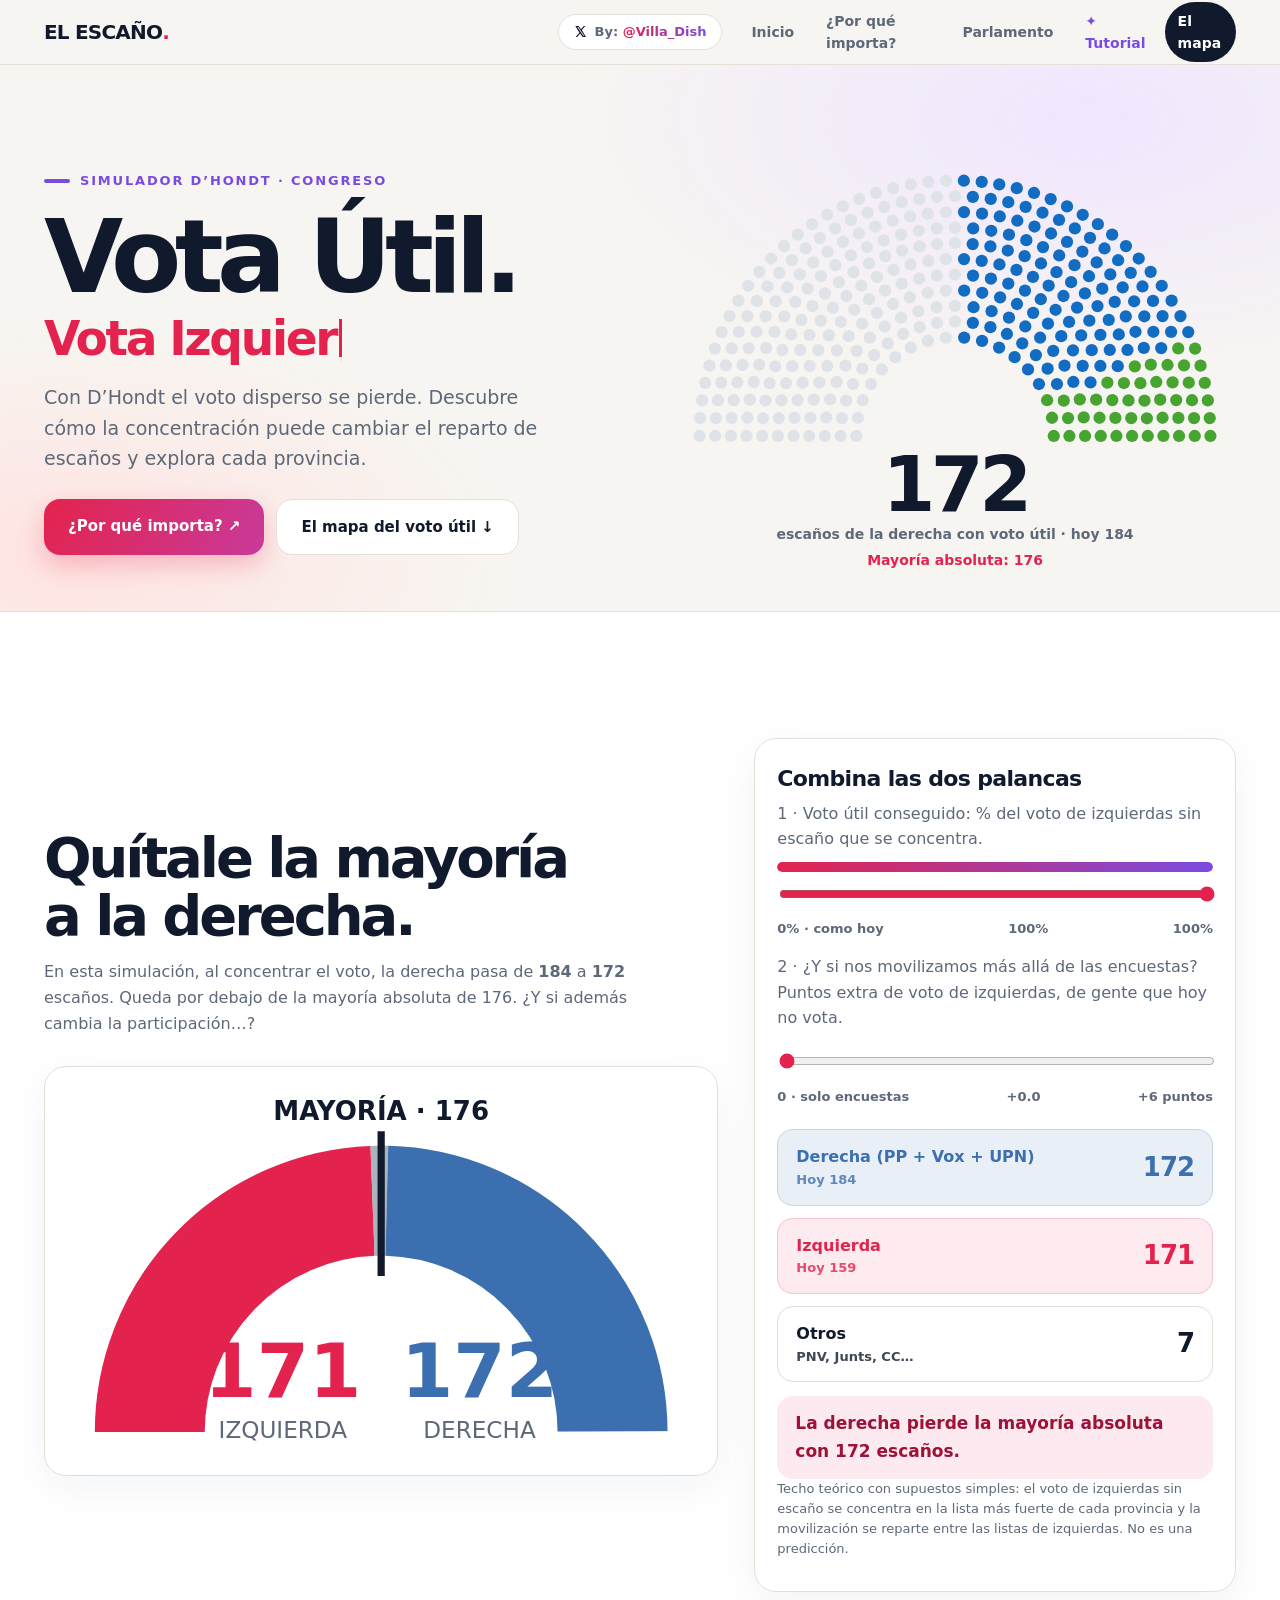
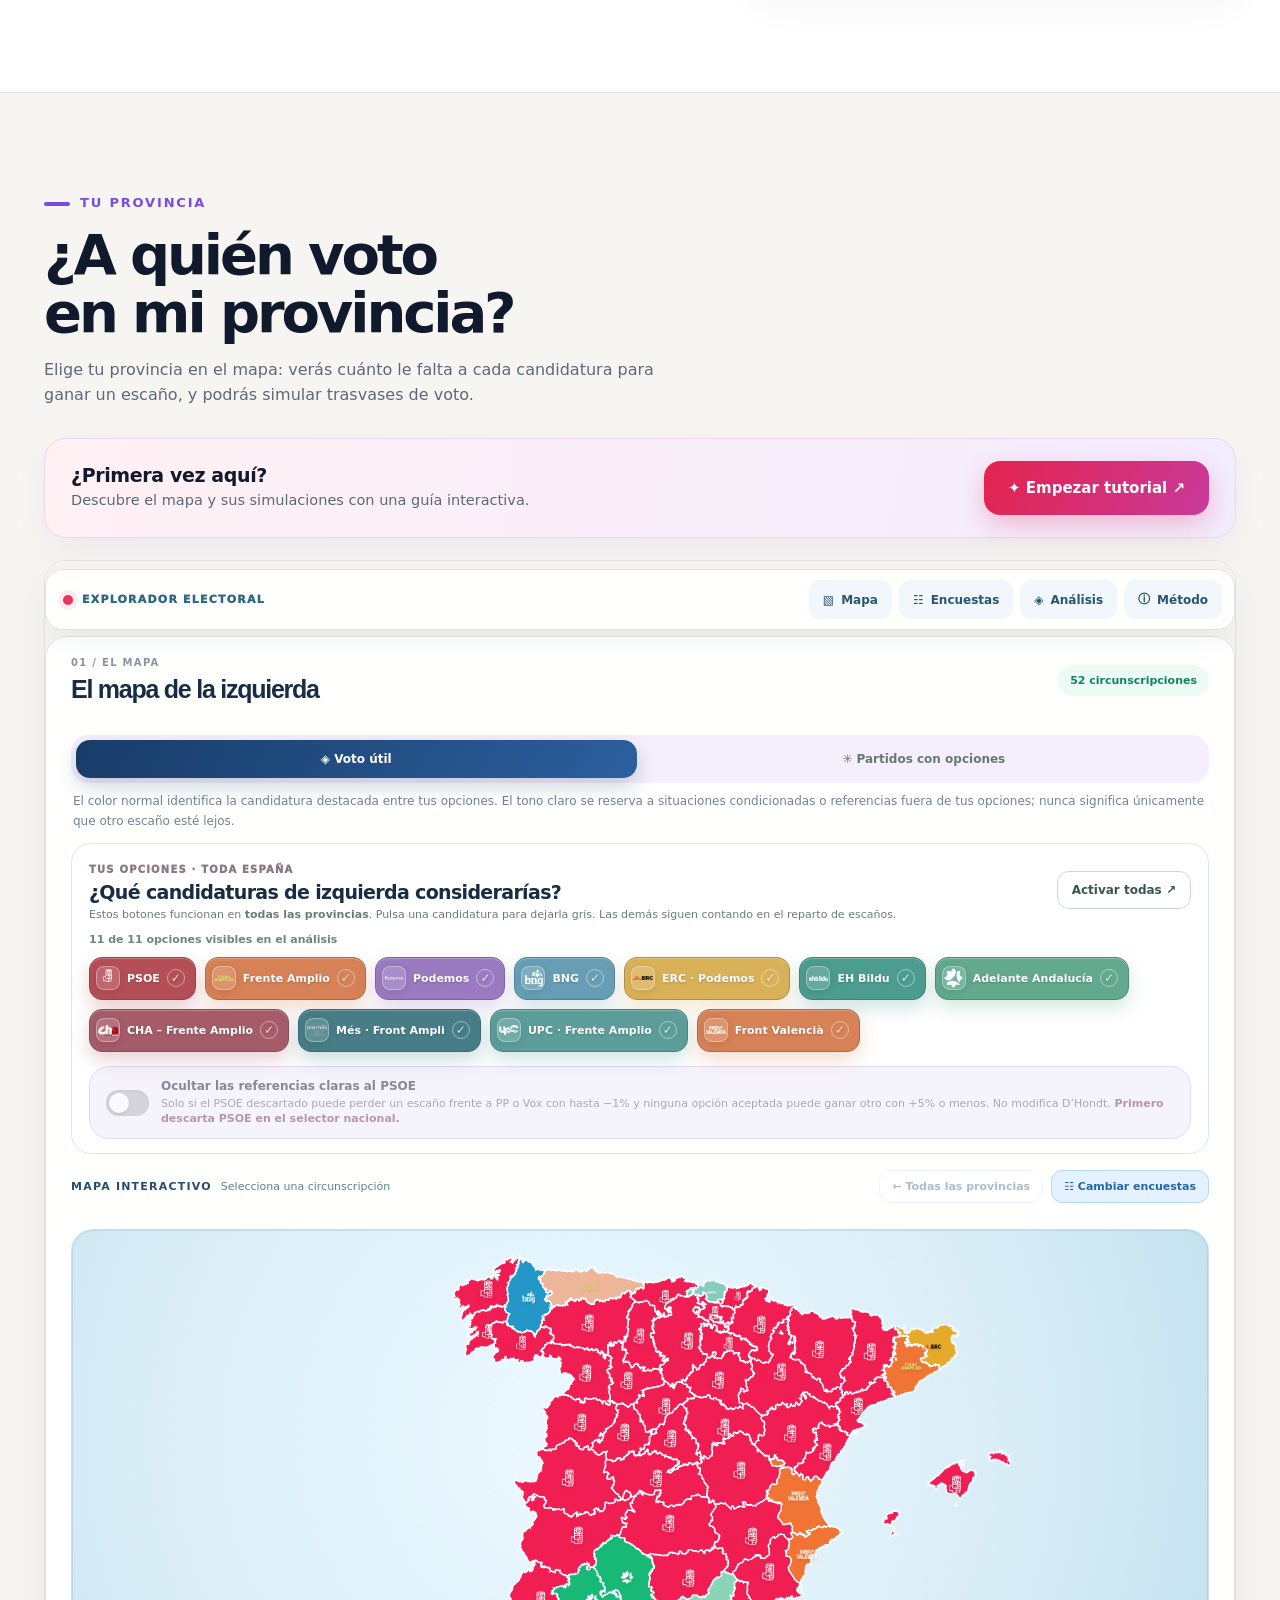
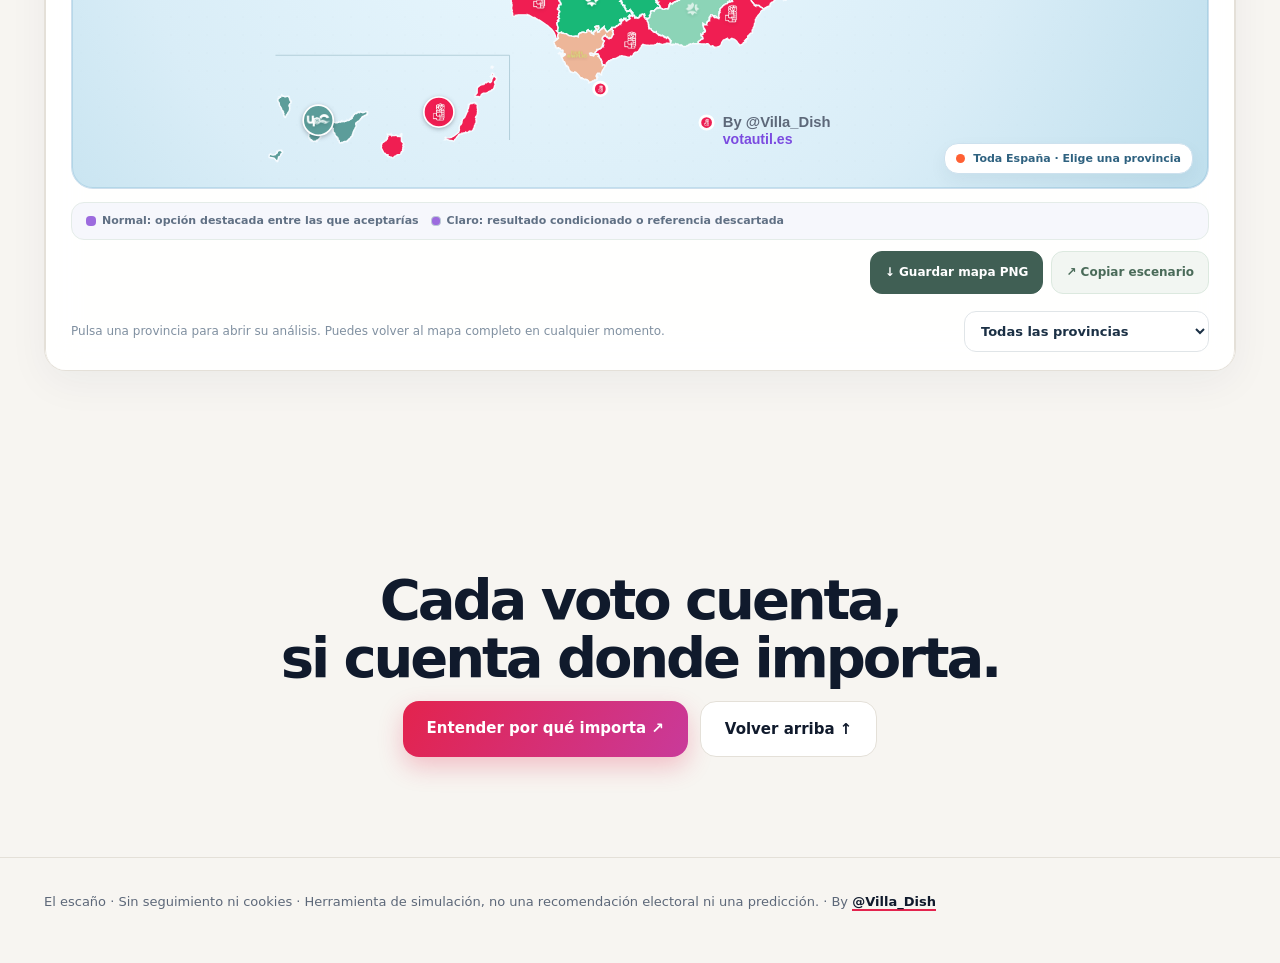
<file: index.html>
<!DOCTYPE html><html lang="es"><head><meta charset="UTF-8"><meta name="viewport" content="width=device-width,initial-scale=1"><title>Vota Útil · El Escaño</title><meta name="description" content="Simulador electoral por provincias: explora el reparto de escaños con D’Hondt y analiza escenarios de trasvases y coaliciones."><meta property="og:title" content="Vota Útil · El Escaño"><meta property="og:image" content="https://votautil.pages.dev/social-preview.png"><meta name="twitter:card" content="summary_large_image"><link rel="icon" type="image/svg+xml" href="favicon.svg"><link rel="stylesheet" href="style.css"><meta property="og:type" content="website"><meta property="og:site_name" content="El Escaño"><meta property="og:locale" content="es_ES"><meta property="og:url" content="https://votautil.es/"><meta property="og:description" content="En estas elecciones, el voto útil puede decidir si la derecha alcanza la mayoría absoluta. Cada voto cuenta. Cada escaño importa."><meta property="og:image:secure_url" content="https://votautil.pages.dev/social-preview.png"><meta property="og:image:type" content="image/png"><meta property="og:image:width" content="1200"><meta property="og:image:height" content="630"><meta property="og:image:alt" content="Vista de Vota Útil y Vota Izquierda junto al hemiciclo del Congreso de los Diputados."><meta name="twitter:title" content="Vota Útil · El Escaño"><meta name="twitter:description" content="En estas elecciones, el voto útil puede decidir si la derecha alcanza la mayoría absoluta. Cada voto cuenta. Cada escaño importa."><meta name="twitter:image" content="https://votautil.pages.dev/social-preview.png"><meta name="twitter:image:alt" content="Vista de Vota Útil y Vota Izquierda junto al hemiciclo del Congreso de los Diputados."></head><body><div id="pg"></div><div id="tdim"></div><header><div class="w"><a class="logo" href="index.html">EL ESCAÑO<b>.</b></a><a class="by" href="https://x.com/Villa_Dish" target="_blank" rel="noopener" aria-label="Creado por @Villa_Dish en X"><svg viewBox="0 0 24 24" width="13" height="13" aria-hidden="true"><path fill="currentColor" d="M18.2 2H21l-6.5 7.4L22 22h-6l-4.7-6.2L5.9 22H3l7-7.9L2.5 2h6.1l4.3 5.7L18.2 2zm-1 18h1.7L7.9 3.9H6.1L17.2 20z"/></svg><span>By: <b>@Villa_Dish</b></span></a><nav><a href="#top" class="ni">Inicio</a><a href="por-que.html">¿Por qué<span class="x"> importa</span>?</a><a href="#parlamento">Parlamento</a><a href="#tutorial" class="nt" data-tut>✦ Tutorial</a><a class="cta" href="#votar">El mapa</a></nav></div></header>
<main id="top"><div class="hero"><div class="w"><div><div class="eye">Simulador D’Hondt · Congreso</div><h1>Vota Útil.<span class="typed"><span id="ty"></span><span class="caret"></span></span></h1><p class="lead">Con D’Hondt el voto disperso se pierde. Descubre cómo la concentración puede cambiar el reparto de escaños y explora cada provincia.</p><div class="btns"><a class="btn b1" href="por-que.html">¿Por qué importa? ↗</a><a class="btn b2" href="#votar">El mapa del voto útil ↓</a></div></div>
<div><svg class="hemi" id="h1" viewBox="-165 -165 330 175" role="img" aria-label="Hemiciclo: escaños de la derecha"></svg><div class="big"><strong id="hn">187</strong><span>escaños de la derecha con voto útil · hoy <b id="h0"></b></span><small>Mayoría absoluta: 176</small></div></div></div></div></div>
<section id="parlamento" style="background:#fff;border-block:1px solid var(--line)"><div class="w"><div class="par"><div><h2 class="rv">Quítale la mayoría<br>a la derecha.</h2><p class="sub rv" id="txt"></p><div class="card rv ch" style="padding:18px 18px 8px"><svg viewBox="-110 -120 220 132" role="img" aria-label="Reparto de bloques en el Congreso" style="width:100%;display:block"><g fill="none" stroke-width="38" pathLength="350"><path d="M-80 0A80 80 0 0 1 80 0" stroke="#eceae4"/><path id="a0" d="M-80 0A80 80 0 0 1 80 0" pathLength="350" stroke="#e3234d" style="transition:stroke-dasharray .7s,stroke-dashoffset .7s"/><path id="a1" d="M-80 0A80 80 0 0 1 80 0" pathLength="350" stroke="#aab4c0" style="transition:stroke-dasharray .7s,stroke-dashoffset .7s"/><path id="a2" d="M-80 0A80 80 0 0 1 80 0" pathLength="350" stroke="#3b6fb0" style="transition:stroke-dasharray .7s,stroke-dashoffset .7s"/></g><line x1="0" y1="-104" x2="0" y2="-54" stroke="#101a2c" stroke-width="2.5"/><text x="0" y="-108" text-anchor="middle" font-size="9" font-weight="800" fill="#101a2c">MAYORÍA · 176</text><text id="cl" x="-34" y="-12" text-anchor="middle" font-size="26" font-weight="900" fill="#e3234d"></text><text x="-34" y="2" text-anchor="middle" font-size="8" fill="#5d6879">IZQUIERDA</text><text id="cr" x="34" y="-12" text-anchor="middle" font-size="26" font-weight="900" fill="#3b6fb0"></text><text x="34" y="2" text-anchor="middle" font-size="8" fill="#5d6879">DERECHA</text></svg></div></div><div class="card mob rv"><h3>Combina las dos palancas</h3><p>1 · Voto útil conseguido: % del voto de izquierdas sin escaño que se concentra.</p><div class="bar" style="margin:6px 0 2px"><i id="tb" style="background:linear-gradient(90deg,var(--acc),var(--acc2));width:100%;transition:width .3s"></i></div><input class="sl" id="sv" type="range" min="0" max="100" value="100" aria-label="Porcentaje de voto útil conseguido"><div class="sll"><span>0% · como hoy</span><b id="tv">100%</b><span>100%</span></div><p style="margin-top:14px">2 · ¿Y si nos movilizamos más allá de las encuestas? Puntos extra de voto de izquierdas, de gente que hoy no vota.</p><input class="sl" id="sl" type="range" min="0" max="60" value="0" aria-label="Movilización extra"><div class="sll"><span>0 · solo encuestas</span><b id="pv">+0</b><span>+6 puntos</span></div><div class="blocs" id="blocs"></div><div class="msg" id="msg"></div><p class="note">Techo teórico con supuestos simples: el voto de izquierdas sin escaño se concentra en la lista más fuerte de cada provincia y la movilización se reparte entre las listas de izquierdas. No es una predicción.</p></div></div></div></section>
<section id="votar"><div class="w"><div class="eye rv">Tu provincia</div><h2 class="rv" style="margin-top:12px">¿A quién voto<br>en mi provincia?</h2><p class="sub rv">Elige tu provincia en el mapa: verás cuánto le falta a cada candidatura para ganar un escaño, y podrás simular trasvases de voto.</p><div class="tutbar rv"><div><b>¿Primera vez aquí?</b><span>Descubre el mapa y sus simulaciones con una guía interactiva.</span></div><button type="button" class="btn b1" data-tut>✦ Empezar tutorial ↗</button></div><iframe class="ex" id="ex" src="explorer.html" title="Explorador de voto útil por provincia" ></iframe></div></section>
<section class="end"><div class="w"><h2 class="rv">Cada voto cuenta,<br>si cuenta donde importa.</h2><div class="btns rv"><a class="btn b1" href="por-que.html">Entender por qué importa ↗</a><a class="btn b2" href="#top">Volver arriba ↑</a></div></div></section></main><footer><div class="w">El escaño · Sin seguimiento ni cookies · Herramienta de simulación, no una recomendación electoral ni una predicción. · By <a class="fby" href="https://x.com/Villa_Dish" target="_blank" rel="noopener">@Villa_Dish</a></div></footer><script>addEventListener('scroll',()=>{const d=document.documentElement;document.getElementById('pg').style.width=100*d.scrollTop/(d.scrollHeight-d.clientHeight)+'%'},{passive:true})</script><script src="core.js"></script><script>
const ease=x=>1-Math.pow(1-x,3),rm=matchMedia('(prefers-reduced-motion:reduce)').matches;
let Tv=1,M=0;const mv=(p,m,t)=>{const v={...D[p].votes},b=dh(v,D[p].seats);let l;for(const k of L)if(v[k]&&(!l||v[k]>v[l]))l=k;for(const k of L)if(k!==l&&v[k]&&!b[k]){v[l]+=v[k]*t;v[k]*=1-t}const s=L.reduce((n,k)=>n+(v[k]||0),0);for(const k of L)if(v[k])v[k]+=m*v[k]/s;return dh(v,D[p].seats)};
const tot=(m,t=Tv)=>{const o={};P.forEach(p=>{const c=mv(p,m,t);for(const k in c)o[k]=(o[k]||0)+c[k]});return o};
const r0=sum(T0,RT);
const svg=$('h1');svg.innerHTML=pts.map(q=>`<circle cx="${q[0].toFixed(1)}" cy="${q[1].toFixed(1)}" r="3.6" fill="#dfe3e8"/>`).join('');const cs=[...svg.children];
const dr=base=>{const T=base?T0:tot(0,1),o=[];Object.keys(T).sort((a,b)=>(ORD.indexOf(a)+99)%99-(ORD.indexOf(b)+99)%99).forEach(k=>{for(let i=0;i<T[k];i++)o.push(RT.includes(k)?col(k):'#dfe3e8')});cs.forEach((c,i)=>c.setAttribute('fill',o[i]||'#dfe3e8'));return T};
const arc=(l,o,r)=>{let st=0;[[l,0],[o,1],[r,2]].forEach(([n,i])=>{const e=$('a'+i).style;e.strokeDasharray=n+' 350';e.strokeDashoffset=-st;st+=n});$('cr').textContent=r;$('cl').textContent=l};
function upd(){const T=tot(M,Tv),r=sum(T,RT),l=sum(T,L),o=350-r-l;$('pv').textContent='+'+M.toFixed(1);$('tv').textContent=Math.round(Tv*100)+'%';$('tb').style.width=Tv*100+'%';arc(l,o,r);
 $('blocs').innerHTML=`<div class="bl r${r>=176?' win':''}"><span>Derecha (PP + Vox + UPN)<small>Hoy ${r0}</small></span><b>${r}</b></div><div class="bl l${l>=176?' win':''}"><span>Izquierda<small>Hoy ${l0}</small></span><b>${l}</b></div><div class="bl"><span>Otros<small>PNV, Junts, CC…</small></span><b>${o}</b></div>`;
 const g=l>=176,e=$('msg');e.className='msg'+(g?' ok':'');e.textContent=g?`La izquierda llega a ${l} escaños: mayoría absoluta.`:r>177?`La derecha mantiene la mayoría absoluta con ${r} escaños.`:r>=176?`La derecha queda en ${r}: justo en el límite. Un escaño menos y pierde la mayoría.`:`La derecha pierde la mayoría absoluta con ${r} escaños.`}
const r1=sum(tot(0,1),RT);$('h0').textContent=r0;$('txt').innerHTML=`En esta simulación, al concentrar el voto, la derecha pasa de <b>${r0}</b> a <b>${r1}</b> escaños. ${r1>=176?'Todavía alcanza':'Queda por debajo de'} la mayoría absoluta de 176. ¿Y si además cambia la participación…?`;
$('sl').oninput=e=>{M=e.target.value/10;upd()};$('sv').oninput=e=>{Tv=e.target.value/100;upd()};
const SL=['Vota Izquierda.','Cada escaño importa.','Que no se pierda ni un voto.','Quítale la mayoría a la derecha.','Suma, no dispersa.'],ty=$('ty');
(function type(i=0,j=0,d=0){if(rm){ty.textContent=SL[0];return}const w=SL[i];j+=d?-1:1;ty.textContent=w.slice(0,j);let ms=d?32:68;if(!d&&j===w.length){d=1;ms=1700}else if(d&&!j){d=0;i=(i+1)%SL.length;ms=380}setTimeout(()=>type(i,j,d),ms)})();
upd();dr(rm?0:1);$('hn').textContent=rm?r1:r0;if(!rm){setTimeout(()=>{const t0=performance.now();(function f(n){const x=Math.min(1,(n-t0)/2200);if(x<1){requestAnimationFrame(f)}else dr();$('hn').textContent=Math.round(r0+(r1-r0)*ease(x))})(t0)},800)}
addEventListener('message',e=>{if(e.data&&e.data.h)$('ex').style.height=e.data.h+'px';if(e.data&&e.data.top)$('ex').scrollIntoView()});
const ro=new IntersectionObserver(es=>es.forEach(e=>{if(e.isIntersecting){e.target.classList.add('in');ro.unobserve(e.target)}}),{threshold:.15});document.querySelectorAll('.rv').forEach(e=>ro.observe(e));

const ex=$('ex');let exLoaded=false;ex.addEventListener('load',()=>{exLoaded=true});
const sendTut=()=>ex.contentWindow.postMessage({tut:'start',vh:innerHeight},'*');
function startTut(){ex.scrollIntoView({behavior:rm?'auto':'smooth',block:'start'});setTimeout(()=>exLoaded?sendTut():ex.addEventListener('load',sendTut,{once:true}),rm?0:500)}
document.querySelectorAll('[data-tut]').forEach(b=>b.onclick=e=>{e.preventDefault();startTut()});if(location.hash==='#tutorial')setTimeout(startTut,600);
addEventListener('message',e=>{const d=e.data||{};if(d.tut==='start')document.body.classList.add('tut');if(d.tut==='end')document.body.classList.remove('tut');
 if(d.focus){const y0=ex.getBoundingClientRect().top+scrollY,t=d.focus[0]+y0,b=d.focus[1]+y0,av=innerHeight-110;scrollTo({top:Math.max(0,b-t<=av?(t+b)/2-innerHeight/2+30:t-80),behavior:rm?'auto':'smooth'})}});
addEventListener('keydown',e=>{if(document.body.classList.contains('tut')&&['ArrowLeft','ArrowRight','Escape'].includes(e.key)){e.preventDefault();ex.contentWindow.postMessage({key:e.key},'*')}});
$('tdim').onclick=()=>ex.contentWindow.postMessage({key:'Escape'},'*');addEventListener('resize',()=>{if(document.body.classList.contains('tut'))ex.contentWindow.postMessage({vh:innerHeight},'*')});
</script></body></html>
</file>
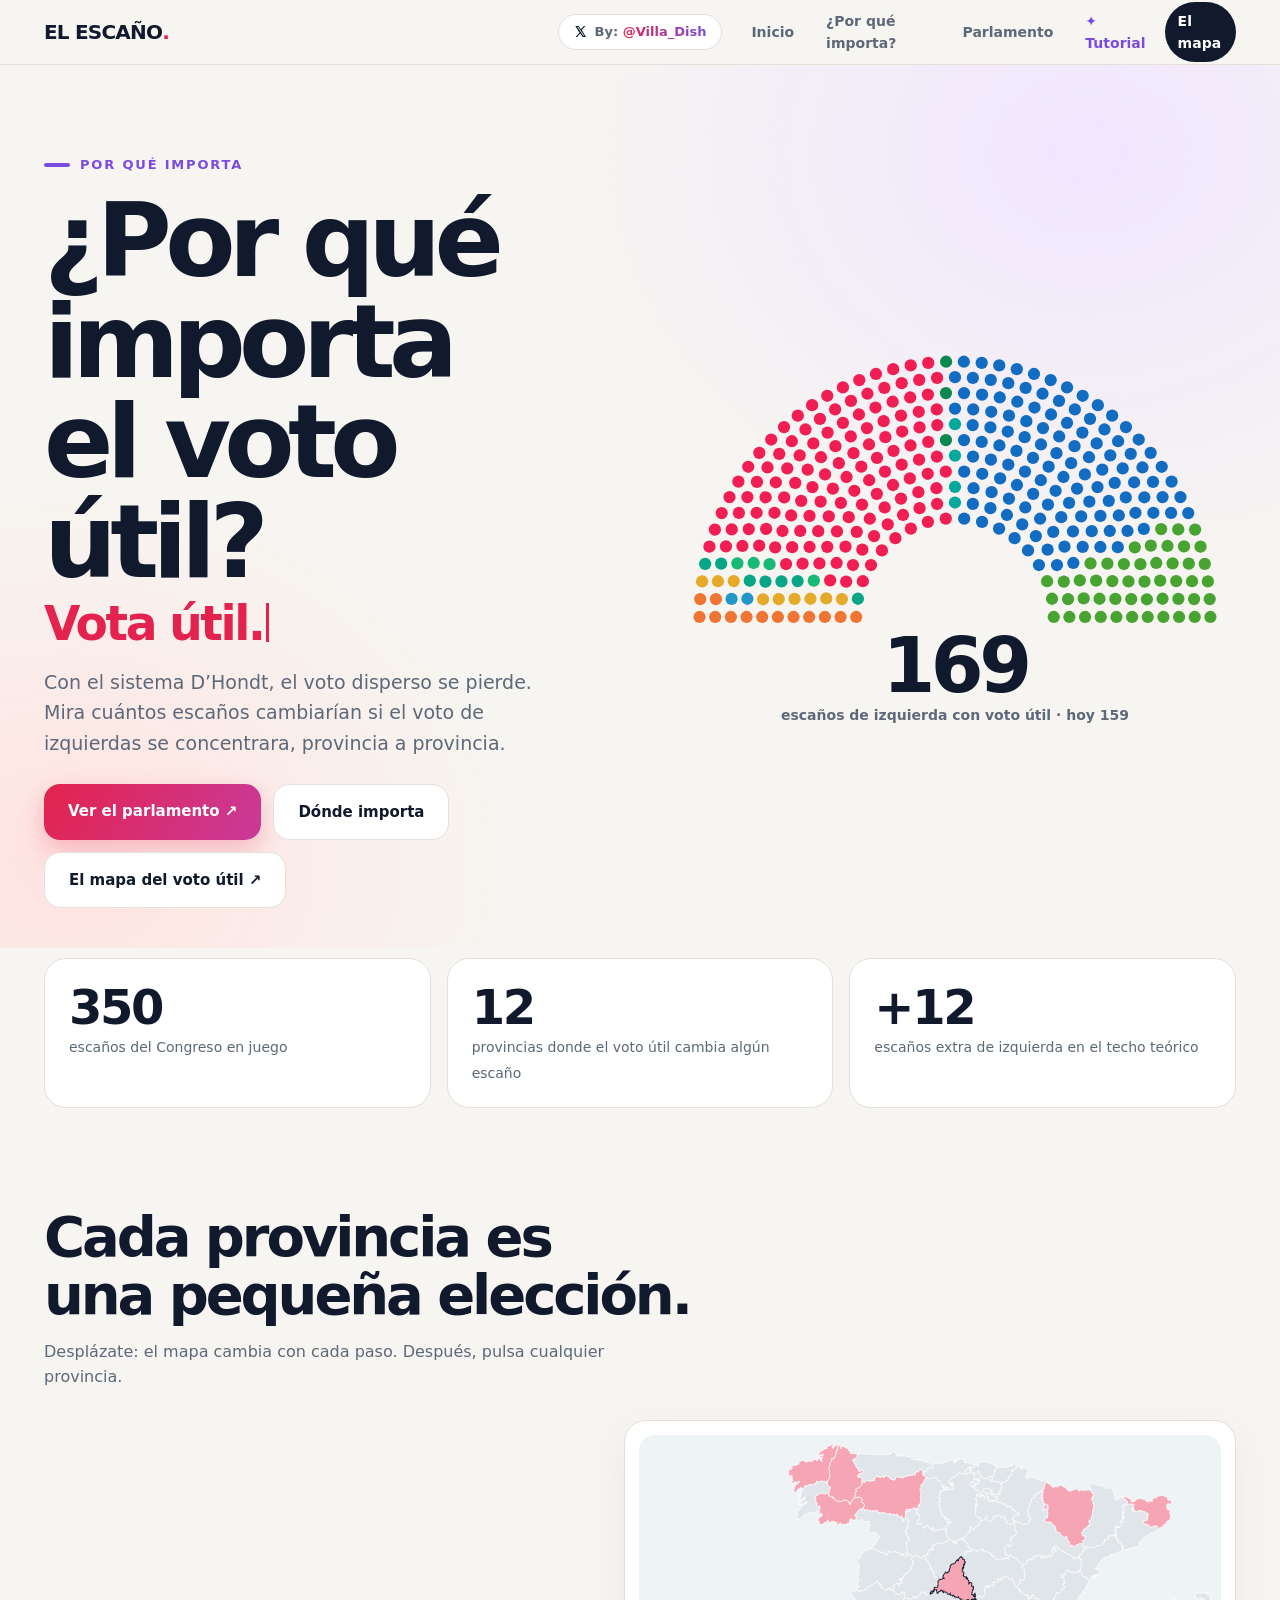
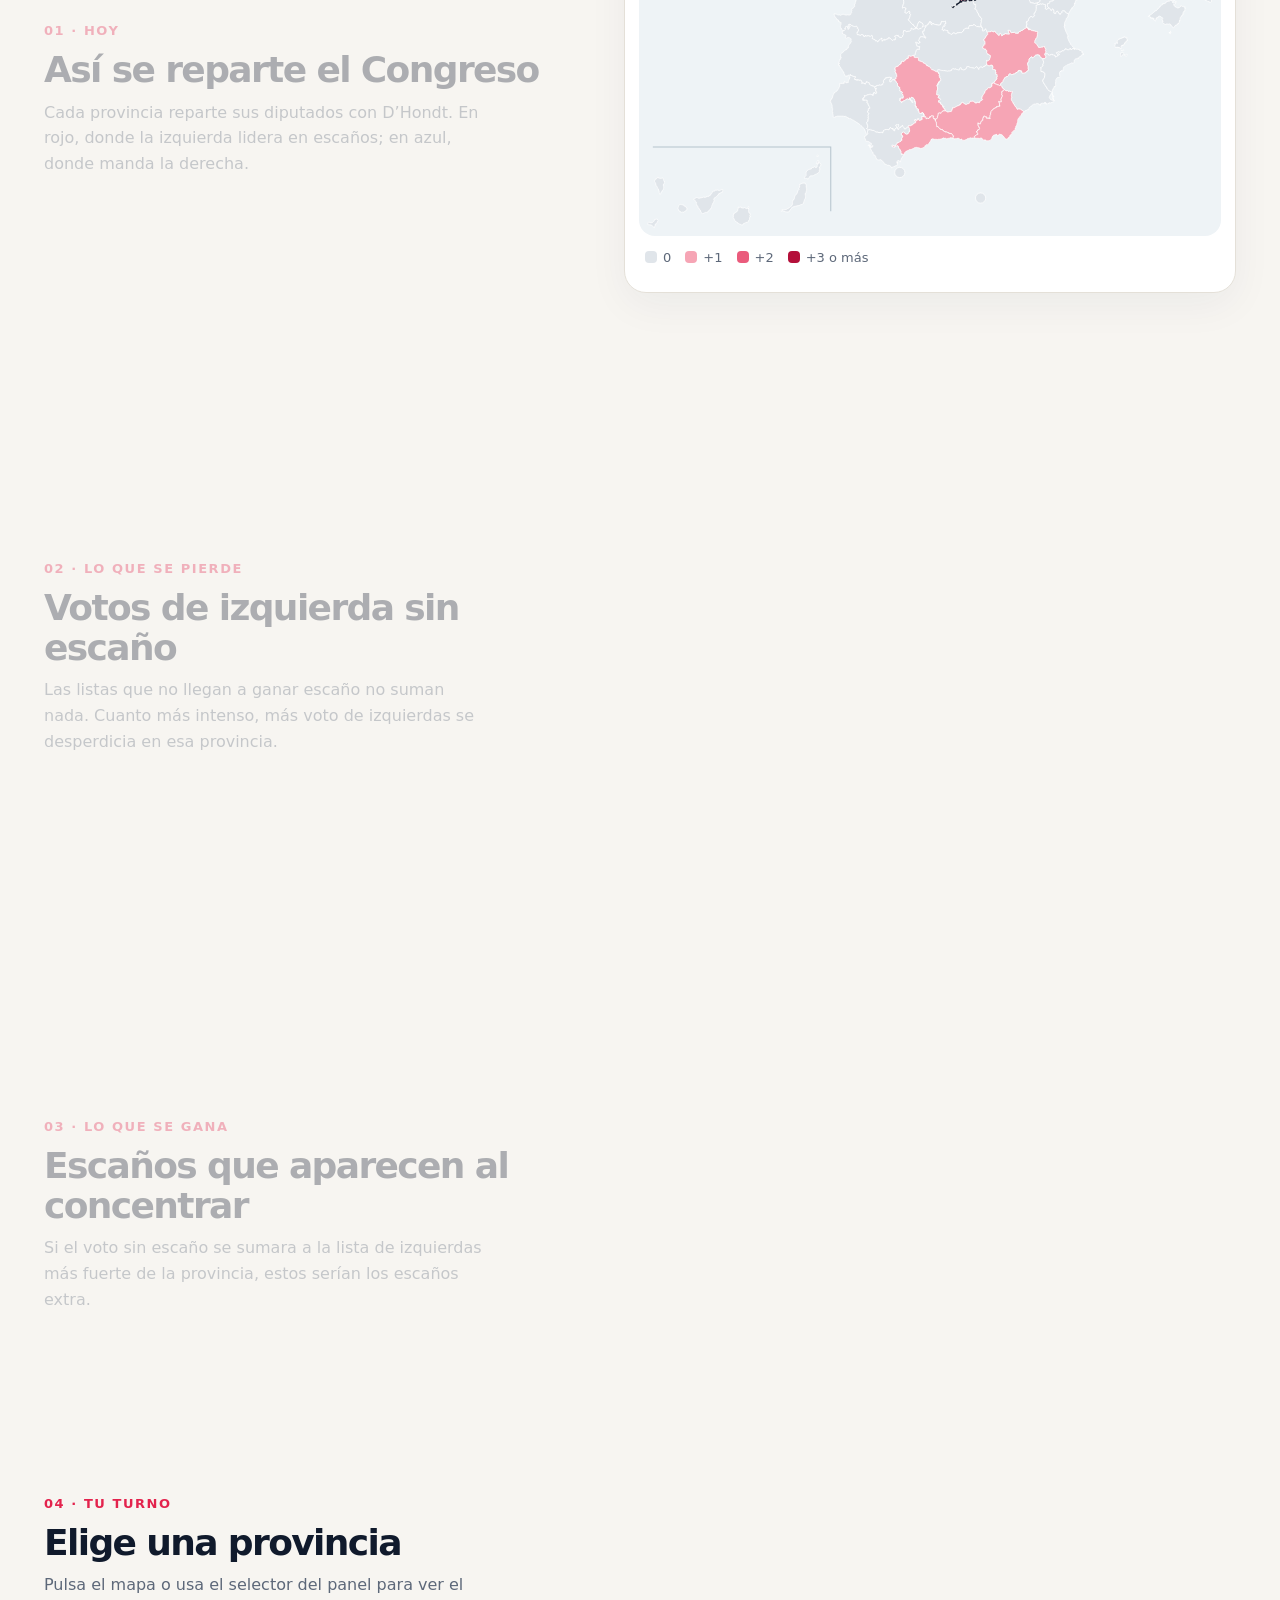
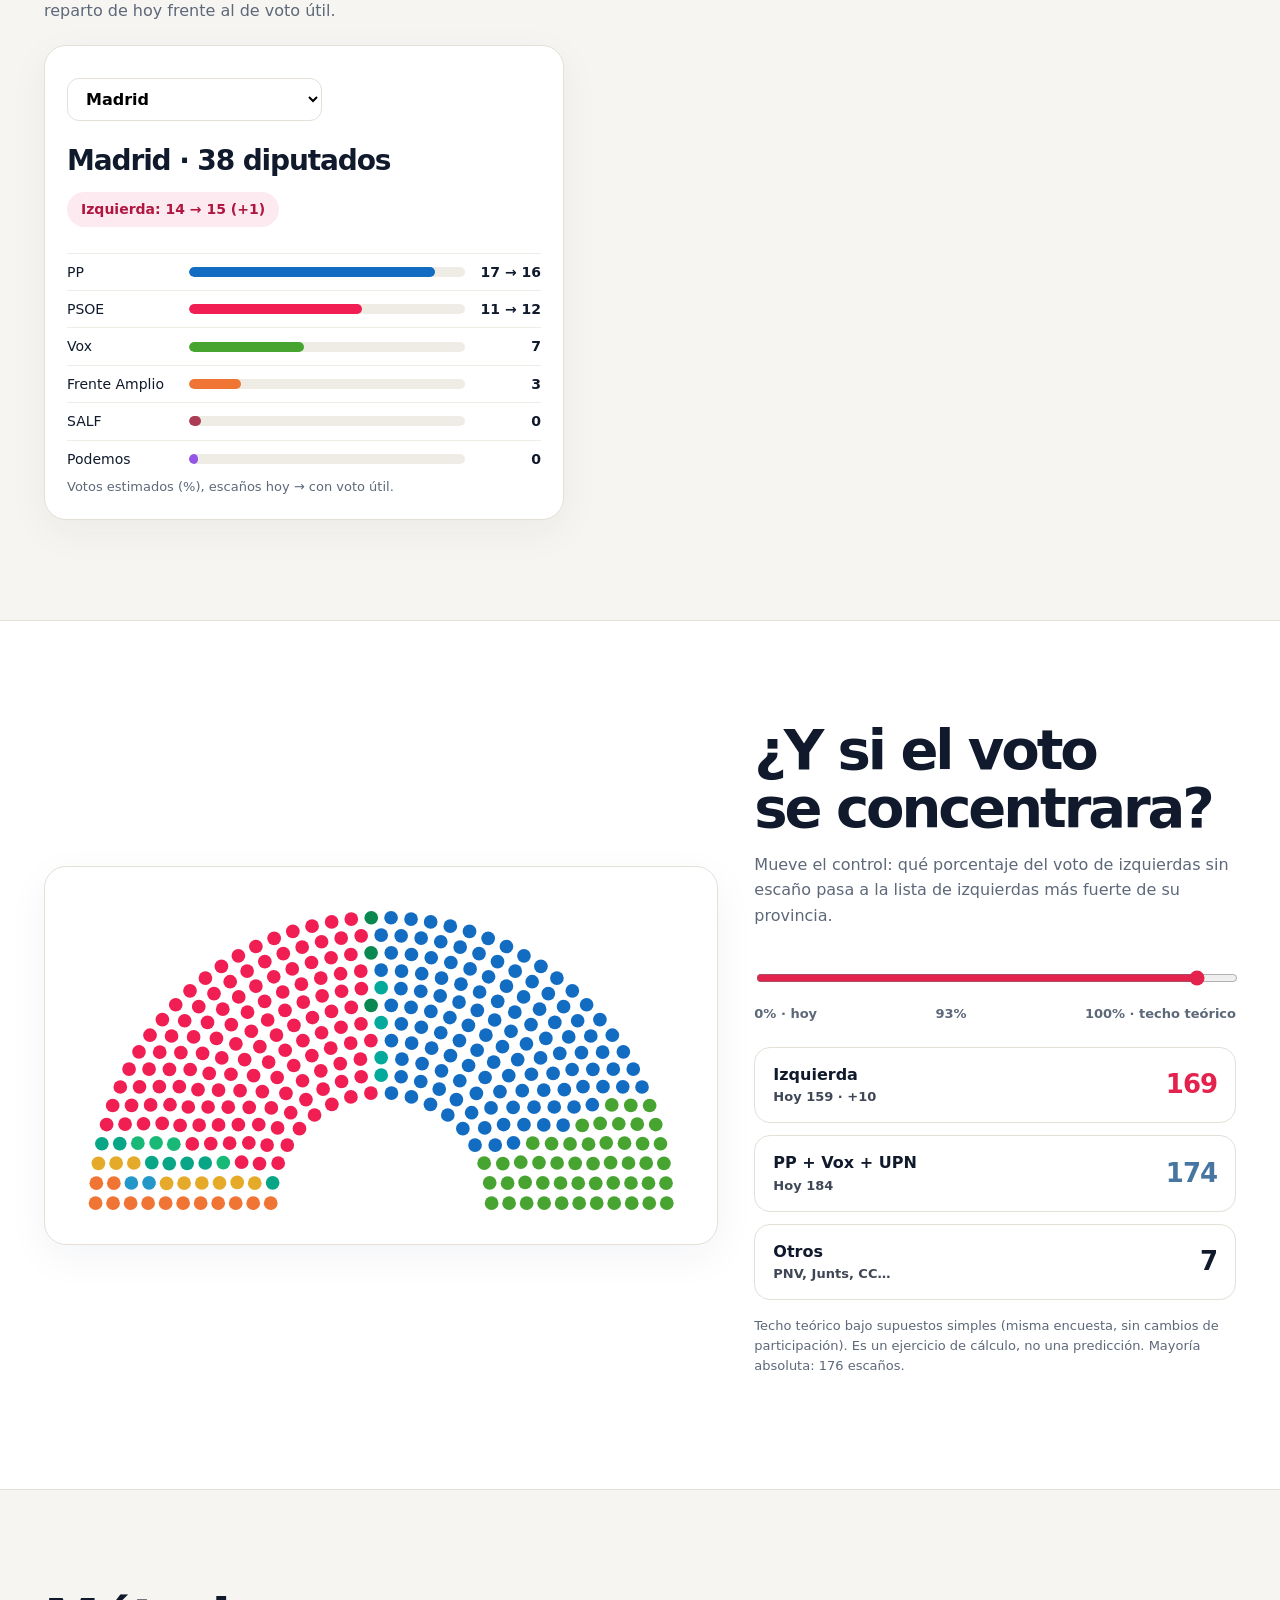
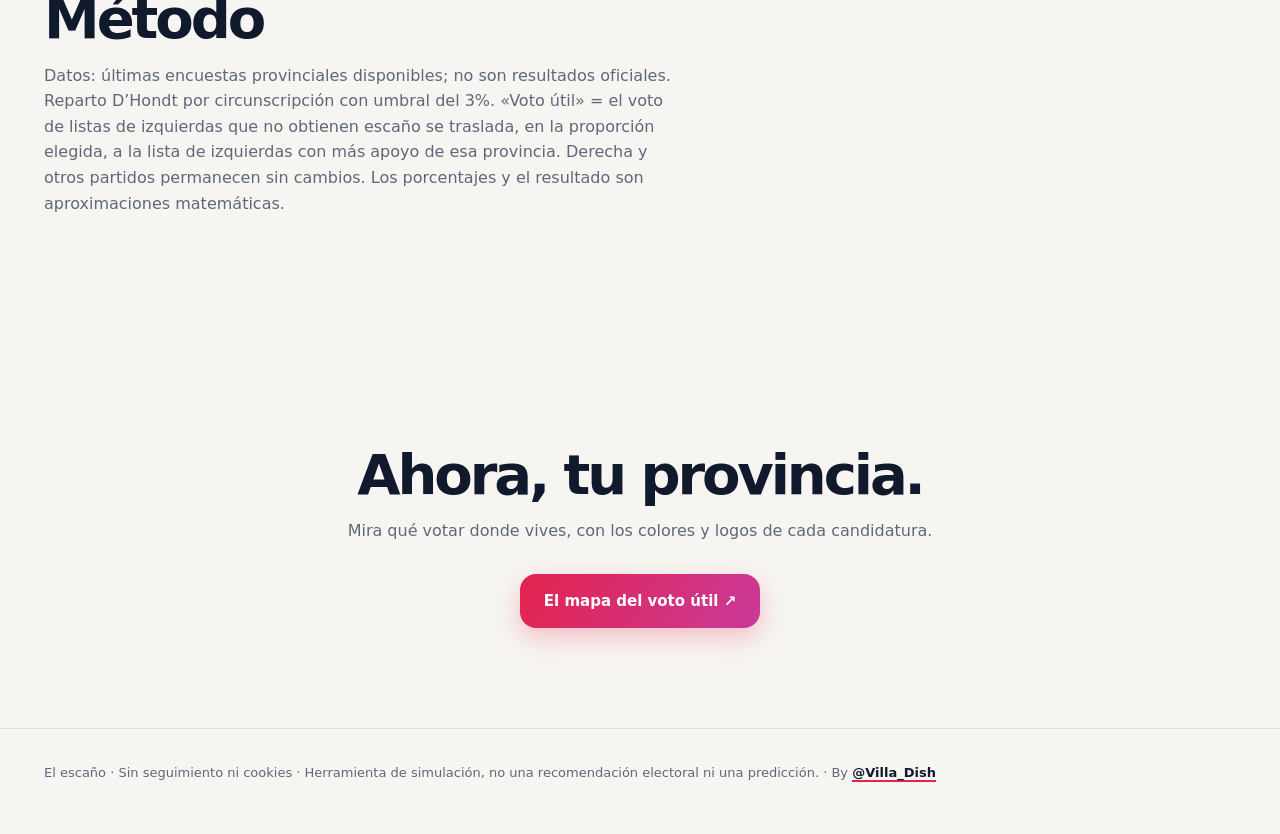
<file: por-que.html>
<!DOCTYPE html><html lang="es"><head><meta charset="UTF-8"><meta name="viewport" content="width=device-width,initial-scale=1"><title>¿Por qué importa? · El Escaño</title><meta name="description" content="Cada escaño importa. Descubre cuántos escaños se pierden por la dispersión del voto y qué pasaría con voto útil (D’Hondt, 52 circunscripciones).">
<meta property="og:title" content="Vota Izquierda. Vota Útil."><meta property="og:description" content="Explora cómo funciona el reparto de escaños y la concentración del voto, provincia a provincia."><meta property="og:image" content="https://votautil.pages.dev/social-preview.png"><meta name="twitter:card" content="summary_large_image">
<link rel="icon" type="image/svg+xml" href="favicon.svg"><link rel="stylesheet" href="style.css"><meta property="og:type" content="website"><meta property="og:site_name" content="El Escaño"><meta property="og:locale" content="es_ES"><meta property="og:url" content="https://votautil.es/por-que.html"><meta property="og:image:secure_url" content="https://votautil.pages.dev/social-preview.png"><meta property="og:image:type" content="image/png"><meta property="og:image:width" content="1200"><meta property="og:image:height" content="630"><meta property="og:image:alt" content="Vista de Vota Útil y Vota Izquierda junto al hemiciclo del Congreso de los Diputados."><meta name="twitter:title" content="¿Por qué importa? · El Escaño"><meta name="twitter:description" content="Explora cómo funciona el reparto de escaños y la concentración del voto, provincia a provincia."><meta name="twitter:image" content="https://votautil.pages.dev/social-preview.png"><meta name="twitter:image:alt" content="Vista de Vota Útil y Vota Izquierda junto al hemiciclo del Congreso de los Diputados."></head><body><div id="pg"></div>
<header><div class="w"><a class="logo" href="index.html">EL ESCAÑO<b>.</b></a><a class="by" href="https://x.com/Villa_Dish" target="_blank" rel="noopener" aria-label="Creado por @Villa_Dish en X"><svg viewBox="0 0 24 24" width="13" height="13" aria-hidden="true"><path fill="currentColor" d="M18.2 2H21l-6.5 7.4L22 22h-6l-4.7-6.2L5.9 22H3l7-7.9L2.5 2h6.1l4.3 5.7L18.2 2zm-1 18h1.7L7.9 3.9H6.1L17.2 20z"/></svg><span>By: <b>@Villa_Dish</b></span></a><nav><a href="index.html" class="ni">Inicio</a><a href="#top">¿Por qué<span class="x"> importa</span>?</a><a href="#parlamento">Parlamento</a><a href="index.html#tutorial" class="nt">✦ Tutorial</a><a class="cta" href="index.html#votar">El mapa</a></nav></div></header>
<main id="top"><div class="hero"><div class="w"><div><div class="eye">Por qué importa</div><h1>¿Por qué importa<br>el voto útil?<span class="typed"><span id="ty"></span><span class="caret"></span></span></h1><p class="lead">Con el sistema D’Hondt, el voto disperso se pierde. Mira cuántos escaños cambiarían si el voto de izquierdas se concentrara, provincia a provincia.</p><div class="btns"><a class="btn b1" href="#parlamento">Ver el parlamento ↗</a><a class="btn b2" href="#mapa">Dónde importa</a><a class="btn b2" href="index.html#votar">El mapa del voto útil ↗</a></div></div>
<div><svg class="hemi" id="h1" viewBox="-165 -165 330 175" role="img" aria-label="Hemiciclo de 350 escaños"></svg><div class="big"><strong id="hn">0</strong><span>escaños de izquierda con voto útil · hoy <b id="h0"></b></span></div></div></div></div>
<div class="w"><div class="stats rv"><div class="stat"><b data-n="350">0</b><span>escaños del Congreso en juego</span></div><div class="stat"><b id="s2" data-n="0">0</b><span>provincias donde el voto útil cambia algún escaño</span></div><div class="stat"><b id="s3" data-n="0" data-p="+">0</b><span>escaños extra de izquierda en el techo teórico</span></div></div></div>
<section id="mapa"><div class="w"><h2 class="rv">Cada provincia es<br>una pequeña elección.</h2><p class="sub rv">Desplázate: el mapa cambia con cada paso. Después, pulsa cualquier provincia.</p>
<div class="story"><div><div class="step on" data-m="hoy"><small>01 · HOY</small><h3>Así se reparte el Congreso</h3><p>Cada provincia reparte sus diputados con D’Hondt. En rojo, donde la izquierda lidera en escaños; en azul, donde manda la derecha.</p></div>
<div class="step" data-m="perdido"><small>02 · LO QUE SE PIERDE</small><h3>Votos de izquierda sin escaño</h3><p>Las listas que no llegan a ganar escaño no suman nada. Cuanto más intenso, más voto de izquierdas se desperdicia en esa provincia.</p></div>
<div class="step" data-m="juego"><small>03 · LO QUE SE GANA</small><h3>Escaños que aparecen al concentrar</h3><p>Si el voto sin escaño se sumara a la lista de izquierdas más fuerte de la provincia, estos serían los escaños extra.</p></div>
<div class="step" data-m="juego"><small>04 · TU TURNO</small><h3>Elige una provincia</h3><p>Pulsa el mapa o usa el selector del panel para ver el reparto de hoy frente al de voto útil.</p></div></div>
<div class="sticky"><div class="card mapc"><svg id="map" viewBox="0 0 569 392" role="group" aria-label="Mapa de provincias de España"><path class="p" data-p="Madrid" d="M 315.34 118 L 314.84 118.25 L 314.38 118.25 L 314.12 118.47 L 313.91 118.47 L 313.66 118.72 L 313.41 118.97 L 312.94 119.19 L 312.94 119.69 L 312.69 119.91 L 312.47 120.41 L 311.75 120.88 L 311.5 121.12 L 311.5 121.34 L 311.25 121.12 L 311.03 121.34 L 310.78 121.59 L 310.31 121.84 L 310.31 122.06 L 310.06 122.06 L 309.59 122.56 L 309.34 123.28 L 309.09 123.5 L 308.88 123.75 L 308.88 124 L 308.62 124.25 L 308.38 124.72 L 307.66 124.97 L 307.41 125.19 L 307.19 125.19 L 306.94 125.19 L 306.47 125.19 L 306.22 125.44 L 305.97 125.44 L 305.75 125.69 L 305.5 125.69 L 305.25 125.69 L 305.03 125.91 L 304.78 125.91 L 304.78 126.16 L 304.53 126.41 L 304.31 126.62 L 304.31 126.88 L 304.06 127.12 L 304.06 127.34 L 303.81 127.59 L 303.59 127.59 L 303.59 128.06 L 303.34 128.06 L 303.34 128.56 L 303.09 128.78 L 303.34 129.03 L 303.34 129.5 L 303.34 129.75 L 303.34 130 L 302.88 130.72 L 302.88 130.97 L 302.62 131.19 L 302.88 131.69 L 302.62 132.16 L 302.38 132.41 L 302.12 132.62 L 302.38 133.12 L 302.12 133.34 L 302.12 133.12 L 301.91 133.12 L 301.41 133.12 L 301.19 133.34 L 300.94 133.34 L 300.22 133.34 L 300.22 133.12 L 299.5 132.88 L 299.25 133.12 L 299.25 133.34 L 299.03 133.59 L 298.53 134.06 L 298.78 134.31 L 298.53 134.78 L 298.31 134.78 L 298.06 135.03 L 297.81 135.53 L 297.59 135.75 L 297.34 135.75 L 297.34 136.25 L 297.09 136.72 L 296.88 136.97 L 296.62 136.97 L 296.12 137.44 L 296.12 137.69 L 296.12 137.91 L 296.38 138.16 L 296.38 138.62 L 296.38 138.88 L 296.12 139.12 L 296.38 139.34 L 296.12 139.34 L 296.38 139.59 L 296.62 139.59 L 296.62 139.84 L 296.12 140.06 L 295.66 140.06 L 294.94 140.56 L 293.97 140.56 L 293.75 140.56 L 293.5 140.31 L 293.25 139.59 L 293.25 139.34 L 293.03 139.34 L 292.53 139.34 L 292.53 139.59 L 292.53 140.31 L 293.03 140.56 L 292.78 140.78 L 292.78 141.03 L 292.78 141.28 L 292.53 142 L 292.06 142.25 L 291.59 142.47 L 291.59 142.72 L 291.59 142.97 L 291.34 143.19 L 291.59 143.44 L 291.59 143.91 L 291.34 144.41 L 291.59 144.62 L 291.59 145.59 L 291.59 145.84 L 291.59 146.06 L 291.59 146.31 L 291.59 146.56 L 291.09 146.78 L 291.09 147.03 L 290.88 147.03 L 290.88 147.28 L 290.88 147.53 L 291.09 147.53 L 291.09 147.75 L 291.34 147.75 L 291.34 148 L 291.34 148.25 L 291.09 148.25 L 290.62 148 L 290.38 148.25 L 290.12 148.25 L 289.91 148.25 L 288.94 148.25 L 288.69 148.25 L 288.47 148.47 L 287.97 148.72 L 287.97 148.97 L 287.75 148.97 L 287.75 149.19 L 287.75 149.44 L 287.75 150.16 L 287.75 150.41 L 287.75 150.62 L 287.5 150.62 L 287.5 150.88 L 287.25 150.88 L 287.25 151.12 L 287.25 151.34 L 287.25 151.84 L 287.03 151.84 L 286.78 151.84 L 286.31 151.84 L 286.06 151.84 L 285.81 152.06 L 285.59 151.84 L 285.34 151.34 L 285.34 151.12 L 285.09 151.12 L 285.09 150.88 L 284.88 150.88 L 284.62 150.88 L 284.38 151.12 L 284.62 151.34 L 284.88 152.06 L 285.09 152.81 L 284.88 153.03 L 284.62 153.03 L 284.38 153.53 L 284.12 153.53 L 284.12 154 L 283.66 154.25 L 283.91 154.97 L 283.91 155.19 L 284.12 155.19 L 283.91 155.69 L 283.91 155.91 L 283.66 155.91 L 283.41 155.91 L 283.66 156.16 L 283.41 156.41 L 284.38 156.62 L 284.62 156.62 L 285.09 156.62 L 285.34 156.41 L 285.34 156.16 L 285.34 155.91 L 285.59 155.91 L 286.06 155.91 L 286.53 155.44 L 287.5 155.44 L 287.75 155.19 L 287.97 154.97 L 287.97 154.25 L 288.22 154.47 L 288.22 154.25 L 288.47 154 L 288.69 153.75 L 288.94 153.28 L 289.19 153.28 L 289.41 153.03 L 289.41 152.81 L 289.41 152.56 L 289.66 152.06 L 290.12 152.06 L 290.12 152.31 L 290.38 152.31 L 290.38 153.03 L 290.38 153.28 L 290.38 153.75 L 290.62 154.47 L 290.62 154.97 L 290.62 155.19 L 290.88 155.19 L 291.34 155.44 L 291.34 155.69 L 291.81 155.44 L 291.81 155.69 L 291.81 155.91 L 292.06 155.91 L 292.31 155.91 L 292.53 155.69 L 293.03 155.44 L 293.03 155.19 L 293.03 154.97 L 293.25 154.97 L 293.5 154.47 L 293.75 153.75 L 294.22 153.75 L 294.47 154 L 294.69 153.75 L 294.69 154 L 294.94 154 L 295.19 153.75 L 294.94 153.53 L 295.19 153.28 L 295.19 153.03 L 295.41 152.81 L 295.91 153.03 L 295.91 153.28 L 296.12 153.28 L 295.91 153.53 L 296.12 153.75 L 296.38 154 L 296.88 154.25 L 296.88 154.47 L 296.62 154.72 L 296.88 154.97 L 297.34 154.97 L 297.59 154.97 L 297.81 154.97 L 298.06 155.19 L 298.31 154.97 L 298.53 154.72 L 298.78 154.25 L 299.25 154.25 L 299.25 154.47 L 299.5 154.47 L 299.75 154.72 L 300.69 154.97 L 300.47 154.97 L 300.47 155.44 L 300.69 155.44 L 300.69 155.69 L 300.94 156.16 L 301.41 156.16 L 301.66 156.41 L 302.12 156.41 L 302.88 156.41 L 302.62 156.88 L 302.88 157.12 L 302.88 157.34 L 303.09 157.12 L 303.09 156.88 L 303.34 156.88 L 303.59 156.62 L 303.59 156.88 L 303.81 157.34 L 304.06 157.34 L 304.53 157.34 L 305.03 157.34 L 305.25 157.34 L 305.5 157.34 L 305.75 157.84 L 305.97 157.84 L 305.97 158.06 L 306.22 158.56 L 306.47 158.56 L 306.94 158.06 L 307.19 158.06 L 307.41 157.84 L 307.91 158.56 L 308.12 158.81 L 308.12 159.03 L 308.38 159.28 L 309.09 159.75 L 309.34 159.53 L 309.81 159.03 L 310.06 159.03 L 310.31 159.28 L 310.78 159.75 L 311.03 159.75 L 311.25 159.53 L 311.75 159.28 L 311.75 159.53 L 311.75 159.75 L 311.97 160 L 312.69 160.25 L 312.94 160.47 L 313.41 160.72 L 313.19 160.97 L 313.41 161.19 L 313.66 161.19 L 313.41 161.69 L 313.19 161.91 L 312.94 161.91 L 312.69 161.91 L 313.19 162.41 L 312.94 162.41 L 312.94 162.62 L 312.94 162.88 L 312.47 162.88 L 312.47 163.34 L 312.22 163.34 L 312.22 163.59 L 311.97 163.59 L 311.5 163.84 L 311.25 164.31 L 311.03 164.31 L 311.03 164.06 L 310.78 164.31 L 310.53 164.31 L 310.31 164.56 L 310.06 164.81 L 309.81 165.03 L 309.81 165.28 L 309.81 165.53 L 309.59 165.53 L 309.59 165.75 L 309.59 166 L 309.34 165.75 L 309.09 165.75 L 309.34 166.25 L 309.59 166.25 L 309.81 166.25 L 309.81 166.47 L 309.34 166.47 L 309.09 166.47 L 308.88 166.25 L 308.62 166.25 L 308.88 166.72 L 308.88 166.97 L 308.62 167.19 L 308.38 167.19 L 308.38 166.97 L 308.62 166.72 L 308.62 166.47 L 308.38 166.47 L 308.38 166.72 L 308.12 166.72 L 307.91 166.97 L 307.91 167.19 L 307.66 167.19 L 307.41 167.19 L 307.41 166.97 L 307.19 166.97 L 306.94 166.97 L 306.94 167.19 L 306.69 167.19 L 306.47 167.44 L 306.47 167.69 L 306.47 167.91 L 306.22 167.91 L 306.22 167.44 L 305.75 167.44 L 305.25 167.69 L 305.03 167.91 L 305.03 168.16 L 305.25 168.41 L 305.03 168.62 L 305.25 168.62 L 305.25 168.88 L 305.97 168.88 L 306.47 169.12 L 306.94 169.59 L 307.19 169.59 L 307.66 169.12 L 308.12 168.62 L 308.88 168.16 L 309.09 167.69 L 309.09 167.44 L 309.59 167.19 L 310.31 166.97 L 310.53 167.19 L 311.25 166.72 L 311.5 166.47 L 311.75 166.47 L 312.47 166.47 L 312.47 166.25 L 312.69 166.25 L 312.47 165.53 L 312.69 165.28 L 312.94 165.53 L 313.19 165.28 L 313.41 165.03 L 313.91 165.03 L 313.91 164.56 L 314.38 164.56 L 314.38 164.31 L 315.09 164.31 L 315.81 164.31 L 316.06 164.31 L 316.06 164.06 L 316.06 163.84 L 316.31 163.59 L 316.31 163.34 L 316.53 163.34 L 316.53 163.12 L 316.78 163.12 L 316.78 163.34 L 317.03 163.12 L 317.25 163.34 L 317.25 163.12 L 317.5 163.34 L 317.75 163.34 L 318.22 163.12 L 318.47 163.12 L 318.47 163.34 L 318.47 163.59 L 318.69 163.59 L 318.94 163.59 L 319.19 163.12 L 319.66 163.34 L 319.66 163.59 L 319.91 163.84 L 320.12 163.59 L 320.12 163.34 L 320.38 163.12 L 320.62 163.12 L 320.62 162.62 L 320.62 162.41 L 320.62 162.16 L 321.09 161.91 L 321.59 161.91 L 321.81 161.91 L 322.06 161.91 L 322.53 162.41 L 322.78 162.88 L 323.03 163.12 L 323.25 163.12 L 323.5 163.12 L 323.75 163.12 L 323.75 162.88 L 323.97 162.88 L 324.22 162.88 L 324.22 163.12 L 324.47 162.88 L 324.69 162.62 L 324.69 162.88 L 325.19 162.88 L 325.91 162.62 L 326.38 161.91 L 326.38 161.69 L 326.62 161.69 L 326.84 161.69 L 326.84 161.44 L 327.09 161.44 L 327.09 161.69 L 327.34 161.69 L 327.34 162.16 L 327.34 162.41 L 327.59 162.41 L 328.06 162.62 L 328.53 162.62 L 329.03 162.41 L 329.25 162.41 L 329.5 162.41 L 330.47 161.44 L 330.69 161.19 L 330.47 160.97 L 330.69 160.97 L 330.69 160.72 L 330.47 160.72 L 330.47 160.47 L 330.22 160.25 L 329.97 160 L 329.97 159.75 L 329.75 159.75 L 329.75 159.53 L 329.5 159.53 L 329.25 159.28 L 329.25 159.03 L 329.5 158.56 L 329.75 158.56 L 329.75 158.81 L 329.97 158.81 L 330.22 158.81 L 330.22 158.56 L 329.97 158.56 L 329.97 158.06 L 329.75 157.59 L 329.5 157.34 L 329.75 157.12 L 329.5 157.12 L 329.75 156.88 L 329.75 156.62 L 329.75 156.41 L 329.75 156.16 L 329.75 155.91 L 329.5 155.69 L 329.5 155.44 L 329.5 155.19 L 329.25 154.72 L 329.25 154.25 L 329.25 154 L 329.03 154 L 329.03 153.75 L 329.03 153.53 L 328.78 153.53 L 328.31 154 L 327.81 154.47 L 327.59 154.47 L 327.34 154.72 L 326.84 155.44 L 326.84 155.69 L 326.62 155.44 L 326.62 155.19 L 326.12 155.19 L 326.12 154.72 L 326.62 154.25 L 326.62 153.75 L 326.62 153.28 L 326.62 153.03 L 326.62 152.81 L 326.84 152.31 L 327.34 152.06 L 327.34 151.84 L 327.59 151.84 L 327.59 151.34 L 327.81 151.12 L 327.81 150.88 L 327.81 150.62 L 327.59 150.62 L 327.59 150.41 L 327.59 150.16 L 328.06 149.91 L 327.81 149.44 L 328.06 149.44 L 328.06 148.97 L 328.31 148.72 L 327.81 148.47 L 327.81 148.25 L 327.81 148 L 327.59 148 L 327.59 147.75 L 327.59 147.28 L 327.09 147.53 L 326.84 147.53 L 326.84 147.28 L 326.12 147.28 L 326.12 147.03 L 326.12 146.56 L 326.12 146.31 L 326.38 145.84 L 326.12 145.12 L 326.12 144.88 L 326.12 144.41 L 325.41 143.91 L 325.19 143.44 L 325.19 143.69 L 324.94 143.69 L 324.69 143.44 L 324.69 143.19 L 323.97 143.44 L 323.75 143.44 L 323.5 143.44 L 323.25 143.69 L 323.25 143.44 L 323.5 142.97 L 323.5 142.72 L 323.5 142.47 L 323.5 142.25 L 323.5 142 L 323.25 142 L 323.03 141.75 L 322.78 141.75 L 322.06 141.03 L 322.06 140.78 L 322.06 140.56 L 322.31 140.31 L 322.31 140.06 L 321.81 139.84 L 322.06 139.84 L 322.31 139.59 L 322.31 139.12 L 322.06 139.34 L 321.81 139.12 L 321.81 139.34 L 321.59 139.34 L 321.59 139.12 L 321.09 138.88 L 321.09 138.62 L 321.09 138.41 L 320.84 138.16 L 320.84 137.69 L 320.62 137.44 L 320.38 137.44 L 320.12 137.19 L 319.91 137.19 L 319.91 137.69 L 319.91 138.16 L 319.66 137.91 L 319.41 137.91 L 319.41 137.69 L 319.19 137.69 L 319.19 137.91 L 318.94 137.91 L 318.69 137.91 L 318.69 137.69 L 318.47 137.69 L 318.47 137.44 L 318.22 137.19 L 317.97 136.97 L 318.22 136.72 L 318.22 136.47 L 318.47 136.25 L 318.69 136 L 318.94 136 L 318.94 135.53 L 318.69 135.28 L 318.47 135.53 L 318.47 135.28 L 318.69 134.56 L 318.69 134.31 L 318.47 133.84 L 318.22 133.84 L 318.22 133.59 L 317.97 133.34 L 317.5 133.34 L 317.03 133.12 L 316.78 133.12 L 316.78 132.88 L 317.03 132.88 L 317.25 132.88 L 317.25 132.41 L 317.5 132.16 L 317.5 131.91 L 317.75 131.69 L 317.5 131.19 L 317.75 131.19 L 317.97 130.97 L 317.75 130.72 L 317.97 130.47 L 317.75 130.25 L 318.47 129.75 L 318.69 129.75 L 318.69 129.5 L 318.69 129.28 L 318.69 129.03 L 318.69 128.78 L 318.47 129.03 L 318.47 128.78 L 318.22 128.78 L 318.22 128.56 L 318.22 128.31 L 318.47 128.56 L 318.69 128.31 L 318.47 128.31 L 318.69 128.06 L 318.69 127.84 L 318.94 127.34 L 318.94 127.12 L 318.94 126.88 L 319.19 126.88 L 319.19 126.41 L 319.41 125.91 L 319.41 125.69 L 319.41 125.19 L 320.12 124.97 L 320.12 124.72 L 320.12 124.47 L 319.91 124 L 319.41 123.75 L 319.19 123.03 L 318.94 123.03 L 318.94 122.78 L 318.94 122.56 L 319.19 122.31 L 318.94 122.06 L 319.19 122.06 L 319.19 121.84 L 319.19 121.34 L 318.94 121.34 L 318.69 121.34 L 318.47 121.34 L 318.22 121.12 L 317.75 120.88 L 317.5 120.88 L 317.25 120.88 L 317.25 120.62 L 317.25 120.41 L 317.25 120.16 L 317.03 119.69 L 316.78 119.19 L 316.06 118.97 L 316.06 118.72 L 315.81 118.72 L 315.81 118.25 L 315.81 118 L 315.34 118 z M 292.53 137.44 L 291.81 137.91 L 291.81 138.16 L 291.59 138.16 L 291.59 138.41 L 291.59 138.62 L 292.31 138.41 L 293.25 138.41 L 293.5 138.41 L 293.75 138.16 L 293.5 137.91 L 293.25 137.69 L 293.03 137.44 L 292.78 137.44 L 292.53 137.44 z M 320.84 139.12 L 321.09 139.34 L 321.09 139.59 L 320.84 139.84 L 320.62 139.84 L 320.62 139.59 L 320.84 139.34 L 320.84 139.12 z " transform="" tabindex="0" role="button" aria-label="Madrid"/><path class="p" data-p="Segovia" d="m 420.23,112.09 0,0.24 0.24,0.48 0,0.24 0,0.24 0.24,0 0.24,0.24 0.48,0.48 0.48,0.24 0.24,0 0.48,-0.24 0.24,-0.24 0.24,0 0.24,0.48 0.24,0.24 0.24,0 0,0.24 0,0.24 0,0.24 0,0.72 0.24,0.24 0.48,0 0.24,0.24 0.24,0.24 0.24,0 0.24,0 0,-0.24 0.24,0.24 0.24,0 0.24,0.24 0.24,0 0,-0.24 0.24,0 -0.24,0.48 0,0.24 -0.24,0.72 0,0.24 0,0.24 -0.24,0.24 0.24,0.24 0,0.24 -0.24,0.24 0.24,0 0.48,0.72 0.72,0.24 0,0.24 0.48,0 0.24,0.48 0.24,0 0,0.48 0.72,0.48 0.48,-0.24 0,0.48 0.48,0.48 0.24,0 0,0.24 -0.24,0.24 -0.24,0 -0.48,0.48 0,0.24 -0.48,0.96 0,-0.48 -0.24,-0.24 -0.24,0 -0.48,0.24 0,0.48 -0.24,0 -0.24,0 0,-0.24 -0.24,0 -0.24,0 -0.24,0 0,0.24 -0.24,0 -0.24,0 -0.48,0 -0.24,-0.24 -0.72,0.24 -0.48,-0.24 -0.24,-0.48 0,0.24 0,0.24 0.24,0 0.24,0.24 0,0.24 0,0.24 -0.24,0.48 0,0.24 0,0.24 0,0.24 -0.48,0 -0.72,0 0,0.24 -0.24,0.24 -0.24,0.48 -0.24,0 0,0.24 -0.24,0 -0.24,0.24 0,-0.24 -0.24,0.24 -0.24,0 -0.24,0.48 -0.24,0.24 -0.24,-0.24 -0.48,0 -0.48,0 -0.48,0.24 -0.48,0 -0.24,0.24 -0.24,0 -0.24,0.24 -0.24,0.24 -0.48,0.24 0,0.48 -0.24,0.24 -0.24,0.48 -0.72,0.48 -0.24,0.24 0,0.24 -0.24,-0.24 -0.24,0.24 -0.24,0.24 -0.48,0.24 0,0.24 -0.24,0 -0.48,0.48 -0.24,0.72 -0.24,0.24 -0.24,0.24 0,0.24 -0.24,0.24 -0.24,0.48 -0.72,0.24 -0.24,0.24 -0.24,0 -0.24,0 -0.48,0 -0.24,0.24 -0.24,0 -0.24,0.24 -0.24,0 -0.24,0 -0.24,0.24 -0.24,0 0,0.24 -0.24,0.24 -0.24,0.24 0,0.24 -0.24,0.24 0,0.24 -0.24,0.24 -0.24,0 0,0.48 -0.24,0 0,0.48 -0.24,0.24 0.24,0.24 0,0.48 0,0.24 0,0.24 -0.48,0.72 0,0.24 -0.24,0.24 0.24,0.48 -0.24,0.48 -0.24,0.24 -0.24,0.24 0.24,0.48 -0.24,0.24 0,-0.24 -0.24,0 -0.48,0 -0.24,0.24 -0.24,0 -0.72,0 0,-0.24 -0.72,-0.24 -0.24,0.24 0,0.24 -0.24,0.24 -0.48,0.48 0.24,0.24 -0.24,0.48 -0.24,0 -0.24,0.24 -0.24,0.48 -0.24,0.24 -0.24,0 0,0.48 -0.24,0.48 -0.24,0.24 -0.24,0 -0.24,0 -0.24,0 -0.24,-0.24 -0.96,0.24 -0.48,0 -0.48,0 -0.24,0 -0.24,0.24 -0.24,0.24 -0.24,0 -0.24,0 -0.24,0 -0.72,0.48 0,0.24 -0.24,0 0,0.24 0,0.24 -0.24,0 0,0.24 0,0.24 -0.96,0 -0.72,0 -0.24,0 -0.48,0 -0.24,0 0,-0.72 -0.24,-0.96 -0.24,-1.2 0,-0.48 0.24,-0.48 0,-0.24 -0.24,-0.24 0,-0.24 -0.48,-0.24 -0.24,-0.24 -0.24,-0.48 -0.24,-0.24 0,-0.24 -0.24,-0.24 0,-0.24 0.24,-0.24 0,-0.24 -0.24,-0.24 0,-0.24 -0.24,-0.72 -0.24,0 0,0.24 -0.24,0 -0.48,0.24 -0.24,-0.24 -0.48,0.24 0,-0.24 -0.48,-0.48 0.48,-0.48 0.24,0 0.24,-0.24 0,-0.24 -0.24,0 0.24,-0.24 -0.24,-0.24 -0.24,0 -0.24,-0.24 -0.24,0 0.24,-0.48 0,-0.24 0,-0.24 0,-0.24 0,-0.24 0,-0.96 -0.24,0 0,-0.24 0,-0.24 -0.24,0 0,-0.24 -0.72,-0.24 -0.24,-0.24 -0.24,-0.72 -0.24,-0.24 0,-0.24 0,-0.24 -0.48,-0.96 -0.24,0 -0.24,-0.24 -0.24,-0.24 -0.24,-0.24 -0.48,-0.24 -0.48,0 -0.24,0 -0.24,-0.48 0,-0.24 0,-0.48 0.24,0 0,-0.24 -0.24,0 0.24,-0.48 -0.24,-0.24 0,-0.24 0,-0.24 -0.24,-0.24 0,-0.24 0.24,0 0,-0.24 0,-0.48 0,-0.24 0.24,-0.48 0.24,-0.24 0.48,-0.24 0.24,-0.24 0.48,0.24 0.72,0.48 0.24,0 0.24,-0.24 -0.24,-0.48 0,-0.24 -0.24,0 -0.24,-0.48 0,-0.24 0,-0.48 0,-0.24 0.48,0 0.24,-0.24 0.24,-0.24 0.24,-0.24 0.24,-0.48 0.24,-0.24 0.24,-0.24 0.48,-0.24 -0.24,0 0.24,-0.24 -0.24,-0.24 -0.24,-0.24 -0.24,-0.24 -0.24,-0.24 0,-0.24 0.24,-0.48 0.24,0.24 0.48,0.48 0.24,0 0.24,0 0.48,-0.24 0.24,-0.24 0.24,-0.24 0.72,0.48 0,0.48 0.24,0 0.24,0 0.24,0.24 0.24,0 0,-0.96 0,-0.24 -0.24,0 -0.48,0 -0.24,-0.72 0,-0.24 0.24,0 -0.24,-0.48 0.24,-0.24 0.24,0 -0.72,-1.2 0,-0.24 0,-0.24 -0.24,0 0.24,-0.24 0.24,0 0.24,0 0.48,0.24 0,-0.24 0.48,0 0,-0.24 0.24,0 0.24,0 0,-0.24 0.24,0 0.24,0 0,-0.24 0.24,0 0.24,-0.24 0.24,-0.24 0.48,0.24 0.24,0 0.24,0 0,-0.24 0.24,0.24 0.24,0 0,-0.24 0,-0.24 0.24,0 0.24,0 0.24,0 0.24,0.24 0.24,-0.24 0.24,0 0.48,-0.24 0.24,0 0.24,0 0.24,0 0.24,-0.24 0.24,0.24 0,0.24 0,-0.24 0.48,-0.24 0.24,0.24 0.24,0 0.96,-0.48 0.48,-0.24 0.48,0 0.24,-0.24 0.48,0.48 0.24,-0.24 0.48,-0.24 0.24,0 0.24,-0.24 0.72,-0.24 0.24,0 0.24,0 0.24,0 0,-0.24 0.24,-0.24 0.48,-0.24 0.24,-0.24 0.24,0 0.24,0 0,0.24 0,-0.24 0,0.24 0.24,0 0.24,-0.24 0,-0.48 0,-0.24 0,-0.72 0.24,-0.48 0.24,-0.24 0,-0.48 0.24,0 0.24,0 0,0.24 0.24,0.24 0.48,0.24 0.24,0 0.48,0.24 0.24,0.24 0.48,0.24 0.24,0.48 0,0.24 0.24,0 0.24,0 0,0.24 0.48,0.48 0.24,0.48 0.24,0.24 0.24,0.72 0.24,-0.24 0.48,0 0.24,0 0.24,0 -0.24,-0.24 -0.24,-0.24 0,-0.24 0.24,-0.24 -0.24,-0.24 0,-0.24 0,-0.24 0.48,-0.24 0.24,0 0.48,-0.24 -0.24,0.72 0,0.24 0,0.24 0.24,0 -0.24,0.48 0,0.24 0,0.24 0,0.48 0,0.48 0.48,0 0.24,0 0.24,0.48 0.24,-0.24 0,-0.48 0.24,-0.48 -0.24,-0.24 0.24,0 0,-0.48 0,-0.24 0,-0.24 0,-0.24 0.24,-0.24 0.24,-0.24 0.24,-0.24 0.24,0 0,-0.24 0.24,-0.48 0.24,-0.24 0.24,-0.24 0.72,-0.24 0.72,0 0.24,-0.24 0.24,0.48 0.24,-0.24 0.72,0.24 0,-0.24 0,-0.24 0.24,-0.24 0,0.24 0.48,-0.24 0.24,0 0,0.24" transform="translate(-104.41103,-10.654195)" tabindex="0" role="button" aria-label="Segovia"/><path class="p" data-p="Salamanca" d="m 366.71,126.97 0.24,-0.48 0.48,0 0.24,0 0.24,0 0.24,0 0.24,0 0,0.24 0.24,0.24 0,0.24 0.24,0 0,0.24 0,0.24 0.24,0 -0.24,0.24 0.24,0.24 0.24,-0.48 0,0.24 0.24,0 0.24,0 0.24,0 0,-0.24 0.24,0.24 0,0.24 0.24,0 0.24,0 0.24,0.24 0.24,0.24 0.24,0.24 0,0.24 0.24,0 0,0.24 0,0.96 -0.48,0.24 -0.24,0.24 0,0.24 0,0.24 -0.24,0.72 0.24,0.24 0,0.24 0,0.24 0.24,0.24 0.24,0.24 0.72,0.24 0.24,0 -0.24,0.24 0.24,0 0,0.24 0.24,0.48 0,0.24 -0.24,0.48 0,0.48 -0.24,0.48 0,0.24 -0.24,0.24 -0.24,-0.24 -0.24,0.24 0.24,0 0,0.24 -0.24,0 0.24,0.48 0,0.24 0.24,-0.24 0,0.24 -0.24,0 0.24,0 -0.24,0.24 0.24,0.24 0,0.24 -0.24,0.24 0.24,0 -0.24,0 -0.24,0.24 -0.24,0 0,0.24 -0.24,0 0.24,0 -0.24,0.24 -0.24,0.24 0,0.24 -0.24,0.24 -0.24,0 0,0.24 0,0.24 0,0.48 -0.24,0.24 0.24,0 0,0.24 0,0.24 0.24,0 0,0.24 -0.24,0 0,0.24 -0.48,0.24 0,0.48 -0.24,0.24 -0.72,0.48 -0.24,0.24 0,0.48 -0.24,0.24 -0.24,0.24 -0.48,0.24 -0.24,0 0,0.24 -0.24,0 0,0.24 -0.48,0.24 -0.48,0.24 0,0.24 -0.48,0.24 -0.24,0 -0.24,0 -0.24,0 -0.24,0.24 0.24,0 0,0.24 -0.24,0 0,0.24 -0.24,0 -0.48,0.24 -0.24,0 -0.24,0 0,0.24 -0.24,0 0,0.24 0,0.24 0.48,0.48 -0.24,0.24 0,0.24 -0.24,0.24 0.24,0.24 -0.24,0.24 -0.24,0 -0.24,0.24 0,0.24 -0.24,0 -0.24,-0.24 0,0.24 -0.24,0 0,0.48 -0.24,0 -0.24,0.24 -0.24,0 0,0.24 -0.72,0.24 0,-0.24 -0.48,0 -0.24,0 -0.24,0 0,-0.24 0,-0.48 -0.24,0.48 0,-0.24 -0.24,0.24 0,0.48 0,0.24 -0.24,0.24 -0.24,0.24 0,0.24 0,0.48 0.24,0 0,-0.24 0.48,-0.24 0.72,-0.24 0.48,0 0.24,0 0.24,0 0.48,-0.24 0.24,0 0,0.24 0,0.24 -0.24,0.72 0,0.24 -0.24,0 -0.24,0.48 0,0.72 0,0.24 -0.48,0 0,0.24 0,0.48 -0.24,0.24 0.24,0.24 -0.24,0 -0.24,0.24 -0.24,0 -0.24,0 -0.24,0 -0.24,-0.24 0,0.24 -0.24,0.24 0,0.24 0.24,0 0,0.24 0,0.48 -0.24,0 -0.24,0.24 -0.48,-0.24 -0.24,0 -0.24,-0.24 -0.24,-0.48 -0.24,0 0,-0.24 0,-0.24 0.24,0 0,-0.24 0.24,-0.24 -0.24,-0.24 0.24,-0.24 -0.48,0 -0.48,0.48 -0.72,0 -0.24,0 -0.24,0 -0.24,0.24 -0.24,0.24 0,0.24 -0.48,0.48 -0.48,0.24 -0.48,0.24 -0.24,0.24 0.24,0 0,0.96 0.24,0.24 -0.24,0.48 0,0.48 0,0.24 0.24,0.48 -0.24,0 -0.24,0.24 -0.48,0.24 -0.24,0.24 -0.48,0.72 0,0.24 -0.24,0.24 -0.24,0.24 -0.48,0.24 -0.24,0.24 -0.72,-0.48 -0.24,-0.24 0.24,-0.24 0,-0.24 0.24,-0.24 -0.24,-1.44 -0.24,-0.24 -0.24,0.24 -0.24,0 -0.24,0 0,0.24 -0.72,0.48 -0.24,0 0.24,-0.24 -0.24,0 -0.48,0.24 -0.24,0 -0.24,0 -0.24,0.48 0,0.24 0,0.24 -0.48,0.48 -0.24,0.24 0,0.24 -0.24,0 -0.48,0 0,-0.24 -0.72,-0.24 -0.24,0 -0.24,0 0,-0.24 -0.48,0 -0.48,-0.48 0,-0.24 -0.24,-0.24 0,-0.24 0,-0.72 -0.24,0.24 -0.24,-0.24 -0.48,0 -0.48,-0.24 -1.2,-0.48 0.24,0 0.24,0 0.24,-0.24 0,-0.24 -0.24,-0.24 0.24,0 0.24,-0.24 0,-0.24 -0.24,0 0,-0.24 0.24,0.24 0,-0.24 0.24,0 0,-0.24 -0.24,0 -0.24,0 0,-0.24 -0.24,0 0,-0.24 -0.24,0 -0.24,0 -0.24,-0.24 -0.48,-0.24 0.24,-0.24 0.24,-0.24 0,-0.24 -0.24,0 -0.24,0.24 -0.48,0 -0.24,-0.48 0,-0.24 0,-0.24 -0.48,0 -0.24,-0.24 -0.24,0 0,-0.24 -0.24,-0.48 -0.24,0 -0.24,0 -0.24,-0.24 -0.24,0 -0.24,0 -0.24,0 -0.48,0.72 -0.24,-0.24 0,0.24 -0.24,0.24 -0.48,0.24 -0.24,0 -0.72,0.24 -0.24,0 -0.24,0 -0.24,0.24 -0.24,0.24 -0.48,0.48 0,0.24 0,0.24 0,0.24 -0.48,0.24 -0.24,0 -0.24,0 -0.48,-0.24 -0.24,0.24 -0.24,0.24 -0.48,0.48 0,0.24 -0.24,0 -0.48,0 -0.48,0 -0.24,0.24 -0.24,0.24 -0.72,0.24 -0.72,0.24 -0.72,0.72 -0.24,0.48 0.24,0.48 0,0.24 0,0.24 -0.24,0.48 -0.24,0 -0.24,0.24 -0.24,0 -0.24,0 -0.48,0.24 -0.48,0 -0.24,0 -0.24,-0.24 -0.96,0.24 -0.24,0.24 0,0.24 -0.24,0.24 0,0.24 -0.48,-0.48 -0.24,-0.24 0,-0.48 -0.24,0 -0.24,0.24 -0.24,0.24 -0.24,0 -0.24,0.24 -0.24,0.24 0,0.24 -0.72,-0.24 0,-0.24 -0.72,0 0.24,0.24 -0.24,0 -0.24,0 -0.24,0 0,-0.24 -0.48,0 0,-0.24 -0.24,0 -0.72,-0.72 0.24,-0.24 0,-0.72 0,-0.24 0.48,-0.24 0.24,-0.24 0.24,-0.24 0.24,0 0,-0.24 0.24,0 0.48,0 0.24,0 0,-0.24 0,-0.96 0.24,-0.24 0.24,0 0,-0.24 -0.48,-0.24 0,-0.24 -0.48,-0.24 0,-0.24 -0.24,-0.24 -0.48,-0.48 0,-0.72 -0.24,-0.48 0,-0.72 0.48,-0.72 0.24,-0.48 0.24,0 0,-0.24 0.24,-0.48 0.48,-0.24 0,-0.48 -0.24,-0.24 0,-0.48 0.24,-0.48 -0.24,0 0,-0.24 0,0.24 -0.48,-0.24 -0.24,-0.24 -0.48,-0.24 0.24,-0.24 0,-0.24 0,-0.48 0.72,-0.72 0.24,-0.48 0,-0.24 0.48,-0.96 0,-0.24 -0.24,-0.48 0,-0.48 0,-0.24 0,-0.24 0,-0.24 -0.24,-0.24 0.24,-0.48 -0.24,-0.24 -0.24,-0.24 0,-0.24 -0.24,-0.24 0.24,-0.24 -0.24,-0.24 0.24,-0.24 0,-0.48 0,-0.24 0.24,-0.72 0,-0.24 0,-0.24 0,-0.72 0,-0.48 0,-0.24 0,-0.24 0,0.24 0.24,0 0.24,-0.24 0.24,0.24 0,-0.24 0,-0.24 0,-0.24 -0.24,-0.24 0.24,0 -0.24,-0.48 0,-0.24 -0.24,0 -0.24,0 -0.24,0 -0.24,-0.24 -0.24,-0.48 0,-0.96 0,-0.24 0,-0.24 -0.24,-0.24 0,-0.24 -0.24,-0.48 -0.24,0 -0.24,-0.48 -0.24,-0.48 -0.24,-0.24 -0.24,-0.48 -0.24,-0.24 -0.24,-0.24 0,-0.24 -0.24,0 0.24,-0.48 0.48,-0.48 0.96,0.48 0.48,0.24 0.48,0 0.48,0 0.72,-0.48 0,-0.24 0.72,-0.48 0,-0.24 0.24,-0.24 0.24,-0.24 0,-0.24 0,-0.24 0.24,-0.24 0.24,0 0,-0.24 0.24,-0.24 -0.48,-0.72 0,-0.24 0,-0.24 0.72,-0.24 0,-0.24 0.24,0 0,-0.24 0.24,-0.48 0.48,0 0.24,-0.24 0,-0.24 0.24,0 0,-0.24 0.24,-0.24 -0.24,0 0.24,0 0.24,-0.48 -0.24,-0.24 0.24,0 0.24,-0.48 0.24,0 0.24,-0.48 0.48,0 0,-0.48 0.24,0 0.48,0.24 0.24,-0.24 0.24,0 0.24,0 0.24,0 0,-0.24 0.24,0 0,0.48 0.24,0 0.24,0.24 0,-0.24 0.48,0 0.24,-0.48 0.48,-0.48 0.24,-0.24 0.24,0 0.24,0.48 0.24,0 0.24,-0.24 0.48,-0.24 -0.48,-0.48 0.24,0 0.24,-0.24 0,0.24 0.48,0 0.24,-0.24 0.24,0.48 0.24,0 0.48,0 0.24,0 0,0.24 0.48,0 0.24,0 0.24,-0.24 0.48,0 0.24,0 0.24,0.24 0,0.24 0.24,0 0.24,0 0.24,0.24 0.24,-0.24 0.24,0.48 0.24,0 0.24,0.24 0.24,0 0.24,0 0.24,0 0.24,0 0,0.24 0.24,0.48 0.72,0 0,0.24 0.24,0.24 0.48,0.48 0.24,0 0.24,0 0,0.24 0.48,0.24 0.24,0 0.72,0.48 0.24,0.24 0.24,-0.24 0.24,-0.24 0.24,-0.48 0.48,0.24 0.24,-0.24 0.48,0.24 0.24,-0.24 0.24,-0.24 0,0.24 0.24,0.24 0.24,0 0.48,0.24 0.48,0.24 0,0.24 -0.24,0 -0.24,0.48 0,0.48 0,0.48 0.48,0.24 0.24,0 0.48,-0.96 0.24,0 0,0.24 0.24,0 0,0.24 0,0.24 0.24,0.48 0.24,0.24 0.24,0 0,-0.24 0,-0.24 0.24,0 0,-0.24 0.24,0 0,-0.24 0,-0.24 0.24,-0.24 0.24,0.24 0,-0.24 0,-0.24 0,-0.24 0,-0.72 -0.24,-0.48 0.24,-0.24 0,-0.24 0.24,0 0.48,-0.24 0.48,0 0.24,0.24 0.24,0.24 0.24,0 0.24,0.24 0.24,0 0.96,0 0.24,0 0.24,0.24 0.72,0 0.24,-0.24 0.24,0 0.48,-0.24 0.96,-0.24 0.72,0.24 0.48,-0.48 0.24,0 0.72,0.48 0.24,0.72 0.24,0 0.24,0 0.24,0.24 0.48,0.24 0.48,-0.48 0.24,0 0.24,0 0.24,0.48 0.72,0.24 0.24,0.24 0,0.24 0.24,0.24 0.24,0.24 0.48,-0.24 -0.24,0.48 0,0.72 0.24,0.24 0,-0.24 0.24,0 0,-0.24 0,-0.48 0,-0.24 1.44,-0.48 0.24,0 0.48,0.24 0,0.24 0,0.24 0.24,0.24 -0.24,0.24 0,0.48 0.24,0.24 0.24,0.24 0.96,-0.24 0,0.48 0.24,0 0.24,0.24 0.24,0 0,0.24 0.48,0 0.48,-0.24 0.24,-0.24 0,-0.48 0,-0.24 -0.24,-0.48 0.24,-0.24 0,-0.24 0.24,-0.24 -0.24,-0.24" transform="translate(-104.41103,-10.654195)" tabindex="0" role="button" aria-label="Salamanca"/><path class="p" data-p="Ávila" d="m 371.75,129.13 0.48,0 0.24,-0.24 0,-0.24 0.72,0.24 0.24,0 0.24,0.24 0.24,0 0.24,-0.24 0.72,-0.48 0.48,-0.24 0.24,0 0.48,0 0,0.24 0,0.24 0.24,0 0.24,0 0.24,0 0,0.48 0.24,0 0.48,0.24 0.24,0.24 0.24,0.24 0.24,0 0.24,0 0.24,0.24 0.24,0 0.24,0.48 0.24,0 0.24,0.24 -0.24,0 0.24,0.24 0.24,-0.24 0.96,0 0.48,-0.24 -0.24,0 0,-0.48 0.24,-0.48 0.24,-0.24 0.24,0 0.24,-0.24 0.24,-0.24 0.48,0.24 0.48,-0.24 0.24,0 0.24,0 0.24,0 0.24,0 0,0.48 0,0.24 -0.24,0 0,0.24 0.24,0.24 0,0.24 0,0.24 0.24,0.24 -0.24,0.48 0.24,0 0,0.24 -0.24,0 0,0.48 0,0.24 0.24,0.48 0.24,0 0.48,0 0.48,0.24 0.24,0.24 0.24,0.24 0.24,0.24 0.24,0 0.48,0.96 0,0.24 0,0.24 0.24,0.24 0.24,0.72 0.24,0.24 0.72,0.24 0,0.24 0.24,0 0,0.24 0,0.24 0.24,0 0,0.96 0,0.24 0,0.24 0,0.24 0,0.24 -0.24,0.48 0.24,0 0.24,0.24 0.24,0 0.24,0.24 -0.24,0.24 0.24,0 0,0.24 -0.24,0.24 -0.24,0 -0.48,0.48 0.48,0.48 0,0.24 0.48,-0.24 0.24,0.24 0.48,-0.24 0.24,0 0,-0.24 0.24,0 0.24,0.72 0,0.24 0.24,0.24 0,0.24 -0.24,0.24 0,0.24 0.24,0.24 0,0.24 0.24,0.24 0.24,0.48 0.24,0.24 0.48,0.24 0,0.24 0.24,0.24 0,0.24 -0.24,0.48 0,0.48 0.24,1.2 0.24,0.96 0,0.72 0.24,0 0.48,0 0.24,0 0.72,0 0.96,0 0,-0.24 0,-0.24 0.24,0 0.72,-0.24 0.96,0 0.24,0 0.24,-0.24 -0.24,-0.24 -0.24,-0.24 -0.24,-0.24 0.24,0 0.24,-0.24 0.24,-0.24 0.24,0 0.48,0 0.48,0 0.96,-0.24 0.24,0.24 0.24,0 0.24,0 -0.48,0.48 0,0.24 0,0.24 0.24,0.24 0,0.48 0,0.24 -0.24,0.24 0.24,0.24 -0.24,0 0.24,0.24 0.24,0 0,0.24 -0.48,0.24 -0.48,0 -0.72,0.48 -0.96,0 -0.24,0 -0.24,-0.24 -0.24,-0.72 0,-0.24 -0.24,0 -0.48,0 0,0.24 0,0.72 0.48,0.24 -0.24,0.24 0,0.24 0,0.24 -0.24,0.72 -0.48,0.24 -0.48,0.24 0,0.24 0,0.24 -0.24,0.24 0.24,0.24 0,0.48 -0.24,0.48 0.24,0.24 0,0.96 0,0.24 0,0.24 0,0.24 -0.24,0 0.24,0 0,0.24 -0.48,0.24 0.24,0 -0.24,0 0,0.24 -0.24,0 0,0.24 0,0.24 0.24,0 0,0.24 0.24,0 0,0.24 0,0.24 0.24,0 -0.24,0 -0.24,0 -0.48,-0.24 -0.24,0.24 -0.24,0 -0.24,0 -0.96,0 -0.24,0 -0.24,0.24 -0.48,0.24 0,0.24 -0.24,0 0,0.24 0,0.24 0,0.72 0,0.24 0,0.24 -0.24,0 0,0.24 -0.24,0 0,0.24 0,0.24 0,0.48 -0.24,0 -0.24,0 -0.48,0 -0.24,0 -0.24,0.24 -0.24,-0.24 -0.24,-0.48 0,-0.24 -0.24,0 0,-0.24 -0.24,0 -0.24,0 -0.24,0.24 0.24,0.24 0.24,0.72 0.24,0.72 -0.24,0.24 -0.24,0 -0.24,0.48 -0.24,0 0,0.48 -0.48,0.24 0.24,0.72 0,0.24 0.24,0 -0.24,0.48 0,0.24 -0.24,0 -0.24,0 -0.24,0 -0.24,0.24 -0.24,0 -0.24,0.24 -0.24,0.24 -0.48,-0.24 0,0.24 -0.24,0 -0.48,0 -0.24,-0.24 -0.24,-0.24 -0.24,0.24 -0.24,-0.24 0,-0.24 0,-0.48 0,-0.24 -0.24,-0.24 0.24,-0.48 -0.24,0 -0.24,-0.24 0,-0.24 0.24,0 0,-0.24 0,-0.48 -0.48,0 0,0.24 -0.48,0 0,0.24 -0.24,0 -0.24,-0.24 -0.24,0.48 -0.24,0 -0.72,-0.24 -0.24,-0.24 -0.48,0 0,0.24 -0.24,0.24 -0.24,0.24 0.24,0.24 0,0.24 0,0.24 0,-0.24 0.24,0.24 -0.48,0.24 0,0.24 -0.48,0.48 -0.24,0.24 -0.24,0 -0.24,0.24 -0.24,-0.24 -0.24,0.48 -0.24,0.24 -0.24,0 -0.24,0.24 -0.48,0.24 -0.48,0.24 0,0.24 0.24,0.48 -0.24,0.48 0,0.24 -0.72,0 -0.24,0 0,0.24 0,0.24 -0.24,0 -0.24,0 -0.24,0.24 -0.24,0 -0.72,0.24 0,-0.48 0,-0.48 0,-0.48 -0.24,0 0,-0.48 -0.48,0 -0.24,0.24 -0.24,0 -0.24,0 -0.24,0 -0.24,0 0,0.24 -0.24,0 0,0.24 -0.24,0 0,0.48 -0.24,0 -0.24,0 0,0.24 -0.72,0.72 -0.48,0.24 0,0.24 -0.24,0 -0.24,-0.24 -0.24,0.24 -0.24,0.24 -0.24,-0.24 -0.24,0 -0.24,0.24 -0.24,0 -0.24,-0.24 0,-0.24 0,-0.48 -1.2,-0.24 -0.24,0.24 -0.24,-0.24 -0.24,0 -0.72,0 -0.24,0 -0.48,0 -0.48,-0.24 0,-0.24 -0.24,-0.24 0,-0.24 -0.48,-0.72 0,-0.24 -0.24,-0.24 0,-0.48 0,-0.24 0,-0.24 0,-0.48 0.24,-0.24 -0.24,-0.24 0,-0.24 0.24,-0.24 0,-0.24 0,-0.24 0.72,-1.2 -0.24,0 -0.24,0 -0.24,0.24 -0.48,0 -0.48,0.24 -0.48,-0.24 -0.72,0.24 -0.24,0.72 -0.48,0.24 -0.48,0 0,0.72 -0.48,0 -0.48,0.24 -0.24,0 -0.24,0.24 -0.48,0 -0.24,0 -0.24,-0.24 -0.24,0 -0.24,0 -0.24,-0.24 -0.72,-0.48 -0.24,0 -0.24,0 -0.24,-0.24 0.24,-0.48 -0.24,0 0,-0.24 0,-0.24 -0.24,0 -0.72,-0.24 -0.24,-0.24 0,-0.48 -0.72,-0.72 -0.24,-0.24 -0.24,0 -0.24,0 -0.48,0 -0.24,0 -0.24,0 0,-0.24 0.24,-0.24 0,-0.24 0.48,-0.72 0.24,-0.24 0.48,-0.24 0.24,-0.24 0.24,0 -0.24,-0.48 0,-0.24 0,-0.48 0.24,-0.48 -0.24,-0.24 0,-0.96 -0.24,0 0.24,-0.24 0.48,-0.24 0.48,-0.24 0.48,-0.48 0,-0.24 0.24,-0.24 0.24,-0.24 0.24,0 0.24,0 0.72,0 0.48,-0.48 0.48,0 -0.24,0.24 0.24,0.24 -0.24,0.24 0,0.24 -0.24,0 0,0.24 0,0.24 0.24,0 0.24,0.48 0.24,0.24 0.24,0 0.48,0.24 0.24,-0.24 0.24,0 0,-0.48 0,-0.24 -0.24,0 0,-0.24 0.24,-0.24 0,-0.24 0.24,0.24 0.24,0 0.24,0 0.24,0 0.24,-0.24 0.24,0 -0.24,-0.24 0.24,-0.24 0,-0.48 0,-0.24 0.48,0 0,-0.24 0,-0.72 0.24,-0.48 0.24,0 0,-0.24 0.24,-0.72 0,-0.24 0,-0.24 -0.24,0 -0.48,0.24 -0.24,0 -0.24,0 -0.48,0 -0.72,0.24 -0.48,0.24 0,0.24 -0.24,0 0,-0.48 0,-0.24 0.24,-0.24 0.24,-0.24 0,-0.24 0,-0.48 0.24,-0.24 0,0.24 0.24,-0.48 0,0.48 0,0.24 0.24,0 0.24,0 0.48,0 0,0.24 0.72,-0.24 0,-0.24 0.24,0 0.24,-0.24 0.24,0 0,-0.48 0.24,0 0,-0.24 0.24,0.24 0.24,0 0,-0.24 0.24,-0.24 0.24,0 0.24,-0.24 -0.24,-0.24 0.24,-0.24 0,-0.24 0.24,-0.24 -0.48,-0.48 0,-0.24 0,-0.24 0.24,0 0,-0.24 0.24,0 0.24,0 0.48,-0.24 0.24,0 0,-0.24 0.24,0 0,-0.24 -0.24,0 0.24,-0.24 0.24,0 0.24,0 0.24,0 0.48,-0.24 0,-0.24 0.48,-0.24 0.48,-0.24 0,-0.24 0.24,0 0,-0.24 0.24,0 0.48,-0.24 0.24,-0.24 0.24,-0.24 0,-0.48 0.24,-0.24 0.72,-0.48 0.24,-0.24 0,-0.48 0.48,-0.24 0,-0.24 0.24,0 0,-0.24 -0.24,0 0,-0.24 0,-0.24 -0.24,0 0.24,-0.24 0,-0.48 0,-0.24 0,-0.24 0.24,0 0.24,-0.24 0,-0.24 0.24,-0.24 0.24,-0.24 -0.24,0 0.24,0 0,-0.24 0.24,0 0.24,-0.24 0.24,0 -0.24,0 0.24,-0.24 0,-0.24 -0.24,-0.24 0.24,-0.24 -0.24,0 0.24,0 0,-0.24 -0.24,0.24 0,-0.24 -0.24,-0.48 0.24,0 0,-0.24 -0.24,0 0.24,-0.24 0.24,0.24 0.24,-0.24 0,-0.24 0.24,-0.48 0,-0.48 0.24,-0.48 0,-0.24 -0.24,-0.48 0,-0.24 -0.24,0 0.24,-0.24 -0.24,0 -0.72,-0.24 -0.24,-0.24 -0.24,-0.24 0,-0.24 0,-0.24 -0.24,-0.24 0.24,-0.72 0,-0.24 0,-0.24 0.24,-0.24 0.48,-0.24 0,-0.96 0,-0.24" transform="translate(-104.41103,-10.654195)" tabindex="0" role="button" aria-label="Ávila"/><path class="p" data-p="Cáceres" d="m 317.03,162.25 0.72,0.72 0.24,0 0,0.24 0.48,0 0,0.24 0.24,0 0.24,0 0.24,0 -0.24,-0.24 0.72,0 0,0.24 0.72,0.24 0,-0.24 0.24,-0.24 0.24,-0.24 0.24,0 0.24,-0.24 0.24,-0.24 0.24,0 0,0.48 0.24,0.24 0.48,0.48 0,-0.24 0.24,-0.24 0,-0.24 0.24,-0.24 0.96,-0.24 0.24,0.24 0.24,0 0.48,0 0.48,-0.24 0.24,0 0.24,0 0.24,-0.24 0.24,0 0.24,-0.48 0,-0.24 0,-0.24 -0.24,-0.48 0.24,-0.48 0.72,-0.72 0.72,-0.24 0.72,-0.24 0.24,-0.24 0.24,-0.24 0.48,0 0.48,0 0.24,0 0,-0.24 0.48,-0.48 0.24,-0.24 0.24,-0.24 0.48,0.24 0.24,0 0.24,0 0.48,-0.24 0,-0.24 0,-0.24 0,-0.24 0.48,-0.48 0.24,-0.24 0.24,-0.24 0.24,0 0.24,0 0.72,-0.24 0.24,0 0.48,-0.24 0.24,-0.24 0,-0.24 0.24,0.24 0.48,-0.72 0.24,0 0.24,0 0.24,0 0.24,0.24 0.24,0 0.24,0 0.24,0.48 0,0.24 0.24,0 0.24,0.24 0.48,0 0,0.24 0,0.24 0.24,0.48 0.48,0 0.24,-0.24 0.24,0 0,0.24 -0.24,0.24 -0.24,0.24 0.48,0.24 0.24,0.24 0.24,0 0.24,0 0,0.24 0.24,0 0,0.24 0.24,0 0.24,0 0,0.24 -0.24,0 0,0.24 -0.24,-0.24 0,0.24 0.24,0 0,0.24 -0.24,0.24 -0.24,0 0.24,0.24 0,0.24 -0.24,0.24 -0.24,0 -0.24,0 1.2,0.48 0.48,0.24 0.48,0 0.24,0.24 0.24,-0.24 0,0.72 0,0.24 0.24,0.24 0,0.24 0.48,0.48 0.48,0 0,0.24 0.24,0 0.24,0 0.72,0.24 0,0.24 0.48,0 0.24,0 0,-0.24 0.24,-0.24 0.48,-0.48 0,-0.24 0,-0.24 0.24,-0.48 0.24,0 0.24,0 0.48,-0.24 0.24,0 -0.24,0.24 0.24,0 0.72,-0.48 0,-0.24 0.24,0 0.24,0 0.24,-0.24 0.24,0.24 0.24,1.44 -0.24,0.24 0,0.24 -0.24,0.24 0.24,0.24 0.72,0.48 0.24,-0.24 0.48,-0.24 0.24,-0.24 0,0.24 0.24,0 0.24,0 0.48,0 0.24,0 0.24,0 0.24,0.24 0.72,0.72 0,0.48 0.24,0.24 0.72,0.24 0.24,0 0,0.24 0,0.24 0.24,0 -0.24,0.48 0.24,0.24 0.24,0 0.24,0 0.72,0.48 0.24,0.24 0.24,0 0.24,0 0.24,0.24 0.24,0 0.48,0 0.24,-0.24 0.24,0 0.48,-0.24 0.48,0 0,-0.72 0.48,0 0.48,-0.24 0.24,-0.72 0.72,-0.24 0.48,0.24 0.48,-0.24 0.48,0 0.24,-0.24 0.24,0 0.24,0 -0.72,1.2 0,0.24 0,0.24 -0.24,0.24 0,0.24 0.24,0.24 -0.24,0.24 0,0.48 0,0.24 0,0.24 0,0.48 0.24,0.24 0,0.24 0.48,0.72 0,0.24 0.24,0.24 0,0.24 -0.48,0.24 -0.24,0 -0.24,0.24 0,0.72 0,0.24 -0.24,0.72 0.24,0.96 0,0.48 0,0.48 -0.24,0.96 0.24,0.24 -0.48,0.48 -0.24,1.2 -0.48,0.96 -0.24,1.2 0,0.24 0,0.24 0.24,0 0.96,-0.48 0.72,0 0.48,0 0.24,0 0.24,0.24 0,0.24 0.48,0.24 0,0.24 0.24,0 0.24,0.48 -0.24,0 -0.24,0.48 -0.48,0.24 0,0.24 0,0.24 -0.24,0.72 0,0.48 0,0.24 0.24,0 -0.24,0.72 0,0.24 0.24,0.24 0.48,0 0.48,0.24 0.24,0 0.48,0 0.24,-0.24 0,-0.24 0.48,-0.24 0.48,-0.72 0.24,0 0,-0.24 0.96,0 0.24,0 0,0.24 0.24,0.48 0,0.24 0,0.48 0,0.24 -0.48,0 0,0.24 0.48,0.48 0.24,0 0.24,0.48 0.24,0.48 -0.24,0.24 -0.24,0.48 -0.24,0.96 0.24,0.24 0,0.24 -0.24,0.24 -0.24,0 0,0.24 0,0.24 -0.24,0.24 -0.24,0.48 0,0.24 -0.24,0 -0.24,0.48 -0.24,0.24 -0.24,0.24 0.24,0.24 0.48,0.24 0.24,0.48 0.48,0.48 0.24,0.24 0.24,0.24 0.24,0.48 0.48,0.72 0.48,0.48 0.72,0.72 0.24,0.24 0.24,0 0,-0.24 0.24,0 0.48,0.48 0.24,0.24 0.24,0.96 0.72,0.72 0.24,0 0,0.24 0.48,0.24 0.24,0.48 0.24,0.24 0.48,0.24 -0.72,0 0,0.24 0,0.24 -0.24,0.24 0,0.24 -0.24,0 -0.72,-0.24 0,0.24 -0.24,0.24 -0.72,0 -0.48,0.24 -0.48,-0.72 -0.48,-0.48 -0.48,0 -0.24,0 0,0.96 0,0.24 -0.24,0.72 -0.24,0.24 -0.72,0.48 -0.48,0.24 -0.24,0 -0.24,0 -0.24,0 -1.44,0.24 -0.48,0.24 -1.2,-0.72 -0.48,0 -0.24,-0.24 -0.48,-0.24 -0.24,0 -0.24,0 -0.48,1.92 0,0.48 0,0.48 0,0.24 0.24,0.24 0,0.24 -0.24,0.48 0,0.24 -0.48,0.48 -0.24,0.96 -0.48,0.48 -0.24,0.24 -0.24,0.24 -0.48,0.24 -0.24,0 0,-0.24 -0.48,0 -0.48,0 -0.24,0.24 0,-0.24 -0.24,-0.24 -0.24,-0.48 -0.48,-0.24 -0.24,0 -0.24,-0.48 0,-0.48 -0.24,0.24 -0.24,0 0,0.48 -0.48,-0.72 -0.24,-0.24 -0.24,0.24 -0.24,-0.24 -0.24,0.24 -0.24,0.24 -0.24,0 -0.48,0.48 -0.48,0 0.24,0.48 0.48,0.48 0.24,0.24 0.24,0.24 0,0.48 -0.24,0 -0.24,0.24 -0.24,0 0,0.24 0.24,0.24 0.24,0.24 -0.24,0.48 -0.24,0 -0.24,0.24 -0.24,0 -0.72,0 -0.24,-0.24 -0.72,0.72 -0.24,0.24 -0.48,-0.24 -0.48,-0.24 -0.48,-0.72 -0.24,-0.24 -0.72,-0.72 -0.24,-0.24 -1.68,-0.24 -0.24,0.48 0,0.24 0.24,0.24 -0.72,0.24 -0.48,0 -0.24,0.24 -0.48,0 -0.72,0.48 -0.96,0.24 -0.48,0 0.48,-0.24 0,-0.24 0,-0.24 -0.24,-0.24 -0.24,0 -0.24,0.24 -0.24,0.24 -0.24,0.24 0,0.24 -0.24,0 -0.24,0.72 -0.24,-0.24 0,0.24 -0.72,0.48 0,-0.24 0,-0.24 0,-0.24 0,-0.72 -0.24,-0.24 0,-0.24 0.24,-0.24 -0.24,-0.24 0.24,-0.72 -0.24,0 -0.48,0.48 -0.24,0 -0.24,0.24 -0.48,0.48 -0.48,0.24 -0.24,0.24 -0.72,0.96 -0.24,0 -0.24,0.48 -0.24,0.48 -0.24,0.24 -0.24,0 0,-0.48 -0.24,-0.24 0,-0.24 -0.48,-0.24 -1.2,0.24 -0.24,-0.48 -0.24,-0.72 -0.24,-0.24 -0.96,-0.24 -0.24,0 -0.72,-0.24 -0.24,-0.24 -0.24,-0.24 -0.24,-0.24 0.24,-0.24 0,-0.48 0,-0.24 0,-0.24 0,-0.24 0,-0.24 -0.24,0 0,-0.24 0,-0.24 0,-0.48 -0.24,-0.24 -0.48,0.24 -0.48,0.24 -0.24,0.24 -0.24,0.24 -0.24,0 -0.48,-0.24 -0.24,0 -0.48,0 -0.48,-0.24 -0.24,-0.24 -0.24,0.24 -0.24,0 -0.48,0 -0.72,0.24 -1.44,-0.72 0.24,0.24 -0.24,0.48 0,0.24 -1.2,0 0.24,-0.48 -0.24,0 -0.24,0 0,-0.24 0.24,-0.24 -0.96,-0.24 -0.24,-0.24 -0.24,0 0,-0.24 -0.24,0 -0.48,0 -0.24,-0.24 -0.72,0.96 -0.24,0 -0.72,-0.24 -0.72,-0.24 -0.24,0 -0.24,-0.24 -0.24,0 -0.24,0.24 -0.24,0 -0.48,-0.72 0,-0.24 -0.24,0 0,-0.24 0,-0.24 0,-0.24 -0.24,-0.24 0,-0.24 0.24,-0.24 0.48,-0.24 0,-0.48 0.48,-0.24 0.24,-0.24 0.24,-1.2 0,-0.24 0.24,-0.24 0,-0.24 -0.72,-0.24 -0.24,-0.24 -0.48,-0.48 0,-0.24 0,-0.48 0.24,-0.24 -0.48,-0.48 0,-0.24 -0.24,-0.24 -0.72,0.24 -0.48,0 -0.24,-0.24 -0.48,0.24 -0.24,0 -0.48,-0.24 -0.48,0 -0.48,-0.24 -0.24,0 -1.44,-0.72 0,-0.24 -0.24,-0.24 -0.24,0 -0.96,-0.48 -0.24,0 -0.48,-0.24 -0.48,0.96 0.48,0.48 0.24,0.24 0.72,0.24 0.24,0.24 -0.24,0 0,0.24 -0.24,0.24 -0.24,0.24 0,0.24 0,0.48 -0.48,0.72 0,0.24 -0.24,0.24 -0.72,0.24 -0.24,0 0,-0.48 0,-0.48 -0.24,-0.24 -0.24,-0.24 0,-0.24 0,-0.24 0.72,0.24 0.24,-0.48 0.24,-0.24 -0.24,0 0,-0.48 -0.24,0.24 -0.48,0 -0.24,-0.24 0,-0.24 -0.48,0.24 -0.24,0 -0.24,0.24 -0.24,0 -0.48,0.24 -0.24,0.24 0,0.24 0,0.24 -0.48,0.48 0,0.24 0,0.24 0.24,0.24 0,-0.24 0.24,-0.24 0.24,0.24 0,0.24 -0.24,0.24 0.24,0 -0.24,0.24 -0.24,0.24 -0.24,0.24 -0.48,0.48 -0.24,0.48 -0.24,0.24 -0.96,-0.48 -0.96,-0.96 -0.24,-0.24 0.24,-0.24 -0.48,-0.48 -0.24,0 0,-0.24 -0.24,0 -0.24,-0.24 -0.24,-0.24 0.24,-0.48 0,-0.24 0,-0.24 -0.24,-0.24 0,-0.24 -0.24,-0.24 0,-0.24 0.24,-0.24 0.24,-0.24 0,-0.24 0.24,-0.24 0,-0.24 0,-0.24 -0.24,-0.24 0.24,-0.24 0,-0.48 0.24,-0.24 0,-0.24 0,-0.24 -0.24,0 -0.24,0 -0.24,-0.24 0,-0.24 -0.24,0 -0.24,-0.24 -0.24,0 0,-0.24 -0.48,0.24 0,-0.24 -0.48,-0.24 -0.24,0 0.24,0 0,-0.24 -0.24,0 0,-0.24 -0.24,0 0.24,-0.72 0,-0.24 -0.24,0 -0.24,-0.24 -0.24,0 -0.24,0 -0.24,0 -0.24,0 -0.48,-0.72 0.24,0 -0.24,-0.24 0,-0.24 -0.24,-0.24 0,-0.24 -0.24,-0.24 -0.24,0 -0.48,-0.48 -0.24,0 0,-0.48 -0.24,0 0,-0.24 0,-0.48 -0.48,-0.24 0,-0.48 0,-0.24 -0.24,-0.24 0.24,-0.24 -0.24,-0.24 0,-0.24 -0.24,0 0.24,-0.24 1.44,0.24 0.24,0 0.96,0.24 0.48,0.24 0.24,0.24 0.72,0.24 0.48,-0.24 0.48,0 1.2,0.48 0.24,0 0.24,-0.24 0.72,-0.24 0.24,-0.24 0.72,-0.24 0.72,0 0.72,0.48 0.48,-0.24 0.24,0.24 1.44,0.24 0.72,-0.24 0.96,0 0.72,0.24 0.24,0 1.44,-0.48 0.24,-0.24 0.24,-0.24 0,-0.48 0,-0.24 0.24,-0.24 0,-0.24 0,-0.24 0.24,0 0.24,-0.24 -0.24,-0.24 0,-0.24 0,-0.48 0.24,-0.24 0,-0.24 0,-0.24 0.24,-0.24 0,-0.24 -0.24,-0.48 0,-0.24 0,-0.24 0,-0.24 0.24,0 0,-0.48 0.24,0 0,-0.24 0.24,0 0.24,0.24 0.24,-0.24 0.24,-0.24 0.24,-0.24 0,-0.24 0.24,-0.24 0.24,-0.24 0.24,0 0.24,-0.24 0,-0.24 0.24,0 -0.24,-0.24 0.24,-0.48 -0.24,0 0,-0.24 0.24,-0.24 0,-0.24 0,-0.24 -0.24,-0.24 0.24,0 -0.24,-0.24 0.24,-0.24 0.24,0 0.24,-0.24 0,-0.24 0,-0.48 0,-0.24 0.24,-0.48 0,-0.24 0.24,-0.72 0,-0.48 0.24,0 0.24,0 0,-0.24 -0.48,0 0,-0.24 0,-0.24 -0.24,-0.24 0.24,-0.24 -0.24,-0.48 -0.24,0 0,-0.48 -0.24,0 -0.24,0 0,-0.24 -0.24,0 0,-0.72 -0.24,-0.24 -0.24,-0.24 0,-0.24 -0.24,-0.24 0,-0.24 -0.24,0 -0.24,0.24 0,-0.24 -0.24,0 0,-0.24 -0.24,0 -0.24,0 -0.24,0 0,0.24 0,-0.24 -0.24,0 0,-0.24 -0.24,0 -0.24,-0.24 0.24,0 -0.24,-0.24 0.24,0 -0.24,-0.24 0,-0.24 0,-0.24 0,-0.24 0,-0.48 0,-0.24 -0.24,-0.48 0,-0.24 0.24,-0.24 0,-0.24 0.24,-0.72 0.48,-0.48 0.24,0 0.48,-0.24 0,0.24 0.24,0 0.24,0 0,-0.24 0.24,-0.24 0,-0.24 0.24,0 0.24,0 0.48,0 0.48,0 0.48,0 0.24,0 0.24,-0.24 0.24,0 0,-0.24" transform="translate(-104.41103,-10.654195)" tabindex="0" role="button" aria-label="Cáceres"/><path class="p" data-p="Toledo" d="m 364.31,170.17 0.48,0.24 0.48,0 0.24,0 0.72,0 0.24,0 0.24,0.24 0.24,-0.24 1.2,0.24 0,0.48 0,0.24 0.24,0.24 0.24,0 0.24,-0.24 0.24,0 0.24,0.24 0.24,-0.24 0.24,-0.24 0.24,0.24 0.24,0 0,-0.24 0.48,-0.24 0.72,-0.72 0,-0.24 0.24,0 0.24,0 0,-0.48 0.24,0 0,-0.24 0.24,0 0,-0.24 0.24,0 0.24,0 0.24,0 0.24,0 0.24,-0.24 0.48,0 0,0.48 0.24,0 0,0.48 0,0.48 0,0.48 0.72,-0.24 0.24,0 0.24,-0.24 0.24,0 0.24,0 0,-0.24 0,-0.24 0.24,0 0.72,0 0,-0.24 0.24,-0.48 -0.24,-0.48 0,-0.24 0.48,-0.24 0.48,-0.24 0.24,-0.24 0.24,0 0.24,-0.24 0.24,-0.48 0.24,0.24 0.24,-0.24 0.24,0 0.24,-0.24 0.48,-0.48 0,-0.24 0.48,-0.24 -0.24,-0.24 0,0.24 0,-0.24 0,-0.24 -0.24,-0.24 0.24,-0.24 0.24,-0.24 0,-0.24 0.48,0 0.24,0.24 0.72,0.24 0.24,0 0.24,-0.48 0.24,0.24 0.24,0 0,-0.24 0.48,0 0,-0.24 0.48,0 0,0.48 0,0.24 -0.24,0 0,0.24 0.24,0.24 0.24,0 -0.24,0.48 0.24,0.24 0,0.24 0,0.48 0,0.24 0.24,0.24 0.24,-0.24 0.24,0.24 0.24,0.24 0.48,0 0.24,0 0,-0.24 0.48,0.24 0.24,-0.24 0.24,-0.24 0.24,0 0.24,-0.24 0.24,0 0.24,0.24 -0.24,0.24 0.96,0.24 0.24,0 0.48,0 0.24,-0.24 0,-0.24 0,-0.24 0.24,0 0.48,0 0.48,-0.48 0.96,0 0.24,-0.24 0.24,-0.24 0,-0.72 0.24,0.24 0,-0.24 0.24,-0.24 0.24,-0.24 0.24,-0.48 0.24,0 0.24,-0.24 0,-0.24 0,-0.24 0.24,-0.48 0,-0.24 0,0.24 0.48,0 0,0.24 0.24,0 0,0.72 0,0.24 0,0.48 0.24,0.72 0,0.48 0,0.24 0.24,0 0.48,0.24 0,0.24 0.48,-0.24 0,0.24 0,0.24 0.24,0 0.24,0 0.24,-0.24 0.48,-0.24 0,-0.24 0,-0.24 0.24,0 0.24,-0.48 0.24,-0.72 0.48,0 0.24,0.24 0.24,-0.24 0,0.24 0.24,0 0.24,-0.24 -0.24,-0.24 0.24,-0.24 0,-0.24 0.24,-0.24 0.48,0.24 0,0.24 0.24,0 -0.24,0.24 0.24,0.24 0.24,0.24 0.48,0.24 0,0.24 -0.24,0.24 0.24,0.24 0.48,0 0.24,0 0.24,0 0.24,0.24 0.24,-0.24 0.24,-0.24 0.24,-0.48 0.48,0 0,0.24 0.24,0 0.24,0.24 0.96,0.24 -0.24,0 0,0.48 0.24,0 0,0.24 0.24,0.48 0.48,0 0.24,0.24 0.48,0 0.72,0 -0.24,0.48 0.24,0.24 0,0.24 0.24,-0.24 0,-0.24 0.24,0 0.24,-0.24 0,0.24 0.24,0.48 0.24,0 0.48,0 0.48,0 0.24,0 0.24,0 0.24,0.48 0.24,0 0,0.24 0.24,0.48 0.24,0 0.48,-0.48 0.24,0 0.24,-0.24 0.48,0.72 0.24,0.24 0,0.24 0.24,0.24 0.72,0.48 0.24,-0.24 0.48,-0.48 0.24,0 0.24,0.24 0.48,0.48 0.24,0 0.24,-0.24 0.48,-0.24 0,0.24 0,0.24 0.24,0.24 0.72,0.24 0.24,0.24 0.48,0.24 -0.24,0.24 0.24,0.24 0.24,0 -0.24,0.48 -0.24,0.24 -0.24,0 -0.24,0 0.48,0.48 -0.24,0 0,0.24 0,0.24 -0.48,0 0,0.48 -0.24,0 0,0.24 -0.24,0 -0.48,0.24 -0.24,0.48 -0.24,0 0,-0.24 -0.24,0.24 -0.24,0 -0.24,0.24 -0.24,0.24 -0.24,0.24 0,0.24 0,0.24 -0.24,0 0,0.24 0,0.24 -0.24,-0.24 -0.24,0 0.24,0.48 0.24,0 0.24,0 0,0.24 -0.48,0 -0.24,0 -0.24,-0.24 -0.24,0 0.24,0.48 0,0.24 -0.24,0.24 -0.24,0 0,-0.24 0.24,-0.24 0,-0.24 -0.24,0 0,0.24 -0.24,0 -0.24,0.24 0,0.24 -0.24,0 -0.24,0 0,-0.24 -0.24,0 -0.24,0 0,0.24 -0.24,0 -0.24,0.24 0,0.24 0,0.24 -0.24,0 0,-0.48 -0.48,0 -0.48,0.24 -0.24,0.24 0,0.24 0.24,0.24 -0.24,0.24 0.24,0 -0.24,0 0.24,0 0,0.24 0.72,0 0.48,0.24 0.48,0.48 0.24,0 0.48,-0.48 0.48,-0.48 0.72,-0.48 0.24,-0.48 0,-0.24 0.48,-0.24 0.72,-0.24 0.24,0.24 0.72,-0.48 0.24,-0.24 0.24,0 0.72,0 0,-0.24 0.24,0 -0.24,-0.72 0.24,-0.24 0.24,0.24 0.24,-0.24 0.24,-0.24 0.48,0 0,-0.48 0.48,0 0,-0.24 0.72,0 0.72,0 0.24,0 0,-0.24 0,-0.24 0.24,-0.24 0,-0.24 0.24,0 0,-0.24 0,0.24 0,-0.24 0.24,0 0,0.24 0.24,-0.24 0.24,0.24 0,-0.24 0.24,0.24 0.24,-0.24 -0.24,0.24 0.24,0 0.48,-0.24 0.24,0 0,0.24 0,0.24 0.24,0 0.24,0 0.24,-0.48 0.48,0.24 0,0.24 0.24,0.24 0.24,-0.24 0,-0.24 0.24,-0.24 0.24,0 0,-0.48 0,-0.24 0,-0.24 0.48,-0.24 0.48,0 0.24,0 0.24,0 0.48,0.48 0.24,0.48 0.24,0.24 0.24,0 0.24,0 0.24,0 0,-0.24 0.24,0 0.24,0 0,0.24 0.24,-0.24 0.24,-0.24 0,0.24 0.48,0 0.72,-0.24 0.24,0 -0.24,0 0.48,-0.72 0,-0.24 0.24,0 0.24,0 0,-0.24 0.24,0 0,0.24 0.24,0 0,0.48 0,0.24 0,0.24 -0.24,0.48 0,0.48 0,0.48 0.24,0 0.24,0.72 0.24,0.96 0.48,0 0.48,-0.24 0.48,0.24 0,0.48 0,0.24 0,0.24 0,0.24 0,0.24 0,0.24 0,0.48 0,0.48 -0.24,0 0,0.24 0,0.48 -0.24,0 0,0.24 -0.24,0.48 -0.24,0.24 0.24,0 0.24,0 0.24,0.24 0.24,0 0.48,0.48 0.24,0.24 0.48,0.72 0,0.24 0,0.24 0.24,0.48 0.48,0.96 -0.24,0 0.48,0.48 0.24,0.24 0.24,0.24 0.48,1.92 0.72,0.48 0,0.24 0,0.24 0.24,0.24 0.48,0 0,0.48 0.48,0.24 0.48,0.96 0.48,0.24 -0.24,0.24 0,0.24 -0.24,0.24 0.24,0.24 -0.24,0.48 -0.24,0 0.24,0.96 0,0.48 0,0.48 -0.24,0 0,0.24 0,0.72 -0.24,0.24 0.24,0.24 -0.24,0.48 0,0.24 0,0.72 0.24,0.48 -0.96,0.72 0,0.24 -0.24,0 -0.24,0.24 -0.72,-0.24 0,0.24 -0.48,0 -0.24,-0.48 -0.96,0.24 -0.24,0 -0.24,0 -0.24,-0.24 -0.72,-0.72 -0.48,0 -0.96,-0.96 -0.48,0 -0.72,0.48 -0.24,0.48 -0.72,-0.24 -1.44,0.24 -1.2,0 0,0.48 -0.24,0.24 0,0.24 -0.24,0.48 -0.24,0.24 0.24,0 -0.24,0 0,0.24 0.24,0.24 0,0.48 0,0.24 -0.72,-0.24 -0.48,0 -1.92,0 0,0.24 -0.24,0 -0.24,0.24 -0.72,0.24 -0.72,0.72 -0.24,1.2 -0.24,0 -0.24,0.24 -0.96,0.72 -0.24,0.24 0,0.24 -0.48,0.24 -0.24,0 -0.24,0 -0.24,0 -0.24,-0.24 -0.24,0 -0.72,0.24 0,-0.24 -0.48,0.24 0,-0.24 -0.48,0.24 -0.48,0 -0.72,0 0,0.24 -0.24,0 0,0.24 -0.48,0.48 -0.72,0.24 -0.24,-0.24 -0.24,0 -0.24,-0.24 -0.24,-0.48 -0.24,0 -0.96,0 -0.48,0.24 -0.24,0 0,0.24 -0.48,0.48 -0.24,0 0,0.24 -0.48,0.24 -0.72,-0.24 -0.72,-0.72 -0.48,-0.24 -0.48,0 -1.2,-0.48 0,-0.24 0.24,-0.24 -0.24,-0.24 0,-0.24 0.24,-0.48 -0.24,0 0,-0.48 0,-0.24 -0.96,0 -0.72,-0.24 -0.48,0 -0.24,-0.24 -0.96,-0.24 0,0.24 -0.24,0.48 -0.48,0.24 -0.24,0 0,-0.24 -0.24,0 0,-0.24 -0.24,-0.24 -0.24,-0.24 -0.24,0.24 0,-0.24 -0.24,0.24 0,-0.24 0,-0.24 0,-0.24 0.48,-0.72 -0.24,-0.24 0.24,-0.24 0,-0.24 0.24,-0.96 0,-0.24 0.24,-0.24 0,-0.24 0.24,-0.24 0.24,0 0,0.24 0.72,0.24 0.24,-0.24 0.24,-0.24 0,-0.24 0.24,-0.24 -0.24,0 0,-0.24 -0.24,-0.24 0.24,-0.24 -0.24,-0.48 0.48,-0.72 0.24,0 0.24,0 0.24,0 -0.24,-1.44 0,-0.24 0,-0.24 0,-0.24 -0.96,0.24 -0.24,0 -0.24,0 -0.48,0.24 -0.72,0 -0.24,0 -0.24,-0.24 -0.24,-0.24 -0.24,0 -0.24,0.24 -0.96,2.88 0,0.24 -0.24,0 -1.2,0.48 -0.24,0 -0.24,0 -0.48,0 -0.96,-0.24 -0.72,0 0,-0.24 -0.72,0 -0.48,-0.24 -0.48,0 -0.48,-0.24 -0.24,-0.24 -0.24,0 -0.48,0 0,-0.24 -0.24,-0.24 -0.24,-0.24 -0.24,0.24 -0.24,0 -0.24,0.96 0,0.24 0,0.48 -0.48,-0.48 -0.24,0 0,-0.24 0,-0.24 -0.24,-0.24 -0.24,-0.48 -0.24,-0.24 0.24,-0.24 0,-0.24 0.24,-0.24 0.24,0.24 0.24,-0.24 -0.48,-0.24 -0.24,0 -0.72,-0.48 0,-0.24 0,0.24 -0.24,0 0.24,0.48 -0.24,0.24 0,0.24 -0.24,-0.24 0,-0.24 -0.72,0.48 0,0.24 0,0.48 0.24,0.24 0,0.24 -0.48,0 0,0.24 -0.48,0 -0.24,0 -0.72,0.48 0,0.72 0,0.24 0,0.24 -0.72,0.24 -0.72,-0.24 -0.72,0.24 -0.24,0 -0.72,0.48 -0.72,0.48 -0.24,0 -0.24,0.24 -0.24,0 0.24,-0.24 -0.48,0 0,-0.24 0.48,-0.72 0.24,-0.24 0.24,0 -0.48,-0.48 0.24,-0.24 0,-0.24 0,-0.48 -0.24,-0.48 -0.24,-0.48 -0.24,0 0,-0.24 -0.24,0 -0.24,-0.24 -0.72,-0.24 -1.2,-0.96 -0.48,0 -0.24,0.48 -0.24,0 -0.24,0.48 -0.24,0.48 -0.24,0.24 0,0.24 -0.24,0.48 0,0.24 -0.24,0.24 -0.48,1.92 -0.48,1.2 0,0.24 0,0.24 -0.24,0 0,-0.24 -0.48,-0.24 -0.24,-0.24 -0.24,-0.48 -0.48,-0.24 0,-0.24 -0.24,0 -0.72,-0.72 -0.24,-0.96 -0.24,-0.24 -0.48,-0.48 -0.24,0 0,0.24 -0.24,0 -0.24,-0.24 -0.72,-0.72 -0.48,-0.48 -0.48,-0.72 -0.24,-0.48 -0.24,-0.24 -0.24,-0.24 -0.48,-0.48 -0.24,-0.48 -0.48,-0.24 -0.24,-0.24 0.24,-0.24 0.24,-0.24 0.24,-0.48 0.24,0 0,-0.24 0.24,-0.48 0.24,-0.24 0,-0.24 0,-0.24 0.24,0 0.24,-0.24 0,-0.24 -0.24,-0.24 0.24,-0.96 0.24,-0.48 0.24,-0.24 -0.24,-0.48 -0.24,-0.48 -0.24,0 -0.48,-0.48 0,-0.24 0.48,0 0,-0.24 0,-0.48 0,-0.24 -0.24,-0.48 0,-0.24 -0.24,0 -0.96,0 0,0.24 -0.24,0 -0.48,0.72 -0.48,0.24 0,0.24 -0.24,0.24 -0.48,0 -0.24,0 -0.48,-0.24 -0.48,0 -0.24,-0.24 0,-0.24 0.24,-0.72 -0.24,0 0,-0.24 0,-0.48 0.24,-0.72 0,-0.24 0,-0.24 0.48,-0.24 0.24,-0.48 0.24,0 -0.24,-0.48 -0.24,0 0,-0.24 -0.48,-0.24 0,-0.24 -0.24,-0.24 -0.24,0 -0.48,0 -0.72,0 -0.96,0.48 -0.24,0 0,-0.24 0,-0.24 0.24,-1.2 0.48,-0.96 0.24,-1.2 0.48,-0.48 -0.24,-0.24 0.24,-0.96 0,-0.48 0,-0.48 -0.24,-0.96 0.24,-0.72 0,-0.24 0,-0.72 0.24,-0.24 0.24,0 0.48,-0.24" transform="translate(-104.41103,-10.654195)" tabindex="0" role="button" aria-label="Toledo"/><path class="p" data-p="Ciudad Real" d="m 296.12,182.09 -0.22,0.22 -0.97,2.88 0,0.25 -0.25,0 -1.19,0.47 -0.25,0 -0.22,0 -0.5,0 -0.94,-0.22 -0.72,0 0,-0.25 -0.75,0 -0.47,-0.25 -0.47,0 -0.5,-0.22 -0.22,-0.25 -0.25,0 -0.47,0 0,-0.25 -0.25,-0.22 -0.25,-0.25 -0.22,0.25 -0.25,0 -0.25,0.94 0,0.25 0,0.47 -0.47,-0.47 -0.25,0 0,-0.25 0,-0.22 -0.22,-0.25 -0.25,-0.47 -0.25,-0.25 0.25,-0.25 0,-0.22 0.25,-0.25 0.22,0.25 0.25,-0.25 -0.47,-0.25 -0.25,0 -0.72,-0.47 -0.25,0 0.25,0.47 -0.25,0.25 0,0.25 -0.25,-0.25 0,-0.25 -0.72,0.5 0,0.22 0,0.5 0.25,0.22 0,0.25 -0.47,0 0,0.25 -0.5,0 -0.22,0 -0.72,0.47 0,0.72 0,0.25 0,0.22 -0.72,0.25 -0.72,-0.25 -0.72,0.25 0,0.25 0,0.25 0.22,0 0,0.47 0.25,0 -0.25,0.47 -0.22,0.5 -0.25,0.22 0,0.5 -0.25,0.22 0,0.25 -0.22,0.25 -0.25,0.72 0.25,0.72 -0.25,0 -0.72,0 -0.72,0.22 0,0.5 0.72,2.41 0.47,0.22 0,0.25 0.25,0.47 0,0.72 0.47,0.25 0.25,0.25 0,0.22 0.25,0 0.22,0.25 0.25,0 0,0.25 0.47,0.47 0,0.25 -0.47,0 -0.47,-0.25 -1.22,-0.72 -0.72,-0.25 -1.19,0 -0.97,-0.22 -0.25,0.22 -0.22,0.5 -0.25,0.22 0,0.5 -0.25,0 -0.22,0 -0.25,0.47 0,0.25 -0.25,0.25 0,0.22 0,0.25 -0.22,0.47 -0.25,0.5 0.47,0.94 0.72,0.25 0.25,0.47 -0.25,0.5 -0.22,0.22 0,-0.22 -0.25,0 0,0.47 -0.47,0.25 -0.25,-0.25 0,0.25 -0.25,0 -0.72,-0.5 -0.47,-0.22 -0.5,-0.5 -0.22,0 -0.25,0 -0.47,0 0,0.25 0.47,0.97 0,0.72 0.25,0.47 0,0.5 0.22,0.47 0.5,0.72 0.22,-0.25 0.5,0.25 0,0.25 0.25,0.22 0.22,0 0.25,0 0.47,0 0.5,0 -0.25,0.25 0.47,0 0,0.25 -0.22,0.22 0,0.5 -0.25,0.72 0,0.22 0,0.5 -0.25,0 -0.47,-0.25 -0.25,0 -0.22,0 -0.25,0 -0.25,0 -0.47,0 -0.25,0.25 0,0.22 -0.25,0.25 -0.22,0.25 -0.25,0.25 0,0.47 -0.25,0.47 -0.22,0.97 0,0.25 -0.25,0.22 0,0.25 -0.25,0.72 0,0.47 -0.47,0.5 -0.25,0.47 -0.22,0.25 -0.25,-0.25 -0.25,0 -0.72,0 -0.22,0.25 0.47,0.22 0.25,0 0.22,0.25 0.25,0.25 0.25,0.25 0,0.22 0,0.25 -0.25,0 1.44,0.47 0.72,0.25 0.47,-0.25 0.25,0 0.47,0 0.25,0 0.25,0 0.25,0 0.22,0.25 0,0.25 0,0.47 0,0.47 0.25,0.5 -0.25,0.22 0.25,0.5 0,0.22 0.25,0 0.47,0.25 0.47,0.47 0.25,0 0.47,0 0.5,0 0.47,0.5 0.47,0 0.25,0.22 0.25,0 0.22,0.25 0.5,0.25 0.22,0 0,0.25 0.25,0 0,0.22 -0.25,0 0.25,0.25 0.25,0 0.47,0.25 0.25,0 0.72,0.47 0.25,0 0.22,0.47 0.25,0 0,0.25 0.25,0.25 0.22,0.47 0,0.25 0.5,0.22 0.22,0 0,-0.22 0.25,0 0.25,0.22 0.22,0 0,0.25 0.25,0.25 0.25,0 0.22,-0.25 0.25,0.47 0.25,0.25 0.22,0 0.25,0.25 0.25,0.22 0,0.25 0.25,0.25 0.22,0 0,0.25 0.5,0.47 0.22,0.25 0,0.22 0.25,0.25 0,0.25 0.25,0 0.47,0 0,0.22 0.47,0 0.25,0.5 0.47,-0.25 0.25,0.25 1.69,0.72 0,0.22 0.22,-0.22 0,0.22 0.25,0 0,0.25 0.25,-0.25 0,0.25 0.25,0.25 0.22,0 0.25,0 0,0.22 0.25,-0.22 0.22,0 0.25,0 -0.25,-0.25 0,-0.25 0,-0.22 0,-0.25 -0.22,-0.25 0.22,-0.22 0,-0.25 0.25,-0.25 0.25,-0.22 0.47,0.22 0.72,0 0.97,0.25 0.47,0.25 0.72,0.22 0.25,-0.22 0.47,0 0,0.22 0.5,0 0.72,0 0.22,0.25 0.25,0 0.25,-0.25 0.47,0 0,0.25 0.25,0 0.47,0 0.47,0.25 0.25,0 0.25,0 0.22,0 0.25,0 0.25,0 0.47,0.22 0.47,-0.22 0.25,0 0.25,0 0.72,0 0.25,0 0.22,0 0.72,-0.25 0.25,0 0.25,0 0,0.25 0.22,-0.25 0.5,-0.47 0.22,-0.25 -0.22,-0.25 0.22,-0.47 0.25,-0.25 0.25,0 0.22,-0.22 0.25,0.22 0.47,-0.22 0.5,0 0.97,0.47 0.22,-0.47 0.97,0.47 1.44,0.25 1.19,0.47 0.5,-0.25 0,0.25 0.47,-0.47 0,-0.97 0.25,-0.72 0.47,0 0.47,0.25 0.25,0 0.25,0.22 0,0.25 0,0.25 0,0.47 0.25,0 0,0.25 0.72,0 0.22,0.22 0.25,0 0.25,0 0.22,0.25 0.72,-0.25 0.25,0 0.25,0 0,-0.22 0.22,0 0.25,0 0.25,-0.72 0.22,0 0.5,-0.25 0.47,-0.25 0,-0.22 -0.25,0 0,-0.25 0.25,-0.5 0,-0.22 0,-0.25 1.22,-0.25 0.22,0 0.25,0 0.47,0 0.25,0.5 0.25,0 0.22,0.22 0.25,0 0.47,0.25 0.25,0 0.25,0 0.47,0 0.47,0.25 1.22,0 0.97,0.47 0.47,0 0.47,-0.47 1.69,-1.22 1.91,2.66 0.25,0 0,-0.25 0.25,-0.22 -0.25,-0.25 0.25,-0.25 -0.25,-0.22 0.25,-0.25 0.47,-0.25 0.25,-0.25 0,-0.22 0.25,0 0.47,0 0.25,-0.25 0.22,0.25 0.5,0 0.22,0 0.25,0.22 0.25,0.25 0.22,0.25 0,-0.25 0.25,0 -0.25,-0.25 0.25,0 0.25,-0.22 0.22,-0.25 0.25,0 0,-0.25 0.25,0 0.22,0.25 0,-0.25 0,-0.22 0.25,0.47 0,-0.25 0,-0.22 0.25,0 0.22,-0.25 0,-0.25 0.25,0.25 0,-0.25 0,-0.22 0.25,0.22 0,-0.22 0.22,0 0,-0.25 0.25,0 0,-0.25 0.25,0.25 0,-0.25 0,-0.22 0.25,0 0,-0.25 0,-0.25 0.22,0 0.25,0 0,-0.22 0,-0.25 0.25,0 -0.25,-0.25 0,-0.22 -0.25,0 0,-0.25 0,-0.25 0,-0.22 0,-0.25 0.25,-0.5 0,-0.22 0.25,-0.72 -0.25,-0.25 -0.25,-0.25 0.5,0.25 0.22,0.25 0.25,0 0.47,-0.25 0.25,-0.25 0.25,0.25 0.22,-0.25 0.25,-0.22 0.25,-0.5 0.22,0 0.25,-0.72 0.25,-0.22 0,-0.5 0.22,-0.47 0,-0.25 0,-0.72 0.25,0 0,-0.72 0,-0.47 -0.72,-0.25 0,-0.25 -0.25,0 -0.47,-0.47 -0.47,-0.47 -0.25,0 -0.47,0 -0.25,0 0,-0.5 -0.47,-0.47 -0.25,-0.25 0,-0.47 0.25,-0.25 -0.25,-0.72 0,-0.47 0,-0.25 -0.25,0 0,-0.47 -0.22,-0.25 -0.5,-0.25 -0.25,0 0,-0.22 0,-0.5 -0.22,0 -1.22,0 -0.22,-0.22 0,-0.25 -0.5,-0.25 -0.22,0 -0.25,0 -0.25,-0.47 0,-0.72 0.25,0 0,-0.25 0.25,-0.22 0.22,-0.25 0.5,-0.47 0.22,-0.72 0,-0.5 0.25,-0.25 0.25,0 0.22,-0.22 0.25,0.22 0,-0.94 0,-0.5 0,-0.47 0,-0.47 -0.25,-0.5 -0.22,0 -0.25,-0.47 -0.25,-0.25 0,-0.47 -0.22,-0.47 0.72,-0.72 0.47,-0.97 0.72,-0.72 0.25,-0.72 0.25,-0.25 0.22,-0.47 0.97,-0.97 0.25,-0.47 0,-0.25 0,-0.25 -0.25,-0.47 -0.25,-0.25 0,-0.47 -0.22,-0.5 0,-0.22 -0.5,-0.5 0,-0.94 -0.47,-0.5 0,-0.47 0,-0.47 -0.25,0 -0.25,0 0,0.22 -0.22,0 -0.25,0.25 0,0.25 -0.25,0 0,0.47 -0.47,0.47 -0.47,0.25 -0.25,0 -0.25,0 -0.22,-0.25 -0.5,0.25 0,-0.25 -0.22,0 0,-0.22 -0.25,-0.25 0.25,-0.47 0,-0.25 0.22,0 0.25,0 0.25,0 0,-0.25 -0.25,-0.22 -0.25,-0.25 0,-0.25 -0.22,-0.47 -0.25,-0.25 0,-0.22 -0.25,0 0,0.22 -0.22,-0.47 0,-0.47 -0.25,0 -0.25,0 0,-0.25 0,-0.25 0,-0.25 0,-0.22 -0.94,0.72 0,0.25 -0.25,0 -0.25,0.22 -0.72,-0.22 0,0.22 -0.47,0 -0.25,-0.47 -0.97,0.25 -0.22,0 -0.25,0 -0.25,-0.25 -0.72,-0.72 -0.47,0 -0.97,-0.97 -0.47,0 -0.72,0.47 -0.25,0.5 -0.72,-0.25 -1.44,0.25 -1.19,0 0,0.47 -0.25,0.25 0,0.25 -0.25,0.47 -0.22,0.25 0,0.22 0.22,0.25 0,0.47 0,0.25 -0.72,-0.25 -0.47,0 -1.94,0 0,0.25 -0.22,0 -0.25,0.25 -0.72,0.22 -0.72,0.72 -0.25,1.22 -0.22,0 -0.25,0.22 -0.97,0.72 -0.22,0.25 0,0.25 -0.5,0.25 -0.25,0 -0.22,0 -0.25,0 -0.25,-0.25 -0.22,0 -0.72,0.25 0,-0.25 -0.5,0.25 0,-0.25 -0.47,0.25 -0.47,0 -0.72,0 0,0.22 -0.25,0 0,0.25 -0.47,0.47 -0.72,0.25 -0.25,-0.25 -0.25,0 -0.22,-0.22 -0.25,-0.5 -0.25,0 -0.97,0 -0.47,0.25 -0.25,0 0,0.25 -0.47,0.47 -0.25,0 0,0.25 -0.47,0.22 -0.72,-0.22 -0.72,-0.72 -0.47,-0.25 -0.5,0 -1.19,-0.47 0,-0.25 0.22,-0.25 -0.22,-0.25 0,-0.22 0.22,-0.5 -0.22,0 0,-0.47 0,-0.25 -0.97,0 -0.72,-0.22 -0.47,0 -0.25,-0.25 -0.97,-0.25 0,0.25 -0.22,0.47 -0.5,0.25 -0.22,0 0,-0.25 -0.25,0 0,-0.22 -0.25,-0.25 -0.22,-0.25 -0.25,0.25 0,-0.25 -0.25,0.25 0,-0.25 0,-0.22 0,-0.25 0.5,-0.72 -0.25,-0.25 0.25,-0.22 0,-0.25 0.22,-0.97 0,-0.22 0.25,-0.25 0,-0.25 0.25,-0.25 0.22,0 0,0.25 0.72,0.25 0.25,-0.25 0.25,-0.25 0,-0.22 0.22,-0.25 -0.22,0 0,-0.25 -0.25,-0.22 0.25,-0.25 -0.25,-0.47 0.47,-0.72 0.25,0 0.25,0 0.22,0 -0.22,-1.44 0,-0.25 0,-0.25 0,-0.22 -0.97,0.22 -0.25,0 -0.22,0 -0.5,0.25 -0.72,0 -0.22,0 -0.25,-0.25 -0.25,-0.22 -0.25,0 z m 36,47.03 0,0.25 0.25,0 -0.25,-0.25 z m -58.06,-46.56 -0.25,0.47 -0.22,0 -0.25,0.5 -0.25,0.47 -0.22,0.25 0,0.22 -0.25,0.5 0,0.22 -0.25,0.25 -0.47,1.94 -0.5,1.19 0,0.25 0.25,0 0,0.47 0.47,0 0.25,0.25 0.25,0 0,0.22 0.47,0.25 0.25,-0.25 0.25,0.25 0.22,-0.25 0.25,-0.22 0.25,0 0.22,0 0.25,-0.25 0.72,-0.25 0.25,-0.22 0.22,0.22 0.25,-0.22 0.47,0.22 0.25,-0.47 0.25,-0.25 0.22,-0.22 -0.22,0 0.22,-0.25 -0.47,0 0,-0.25 0.47,-0.72 0.25,-0.25 0.25,0 -0.5,-0.47 0.25,-0.25 0,-0.22 0,-0.5 -0.25,-0.47 -0.22,-0.47 -0.25,0 0,-0.25 -0.25,0 -0.22,-0.25 -0.72,-0.22 -1.22,-0.97 -0.47,0 z" transform="" tabindex="0" role="button" aria-label="Ciudad Real"/><path class="p" data-p="Badajoz" d="m 383.99,197.53 0,0.24 0,0.24 0.24,0 0,0.48 0.24,0 -0.24,0.48 -0.24,0.48 -0.24,0.24 0,0.48 -0.24,0.24 0,0.24 -0.24,0.24 -0.24,0.72 0.24,0.72 -0.24,0 -0.72,0 -0.72,0.24 0,0.48 0.72,2.4 0.48,0.24 0,0.24 0.24,0.48 0,0.72 0.48,0.24 0.24,0.24 0,0.24 0.24,0 0.24,0.24 0.24,0 0,0.24 0.48,0.48 0,0.24 -0.48,0 -0.48,-0.24 -1.2,-0.72 -0.72,-0.24 -1.2,0 -0.96,-0.24 -0.24,0.24 -0.24,0.48 -0.24,0.24 0,0.48 -0.24,0 -0.24,0 -0.24,0.48 0,0.24 -0.24,0.24 0,0.24 0,0.24 -0.24,0.48 -0.24,0.48 0.48,0.96 0.72,0.24 0.24,0.48 -0.24,0.48 -0.24,0.24 0,-0.24 -0.24,0 0,0.48 -0.48,0.24 -0.24,-0.24 0,0.24 -0.24,0 -0.72,-0.48 -0.48,-0.24 -0.48,-0.48 -0.24,0 -0.24,0 -0.48,0 0,0.24 0.48,0.96 0,0.72 0.24,0.48 0,0.48 0.24,0.48 0.48,0.72 0.24,-0.24 0.48,0.24 0,0.24 0.24,0.24 0.24,0 0.24,0 0.48,0 0.48,0 -0.24,0.24 0.48,0 0,0.24 -0.24,0.24 0,0.48 -0.24,0.72 0,0.24 0,0.48 -0.24,0 -0.48,-0.24 -0.24,0 -0.24,0 -0.24,0 -0.24,0 -0.48,0 -0.24,0.24 0,0.24 -0.24,0.24 -0.24,0.24 -0.24,0.24 0,0.48 -0.24,0.48 -0.24,0.96 0,0.24 -0.24,0.24 0,0.24 -0.24,0.72 0,0.48 -0.48,0.48 -0.24,0.48 -0.24,0.24 -0.24,-0.24 -0.24,0 -0.72,0 -0.24,0.24 0,0.24 -0.48,0 -0.24,0.24 -0.48,0 -0.24,0.24 -0.24,0.24 -0.48,-0.24 -0.24,-0.24 -0.72,0 -0.24,0 -0.48,0 0,0.24 0,-0.24 -0.48,-0.24 0,0.48 0,0.24 0.24,0.24 0,0.48 0.24,0.24 0,0.24 -0.48,0 -0.24,0 0,0.24 0.24,0 -0.24,0.24 -0.24,-0.24 0,0.24 0,0.24 -0.24,0 0,-0.48 -0.24,0 0,0.48 0,0.24 -0.24,0 0,-0.24 -0.24,0 0,0.24 -0.24,0.24 -0.24,0.24 -0.24,0 0,0.24 -0.24,0 0,0.24 -0.48,0.24 0,0.24 -0.24,0 -0.24,0 -0.24,0.24 -0.24,0.24 -0.24,0.24 0,0.24 0,0.24 0,0.24 -0.48,-0.24 -0.24,0.24 -0.24,0 -0.24,-0.24 -0.48,-0.24 -0.24,0 -0.24,0.24 0.24,0 -0.24,0.48 -0.24,0 -0.24,0.24 0.24,0.24 -0.24,0 0,0.24 0.24,0.24 0,0.24 -0.24,0 -0.24,-0.24 -0.24,0 0,0.48 -0.48,0 0.24,0.24 0,0.24 -0.24,0 0,0.24 -0.24,0 -0.24,0.48 -0.48,0 0,0.24 -0.24,0 -0.24,0.24 -0.24,0.24 -0.24,0 0,0.24 0,0.24 -0.24,0.24 -0.24,0 0,0.24 -0.24,0 -0.24,0.24 -0.24,-0.48 -0.24,0 0,0.24 -0.24,0.24 -0.48,0.24 0,-0.24 -0.24,0.24 -0.24,0.48 -0.24,0 -0.24,0.24 0,0.24 -0.24,0.96 -0.24,0.48 0.24,0.24 0.24,0 0.24,0.24 0,0.24 0.24,0 0,0.24 -0.24,0 -0.24,0.24 0.24,0.24 -0.24,0.48 0,0.24 -0.24,0.24 0.24,0.24 0.48,0.24 0,0.24 0.24,0.24 -0.24,0 0.24,0.24 0,0.48 0.24,0 -0.24,0.24 0.24,0 0,0.24 0.24,0.24 0.24,0.24 -0.24,0.24 0.24,0.24 0,0.96 0,0.24 0,0.24 0,0.24 -0.24,0.24 -0.24,0.24 0,0.24 -0.24,0.24 0,0.24 0,0.24 0,0.24 0.24,0 -0.24,0.24 -0.24,0 -0.24,0.24 0,0.24 -0.24,0 -0.24,0 -0.48,0.24 0,0.48 -1.44,-0.24 -0.48,0.24 0,0.24 -0.72,0.48 0,0.48 -0.72,0.72 -0.72,0 -0.24,-0.24 -0.48,0 0,-0.24 0,-0.24 0,-0.48 0,-0.24 -0.24,-0.48 0.24,-0.24 0.24,-0.24 0.24,0.24 0.24,0 0.24,-0.24 0,-0.24 0.48,-0.24 -0.48,-0.48 0,-0.24 0.24,0 0.24,0 0.24,0.24 0,0.24 0,-0.48 0,-0.48 -0.48,0 0.24,0 0,-0.24 -0.24,0.24 0,-0.24 -0.24,0 -0.24,0 -0.24,-0.24 -0.24,-0.24 0,0.24 -0.24,0 -0.24,0.24 0,-0.24 -0.24,0.24 0,0.24 -0.24,0 -0.24,-0.24 -0.24,0 -0.24,0 -0.24,0.24 -0.24,0.24 -0.24,-0.24 -0.24,0.24 0,-0.24 0,0.24 0,-0.24 -0.24,0.24 0,0.24 -0.48,-0.24 -0.24,0 -0.24,0 -0.24,0 0,0.48 -0.48,0 -0.24,0.24 0,0.24 0,0.48 0,0.24 -0.48,0 -0.48,0.24 -0.24,0.24 -0.24,0.48 -0.24,0.24 0,0.24 0,0.24 0.72,0.48 0,0.24 0,0.24 -0.24,0 0,0.24 -0.24,0.24 -0.24,0 -0.24,0.24 0,0.24 0,0.24 0,0.24 0,0.24 -0.24,0.24 0,0.24 -0.48,0.48 -0.24,0 -0.48,0 -0.24,0 -0.24,-0.24 -0.48,0.48 0,-0.24 -0.24,0.24 -0.24,-0.24 -0.24,0 -0.24,0 -0.24,0 -0.24,0 -0.24,0.24 -0.48,0.24 -0.24,-0.24 -0.24,0.24 -0.48,0 -0.24,0 -0.48,0.24 -0.24,0 -0.24,0.48 -0.24,-0.24 0,0.24 -0.24,0.24 -0.24,0 0,0.24 -0.48,0.24 0,0.24 -0.24,-0.24 -0.24,-0.24 0,-0.24 -0.24,-0.24 -0.24,0 -0.72,0 -0.24,0 -0.24,0 0,-0.24 0,-0.24 -0.24,0 -0.24,0 -0.48,0 -0.24,-0.24 -0.48,0 -0.24,-0.48 -0.24,0 -0.24,-0.24 -0.24,-0.24 -0.48,-0.24 -0.24,0 0,-0.48 0,-0.48 -0.24,-0.48 0,-0.24 0,-0.24 -0.72,0.24 -0.48,-0.24 -0.24,-0.24 -0.72,0 -0.24,-0.24 -0.48,0.24 0.48,0.24 -0.24,0.24 -0.24,0 -0.24,0.24 -0.24,0.24 -0.24,0.24 0.24,0.48 0.24,0 -0.24,0 0,0.24 -0.24,0 -0.24,0 -0.24,0 0,-0.24 -0.24,0 0.24,-0.24 -0.96,-0.24 -0.72,-0.24 -0.24,0 -0.48,0 -0.24,0.24 0.24,0 -0.24,0 -0.24,0 -0.24,0 0.24,-0.24 -0.24,0 0.24,-0.24 0,-0.48 0,-0.24 -0.24,-0.72 -0.24,-0.24 -0.24,0 0,-0.48 -0.24,0 -0.24,-0.48 -0.24,0 -0.24,0 -0.24,0 0,0.24 -0.24,0 0,-0.24 -0.24,0 0,0.24 -0.48,-0.24 -0.24,0 -0.24,-0.24 0,0.24 -0.48,0 -0.24,0 0,-0.24 -0.24,0 0,0.24 -0.24,0 0,-0.24 -0.24,0.24 0.24,0 -0.24,0.24 -0.24,-0.24 -0.24,0 -0.24,0 0,-0.24 -0.48,0 0.24,-0.24 -0.24,0 0.24,-0.24 -0.24,0 -0.24,0 -0.24,0 -0.24,0 0,-0.24 -0.48,0.24 0,-0.48 0,-0.48 0.48,-0.48 0,-0.48 0.24,0 0,-0.24 0,-0.48 0,-0.24 -0.48,0 -0.48,0.24 -0.72,-0.24 -0.48,0 -0.72,-0.48 -0.24,-0.24 -0.24,0 0,-0.24 -0.24,0 -0.24,0 -0.24,0 0,-0.24 -0.24,0 -0.24,0 0,-0.48 -0.24,0 0,0.24 -0.24,0 0.24,-0.24 -0.48,0 -0.48,0.48 -0.24,-0.24 -0.48,0.24 -0.48,0 0,0.24 -0.24,0 0,0.24 0,0.24 -0.24,0 -0.24,0 -0.24,0 -0.24,0 0,0.24 -0.24,0 -0.24,0 0.24,-0.24 -0.24,0 0,0.24 -0.48,0 -0.24,0.24 0,-0.24 -0.48,0 0,-0.48 -0.24,0 0,-0.24 0,-0.48 -0.24,0 0,-0.24 -0.24,-0.72 -0.48,-0.24 0,-0.24 0,-0.48 0,-0.24 0,-0.24 -0.24,-0.24 0.24,0 -0.24,0 0,-0.24 -0.24,-0.24 -0.24,0 -0.24,-0.24 -0.24,-0.24 -0.24,-0.72 -0.24,-0.72 -0.48,-0.48 0,-0.24 -0.48,-0.48 -0.48,-0.48 -0.48,-0.96 -0.24,-0.24 -0.24,-0.72 0,-0.24 -0.24,-0.24 -0.24,0 0.24,0 -0.24,0 -0.24,-0.24 -0.24,-0.24 -0.24,-0.24 -0.24,0.24 -0.24,0 0.24,-0.24 0.48,-0.24 0,-0.24 0,-0.24 0.24,0 0.24,-0.24 0,-0.24 0.24,-0.24 -0.24,-0.24 -0.24,0 -0.24,0.48 -0.24,-0.24 0,-0.48 0.24,-0.24 0,-0.72 0.24,0 0.24,-0.24 0,-0.24 0,-0.72 0.48,-0.48 0,-0.24 0,-0.48 0.24,0 0.24,0 0.24,-0.48 0.24,0 0,-0.24 0,-0.48 0.24,-0.48 0.24,-0.24 0,-0.24 -0.48,0 -0.24,-0.24 0.24,-0.96 0,-0.48 0,-0.48 0,-0.24 0,-0.72 0.48,-0.48 0,-0.24 0.48,-0.48 0.24,0 0.72,-0.24 0.24,-0.24 0.48,-0.72 0.72,-0.48 0.24,-0.24 0.24,-0.24 0.72,-0.72 0.48,-0.24 0.48,0 0.24,0.24 0,-0.24 0.48,-1.2 0.24,-0.24 0.24,0 0.24,0 0.24,-0.24 0.24,0 0,-0.24 0.24,-0.48 0,-0.24 -0.24,0 0.24,-0.24 -0.24,-0.24 -0.24,-0.48 0.72,-0.48 0.24,-0.72 1.44,-1.68 0.48,-1.2 0.48,-0.48 -0.48,-0.48 0,-0.24 0.24,-0.48 -0.48,-1.44 -0.48,-0.48 -0.24,0 -0.48,-0.24 -0.48,-0.48 -0.72,0 -0.24,0.24 -0.24,0 -0.24,0 -0.72,0.24 -0.24,0.24 -1.2,-0.48 0,-0.24 0,-0.24 0.24,-0.24 0,-0.48 0.24,-0.24 -0.24,-0.24 0.24,-0.48 0,-0.24 -0.24,-0.24 -0.24,0 -0.24,0 -0.24,-0.24 -0.24,0 -0.48,-0.24 -0.24,-0.24 0,0.24 -0.24,-0.24 -0.24,0 -0.24,-0.24 -0.24,-0.48 -0.48,0 0.24,-0.48 -0.24,-0.24 0,-0.24 0.24,-0.24 0,-0.24 -0.24,-0.24 0,-0.24 0.48,-0.96 0.96,0.48 0.24,-0.24 0.24,-0.48 0.48,-0.48 0.24,-0.24 0.24,-0.24 0.24,-0.24 -0.24,0 0.24,-0.24 0,-0.24 -0.24,-0.24 -0.24,0.24 0,0.24 -0.24,-0.24 0,-0.24 0,-0.24 0.48,-0.48 0,-0.24 0,-0.24 0.24,-0.24 0.48,-0.24 0.24,0 0.24,-0.24 0.24,0 0.48,-0.24 0,0.24 0.24,0.24 0.48,0 0.24,-0.24 0,0.48 0.24,0 -0.24,0.24 -0.24,0.48 -0.72,-0.24 0,0.24 0,0.24 0.24,0.24 0.24,0.24 0,0.48 0,0.48 0.24,0 0.72,-0.24 0.24,-0.24 0,-0.24 0.48,-0.72 0,-0.48 0,-0.24 0.24,-0.24 0.24,-0.24 0,-0.24 0.24,0 -0.24,-0.24 -0.72,-0.24 -0.24,-0.24 -0.48,-0.48 0.48,-0.96 0.48,0.24 0.24,0 0.96,0.48 0.24,0 0.24,0.24 0,0.24 1.44,0.72 0.24,0 0.48,0.24 0.48,0 0.48,0.24 0.24,0 0.48,-0.24 0.24,0.24 0.48,0 0.72,-0.24 0.24,0.24 0,0.24 0.48,0.48 -0.24,0.24 0,0.48 0,0.24 0.48,0.48 0.24,0.24 0.72,0.24 0,0.24 -0.24,0.24 0,0.24 -0.24,1.2 -0.24,0.24 -0.48,0.24 0,0.48 -0.48,0.24 -0.24,0.24 0,0.24 0.24,0.24 0,0.24 0,0.24 0,0.24 0.24,0 0,0.24 0.48,0.72 0.24,0 0.24,-0.24 0.24,0 0.24,0.24 0.24,0 0.72,0.24 0.72,0.24 0.24,0 0.72,-0.96 0.24,0.24 0.48,0 0.24,0 0,0.24 0.24,0 0.24,0.24 0.96,0.24 -0.24,0.24 0,0.24 0.24,0 0.24,0 -0.24,0.48 1.2,0 0,-0.24 0.24,-0.48 -0.24,-0.24 1.44,0.72 0.72,-0.24 0.48,0 0.24,0 0.24,-0.24 0.24,0.24 0.48,0.24 0.48,0 0.24,0 0.48,0.24 0.24,0 0.24,-0.24 0.24,-0.24 0.48,-0.24 0.48,-0.24 0.24,0.24 0,0.48 0,0.24 0,0.24 0.24,0 0,0.24 0,0.24 0,0.24 0,0.24 0,0.48 -0.24,0.24 0.24,0.24 0.24,0.24 0.24,0.24 0.72,0.24 0.24,0 0.96,0.24 0.24,0.24 0.24,0.72 0.24,0.48 1.2,-0.24 0.48,0.24 0,0.24 0.24,0.24 0,0.48 0.24,0 0.24,-0.24 0.24,-0.48 0.24,-0.48 0.24,0 0.72,-0.96 0.24,-0.24 0.48,-0.24 0.48,-0.48 0.24,-0.24 0.24,0 0.48,-0.48 0.24,0 -0.24,0.72 0.24,0.24 -0.24,0.24 0,0.24 0.24,0.24 0,0.72 0,0.24 0,0.24 0,0.24 0.72,-0.48 0,-0.24 0.24,0.24 0.24,-0.72 0.24,0 0,-0.24 0.24,-0.24 0.24,-0.24 0.24,-0.24 0.24,0 0.24,0.24 0,0.24 0,0.24 -0.48,0.24 0.48,0 0.96,-0.24 0.72,-0.48 0.48,0 0.24,-0.24 0.48,0 0.72,-0.24 -0.24,-0.24 0,-0.24 0.24,-0.48 1.68,0.24 0.24,0.24 0.72,0.72 0.24,0.24 0.48,0.72 0.48,0.24 0.48,0.24 0.24,-0.24 0.72,-0.72 0.24,0.24 0.72,0 0.24,0 0.24,-0.24 0.24,0 0.24,-0.48 -0.24,-0.24 -0.24,-0.24 0,-0.24 0.24,0 0.24,-0.24 0.24,0 0,-0.48 -0.24,-0.24 -0.24,-0.24 -0.48,-0.48 -0.24,-0.48 0.48,0 0.48,-0.48 0.24,0 0.24,-0.24 0.24,-0.24 0.24,0.24 0.24,-0.24 0.24,0.24 0.48,0.72 0,-0.48 0.24,0 0.24,-0.24 0,0.48 0.24,0.48 0.24,0 0.48,0.24 0.24,0.48 0.24,0.24 0,0.24 0.24,-0.24 0.48,0 0.48,0 0,0.24 0.24,0 0.48,-0.24 0.24,-0.24 0.24,-0.24 0.48,-0.48 0.24,-0.96 0.48,-0.48 0,-0.24 0.24,-0.48 0,-0.24 -0.24,-0.24 0,-0.24 0,-0.48 0,-0.48 0.48,-1.92 0.24,0 0.24,0 0.48,0.24 0.24,0.24 0.48,0 1.2,0.72 0.48,-0.24 1.44,-0.24 0.24,0 0.24,0 0.24,0 0.48,-0.24 0.72,-0.48 0.24,-0.24 0.24,-0.72 0,-0.24 0,-0.96 0.24,0 0.48,0 0.48,0.48 0.48,0.72 0.48,-0.24 0.72,0 0.24,-0.24 0,-0.24 0.72,0.24 0.24,0 0,-0.24 0.24,-0.24 0,-0.24 0,-0.24 0.72,0 0,0.24 0.24,0 0,-0.24 0.24,0 0,0.48 0.48,0 0.24,0.24 0.24,0 0,0.24 0.48,0.24 0.24,-0.24 0.24,0.24 0.24,-0.24 0.24,-0.24 0.24,0 0.24,0 0.24,-0.24 0.72,-0.24 0.24,-0.24 0.24,0.24 0.24,-0.24" transform="translate(-104.41103,-10.654195)" tabindex="0" role="button" aria-label="Badajoz"/><path class="p" data-p="Las Palmas" d="m 174.47,313.12 -0.25,0.25 -0.47,0.47 0.22,0.47 0,0.25 0.25,0 0.25,-0.25 0.22,0.25 0.75,-0.97 -0.75,-0.47 -0.22,0 z m 0.22,5.03 -0.22,0.25 0,0.47 -0.25,0.25 0,0.47 -0.25,0.25 0.25,0.25 -0.25,0.25 -0.47,0.22 -0.25,0.25 0.25,0.25 0.25,0 0,0.22 0.22,-0.22 0.25,0 0.47,-0.25 0.25,0 0.25,-0.25 0.25,-0.47 0,-0.25 0.22,-0.25 0,-0.22 0.25,0.22 0,-0.22 0,-0.25 -0.25,-0.47 -0.47,0 -0.5,-0.5 z m 1.47,2.19 -0.25,0.47 -0.72,0.25 0,0.47 -0.25,0.25 -0.47,0.94 -0.25,0.5 0,0.94 -0.25,0.25 -0.22,0.47 -0.72,0.5 -0.97,-0.72 -0.47,-0.25 -0.5,0.47 -0.22,0 -0.5,0.5 -0.22,0 0,-0.25 -0.5,0 -0.22,0 0,0.25 -0.25,0.22 -0.5,0.25 0,0.5 -0.47,0 -0.25,0 -0.22,0.47 -0.5,-0.25 -0.22,0.25 -0.97,0.25 -0.25,0.22 -0.47,0.25 -1.19,0.97 -0.25,0.22 -0.47,0.97 0,0.97 0,0.47 0,0.25 0,0.22 0,0.5 0,0.47 0,0.5 -0.25,0.22 -0.25,0.25 -0.25,0.25 -0.22,0.22 0,0.25 -0.5,0.25 -0.22,0.22 0.22,0.5 0,0.47 0,0.25 0.5,-0.25 0.22,0 0.25,0 0.25,0.25 0.25,-0.25 0.22,0 0.5,0.25 0.47,-0.25 0.25,0.47 0.22,0.5 0.5,-0.5 0,-0.22 0.47,-0.5 0.25,-0.22 0,-0.5 0.47,-0.72 1.19,-0.72 0.97,0 0.25,0 0.97,0 0.22,-0.22 0.97,-0.5 0.25,-0.22 0.22,-0.25 0.5,-0.25 0.47,0 0.25,-0.25 0.47,0 0.47,-0.47 0.25,0 0,-0.25 0.25,0 0.22,-0.22 0.75,-0.5 0.22,0 0,-0.22 0.25,0 0,-0.25 0,-0.25 0.47,0 0,-0.22 0,-0.25 -0.22,-0.47 0.22,-0.5 0,-0.22 0.25,-0.25 0.25,-0.97 0,-0.72 -0.25,0 0,-0.25 -0.25,-0.22 0,-0.72 0.72,-0.72 0.5,-0.25 0.22,-0.47 -0.22,0 0.22,-0.72 0,-0.72 0,-0.25 -0.47,0 0,-0.25 -0.25,0 -0.47,-0.47 -0.25,0 -0.22,-0.47 z M 161.5,340 l -0.97,0.5 -0.22,-0.25 -0.25,0 -0.25,0.47 -0.22,-0.22 -0.5,0.22 -0.22,0.25 -0.25,-0.25 0,0.25 -0.25,0 -0.22,0 -0.25,0.25 -0.25,0 0,0.22 -0.22,0.5 -0.25,-0.25 -0.25,0 0,0.25 0,0.47 0.25,0.25 -0.25,0.22 0.25,0.25 -0.25,1.22 -0.25,0 0,0.47 -0.22,0.25 -0.25,0.72 0.25,0.72 -0.25,0.47 -0.25,0.25 -0.47,0.47 0,0.47 -0.25,0 0,0.5 -0.22,0 0,0.72 -0.5,0.72 0,0.47 -0.47,0.72 -1.69,1.44 0,0.5 0,0.22 -0.22,0.5 -0.25,0.22 0.25,0 0,0.25 0,0.25 -0.25,0 0,0.97 -0.25,0.22 -0.22,0.72 -0.97,0.5 0,0.22 -0.25,0.72 0,0.25 0,0.25 -0.25,0.47 0.25,0.72 0,0.25 0,0.47 -0.25,0.97 -0.22,0.72 -1.44,1.19 -1.22,0.97 -0.22,0.25 -1.22,0.72 -0.72,0.22 -0.47,0.5 -1.94,0.47 -0.94,0 -0.25,0 -0.25,0 -0.22,0 -0.25,0 -0.47,-0.25 0,0.25 -0.25,0 0.25,0.25 0,0.47 -0.25,0.25 -0.25,0.25 -0.22,0.22 0.22,0 0.25,-0.22 0.72,-0.25 0.47,0.25 1.94,0.72 0.47,0 0.72,0.22 0.25,-0.22 1.44,0.47 0.47,-0.25 0.5,-0.94 0.72,-0.5 0.72,-1.19 0.22,-0.25 0.25,-0.25 0.25,-0.47 0.22,0 0.25,-0.47 0.25,-0.5 0.22,-0.22 0.5,0 0.22,-0.25 1.47,0 0,-0.47 0.47,0.22 0.25,-0.22 0.22,-0.25 0.25,0 0.47,0 0.5,-0.25 0,0.25 0.72,-0.25 0,-0.22 0.22,0.22 0.25,-0.22 0.72,0 0.72,-0.25 0.25,-0.25 0,0.25 0.72,-0.47 0.25,-0.25 1.19,0 0.47,-0.25 0.72,-0.72 0.25,-0.97 0.25,-0.22 0.22,0.22 0,-0.22 0,-0.25 0,-0.25 0,-0.47 0.25,-0.47 0,-0.5 0.25,0 0,-0.22 0.22,-0.25 0,-0.47 0,-0.25 0.5,-0.47 0.22,-0.97 0,-0.25 0.25,0.25 0,-0.5 0,-0.22 0,-0.5 -0.25,-0.22 -0.22,-0.25 0,-0.25 0.22,-0.22 0,-0.25 0,-0.47 -0.47,-0.72 0.47,-0.72 0.25,0 0.25,-0.25 0,-0.25 0.25,-0.72 0,-0.25 0,-0.22 0.47,-0.5 -0.25,-0.22 0,-0.25 0,-0.47 0.25,-0.72 -0.25,-0.5 0.25,-0.22 -0.25,-0.97 -0.22,-1.69 0.22,-0.72 -0.22,-0.47 0,-0.25 -0.25,-0.47 -0.5,0 -0.22,-0.25 -0.25,-0.25 0.25,-0.22 -0.25,-0.25 -0.25,0.25 0,-0.25 L 161.5,340 z m -54.47,23.28 -0.5,0.5 -0.22,0 0,0.22 0.22,0.25 0,0.47 -0.47,0.5 -0.72,0.22 -0.47,-0.47 -0.25,0.25 -0.25,-0.5 -0.22,0 -0.5,-0.22 0,0.22 -0.47,-0.47 -0.25,0 0,0.25 -0.22,0 -0.25,0.22 -0.5,0 -0.72,0 -0.22,0 -0.5,0 -0.22,-0.22 -0.25,0.22 0,-0.47 -0.25,0 -0.22,0 0.22,-0.25 -0.22,-0.22 -0.25,0 0,-0.25 L 98.88,364 l -0.25,-0.22 -0.47,0.47 -0.5,-0.25 0,-0.22 -0.22,0 -0.25,0.22 -0.25,0 -0.22,-0.22 0,0.22 0.47,0.5 -0.25,0.22 0,0.25 0,0.25 -0.22,0.47 0.22,0 -0.22,0.25 0,0.22 -0.25,0.25 0.25,0.25 0,0.47 -0.5,0.5 -0.47,0.22 0,0.5 -0.5,0.22 -0.72,0.25 0,0.25 -0.22,0.22 -0.72,0.5 -0.5,0 -0.22,0 -0.25,0.22 0.25,0.25 -0.25,0.72 -0.25,0 0,0.25 -0.22,0.47 0.22,0.97 -0.22,1.19 0,0.25 0.47,0.72 0.72,1.44 0.47,0.97 0.25,0.22 0.25,0.25 0.22,0.25 0.5,0 0,0.25 0.22,0.22 0.25,0.25 0.25,0 0.22,0.25 0.25,0 -0.25,0.22 0.5,0.25 0.47,0.25 0,0.22 0.25,-0.22 0,0.22 0.47,0.5 0.25,0.22 0.25,-0.22 0.22,0 0.5,0.22 0.72,0.25 0.22,0 0.5,0.47 0.94,0 0.25,-0.22 0.25,-0.72 0.22,-0.25 0.97,-0.25 0.5,-0.47 0.47,0 0.47,-0.47 1.69,-0.25 0.72,-0.25 0.25,-0.47 -0.25,-0.25 0.25,-0.72 0.22,-0.25 0.25,0 0.25,-0.22 0.22,0 0.25,-0.25 0,-0.47 0.25,-0.25 -0.25,0 -0.25,0 0,-0.47 0.25,-0.5 0,-0.72 0,-0.47 0.5,-0.25 0.47,0.25 -0.25,-0.25 0,-0.22 -0.47,-0.25 0,-0.25 0,-0.22 0,-0.25 -0.25,0 0,-0.25 0.25,-0.25 0,-0.22 0.47,-0.25 -0.22,-0.25 0,-0.22 -0.25,-0.25 0.25,0 -0.5,-0.25 0,-0.47 -0.25,-0.25 -0.72,-0.22 0,-0.5 0,-0.22 -0.22,-0.25 0.22,-0.47 -0.22,-0.5 0.22,-0.72 -0.22,-0.72 -0.25,0 0,-0.25 0,-0.22 0,-0.25 0,-0.25 0.25,0 0,0.25 0,0.47 0.22,-0.72 0,-0.22 0.25,-0.25 0,-0.25 0,-0.47 -0.47,-0.25 z" transform="" tabindex="0" role="button" aria-label="Las Palmas"/><path class="p" data-p="Santa Cruz de Tenerife" d="m 18.22,334.72 0,0.25 0,0.25 -0.22,0 -0.5,0.22 -0.47,0.5 -0.5,0 0.25,0.22 -0.25,0 0,0.25 -0.22,0.25 0,0.22 -0.5,0.25 -0.22,0 0,0.25 -0.25,0.25 0,0.94 -0.25,0.25 0.5,0.72 0.22,0.25 0.25,0.22 0,0.25 0.25,0.47 0,0.25 0.22,1.19 0,0.25 0.25,0.25 0.25,0.47 0.25,0.25 0.72,1.19 0,0.25 0,0.47 0.22,0.25 0.25,0.25 0,0.47 0.47,0 0.25,0.97 0.25,0 0,0.22 0,0.25 0.22,0.47 -0.22,0 0.22,0.25 0,0.97 0.25,0.47 -0.25,0.25 0.25,0.25 0.25,0.47 0.22,0 0,0.25 0.5,0.22 0.22,-0.22 0.5,-1.69 0.47,-0.25 0.25,-0.47 0.22,0 0.25,-0.97 0.97,-1.19 0,-0.5 0.25,-0.22 0,-0.25 0,-0.72 0.22,-0.25 L 24,344.09 l 0,-0.47 0,-0.25 -0.25,-0.25 0.25,-0.25 -0.25,0 0,-0.22 -0.25,-0.5 0.25,-0.22 0,0.22 0.25,-0.47 0,-0.25 0.22,-0.47 0.72,-0.47 0,-0.5 0.25,-0.22 0,-0.25 -0.25,0 0,-0.72 -0.47,0 -0.25,-0.47 0,-0.5 L 24,337.62 l 0,-0.5 -0.25,-0.47 0,-0.25 0,-0.25 -0.25,0 0,-0.22 0,-0.25 -0.47,-0.25 -0.25,0 -0.47,0 -0.25,0.25 -1.19,0 -0.25,0.25 -0.25,-0.25 -0.72,-0.25 -0.22,0 -0.5,-0.22 0,-0.25 -0.47,-0.25 0,0.25 -0.25,-0.25 z m 62.16,12 -0.47,0.5 -1.44,0.47 -0.72,-0.25 -0.5,0 -0.47,-0.47 0,0.25 -0.47,0 -0.25,0.22 0,-0.22 -0.25,0.22 -0.22,-0.22 -0.5,0.22 0,-0.47 -0.22,0 -0.25,0.25 -0.25,0.72 -0.47,0.22 -0.25,0 -0.22,0.25 -0.72,-0.25 -0.5,0.5 0,0.22 -0.47,0.25 -0.25,0.25 0,0.47 -0.25,0.25 -0.22,0.47 -0.5,0.5 0,0.22 -0.22,-0.22 0,0.22 -0.25,0 0,0.25 0,0.25 -0.25,0 0,0.22 -0.22,0 0,0.25 0,0.25 -0.5,0.22 L 68.88,352.5 l -0.25,0 -0.25,0.72 -0.72,0.22 -0.47,0 -0.25,-0.22 0,0.22 -0.22,0 -0.25,0.25 -0.25,0 -0.22,0 0,0.25 -0.25,0 -0.25,0.22 -0.25,0 -0.22,0 -0.25,0.25 -0.72,-0.25 -0.47,0.25 -0.25,-0.25 -0.25,0 -0.22,-0.22 -0.25,0.22 0,-0.22 -0.25,0.22 0,-0.22 -0.22,0.47 -0.25,0 -0.25,0 0,0.25 -0.22,0 -0.5,0 -0.22,0 -0.25,0.25 -0.25,0 0,-0.25 -0.22,0.25 -0.5,0.22 -0.47,-0.22 0,0.22 -0.25,0 -0.72,0 -0.47,-0.22 -0.25,0 -0.47,-0.5 -0.5,0 -0.22,0 -0.5,0.5 -0.22,0 -0.25,0.22 -0.25,0.25 -0.22,-0.25 -0.25,0.25 -0.47,0 -0.25,0.25 -0.25,0.22 0,0.5 0.25,0 0.25,0.22 0.47,0.25 0,0.25 0.47,0.47 0,0.47 0.25,0 0.47,0.5 -0.22,0.22 0.22,0.25 0.25,0.25 0.47,0.22 0,0.5 -0.22,0.22 0,0.25 0,0.25 0.22,0.25 0,0.47 0,0.47 0.25,0.25 0,0.25 0.25,0 0.22,0.47 0.25,0 0.25,0.25 0,0.72 0.94,1.66 0.25,0 0,0.25 0.25,0 0,0.25 0.22,0 0,0.22 0.5,0.5 0.25,0 0,0.97 0,0.47 0.22,0 0.25,0 0.25,0.25 0.22,0.47 0,0.25 0,0.72 0.25,0.22 0.25,0.25 0.47,0 0.25,-0.25 0.22,0 0.25,-0.22 0.25,0.22 0.22,0 0.25,0 0,-0.22 0.25,0 0.22,-0.25 0.97,-0.47 1.44,0 0.5,0.22 0.22,-0.22 0,-0.25 0,-0.25 0.25,0 0,-0.22 0.25,0 0.22,-0.5 0.25,0 0,-0.22 0.25,0 0.22,-0.5 0.25,0 0.25,-0.47 0.22,-0.25 0.25,-0.47 0.47,-0.25 0,-0.25 0.25,-0.22 0.25,-0.25 0.22,0 0,-0.25 0,-0.22 0.25,0 0.25,-0.25 -0.25,-0.25 0,-0.22 0.25,0 0,-0.25 0,-0.25 0,-0.22 0,-0.25 0.22,-0.25 0,-0.22 0,-0.25 0.5,-0.72 0,-0.47 0.97,-1.47 0,-0.47 L 73.44,358 l 0,-0.47 0,-0.47 -0.25,-0.5 0,-0.72 0.25,0 0,-0.72 0.47,-0.22 0.47,-0.5 0.25,-0.25 0.25,0 0.47,-0.22 0.47,-0.5 0.25,-0.22 0.47,-0.5 0.25,-0.47 L 77.5,352 l 0.25,-0.47 -0.25,0 0,-0.25 0.5,-0.47 0.47,-0.25 0,0.25 0.25,-0.25 0.47,-0.22 -0.25,0.22 0.5,-0.22 0.22,-0.5 0.5,0 0,-0.22 0.72,-0.25 0.47,0 0,-0.5 0.25,0 0.22,0 0,-0.47 0.25,-0.25 0,-0.22 0,-0.25 0,-0.25 -0.25,-0.22 -0.22,0 0.22,-0.25 -0.94,-0.25 -0.5,0 z m -39.59,14.41 -0.25,0.25 -0.22,0 -0.25,0 -0.25,0 -0.22,0.25 -0.25,0 -0.25,0.22 0,0.25 -0.22,0.25 -0.25,0.47 0,0.47 -0.25,0.25 -0.22,0.25 0,0.22 0.22,0.5 -0.22,0.47 0,0.72 0.22,0.25 0,0.47 0.25,0 0.47,0.25 0,0.72 0.25,0.47 0.47,0 0.25,0 0,0.5 0.72,0 0,0.47 0.47,0 0.5,0.25 0.47,-0.25 0.5,0 0.72,0.25 0,-0.25 0.47,0 0.25,-0.47 0.22,0.22 0,-0.22 0.25,0 0.47,-0.5 0.25,0 0,-0.22 0.47,-0.5 0.5,-0.22 0.22,-0.5 0.25,0 0.25,-0.25 -0.25,-0.22 0,-0.5 0.25,0 -0.25,-0.47 0,-0.25 -0.25,-0.22 0,-0.25 -0.22,0 0,-0.47 -0.25,0 -0.47,-0.25 -0.5,-0.25 0,-0.22 -0.47,0 0,-0.25 0,-0.25 -0.25,0.25 -0.22,0 -0.25,-0.25 0,-0.22 -0.25,-0.25 0,-0.25 -0.22,0 -0.25,0 -0.25,0 -0.47,-0.22 -0.25,0.22 0,-0.22 L 42,361.84 41.75,361.62 l -0.5,-0.5 -0.47,0 z m -24,14.41 -0.25,0.25 -0.47,0 -0.25,0 -0.22,0.47 -0.5,0 -0.22,0.25 -0.25,0 0.25,0.47 0,0.47 -0.25,0 -0.47,0.5 -0.5,0.47 -0.47,0.5 -0.47,0 L 12,379.12 l -0.5,0 -1.19,-0.22 -0.25,-0.25 0,-0.25 -0.25,0 -0.47,0.25 -0.25,0.25 -0.22,0.22 0,0.25 0,0.47 -0.25,0.25 0,0.47 0.47,0.5 0.72,0 2.66,0.47 0.72,0.72 0.25,0.25 0.22,0.22 0,0.25 0.25,0.47 0.47,0 0.25,0.5 0.47,0 0.25,-0.5 0,-0.94 0.25,-0.25 0,-0.47 0.22,0 0,-1.22 0.5,-0.22 0.47,0 0.25,-0.25 0,-0.25 0.72,-0.94 -0.25,-0.25 0.25,-0.25 0.25,-0.47 0.22,0 0.5,-0.72 0,-0.25 -0.5,-0.47 0.25,0 -0.25,-0.25 L 18,376 l 0,-0.22 -0.5,0 0,-0.25 -0.72,0 z" transform="" tabindex="0" role="button" aria-label="Santa Cruz de Tenerife"/><path class="p" data-p="A Coruña" d="m 195.09,8.31 0,0.47 -0.22,0 -0.5,0.25 -0.22,0 0,0.47 -0.25,0 0,0.25 -0.25,0 -0.22,0 -0.25,0 -0.25,0.25 -0.25,0 -0.22,0 0,0.22 -0.25,0 -0.25,0 -0.22,0.25 0,0.25 -0.25,0 0,-0.25 -0.25,0 0,0.25 0.25,0.22 -0.25,0 -0.22,0 -0.25,0 0,0.25 0,0.25 0.25,0 0,0.22 0.22,0 -0.31,0.16 -0.16,-0.16 -0.25,0 -0.22,-0.22 -0.25,-0.25 -0.47,0.25 0.22,0.47 0,0.25 0.25,0 0,0.22 0.25,0 0,0.25 0,0.25 -0.25,0 0,-0.25 -0.25,0 -0.22,0.25 0,0.22 -0.25,-0.22 0,0.22 -0.25,-0.22 -0.22,0 -0.25,0 -0.25,-0.25 0.25,0 0.25,-0.25 0.22,0 0.25,0.25 0,-0.25 0,-0.22 -0.47,0 0,-0.25 0.22,0 0,-0.25 0.25,0 0,-0.22 0,-0.25 0.25,0 0,-0.25 -0.25,0 0,-0.22 0.25,0.22 0.22,0 0.25,0.25 0,-0.25 0,-0.22 0,-0.25 -0.25,0 -0.22,-0.25 0,-0.22 0.22,0 0,-0.25 0,-0.25 0,-0.22 0,-0.25 0.25,0 -0.25,-0.47 -0.22,0.22 -0.5,0 -0.22,0 -0.25,-0.22 0,0.22 -0.25,0.25 -0.22,0.25 0.22,0.22 -0.22,0 0,0.25 -0.25,0 -0.25,0 -0.47,0 0.25,0.25 -0.25,0.22 -0.25,0.25 -0.47,0 0,0.25 -0.5,0.22 -0.22,0 -0.25,0 -0.25,-0.22 -0.22,0 -0.25,0 -0.25,0 -0.22,0 -0.25,0 0,0.22 -0.25,0 0,0.25 0,0.25 -0.22,0.22 0.22,0 0,0.25 -0.22,-0.25 0,0.25 0,0.25 -0.25,0 0.25,0.22 -0.25,0.25 0.25,0.25 0,-0.25 0.22,0.25 0.25,-0.25 0,0.47 -0.47,0 0,0.25 -0.25,0 -0.25,0 0,-0.25 0,-0.22 0,-0.25 -0.22,0 0,0.25 -0.25,0 0,0.22 0,0.25 -0.25,-0.25 0,0.25 -0.22,0 -0.25,0 0,0.25 -0.25,0 -0.22,0.22 -0.25,0 0,0.25 0,0.25 -0.25,0 -0.47,0.25 -0.25,-0.25 0,-0.25 -0.25,0 0,0.25 -0.22,0 0,0.25 0.22,0 -0.22,0.22 -0.25,0 0,0.25 -0.25,0 0,0.25 -0.22,0 0,0.22 -0.25,0.25 -0.25,0.25 -0.22,0.22 -0.25,0 -0.25,0.25 -0.47,0.25 -0.25,-0.25 -0.47,0 -0.25,-0.25 0,-0.22 -0.22,0 -0.25,0 0,0.22 0,0.25 0.25,0 0,0.25 0,0.22 0.22,0 0.25,0.25 0,0.25 -0.25,0.22 -0.22,0 -0.25,0 -0.25,0 -0.22,0.5 0.22,0 0,0.22 0,0.25 0.25,0 -0.25,0.47 0,0.25 -0.22,0.25 -0.25,0 0,0.22 -0.25,0 0.25,0.25 -0.25,0 0.25,0.25 0.25,-0.25 0.22,0 0.25,-0.25 0,0.25 0.25,0 0.22,0 0,0.25 0.25,0 0.25,0 0,-0.25 0.47,0 0,-0.25 0.25,0 0,-0.22 0,-0.25 0.22,0 0,-0.25 0.25,0 0,0.25 -0.25,0.25 0,0.22 0.25,0 0.25,-0.22 0,0.22 0.22,0 0.25,0 0,-0.22 0.25,0 0,0.22 0.22,0 0.25,0 0,-0.22 -0.25,0 0,-0.25 0.25,0.25 0.25,-0.25 0.22,-0.25 0.25,0 0,-0.22 0.25,-0.25 -0.25,-0.25 0.25,0 0.19,0 0.03,0.25 -0.22,0.25 0,0.22 0,0.25 -0.25,0.25 0,0.22 -0.25,0.25 -0.22,0 0,0.25 -0.25,0 0,0.25 -0.25,0 -0.22,0 -0.25,0 -0.25,0 -0.22,0 -0.25,-0.25 0,0.25 -0.25,-0.25 -0.22,0 -0.25,0 0,0.25 -0.25,0 0,-0.25 -0.22,0.25 0,-0.25 -0.25,0.25 -0.47,0 -0.25,0 0,0.22 0.25,0 0,0.25 -0.25,0 -0.25,0 0.25,0.25 0.47,0 0.25,0 0.25,0 0,0.22 0.47,0.25 0.25,0.25 0.22,0.22 0.25,0 -0.25,-0.22 0.25,-0.25 0.47,0.25 0.25,0.22 0.25,0 0,-0.22 0.22,0 0.25,0 0,0.22 0.25,0 0.22,0 0,0.25 -0.47,0 -0.25,0 -0.22,0.25 -0.25,0 0,0.22 -0.25,0.25 0,0.25 -0.22,0 0.22,0.22 0,0.25 0,0.25 0,0.22 0.25,0 0,0.25 -0.25,0 -0.22,0.25 0.22,0.22 0.25,0.5 -0.25,-0.25 0.25,0.5 -0.25,0 -0.22,-0.25 -0.25,-0.25 -0.25,-0.25 -0.22,-0.22 0,0.22 -0.25,-0.47 0.25,0 0,-0.25 -0.25,-0.22 -0.25,-0.25 0,-0.25 0,-0.22 -0.22,0 -0.25,0 -0.25,0 -0.22,0 0,-0.25 0,-0.25 -0.25,-0.22 -0.25,0 -0.22,0 -0.25,0 -0.25,0 -0.25,0.22 0.25,0.25 -0.25,0 -0.22,0.25 0.22,0 0.25,0 0,0.47 -0.25,0.25 -0.22,0.22 0.22,0.25 -0.22,0 0.22,0.25 -0.22,0 -0.25,0 0,0.22 -0.25,0 0,-0.22 -0.22,0.22 -0.25,0 0,-0.22 0,-0.25 -0.25,-0.25 0,-0.22 -0.22,0 0,-0.25 0.22,0 0.25,0 -0.25,-0.25 0,-0.22 0.25,-0.25 -0.47,-0.25 0.22,0.25 -0.22,0 -0.25,0 0,0.25 0.25,0 0,0.22 -0.25,0.25 -0.25,-0.25 0,-0.22 -0.22,0 -0.25,0 0,-0.25 -0.25,0.25 0,0.22 -0.22,0 -0.25,0 0,0.25 0,0.25 -0.25,0 -0.22,0 0,0.22 -0.25,0 -0.25,0 -0.22,0.5 -0.25,0.22 0,0.25 -0.25,0 -0.22,0 0,0.25 -0.75,0.25 -0.47,0 -0.25,0 0,-0.25 -0.47,0 -0.25,0 0,-0.25 -0.22,0.25 -0.25,-0.25 0,0.25 -0.25,0 -0.22,0 -0.5,0.25 -0.47,0.22 -0.47,0 -0.72,0.5 -0.5,0 -0.22,-0.25 0,-0.25 -0.25,0.25 -0.5,0 -0.22,-0.25 -0.25,-0.22 -0.25,0 -0.22,0 -0.25,0 0,-0.25 -0.25,-0.25 -0.22,0 0,-0.25 -0.25,-0.22 -0.25,-0.25 -0.22,0 0,-0.47 0,-0.25 -0.25,0 0,0.25 -0.25,0 0,0.47 0,0.25 0,0.22 -0.22,-0.22 -0.25,0.22 0,-0.22 -0.25,0 0,0.22 -0.22,0 -0.25,-0.22 -0.25,0 -0.22,0 -0.25,0 0,0.22 0,0.25 0,0.25 0,0.25 -0.25,0 -0.22,0 -0.25,0.22 0.25,0.25 -0.25,0 -0.25,-0.25 -0.25,-0.22 -0.22,0 -0.25,0.22 -0.25,0 -0.47,0.25 0,0.25 0.25,0.22 0,0.25 0.22,0 0.25,0 0.25,0 0,0.25 0,0.22 0,0.5 0.22,-0.25 0,0.25 0.25,0.22 -0.25,0.25 -0.22,0 -0.25,0 -0.25,0 -0.22,0 -0.25,0 0,0.25 -0.25,0 0,0.22 -0.22,-0.22 -0.25,0 0.25,-0.25 -0.25,-0.25 -0.25,-0.22 0,0.22 0.25,0.25 -0.25,0 -0.22,0.25 0,0.22 -0.25,0 0,-0.22 -0.25,0.22 0,0.25 0,0.47 -0.72,0.25 -0.22,0 -0.25,0 0,0.25 -0.25,0 0,-0.25 -0.22,0 0,-0.25 -0.25,0 -0.25,0.25 -0.22,-0.25 0,-0.22 -0.25,0 -0.25,-0.25 0,0.25 -0.25,0 -0.22,0 0,0.22 -0.25,0.25 -0.25,0 0,-0.25 -0.22,0 -0.25,0.25 0,0.47 -0.25,0 0,0.25 -0.22,0 0,0.25 -0.25,0 -0.25,0 0,0.22 0.25,0.25 0,0.5 -0.25,0 0.25,0.22 0.25,0.25 0,-0.25 0.22,0 0,-0.22 0.25,0 0,-0.25 0.25,0 0,-0.25 0.22,-0.25 0,0.25 -0.22,0.5 0,0.22 0.22,0 0,0.25 -0.22,0.47 0,0.25 -0.25,0 -0.25,0 0,0.47 -0.22,0 -0.25,0 0,-0.22 0,-0.25 -0.25,0 -0.22,0 0,-0.25 -0.25,-0.22 0,0.22 0,0.25 0,0.25 0,0.22 -0.25,0 -0.22,-0.22 -0.25,0.22 0,-0.22 -0.25,0 0,0.22 0,0.25 0,0.25 0,0.22 -0.22,0.5 -0.25,0.22 -0.25,0 0,0.25 -0.22,0 0,-0.25 -0.25,0.25 0.25,0.25 0,0.94 0,0.25 0.22,0 0,-0.25 0.25,0.25 0,0.25 0,0.22 0,0.25 0,0.25 -0.25,0.25 0.25,0.22 -0.25,0 -0.22,0.5 -0.25,0.22 0,0.5 -0.25,0 0,0.22 -0.22,0 0,0.25 -0.25,0.25 0.25,0 0,0.22 0.22,0 0.25,0.25 0,0.25 -0.25,0.47 0,0.25 0.25,0 0,0.47 0.25,-0.25 0,-0.47 0.22,-0.25 0,-0.22 -0.22,-0.25 0.22,-0.25 0.5,-0.22 0.22,0 0.25,-0.25 -0.25,0 0.25,-0.25 0.25,0 0.22,0.25 -0.22,0.25 0.22,0 0.25,0 -0.25,0.47 0.25,0 0.25,0 0.22,0 0.25,0 -0.25,-0.25 0.25,-0.22 -0.25,-0.25 0,-0.25 0,-0.22 0,-0.25 0,-0.25 0.25,0.5 0.25,0.22 0,0.25 0,0.25 0,0.22 0.22,0 0,0.25 0,0.25 0.25,0 0,0.22 0.25,-0.22 0,0.22 0.22,0 0.25,0 0,0.25 -0.25,0.25 -0.22,0 0,0.22 0.22,0 -0.22,0.25 -0.25,0.25 0.25,0 -0.25,0.22 0,0.25 0.25,0 -0.25,0.25 0.25,0 0,0.25 0,0.22 0.22,0 0,0.25 0.25,-0.25 0,0.25 0.25,0 0.22,0.25 0,0.22 0,0.5 0,0.22 -0.22,0.25 -0.25,0 -0.25,0.25 -0.22,0 0,-0.25 -0.25,0.25 -0.25,0 0,0.22 0.25,0 0,0.25 0.25,0 0.22,0.47 0,0.25 0,0.25 0.25,0.22 0,0.25 0.25,0 0.22,0 0.25,0.47 0,0.25 0.25,0 0.25,0 0,-0.25 -0.25,-0.22 0.25,-0.25 0.22,0 0.25,0 0.25,-0.25 0,-0.22 0,-0.25 -0.25,0 0,-0.25 -0.25,0 0.25,-0.22 0,0.22 0.25,-0.22 0.22,0 0.25,0 0.25,0 0,-0.25 0.22,0 0,-0.25 0.25,0.25 0,0.25 0,0.22 0.25,0.25 0.22,0 0.25,0 0.25,0 0,-0.25 L 154.53,46 l 0,0.22 0.25,0 0,0.25 0,0.25 0.25,-0.25 0.22,0 0,-0.25 L 155.5,46 l -0.25,0 0.25,-0.25 0.25,0 0.22,0 0,0.25 0.25,0 0.25,-0.25 0.22,-0.72 0.25,-0.25 0,0.25 0.25,0.25 -0.25,0 0,0.22 -0.25,0.25 0,0.25 0.25,0 0,0.22 0,0.25 -0.25,0 -0.22,0 0,-0.25 -0.25,0 -0.47,0.25 0,0.25 -0.25,0 0,0.22 0,0.25 -0.25,0.25 -0.22,0 0,0.22 -0.25,0.25 -0.25,0.25 -0.22,0 0,-0.25 -0.25,0 -0.25,0.25 0,0.22 -0.22,0.25 -0.25,0 0,0.25 -0.25,0.47 -0.22,0 -0.25,0.25 0,0.25 -0.25,0.72 0,0.22 -0.22,0 0,0.25 0,0.25 0,0.22 0,0.25 0,0.25 -0.25,0.72 -0.25,0 -0.22,0.22 0,0.25 0,0.25 -0.25,0.22 -0.25,0 -0.25,0.25 0.25,0 0,0.25 -0.25,0.22 -0.22,0 0,0.25 0.22,0.25 0.25,0 0,-0.25 0.25,0 0.25,0 0.22,0 0.25,0.72 0.25,0.5 0,0.22 -0.25,0 0,0.25 -0.25,0 0.25,0.25 -0.25,0 0,0.22 0.25,0.25 0,-0.25 0.25,0.25 0.22,0 0,-0.25 0.25,0 0.25,-0.22 0.22,0 0.25,-0.25 0.25,-0.25 0,-0.22 -0.25,-0.25 0,-0.25 0.25,-0.22 0.47,0 0.25,0 0,-0.25 0,-0.25 0.22,-0.25 0.25,0 0,0.25 0.25,-0.25 0,0.25 0.22,-0.25 0.25,0 0,-0.22 -0.25,-0.25 -0.22,-0.25 0.22,-0.22 0.25,-0.25 0.25,-0.25 0.22,-0.22 0.25,0 0,-0.25 0,-0.25 0.25,0 0.47,0.25 0,0.25 0,0.22 -0.25,0 0,0.25 0,0.25 0.25,0 0.25,0.22 0.25,0.25 0,-0.25 0,-0.22 0,-0.25 0,-0.25 0.22,0 0.25,0 0.25,0 0,-0.22 -0.25,-0.25 -0.25,0 -0.22,-0.25 0.22,0 0.25,-0.47 0,-0.25 0.25,0 0,-0.47 0,-0.25 0.22,0.25 0,0.47 0.25,0 0.25,0 0,0.25 -0.25,0.25 0,0.22 0.25,0 0,0.25 0.22,0.25 0.25,0 0.25,-0.25 0.22,0 0.25,-0.25 0.25,-0.22 0,0.22 0.22,0 0.25,0 0,-0.22 0.25,-0.25 0.22,-0.25 0.25,-0.22 0,-0.25 0,-0.25 0.25,0 0,-0.22 0,-0.25 0.22,-0.25 0.25,0 0.97,-0.22 0,-0.25 0.25,0 0.47,0 0,-0.25 0.25,0 0,0.25 0.47,0 0,0.25 0.25,0 0.22,0 0.25,0 0,-0.25 0.25,-0.72 0.22,0 0.25,0 0.25,0 0.22,-0.25 0.25,0 0,-0.25 0,-0.22 0.25,0 0.22,0.22 0,0.25 0.25,0 0,-0.25 0.25,0 0,0.25 0.22,0 0.25,-0.25 0.47,0 0.25,0.25 0.5,0.5 0.22,-0.25 0.25,0 0.25,0 0.22,0.25 0.25,-0.25 0.25,-0.25 0.22,0 0.25,0 -0.25,-0.25 0,-0.22 0.25,0 0,-0.25 0.25,-0.25 0.22,0.25 0,-0.25 0,-0.22 0.25,0 0.25,0.22 0.22,-0.22 0.25,0.22 0.25,0.25 0,-0.25 0,-0.22 0.47,-0.25 0.25,0 -0.25,-0.25 0.25,0 0,-0.47 0,-0.25 0,-0.22 0,-0.25 -0.25,0 -0.25,0 0,-0.25 0.25,-0.22 0.25,0.22 0,-0.22 0.22,0.47 0,-0.25 0.25,-0.22 0.25,0.22 -0.25,0.25 0.25,0 0.22,0 0.25,0.25 -0.25,0 0,0.22 0.25,0.25 0.25,0.25 0.25,-0.25 0,-0.25 0.22,-0.22 0.25,-0.25 0.25,0 0.22,0 -0.22,0.25 0.22,0 0.25,-0.25 0,0.25 0.25,0.22 0.47,0 0.25,-0.22 -0.25,-0.25 -0.25,-0.25 0.25,-0.22 0,0.22 0.25,0 0.22,-0.22 0.5,-0.5 0,0.25 0.22,0 0.25,0 0,0.25 0.25,0 0,0.22 0.22,0 0.25,0 0.47,-0.22 0,0.22 0.25,0.25 0,-0.25 0.25,0 0.22,0 0.25,-0.22 0.25,0 0.25,0 0.22,0.47 0,0.25 0.25,0 0,0.22 0.25,0 L 182.38,46 l 0.25,0 0.25,-0.25 0.22,0 0.25,-0.25 0.25,0.25 0.22,-0.25 0,-0.22 0.25,-0.25 0,-0.25 0.25,0 0,-0.22 0.47,0 0.25,-0.25 0,-0.25 0.72,-0.47 -0.25,-0.72 0.25,-0.25 0.47,-0.25 0.47,-0.72 0,-0.94 0,-0.5 -0.22,-0.47 0,-0.47 -0.25,-0.97 0,-0.47 0,-0.25 -0.25,-0.5 -0.22,-0.22 0.72,-0.5 0.22,-0.22 0,-0.25 -0.22,-0.25 -0.25,-0.47 -0.25,-0.72 0,-0.47 -0.22,-0.97 0.22,-0.47 -0.22,-0.25 -0.25,-0.47 0.72,-0.97 0,-0.25 0.47,-0.72 0.25,-1.19 0,-0.25 -0.47,0 -0.25,-0.47 0.25,0 0.22,-0.5 0.5,-0.22 0.25,-0.25 0.22,-0.47 0.25,-0.25 0.25,-0.25 0.22,-0.47 -0.22,-0.72 0.22,-0.25 -0.22,-0.47 -0.25,0 0,-0.25 0.25,0 0,-0.25 0.47,-0.47 0.25,0.25 0,-0.25 0.22,0.25 0.5,0.22 0.22,0 0.5,0 0.22,-0.72 0.25,-0.22 -0.25,-0.25 0.25,-0.25 0.47,-0.47 0,0.25 0.25,0 0,-0.25 0.25,-0.47 0,-0.25 0,-0.25 0.22,0 0,-0.47 0.5,-0.5 -0.25,-0.22 0.25,-0.25 0.22,0 0,-0.25 0,-0.22 0,-0.25 0,-0.25 -0.22,0 0.22,-0.22 0,-0.25 -0.22,0 0,-0.25 0.22,0 -0.22,-0.22 0.22,0 0,-0.25 0.25,-0.25 0,-0.22 -0.25,0 0.25,-0.25 0.5,0 0.22,0.25 0,-0.25 0,-0.25 0,-0.47 -0.22,0 0,-0.25 0.22,0 -0.22,-0.22 0.22,0 -0.22,-0.25 -0.25,-0.25 0.25,0 0.22,0 0,-0.22 0.25,-0.25 0,-0.25 0,-0.25 0.25,0.25 0,-0.25 0.22,0.25 0.25,-0.25 0,-0.22 -0.25,-0.5 -0.22,-0.22 0,-0.25 -0.25,-0.47 0.25,0.22 0.22,0 0,-0.22 0.25,-0.25 -0.25,0 0,-0.25 0,-0.22 0,-0.25 0.25,0 0,-0.25 0,-0.22 0,-0.5 0.25,-0.22 0.22,0 -0.22,-0.25 0.22,0 -0.22,-0.25 0.47,-0.22 0,-0.25 0.25,-0.25 0.22,0 -0.47,-0.47 -0.25,0 z m -38.41,45.12 -0.22,0 0,0.22 0.22,-0.22 z m -4.06,3.34 0,0.25 0.25,0.25 -0.25,-0.5 z m -6.72,-21.59 0,-0.47 0,-0.25 -0.25,0.25 0,0.22 0,0.25 0.25,0 z m 2.62,-4.31 0.25,-0.25 -0.25,0 0,0.25 z m 21.84,-6.5 0.25,-0.22 -0.25,0 -0.22,0.22 0.22,0 z m 7.94,-4.56 -0.25,0 0.25,0.25 0,-0.25 z m 4.56,-7.19 0.22,-0.25 -0.22,0 0,0.25 z" transform="" tabindex="0" role="button" aria-label="A Coruña"/><path class="p" data-p="León" d="m 323.03,82.33 0.24,-0.24 0.24,0.24 0,-0.24 0.24,0 0,-0.48 0.24,-0.48 0.24,-0.24 0.24,-0.48 0,-0.24 0.24,-0.24 0,-0.24 -0.24,-0.24 0.24,0.24 0,-0.24 -0.24,-0.24 0.24,-0.48 0,-0.24 0,-0.48 -0.24,-0.24 -0.24,0 -0.48,0 0,-0.24 0,-0.24 -0.48,-0.24 -0.24,0 -0.24,0 0,-0.24 -0.24,0 -0.24,0 0,-0.24 -0.48,-0.24 -0.24,-0.24 0.24,-0.24 0.24,0 0,-0.24 0.24,-0.24 0,-0.24 0.24,0 -0.24,-0.24 0,-0.24 0,-0.48 0.48,-0.24 0,-0.48 -0.24,-0.24 0,-0.24 -0.24,-0.24 0,-0.24 -0.24,0 -0.24,0.24 -0.24,0 -0.24,0 -0.48,-0.48 -0.72,-0.24 -0.24,-0.24 -0.24,0 -0.24,-0.48 -0.24,0 -0.96,0 0,0.24 -0.24,0.72 -0.24,0 -0.48,-0.24 -0.24,0 0,-0.24 -0.48,0.24 -0.24,0 -0.24,-0.24 -0.24,-0.24 -0.24,0 -0.24,0 -0.48,0 0.24,-0.24 0,-0.24 0.24,-0.24 0,-0.48 -0.24,0 0.24,-0.48 -0.24,-0.24 0.24,0.24 0.24,-0.48 0,-0.24 0.24,-0.24 0.48,-0.24 0,-0.24 -0.24,0 -0.24,-0.48 0.24,-0.24 -0.24,-0.24 0.24,-0.48 -0.24,-0.24 0.24,-0.24 0.24,0 0.24,-0.24 0.24,0 0,-0.24 0.24,0.24 0.24,0 -0.24,-0.24 -0.24,-0.24 0.24,-0.24 -0.24,0 0.24,-0.24 -0.24,0 0,-0.24 -0.24,-0.24 0,-0.24 -0.48,-0.48 0.24,-0.24 0.24,-0.48 0.24,0 0.24,0 -0.24,0 0.48,-0.48 0.24,0 0.24,0 0.24,0.24 0.48,-0.24 0,-0.24 0,-0.24 0.24,-0.24 -0.24,-0.24 0.24,-0.24 0.24,0 0.24,0.72 0.24,0 0.96,-0.72 0.24,-0.24 0,-0.24 0.24,-0.24 0.24,0 0.24,-0.24 0.24,-0.24 0.24,-0.24 -0.24,-0.24 0.24,-0.24 0.24,-0.24 0,-0.24 0.48,-0.24 -0.24,0 0.24,-0.24 -0.24,0 -0.24,-0.24 0,-0.48 -0.48,-0.96 1.2,-0.24 -0.24,0 0.24,0 0,0.24 0.48,0.24 -0.24,-0.48 0,-0.48 -0.24,-0.24 -0.24,-0.48 -0.24,-0.24 0.72,0 0.48,0.24 0.24,0 0.48,0.24 0.48,0.24 0,0.24 0,0.24 -0.24,0.24 0.48,0 0.24,0 0.24,-0.48 0.24,-0.24 0,-0.24 0.48,-0.48 0.24,0.24 0.48,-0.24 0.24,0 0.72,-0.24 0.24,0.24 0,-0.24 0.24,0.24 0.24,-0.24 0.24,0.24 0.24,0 0.48,0 0,0.24 0.24,0 0.24,0 0.24,0 0.24,0 0.24,0 0.72,0.24 0.24,-0.24 0,-0.24 0.48,0 0.24,-0.24 0.48,0.48 0.24,0 0,-0.48 0.48,0 0.72,0 0.24,-0.24 0.24,0 -0.24,-0.24 0.24,-0.72 -0.24,-0.24 -0.24,0 -0.24,0 -0.24,0 -0.24,0 0,-0.48 0,-0.48 0.24,0 0,0.24 0.24,0 0.48,0.24 0.24,-0.48 0.24,0.24 0.72,-0.48 -0.24,0 0,-0.48 0,-0.24 0.24,0 0.24,0 0.24,-0.24 0,-0.24 -0.24,-0.24 0.24,-0.24 0.48,0 0,-0.24 0.24,0 0.24,-0.24 -0.24,0 0.24,-0.24 0,0.24 0.24,0 0,0.24 0.24,0 0,0.24 0.24,-0.24 0,0.24 0.24,0.48 0.24,0 0.24,0.24 0.48,0 0,-0.24 0.24,-0.24 0.24,0.48 0.24,0 0,0.24 0,0.24 0.24,0 0.48,0 0.24,0 0.24,0.24 0.48,-1.44 0.48,0.24 0.24,-0.24 0.24,0 0.24,0.24 0.24,0 0,0.48 0,-0.24 0.48,0.24 0.24,0.48 0.48,-0.24 0.24,-0.24 0.24,0 0.24,0 0.24,-0.24 0,-0.24 0,-0.24 0,-0.48 0,-0.24 0.24,0 0,-0.24 0.48,0.24 0.24,0.24 0.24,-0.24 0,0.24 0.48,0 0.24,0.24 0.24,0.24 0.48,-0.24 0.24,0 0.24,-0.48 0.24,0.24 0.24,0 0,0.24 0,0.24 0,0.24 0,0.24 0.24,0.48 0,0.48 0.48,0.24 0.24,0 0,0.24 0.24,0 0,0.24 0.24,0 0.24,0.24 -0.24,0 0.24,0.24 0.72,-0.24 -0.24,0.24 0,0.24 0.24,0.24 0.24,0 0.48,0 0.24,0.48 0.24,0.24 0.24,-0.24 0.24,0 0.72,0.24 0.24,-0.24 0.24,0 0.24,0 0.48,0 0,-0.24 0,-0.48 0.24,-0.24 0,-0.24 0.24,-0.24 0,-0.48 0.24,-0.24 0.24,0 0,-0.48 0.24,0 0,-0.24 0.24,0 0,-0.24 0.48,-0.24 0.24,0 0.24,0 0.48,0 0.24,0.24 0,0.24 0.24,0 0.24,0.24 0.24,0 0.24,0.24 0.48,-0.24 0,0.24 0.24,-0.24 0.24,0.24 0.72,0 0,0.48 0.48,0 0.48,0.24 0.24,-0.24 0,-0.24 0.24,0 0.48,0 0.48,0.24 0,-0.24 0.24,-0.48 0,-0.48 0.24,0 0.24,0 0.48,0 0.48,0 0.48,0 0.24,0.24 0.24,0 0.24,0 0.48,-1.44 0,-0.24 0.24,-0.24 0.72,0.24 0.24,0 0,0.24 0,0.24 0.48,0 0.24,0 0,-0.24 0.48,0.24 0.48,0.24 0.24,-0.24 0.24,-0.24 0.72,0 0.24,0 0.24,0.24 0,-0.24 0.24,0.24 0.24,-0.24 0,-0.24 0.24,0.24 0,-0.24 0.24,0 0.24,-0.24 0.24,0 0.24,0 0.24,-0.24 0,-0.24 0.24,0.24 0,-0.24 0.24,0 0.24,0.48 0.48,0 0.48,0 0.24,-0.24 0,-0.24 0.24,-0.72 -0.24,-0.48 0.48,-0.24 -0.24,-0.24 0.24,0 0,-0.24 0.24,-0.48 0,-0.24 0.24,0 0.24,0 0.24,0 0.24,-0.24 0.24,0.24 0.48,-0.24 0,0.24 0.48,0.24 0.24,0 0,-0.48 0.48,-0.48 0.24,0 0,-0.24 0.24,-0.24 0.24,0 0,-0.24 0.48,-0.24 0.24,0 0.24,-0.24 0.24,-0.24 0.24,0 0.48,0 0.24,0.24 0.24,0 0.24,0.24 0.24,0.24 0,0.24 -0.24,0 0.24,0.24 -0.24,0 0.24,0.24 0,0.24 0.48,0.24 0,0.48 -0.24,0 -0.24,0.24 0.48,0.24 0,0.24 0.24,0 -0.24,0.24 0,0.24 -0.24,0 0,0.72 -0.24,0.24 0.24,0 0,0.24 0.24,0 0,0.48 0.24,0.24 0.24,0 0,0.24 0.48,0.24 0.24,0 0.24,0.24 0.48,0.24 0.24,0.24 0,0.72 0.24,0 0.24,0 0.48,0.24 -0.24,0.24 -0.24,0.72 0.24,0.24 -0.48,0.24 -0.48,0.48 -0.24,0 -0.24,0.24 -0.24,0.24 0,0.72 -0.48,0.24 0,0.24 0.24,0.48 -0.24,0.24 0,0.24 0,0.24 -0.24,0 0,0.24 -0.48,0.24 0,0.24 -0.24,0.24 0,0.24 0,0.24 -0.24,-0.24 -0.24,0.24 -0.24,0.48 0.24,0 -0.24,0.48 0,0.24 -0.24,0 -0.24,-0.24 -0.48,0.24 -0.24,0.24 0,0.24 0.48,0.48 -0.24,0.24 0,0.24 0,0.48 -0.24,0.24 0,0.24 0.24,0.24 0,0.48 -0.24,0 -0.24,0.24 0,0.24 -0.48,0.72 0,-0.24 -0.24,0.24 -0.24,0.48 0.24,0.24 0.48,0.24 0,0.48 0.48,-0.24 0.24,0 0.24,0.24 0,0.24 0.24,0.24 -0.24,0.24 -0.24,0.24 0,0.24 -0.24,0.96 0,0.48 0,0.48 0,0.24 0,0.48 -0.24,0.96 0,0.24 0,0.48 0,0.24 -0.48,0.72 0,0.48 0.24,0.24 0.72,0.24 -0.24,0.72 0,0.24 0.24,0.24 -0.24,0.72 -0.24,1.44 -0.24,0.24 -0.24,0.24 -0.24,0 0,0.24 0.24,0 0.24,0.24 0,0.24 -0.24,0.24 0,0.48 0,0.24 0.24,0 -0.24,0.24 0.24,0.24 -0.24,0.24 -0.72,-0.24 0,0.24 -0.24,0 0,0.24 -0.48,0 -0.24,-0.24 0,0.24 -0.24,0 0.24,0.24 -0.24,0.48 0,0.24 -0.24,0.24 0,0.24 0.96,-0.24 0.24,0 0,0.48 0,0.24 -0.24,0.24 0,0.24 0,0.24 0,0.48 -0.72,0.24 -0.48,-0.24 0,0.24 -0.24,0 -0.24,0 -0.96,-0.24 0,0.24 0,0.48 -0.24,0.24 0,0.24 0,0.24 -0.24,0 -0.48,0 0.24,-0.72 -0.24,0 -0.24,0 0,-0.24 0,-0.24 -0.24,-0.24 -0.24,-0.48 -0.48,-0.24 -0.24,0.24 -0.24,0.24 -0.48,0.72 -0.48,0.24 -0.24,0.24 -0.48,0 0,0.24 -0.48,0 -0.48,-0.72 -0.24,0 0,0.24 -0.24,0.48 0,-0.48 -0.24,0 0,0.24 -0.24,0.24 0,0.48 -0.24,0.24 0,0.24 0.24,0.24 0.24,0 0.24,0 0,0.24 -0.24,0.24 -0.24,0.24 -0.48,0.24 -0.24,0 -0.24,-0.24 -0.24,-0.72 -0.48,0.48 0,0.24 -0.24,0.24 0,0.24 -0.24,0 0,-0.24 -0.24,0 -0.24,0 -0.24,-0.24 0,-0.24 -0.24,0 -0.24,0 -0.24,-0.24 -0.24,0 -0.24,0 -0.24,0 0,0.24 0,0.48 0.24,0.24 -0.24,0.48 0,0.48 0,0.24 0.24,0.24 -0.24,0.24 0,0.24 0.24,0.96 0,0.24 0,0.24 0,0.24 -0.24,0 0,0.24 0.24,0.24 -0.24,0 -0.24,0.24 0,0.24 0.24,0.48 0.24,0.24 0,0.72 0,0.24 -0.24,0.24 -0.24,0 -0.24,0.24 -0.48,0 -0.24,0.24 0,-0.24 -0.24,-0.24 0,0.24 -0.24,0 -0.48,-0.24 -0.48,-0.24 -0.48,-0.48 0.24,0 -0.24,-0.24 -0.24,-0.48 -0.24,-0.48 -0.24,-0.24 -0.24,-0.24 -0.24,-0.24 -0.48,0 0,0.24 0,0.48 -0.24,0.24 0,0.24 -0.24,0.24 0,0.24 -0.24,0.24 0,-0.24 -0.24,0 0,-0.24 -0.24,0 0,0.24 -0.24,0.24 0.24,-0.48 -0.24,-0.24 0,-0.24 -0.24,0 -0.24,-0.24 -0.48,0 -0.48,0 0,-0.24 0.48,-0.24 0,-0.48 0,-0.24 -0.48,-0.48 -0.24,-0.48 -0.48,0 0,-0.24 -0.24,0 -0.24,0 -0.24,0 0,0.24 0.24,0 0,0.48 -0.48,0 -0.72,0.24 -0.48,0 -0.24,0 -0.24,0 0,-0.24 0,-0.24 -0.24,-0.48 0,0.24 -0.24,-0.24 -0.48,0 -0.24,0.24 0,0.24 -0.24,0 -0.24,0 0,-0.24 -0.24,0.24 -0.48,0.24 -0.24,0 0,0.24 -0.24,0 -0.48,-0.24 -0.24,0 -0.48,-0.96 0.24,-0.24 -0.24,-0.24 -0.24,-0.24 -0.24,0.48 -0.24,0.24 -0.48,0 -0.24,0 -0.48,0 0,0.24 0,0.48 -0.24,0 0,-0.24 -0.48,-0.24 -0.48,-0.48 -0.48,-0.24 -0.24,-0.24 -0.48,0 -1.2,-0.24 -0.24,0 -0.24,0 -0.24,0 -0.24,-0.24 -0.72,0.24 -0.24,-0.24 -0.24,0.24 -0.24,-0.24 -0.24,0 -0.24,0.24 -1.44,0.24 -0.24,0 0,-0.48 -0.48,-0.24 -0.48,0 0,-0.24 -0.72,-0.24 -0.48,0 0,-0.24 -0.24,-0.48 0,-0.24 -0.24,-0.24 -0.24,0.24 0,-0.24 -0.24,0.24 -0.48,-0.24 0,0.24 -0.96,0 -0.24,-0.24 -0.48,0.24 -0.24,0 -0.48,0 0,-0.24 -0.48,0.24 0,0.24 -0.48,-0.24 -0.24,0 -0.24,0 -0.24,0.48 -0.24,0 -0.24,0 -0.24,0 -0.24,0 0.24,-0.24 0,-0.24 -0.24,0 -0.24,-0.24 -0.24,-0.24 0,0.24 -0.72,-0.24 -0.24,0 -0.48,0 -0.24,-0.24 -0.24,0.24 -0.24,0 -0.24,0 -0.24,0 0,-0.24 -0.24,-0.24 -0.24,0 -0.24,0 -0.24,0 -0.24,0 -0.48,0 -0.48,0 -0.24,0 -0.24,0 -0.24,0 -0.24,0 0,-0.24 0,-0.24 -0.24,0 -0.24,-0.24 0.24,0 -0.24,-0.24 -0.24,-0.24 -0.48,0 0,-0.24 -0.72,-0.24 m 44.64,0.72 -0.24,0 -0.24,0.24 -0.24,-0.24 -0.48,0 -0.24,0.24 0,0.24 0,0.48 0.24,0 0,0.72 0,-0.24 0.24,0 0.48,-0.24 0,-0.24 0.24,-0.24 0,0.24 0.24,-0.24 0,-0.48 0,-0.24" transform="translate(-104.41103,-10.654195)" tabindex="0" role="button" aria-label="León"/><path class="p" data-p="Pontevedra" d="m 263.03,80.65 0.24,0 0,-0.48 0.24,-0.24 0,0.24 0.24,0 0.24,-0.24 0,-0.24 0.24,0.24 0,-0.24 0,0.24 -0.24,0 0,0.24 0,-0.24 0,0.24 0.24,-0.24 0,0.24 0,-0.24 0.24,0 0,-0.24 0,-0.24 0,0.24 0.24,-0.24 0,0.24 0,-0.24 0.24,0 0.24,0 0.24,0 0,-0.24 0,-0.24 0,-0.24 0.24,0 0,0.24 0.24,0 0,-0.24 0,0.24 0,-0.24 0.24,0 0.24,0 0.24,-0.48 0,-0.24 0.24,0 0,-0.24 0.24,0 0.24,0 0.24,0 0.24,0.24 0,-0.24 0.24,0 0.24,0.24 0,-0.24 -0.24,0 0,-0.24 0.24,0 0,-0.24 0,-0.24 -0.24,-0.24 0,0.24 0,-0.24 0.24,-0.48 0.24,0 -0.24,-0.24 0.24,-0.24 -0.24,-0.24 0.24,-0.24 -0.24,0 -0.24,0 0,-0.24 -0.24,0.24 -0.24,0.24 0,0.24 0.24,0 0,0.48 -0.48,0 0,0.24 -0.24,-0.24 -0.24,0.24 0,0.24 0.24,0 0,0.24 0,0.24 -0.24,0.24 -0.48,0 0,0.24 -0.24,0 -0.24,0.24 -0.24,-0.24 0,0.24 -0.24,0 -0.24,0 0,-0.48 0,0.24 -0.24,0 -0.24,0 0,-0.24 0,0.24 -0.24,0.24 0.24,0 -0.24,0.24 -0.48,0 0,0.24 -0.24,0.24 -0.24,-0.24 -0.48,0 0.24,0 -0.24,0 0,0.24 0.24,0 -0.24,0 0,0.24 -0.24,0 0,0.24 0,-0.24 -0.24,0 -0.24,-0.48 -0.24,0 0,0.24 -0.24,0.24 -0.24,-0.24 -0.24,-0.24 -0.48,0 0,0.24 -0.24,0.24 0,-0.24 -0.24,0 0.24,-0.72 0,-0.24 0.24,-0.48 0.24,-0.48 -0.24,-0.24 0.24,0 0,-0.24 0,0.24 0.24,0.24 0,0.24 0.24,0.24 0.24,0.24 0,0.24 0.24,0.24 0,-0.24 0,-0.24 0,-0.24 0,-0.24 0,-0.24 0.24,-0.48 -0.24,0 0,-0.24 0,-0.24 -0.24,0 0.24,-0.24 -0.24,0 0,-0.24 -0.24,0 0.24,-0.24 0.24,0 0,0.24 0.24,0 0.24,0 0.24,0 0,0.24 0.24,0.24 0.24,0 0.24,0 0.24,-0.24 0.24,0 0,-0.24 0.24,0 0,-0.24 0.24,-0.24 0,-0.24 0,-0.24 0.24,0 0.24,-0.48 0,0.24 0,-0.24 0.24,-0.24 0.24,0 0,-0.24 0.48,-0.24 0.24,0.24 0,-0.24 0.24,0 -0.24,-0.24 0,0.24 0,-0.24 0.24,0 0,-0.24 0.24,0.24 0.48,-0.72 0.24,0 0.24,-0.24 -0.24,0 0,0.24 0,-0.24 0,0.24 -0.24,0 -0.24,0 -0.24,0 -0.24,0 0.24,-0.24 -0.24,-0.24 0,-0.24 -0.24,0.24 -0.24,0 0,0.24 -0.24,0.24 -0.24,0 -0.48,0.24 -0.24,0 -0.24,0.48 -0.24,0 0,0.24 -0.24,0 -0.24,0.24 -0.24,-0.24 -0.24,-0.24 -0.24,0 -0.24,0 -0.24,-0.24 0,0.24 -0.24,0 0,0.24 -0.24,0.24 0,-0.24 -0.24,0.24 -0.24,0 0.24,-0.24 -0.24,0 0,-0.24 -0.24,0 0,-0.24 -0.24,-0.48 -0.24,0 -0.24,0 0,-0.24 0,-0.24 0.24,0 0,-0.24 -0.24,0 0.24,0 0,-0.24 0,-0.48 -0.24,-0.24 0,-0.24 -0.24,0 -0.24,0 -0.24,-0.24 -0.24,0 0,0.24 -0.24,0.24 -0.24,0 0,-0.24 0,0.24 -0.24,-0.48 0.24,-0.24 0,-0.24 -0.24,0 0.24,-0.24 0.24,0 0.24,0.24 0,-0.24 0,0.24 0.24,0 0.48,-0.24 0,-0.24 0.24,0.24 0,-0.24 0.24,0 -0.24,-0.24 0,0.24 0,-0.24 0.24,-0.24 0,0.24 0.24,-0.24 0,0.24 0.24,-0.24 0,0.24 0.24,0.24 -0.24,0.24 0.24,0.24 -0.24,0.24 0.24,0 -0.24,0 -0.24,0.24 0,0.24 -0.24,0 0.24,0.48 0.24,0 0.24,-0.24 0,-0.24 0,0.24 0.24,0 -0.24,-0.24 0.24,0 0,0.24 0.24,0 0,-0.24 0,0.24 0.24,-0.24 0,0.24 0.24,0.24 0,-0.24 0,-0.24 0,-0.24 -0.24,0 0,-0.24 0,-0.24 0,-0.24 0.24,0 -0.24,-0.24 0.24,-0.24 0,0.24 0.24,0 0.24,0 0,-0.24 0.24,0 -0.24,0 -0.24,0 0,-0.24 0,-0.24 -0.24,0.24 0,-0.24 0.24,0 0,-0.24 0,-0.24 0.24,0 -0.24,0 0.24,-0.24 -0.24,0 -0.24,0.24 0,0.24 0,-0.24 0,-0.48 0,-0.24 0,-0.24 -0.24,-0.24 0,-0.24 0,-0.24 0.24,0 0.24,0.24 -0.24,0.24 0.24,0 0,-0.24 0,-0.24 -0.24,0.24 0,-0.24 0,-0.24 0,-0.24 0.24,0 0,-0.24 0,0.24 0.48,0 0.24,-0.24 0.24,0.24 -0.24,-0.24 0.24,-0.24 0,0.24 0,-0.24 0.24,0 0,-0.24 0,-0.24 0,0.24 0.24,0 0.24,0 0,-0.24 0,0.24 0,-0.24 0,-0.24 -0.24,-0.24 0.24,-0.24 0,-0.24 0.24,0 0,-0.24 0.24,-0.24 0,-0.24 0.24,0 0.24,-0.24 0.24,-0.48 0.24,-0.24 0.24,-0.48 -0.24,0 0,-0.24 0.24,0 0,-0.24 0,-0.24 0.24,-0.24 0.24,0 0.96,-0.24 0,-0.24 0.24,0 0.48,0 0,-0.24 0.24,0 0,0.24 0.48,0 0,0.24 0.24,0 0.24,0 0.24,0 0,-0.24 0.24,-0.72 0.24,0 0.24,0 0.24,0 0.24,-0.24 0.24,0 0,-0.24 0,-0.24 0.24,0 0.24,0.24 0,0.24 0.24,0 0,-0.24 0.24,0 0,0.24 0.24,0 0.24,-0.24 0.48,0 0.24,0.24 0.48,0.48 0.24,-0.24 0.24,0 0.24,0 0.24,0.24 0.24,-0.24 0.24,-0.24 0.24,0 0.24,0 -0.24,-0.24 0,-0.24 0.24,0 0,-0.24 0.24,-0.24 0.24,0.24 0,-0.24 0,-0.24 0.24,0 0.24,0.24 0.24,-0.24 0.24,0.24 0.24,0.24 0,-0.24 0,-0.24 0.48,-0.24 0.24,0 -0.24,-0.24 0.24,0 0,-0.48 0,-0.24 0,-0.24 0,-0.24 -0.24,0 -0.24,0 0,-0.24 0.24,-0.24 0.24,0.24 0,-0.24 0.24,0.48 0,-0.24 0.24,-0.24 0.24,0.24 -0.24,0.24 0.24,0 0.24,0 0.24,0.24 -0.24,0 0,0.24 0.24,0.24 0.24,0.24 0.24,-0.24 0,-0.24 0.24,-0.24 0.24,-0.24 0.24,0 0.24,0 -0.24,0.24 0.24,0 0.24,-0.24 0,0.24 0.24,0.24 0.48,0 0.24,-0.24 -0.24,-0.24 -0.24,-0.24 0.24,-0.24 0,0.24 0.24,0 0.24,-0.24 0.48,-0.48 0,0.24 0.24,0 0.24,0 0,0.24 0.24,0 0,0.24 0.24,0 0.24,0 0.48,-0.24 0,0.24 0.24,0.24 0,-0.24 0.24,0 0.24,0 0.24,-0.24 0.24,0 0.24,0 0.24,0.48 0.24,0 -0.24,0 0,0.24 0.24,0 0,0.24 0.24,0 0.24,-0.24 0.24,0 0.24,-0.24 0.24,0 0.24,-0.24 0.24,0.24 0.24,0 0.24,0.24 0.24,-0.24 0.24,0 0.24,0.24 0.24,0 -0.48,0.48 -0.24,0.48 -0.24,0.24 0,0.96 0,0.24 0.48,0.48 0.24,0.72 0.24,0 0,0.24 0.24,0.24 0.48,0.24 0.48,0.24 0.96,0.48 0.24,0 -0.24,0.24 0.24,0.48 -0.24,0.24 -0.24,0 0,0.24 -0.24,0.24 -0.24,0.24 0,0.24 0,0.48 -0.24,0.96 0,0.24 0,0.48 -0.24,0 0,0.24 -0.24,0.24 0,0.24 0,0.24 -0.24,0.48 -0.48,0.24 -0.48,0 0,0.24 -0.48,0 -0.24,0 -0.48,-0.24 -0.24,0 -0.24,0.24 0,0.24 -0.24,0.24 0,0.48 -0.24,0 -0.24,0 -0.24,-0.24 -0.24,-0.24 -0.24,0 -0.24,0.24 -0.24,-0.24 -0.24,0 -0.48,-0.24 -0.24,0.24 -0.48,-0.24 -0.48,0 -0.24,0 -0.24,0.24 -0.48,-0.48 0,-0.24 -0.24,-0.24 -0.24,0.24 -0.24,0 0,0.24 -0.48,0.24 -0.48,0.72 -0.24,-0.24 -0.24,0 -0.24,0 -0.24,0.24 -0.48,0.24 0,0.24 -0.24,0 0,0.24 0,0.24 -0.48,0 0,0.24 -0.24,0.24 -0.24,0.24 -0.24,-0.24 -0.48,0 -0.24,0 -0.24,0 0,0.24 -0.24,0.24 -0.48,-0.24 0.48,0.72 0.24,0 0,0.48 0,0.24 0,0.48 0,0.24 0.24,0.48 0.24,1.68 0,0.24 -0.24,0.24 0.24,0.48 -0.24,0.24 0,0.24 0.24,0 0.24,0.24 0,0.24 0.48,0.24 0,0.24 0,0.24 0.24,0 0.24,0 0.24,0 0,0.48 -0.24,0.24 0,0.48 -0.24,0.24 0.24,0.48 0,0.24 0,0.48 0.24,0 0.24,0.24 0.24,0 0,0.24 0.24,0.24 0.24,0 0.48,0 0.24,-0.24 0.48,0 0.48,0 0.24,0 -0.24,0.24 0,0.24 0.24,0.24 -0.24,0.24 -0.24,0 -0.24,0.24 -0.24,0 0,0.24 0.24,0 0.24,0.24 0,0.24 0,0.48 0.24,0.24 0,0.24 -0.24,0 -0.24,0.24 0,0.24 -0.72,0.24 0,0.24 -0.24,0.24 -0.24,0.24 -0.24,0 -0.24,0 -0.24,-0.24 -0.48,0.24 0,0.24 0,0.24 -0.24,0 -0.24,0 -0.48,0.24 -0.24,0 0,0.24 -0.24,0 -0.48,0.24 0,-0.24 -0.24,0.24 0,0.48 -0.24,0.24 -0.24,-0.24 -0.48,0 -0.48,0 -0.24,0.48 -0.24,0 -0.24,-0.24 -0.24,0 -0.48,0.24 -0.24,0 -0.48,-0.48 -0.24,0 -0.72,0 -0.24,0 -0.48,0 -0.96,0 0,0.24 0.24,0.24 -0.72,0.48 -0.24,0 -0.24,0 -0.48,0 -0.48,0 -1.2,0 -0.24,0.24 -0.24,0.24 -0.24,0.24 -0.24,0.24 0,0.24 0,0.72 -0.72,0.48 -0.24,0 -0.24,0.24 -0.48,0 -0.48,0.24 -0.48,0.48 -0.24,0.24 0.24,0.24 -0.24,0.24 -0.24,0.24 -0.48,0.48 -0.48,0.24 -1.2,0.48 -0.24,0.24 -0.24,0.24 0,0.24 -0.24,0.24 -0.48,0.24 -0.24,0 -0.24,-0.48 0,-0.24 0,-0.24 0.24,0 -0.24,-0.24 0.24,0 -0.24,0 0.24,-0.24 -0.24,-0.24 0,-0.24 0,-0.48 0,-0.24 0,-0.24 0,-0.48 0,-0.24 0,-0.24 0,-0.48 0,-0.48 0.24,0 0,-0.24 0.24,-0.24 -0.24,0 0,-0.24 0,-0.24 -0.24,0 0.24,0 0,-0.24 0,-0.24 -0.24,0 0.24,-0.24 0.24,-0.24 -0.24,-0.24 0,-0.24 0,-0.48 -0.24,-0.24 0,-0.24 0,-0.24 0.24,-0.24 0,-0.72 -0.24,0 0,-0.24 0,-0.24 0.48,0 0,0.24 0.24,-0.24 0.24,0 0.24,-0.24 0.24,0 0,-0.24 0.24,0 0,0.24 0.24,0.24 0,0.24 0.24,0 0.24,-0.24 -0.24,-0.24 0.24,0 0,-0.24 0.24,-0.24 -0.24,-0.24 -0.24,-0.24 -0.24,0 -0.24,-0.24 0,-0.24 0.24,0 0.24,0.24 0.24,-0.24 0.24,-0.24 0.24,-0.48 -0.24,-0.48 0.24,0 0.24,0 0,-0.24 0.24,0.24 0,-0.24 0.24,0 0.24,-0.24 0,-0.24 m -0.96,-2.88 0.24,0 -0.24,0" transform="translate(-104.41103,-10.654195)" tabindex="0" role="button" aria-label="Pontevedra"/><path class="p" data-p="Ourense" d="m 323.03,82.33 0,-0.24 -0.24,0.24 0,0.24 -0.24,0.24 0,0.24 0.24,0.24 0,0.48 0.24,0 -0.24,0.24 -0.24,-0.48 -0.48,0 -0.48,-0.24 -0.24,0 -0.48,0 -0.24,0 -0.24,0 -0.48,0.48 -0.24,0.24 0.24,0.24 -0.48,0.48 -0.24,0 -0.72,0.48 -0.24,0 0,0.24 -0.24,0.96 0,0.24 -0.24,0.48 -0.24,0 -0.24,0 -0.24,0 -0.24,0 0,0.24 0,0.24 -0.24,0 0.24,0 0,0.24 -0.24,0 0,0.24 -0.24,0 0,0.24 0,0.24 0,0.24 -0.24,0 -0.24,0 -0.48,0.24 0,0.24 0,0.24 0.24,0.24 0.24,0.24 0.48,0 0.72,0 0,0.72 0.24,0.24 0.24,0.24 -0.24,0 -0.24,0.48 -0.24,0.24 0,0.24 -0.24,0.24 0,0.24 -0.24,0 0,0.24 0.24,0.48 -0.24,0.24 -0.24,0 -0.24,0.48 -0.24,0 -0.72,0 0,-0.24 -0.24,0 0,0.24 -0.24,0 -0.24,0 -0.48,0 0,-0.48 -0.24,-0.48 -0.72,-0.48 -0.24,0 -0.24,-0.24 -0.24,0 -0.48,0 0,0.48 -0.24,0 -0.48,-0.24 -0.24,0.48 0,0.24 0,0.24 0,0.24 -0.24,0.24 0.24,0 -0.24,0.24 0.24,0 0,0.24 0.24,0.48 -0.24,0 0.24,0.24 -0.24,0.24 0,0.24 -0.24,0 0,0.24 -0.24,0.72 -0.24,0 -0.24,0 -0.24,0.24 -0.48,0.24 -0.24,0 -0.48,0 -0.48,0.24 -0.24,0.24 -0.72,0 -0.24,0.24 -0.24,0.24 0,-0.24 -0.48,0 -0.24,0 -0.48,0.24 -0.24,-0.48 -0.72,0.24 0,0.24 -0.24,0.24 0,0.24 -0.24,0 0,0.24 -0.24,0.24 -0.24,0 -0.24,0.24 0,-0.24 0.24,-0.24 -0.24,-0.24 0.24,-0.24 -0.24,0 -0.48,-0.48 0,-0.24 0,-0.24 0,-0.24 -0.24,-0.24 -0.24,0 -0.24,0 -0.48,0 0,-0.24 -0.48,0 -0.24,0 0,0.24 0,0.24 0.24,0.24 -0.48,0.24 -0.72,0.24 -0.24,0 0,0.24 -0.24,-0.24 -0.48,0.24 -0.72,-0.24 -0.48,0.24 0,-0.24 0,-0.48 0.24,0 0,-0.24 0.24,-0.24 0,-0.24 0,-0.24 0.24,0 0.24,-0.24 0,-0.24 -0.24,0.24 0,-0.24 -0.48,0.24 -0.24,-0.24 -0.24,0 -0.24,0 -0.72,0 -0.24,-0.24 -0.24,-0.24 -0.24,0 -0.24,-0.48 -0.24,-0.24 -0.24,0 -0.96,0.48 -0.24,0 -0.24,0 0,-0.24 -0.24,0 -0.48,0.48 -0.48,0 -0.24,0.24 -0.24,0 -0.72,0 -0.48,0 0,0.48 -0.24,0.24 -0.24,0 -0.24,0 0,0.24 -0.24,0.24 -0.24,-0.24 -0.24,-0.24 0.24,-0.24 0,-0.72 0,-0.96 0.24,-0.48 0,-0.24 -0.24,0 -0.48,-0.24 0,0.24 -0.24,0.72 -0.24,0.96 -0.24,0 -0.24,0.24 -0.24,0 -0.24,0.24 -0.24,-0.24 -0.48,0 -0.24,0 -0.24,0.24 0,0.24 -0.24,0 0,0.24 -0.24,0.24 -0.24,0.48 -0.24,0.24 -0.48,0 -0.24,0 0,0.24 -0.24,0 -0.24,0 0,0.24 -0.24,0 -0.24,0 -0.24,0 -0.24,0.24 0,-0.24 -0.24,0.24 -0.24,0 0,-0.24 -0.24,0 -0.24,0 -0.24,0.24 -0.72,-0.48 -0.48,0 0.24,-1.68 0,-0.24 -0.24,-0.48 -0.24,0 -0.24,0 -0.48,0 0,-0.24 0.24,0 -0.24,0 0.24,-0.24 -0.24,-0.24 -0.24,-0.24 0,-0.24 0,-0.48 0.24,-0.24 0.24,-0.72 0.72,-0.48 0,-0.24 0.24,-0.24 0.24,-0.48 0,-0.24 0.72,-0.24 0.48,-0.48 0,-0.24 0.24,0.24 0.24,-0.24 0.24,0 0.24,0 0.24,-0.24 0.24,-0.48 0,-0.72 -0.24,-0.24 -0.24,-0.72 -0.24,-0.24 -0.24,-0.24 -0.24,0 -0.48,0.24 -0.24,-0.24 -0.24,0 -0.48,0.48 -0.24,0 -0.24,-0.48 0,-0.48 0,-0.24 0,-1.44 0,-0.24 0,-0.24 0.24,0 -0.24,0 -0.24,-0.48 0.72,-0.24 0,-0.24 0.24,-0.24 0.24,0 0,-0.24 -0.24,-0.24 0,-0.48 0,-0.24 -0.24,-0.24 -0.24,0 0,-0.24 0.24,0 0.24,-0.24 0.24,0 0.24,-0.24 -0.24,-0.24 0,-0.24 0.24,-0.24 -0.24,0 -0.48,0 -0.48,0 -0.24,0.24 -0.48,0 -0.24,0 -0.24,-0.24 0,-0.24 -0.24,0 -0.24,-0.24 -0.24,0 0,-0.48 0,-0.24 -0.24,-0.48 0.24,-0.24 0,-0.48 0.24,-0.24 0,-0.48 -0.24,0 -0.24,0 -0.24,0 0,-0.24 0,-0.24 -0.48,-0.24 0,-0.24 -0.24,-0.24 -0.24,0 0,-0.24 0.24,-0.24 -0.24,-0.48 0.24,-0.24 0,-0.24 -0.24,-1.68 -0.24,-0.48 0,-0.24 0,-0.48 0,-0.24 0,-0.48 -0.24,0 -0.48,-0.72 0.48,0.24 0.24,-0.24 0,-0.24 0.24,0 0.24,0 0.48,0 0.24,0.24 0.24,-0.24 0.24,-0.24 0,-0.24 0.48,0 0,-0.24 0,-0.24 0.24,0 0,-0.24 0.48,-0.24 0.24,-0.24 0.24,0 0.24,0 0.24,0.24 0.48,-0.72 0.48,-0.24 0,-0.24 0.24,0 0.24,-0.24 0.24,0.24 0,0.24 0.48,0.48 0.24,-0.24 0.24,0 0.48,0 0.48,0.24 0.24,-0.24 0.48,0.24 0.24,0 0.24,0.24 0.24,-0.24 0.24,0 0.24,0.24 0.24,0.24 0.24,0 0.24,0 0,-0.48 0.24,-0.24 0,-0.24 0.24,-0.24 0.24,0 0.48,0.24 0.24,0 0.48,0 0,-0.24 0.48,0 0.24,0 0.24,0.48 0,0.24 0.72,0.48 0,0.48 -0.24,-0.24 -0.24,0.24 0.24,0.24 -0.24,0 -0.24,0 -0.48,0.24 0.72,0 0,0.48 -0.24,0 0.48,0.24 0.24,-0.24 0.24,0 0,0.24 0,0.24 0.48,0 0.48,0.24 0,0.24 0.48,0 0.24,0 0.24,0.24 0.24,0.24 0.24,0 0.24,-0.24 0.24,-0.24 0.24,0 0.24,0 0,0.24 0.24,0 0.24,0.24 0,0.24 -0.24,0 -0.24,0 -0.24,0 -0.24,0.24 -0.24,-0.24 0,0.24 0,0.24 0,-0.24 0.24,0 0,0.24 0.48,0.24 0,0.24 0.24,0 0.48,-0.24 0.24,0.24 0.48,0 0.24,0.48 0,0.48 0.24,0.24 0.48,0.24 0.24,0 0.24,0 0.24,0.24 0.24,0 0.24,0.24 0.24,0.24 0,0.48 0.24,0 0,0.24 0.48,0 0.24,-0.48 0.72,-0.24 0.24,0.24 0.48,0.48 0.24,0.24 0.24,0 0.96,-0.24 0.72,-0.24 0.24,-0.24 0.24,0 0.48,0 0.24,-0.48 0.48,0 0.24,-0.24 0.48,-0.24 0,-0.24 0.24,0.24 0.24,0 0.48,0.48 0.24,-0.24 0.24,0 0.24,0 -0.24,0 0.24,0 0.24,0 0.24,0 0.24,0 0.48,0 0.24,0.24 0,0.24 0.48,0.24 0.24,0 0.24,0.24 0,0.24 0.24,0 0,0.24 0.24,0.24 0.24,0 0.48,0.24 -0.24,0.24 0,0.24 -0.24,0.48 0.48,0.96 0.48,0.48 0,-0.24 0.24,-0.48 0,-0.24 0,-0.48 0.48,-0.24 -0.24,-0.24 0.24,0 0.24,-0.24 0.24,-0.48 0,-0.24 0,-0.24 0,-0.24 0.24,0 0.24,-0.48 0,-0.24 0,-0.24 0.48,-0.24 0.24,0 0,-0.24 0.24,0 0,-0.24 0.24,-0.24 0.48,0 0,-0.24 0.24,-0.24 0,-0.48 0.24,-0.24 0.24,-0.24 0,-0.48 0.48,0 0.24,0 0.24,0 0.24,0.24 0.24,0.24 0.24,0 0.48,-0.24 0,0.24 0.24,0 0.48,0.24 0.24,0 0.24,-0.72 0,-0.24 0.96,0 0.24,0 0.24,0.48 0.24,0 0.24,0.24 0.72,0.24 0.48,0.48 0.24,0 0.24,0 0.24,-0.24 0.24,0 0,0.24 0.24,0.24 0,0.24 0.24,0.24 0,0.48 -0.48,0.24 0,0.48 0,0.24 0.24,0.24 -0.24,0 0,0.24 -0.24,0.24 0,0.24 -0.24,0 -0.24,0.24 0.24,0.24 0.48,0.24 0,0.24 0.24,0 0.24,0 0,0.24 0.24,0 0.24,0 0.48,0.24 0,0.24 0,0.24 0.48,0 0.24,0 0.24,0.24 0,0.48 0,0.24 -0.24,0.48 0.24,0.24 0,0.24 -0.24,-0.24 0.24,0.24 0,0.24 -0.24,0.24 0,0.24 -0.24,0.48 -0.24,0.24 -0.24,0.48 0,0.48 -0.24,0 0,0.24 -0.24,-0.24 -0.24,0.24" transform="translate(-104.41103,-10.654195)" tabindex="0" role="button" aria-label="Ourense"/><path class="p" data-p="Valladolid" d="m 269.03,70.94 -0.25,0.25 -0.25,0.25 -0.47,0.72 -0.47,0.25 -0.25,0.22 -0.47,0 0,0.25 -0.5,0 -0.47,-0.72 -0.25,0 0,0.25 -0.25,0.47 0,-0.47 -0.22,0 0,0.22 -0.25,0.25 0,0.47 -0.25,0.25 0,0.25 0.25,0.22 0.25,0 0.22,0 0,0.25 -0.22,0.25 -0.25,0.22 -0.47,0.25 -0.25,0 -0.25,-0.25 -0.22,-0.72 -0.5,0.5 0,0.22 -0.22,0.25 0,0.25 -0.25,0 0,-0.25 -0.25,0 -0.22,0 -0.25,-0.25 0,-0.22 -0.25,0 -0.22,0 -0.25,-0.25 -0.25,0 -0.22,0 -0.25,0 0,0.25 0,0.47 0.25,0.25 -0.25,0.47 0,0.47 0,0.25 0.25,0.25 -0.25,0.22 0,0.25 0.25,0.97 0,0.25 0,0.22 0,0.25 -0.25,0 0,0.25 0.25,0.22 -0.25,0 -0.25,0.25 0,0.25 0.25,0.47 0.25,0.25 0,0.72 0,0.22 -0.25,0.25 0.25,0.25 0.72,0.47 0.72,0 0,0.25 0.22,0.47 0.25,0 0.25,0.5 -0.25,0 0.72,0.72 -0.25,0.22 -0.22,0.25 -0.25,0.47 -0.72,0.25 -0.25,0.25 0.5,0 0.22,0.22 0.5,0.5 0,0.47 -0.25,0.25 -0.25,0.47 0,0.47 0.25,0.5 -0.25,0.22 0,0.25 -0.47,0.72 0.25,0 -0.25,0.25 -0.25,0 0.25,0.25 0.47,0 0.25,0 0.25,0 0.22,0 0.25,0.22 0,0.25 -1.19,0.97 -0.25,0 -0.25,0 -0.22,0 -0.25,0.47 -0.72,0 -0.72,0.72 0,0.25 0.47,0.94 0,0.5 0.25,0 0,-0.25 0,-0.25 0.25,0 0.22,0.5 -0.22,0.72 0.47,0 0.25,0.72 0.22,0 0,0.47 0.25,0.5 -0.25,0.47 0,0.25 0.25,0.22 -0.25,0 0,0.25 0,0.25 -0.22,0.22 0.47,0.25 0.25,0 0,0.25 0.47,0 0.47,0 0.25,0.22 0,0.25 0,0.25 -0.47,0.22 -0.25,0.5 0.25,0.25 0.22,0 -0.22,0.22 0.22,0 0,0.25 0,0.25 0.25,0 0.25,0 0.22,0 0,0.22 0.25,0 0.25,0.25 0,0.25 0.22,0.22 -0.22,0.25 -0.25,0 -0.47,0.47 -0.25,0.25 -0.25,-0.25 -0.47,0.25 -0.25,0 -0.47,0.47 -0.25,0.25 -0.47,0.25 -0.25,-0.25 0.25,0.72 0,0.25 0.25,0 0,0.22 -0.25,0 0.25,0.25 -0.25,0 0,0.47 -0.25,0.25 0.72,0.25 0.25,0.47 -0.25,0.5 -0.22,0.22 -0.25,0.5 0,0.47 0,0.25 0,0.22 0.25,0.72 0,0.5 0.22,0.22 0.25,0.25 0,0.25 0,0.47 0.25,0.25 0,0.47 0,0.5 0.22,0 -0.47,0.22 0,0.25 0.25,0.72 0,0.25 0,0.22 -0.25,0.25 0,-0.25 -0.25,0 0,0.25 0,0.25 -0.22,0.22 -0.25,0.25 -0.47,0.25 0.22,0.22 -0.22,0 0.22,0.25 0.25,0.25 0.47,-0.25 0.25,0 0.25,0.25 0.22,0 -0.22,-0.25 0.22,-0.47 0.5,0 0.22,0 0.25,0 0.25,0 0.22,0 0,0.22 0.25,0.25 0,0.25 0.25,0 0,0.22 0,0.25 0.22,0 -0.22,0.25 0.22,0.22 0.25,-0.47 0,0.25 0.25,0 0.22,0 0.25,0 0,-0.25 0.25,0.25 0,0.22 0.22,0 0.25,0 0.25,0.25 0.25,0.25 0.22,0.25 0,0.22 0.25,0 0.47,0 0.25,-0.22 0,-0.25 0.72,0.25 0.25,0 0.22,0.22 0.25,0 0.25,-0.22 0.72,-0.5 0.47,-0.25 0.25,0 0.47,0 0,0.25 0,0.25 0.25,0 0.22,0 0.25,0 0,0.47 0.25,0 0.47,0.25 0.25,0.25 0.25,0.22 0.22,0 0.25,0 0.25,0.25 0.22,0 0.25,0.47 0.25,0 0.22,0.25 -0.22,0 0.22,0.25 0.25,-0.25 0.97,0 0.47,-0.25 -0.25,0 0,-0.47 0.25,-0.47 0.25,-0.25 0.22,0 0.25,-0.25 0.25,-0.22 0.47,0.22 0.5,-0.22 0.22,0 0.25,0 0.25,0 0.22,0 0,-0.25 0.25,-0.5 0.25,-0.22 0.47,-0.25 0.25,-0.25 0.47,0.25 0.72,0.47 0.25,0 0.22,-0.22 -0.22,-0.5 0,-0.22 -0.25,0 -0.25,-0.5 0,-0.22 0,-0.5 0,-0.22 0.5,0 0.22,-0.25 0.25,-0.25 0.25,-0.22 0.22,-0.5 0.25,-0.22 0.25,-0.25 0.47,-0.25 -0.25,0 0.25,-0.22 -0.25,-0.25 -0.22,-0.25 -0.25,-0.25 -0.25,-0.22 0,-0.25 0.25,-0.47 0.25,0.22 0.47,0.5 0.25,0 0.25,0 0.47,-0.25 0.25,-0.25 0.22,-0.22 0.72,0.47 0,0.47 0.25,0 0.25,0 0.22,0.25 0.25,0 0,-0.97 0,-0.22 -0.25,0 -0.47,0 -0.25,-0.72 0,-0.25 0.25,0 -0.25,-0.47 0.25,-0.25 0.25,0 -0.72,-1.19 0,-0.25 0,-0.25 -0.25,0 0.25,-0.22 0.22,0 0.25,0 0.47,0.22 0,-0.22 0.5,0 0,-0.25 0.22,0 0.25,0 0,-0.25 0.25,0 0.22,0 0,-0.22 0.25,0 0.25,-0.25 0.22,-0.25 0.5,0.25 0.22,0 0.25,0 0,-0.25 0.25,0.25 0.25,0 0,-0.25 0,-0.25 0.22,0 0.25,0 0.25,0 0.22,0.25 0.25,-0.25 0.25,0 0.47,-0.22 0.25,0 0.22,0 0.25,0 0.25,-0.25 0.22,0.25 0.5,-0.25 0.22,0.25 0.25,0 0.97,-0.5 0.47,-0.22 0.5,0 0.22,-0.25 0.5,0.47 0.22,-0.22 0.5,-0.25 0.22,0 0.25,-0.25 0.72,-0.22 0.25,0 0.22,0 0.25,0 0,-0.25 0.25,-0.25 0.47,-0.22 0.25,-0.25 0.22,0 0.25,0 0,0.25 0.25,0 0.22,-0.25 0,-0.47 0,-0.25 0,-0.72 0.25,-0.47 0.25,-0.25 0,-0.47 -0.25,0 0,-0.25 0,-0.25 -0.25,-0.25 0,-0.22 -0.47,0 0,-0.25 -0.25,-0.25 -0.22,0.25 -0.25,-0.25 0,-0.22 0.25,-0.25 0,-0.47 0,-0.5 0,-0.22 0,-0.5 0,-0.72 -0.25,-0.72 -0.25,0 -0.22,-0.22 0,-0.25 -0.25,0 -0.25,-0.25 -0.22,0 0,-0.47 0.22,0 0.5,0 0,-1.22 0.22,0 -0.47,-0.22 0,0.22 -0.25,0 -0.47,-0.47 -0.25,0 -0.22,0.25 -0.25,-0.5 0,-0.47 -0.25,0 -0.22,-0.47 -0.25,0.22 -0.47,0.25 -0.25,0 -0.25,-0.25 -0.22,0 -0.5,0 -0.25,0 -0.47,0 -0.72,-0.22 0,-0.25 -0.25,0.47 -0.47,-0.22 -0.25,0.72 -0.22,0 -0.25,0.47 -0.72,0 -0.25,0.25 0,0.22 -0.47,-0.22 -0.25,0 -0.47,0 -0.72,-0.5 -0.25,0 0.25,-0.22 -0.5,0 0,0.22 -0.22,0 -0.5,0.5 -0.72,0.47 -0.22,0 -0.25,0 -0.72,-0.47 -0.72,0 0.47,-0.5 -0.22,0 0.22,-1.66 0.25,0 0,0.22 0.47,-0.22 0,0.22 0.25,-0.22 -0.47,-0.25 0,-0.25 0,-0.22 -0.25,0 -0.25,0 -0.22,0.22 -0.25,0 0,0.25 -0.25,0.25 -0.22,0 -0.25,-0.25 -0.47,-0.25 -0.25,0.25 0.25,0 0,0.47 -0.25,0 -0.25,0 -0.22,0 0,0.25 -0.5,-0.47 -0.25,-0.72 -0.22,0 -0.5,-0.5 -0.22,-0.22 -0.25,-0.25 0.25,-0.25 -0.25,0 0,-0.25 0,-0.22 0,-0.25 -0.25,-0.25 -0.22,0 -0.25,0 0,-0.22 -0.25,0 -0.22,0 -0.25,0.22 -0.47,0.25 -0.72,0.47 -0.25,0.25 0,0.25 0,0.25 -0.47,0.47 -0.25,0.47 -0.25,0.25 -0.22,0 -0.75,0.25 0,-0.25 0,-0.25 -0.22,-0.22 -0.5,-1.22 -0.22,0 0,-0.47 -0.25,-0.25 0,-0.25 -0.25,-0.47 -0.47,-0.47 -0.25,-0.25 0,-0.47 -0.22,0 -0.5,0 -0.22,0 -0.5,0.47 -0.47,0 0,-0.47 -0.47,-0.25 -0.25,0.25 -0.47,0.22 -0.25,0.25 -0.25,0.25 0,-0.25 0,-0.25 -0.25,-0.22 -0.22,-0.5 0,-0.22 0.22,-0.5 0,-0.22 0.5,0 0,-0.25 0,-0.25 0.25,0 0,-0.47 0,-0.25 0,-0.22 0.22,-0.25 0.5,-0.25 0.47,-0.25 -0.25,0 -0.22,-1.44 0.72,-0.72 0.22,-0.22 0.5,0 -0.5,-0.5 0.25,0 -0.25,-0.22 -0.22,-0.72 0,-0.25 0,-0.47 0,-0.5 0,-0.22 -0.5,-0.25 -0.47,0 0,0.25 -0.25,-0.25 -0.22,0.25 -0.25,0 0,0.22 -0.25,-0.22 -0.25,0 -0.22,0 -0.25,-0.25 0,-0.25 -0.25,0.25 0,-0.5 -0.22,-0.22 0.47,-0.25 0.25,-0.47 -0.25,-0.25 0.25,0 -0.25,-0.47 -0.25,-0.5 0.5,-0.47 0,-0.47 -0.25,-0.5 0,-0.22 0.25,0 0,-0.25 0.22,-0.97 -0.94,-0.25 0,0.25 0,0.5 -0.25,0.22 0,0.25 0,0.25 -0.25,0 -0.47,0 0.25,-0.72 -0.25,0 -0.25,0 0,-0.25 0,-0.25 -0.22,-0.25 -0.25,-0.47 -0.47,-0.25 z m 32.62,28.81 0.25,0 0,-0.25 -0.25,0.25 z m -39.59,-27.34 -0.25,0.22 0,0.25 0,0.47 0.25,0 0,0.5 0.25,0 0.47,-0.25 0,-0.25 0.25,-0.22 0,0.22 0.22,-0.22 0,-0.5 -0.22,-0.22 -0.25,0.22 -0.25,-0.22 -0.47,0 z m -5.53,6.94 0,0.25 0,0.25 0.25,0.22 0.25,0.5 0,0.22 -0.25,0.25 0.25,0.25 0.22,0.22 0.25,0.25 -0.25,0.25 0,0.22 0.5,0.5 0,0.22 -0.25,0.25 0,0.25 -0.25,0 0.25,0.47 0.47,0.25 0.25,0.25 0,-0.25 0.47,0.25 0,0.22 0.25,-0.72 0,-0.72 0,-0.25 -0.25,-0.22 -0.22,0.22 0,-0.22 0.94,-0.72 -0.22,-0.25 0,0.25 -0.25,0 -0.47,-0.25 -0.5,-0.25 -0.47,-0.47 0.25,0 -0.25,-0.25 -0.25,-0.47 -0.22,-0.47 -0.25,-0.25 -0.25,-0.25 z" transform="" tabindex="0" role="button" aria-label="Valladolid"/><path class="p" data-p="Zamora" d="m 360.95,90.01 0,0.24 0,0.24 0.24,0.24 0.24,0.48 0,0.24 -0.24,0.24 0.24,0.24 0.24,0.24 0.24,0.24 -0.24,0.24 0,0.24 0.48,0.48 0,0.24 -0.24,0.24 0,0.24 -0.24,0 0.24,0.48 0.48,0.24 0.24,0.24 0,-0.24 0.48,0.24 0,0.24 0.24,-0.72 0,-0.72 0,-0.24 -0.24,-0.24 -0.24,0.24 0,-0.24 0.96,-0.72 0,0.24 0.24,-0.24 0.48,0 0.24,-0.24 0.24,0 0.24,0.24 0.72,0.48 0.72,0 0,0.24 0.24,0.48 0.24,0 0.24,0.48 -0.24,0 0.72,0.72 0.72,-0.24 -0.24,0 -0.24,0 -0.24,0.24 -0.24,0.24 -0.24,0.24 -0.24,0.48 -0.72,0.24 -0.24,0.24 0.48,0 0.24,0.24 0.48,0.48 0,0.48 -0.24,0.24 -0.24,0.48 0,0.48 0.24,0.48 -0.24,0.24 0,0.24 -0.48,0.72 0.24,0 -0.24,0.24 -0.24,0 0.24,0.24 0.48,0 0.24,0 0.24,0 0.24,0 0.24,0.24 0,0.24 -1.2,0.96 -0.24,0 0,0.24 0,-0.24 -0.24,0 -0.24,0 -0.24,0.48 -0.72,0 -0.72,0.72 0,0.24 0.48,0.96 0,0.48 0.24,0 0,-0.24 0,-0.24 0.24,0 0.24,0.48 -0.24,0.72 0.48,0 0.24,0.72 0.24,0 0,0.48 0.24,0.48 -0.24,0.48 0,0.24 0.24,0.24 -0.24,0 0,0.24 0,0.24 -0.24,0.24 0.48,0.24 0.24,0 0,0.24 0.48,0 0.48,0 0.24,0.24 0,0.24 0,0.24 -0.48,0.24 -0.24,0.48 0.24,0.24 0.24,0 -0.24,0.24 0.24,0 0,0.24 0,0.24 0.24,0 0.24,0 0.24,0 0,0.24 0.24,0 0.24,0.24 0,0.24 0.24,0.24 -0.24,0.24 -0.24,0 -0.48,0.48 -0.24,0.24 -0.24,-0.24 -0.48,0.24 -0.24,0 -0.48,0.48 -0.24,0.24 -0.48,0.24 -0.24,-0.24 0.24,0.72 0,0.24 0.24,0 0,0.24 -0.24,0 0.24,0.24 -0.24,0 0,0.48 -0.24,0.24 0.72,0.24 0.24,0.48 -0.24,0.48 -0.24,0.24 -0.24,0.48 0,0.48 0,0.24 0,0.24 0.24,0.72 0,0.48 0.24,0.24 0.24,0.24 0,0.24 0,0.48 0.24,0.24 0,0.48 0,0.48 0.24,0 -0.48,0.24 0,0.24 0.24,0.72 0,0.24 0,0.24 -0.24,0.24 0,-0.24 -0.24,0 0,0.24 0,0.24 -0.24,0.24 -0.24,0.24 -0.48,0.24 0.24,0.24 -0.24,0 0.24,0.24 0.24,0.24 -0.24,0 0.24,0 0.48,-0.24 0.24,0 0.24,0.24 0.24,0 -0.24,0.24 0,0.24 -0.24,0.24 0.24,0.48 0,0.24 0,0.48 -0.24,0.24 -0.48,0.24 -0.48,0 0,-0.24 -0.24,0 -0.24,-0.24 -0.24,0 0,-0.48 -0.96,0.24 -0.24,-0.24 -0.24,-0.24 0,-0.48 0.24,-0.24 -0.24,-0.24 0,-0.24 0,-0.24 -0.48,-0.24 -0.24,0 -1.44,0.48 0,0.24 0,0.48 0,0.24 -0.24,0 0,0.24 -0.24,-0.24 0,-0.72 0.24,-0.48 -0.48,0.24 -0.24,-0.24 -0.24,-0.24 0,-0.24 -0.24,-0.24 -0.72,-0.24 -0.24,-0.48 -0.24,0 -0.24,0 -0.48,0.48 -0.48,-0.24 -0.24,-0.24 -0.24,0 -0.24,0 -0.24,-0.72 -0.72,-0.48 -0.24,0 -0.48,0.48 -0.72,-0.24 -0.96,0.24 -0.48,0.24 -0.24,0 -0.24,0.24 -0.72,0 -0.24,-0.24 -0.24,0 -0.96,0 -0.24,0 -0.24,-0.24 -0.24,0 -0.24,-0.24 -0.24,-0.24 -0.48,0 -0.48,0.24 -0.24,0 0,0.24 -0.24,0.24 0.24,0.48 0,0.72 0,0.24 0,0.24 0,0.24 -0.24,-0.24 -0.24,0.24 0,0.24 0,0.24 -0.24,0 0,0.24 -0.24,0 0,0.24 0,0.24 -0.24,0 -0.24,-0.24 -0.24,-0.48 0,-0.24 0,-0.24 -0.24,0 0,-0.24 -0.24,0 -0.48,0.96 -0.24,0 -0.48,-0.24 0,-0.48 0,-0.48 0.24,-0.48 0.24,0 0,-0.24 -0.48,-0.24 -0.48,-0.24 -0.24,0 -0.24,-0.24 0,-0.24 -0.24,0.24 -0.24,0.24 -0.48,-0.24 -0.24,0.24 -0.48,-0.24 -0.24,0.48 -0.24,0.24 -0.24,0.24 -0.24,-0.24 -0.72,-0.48 -0.24,0 -0.48,-0.24 0,-0.24 -0.24,0 -0.24,0 -0.48,-0.48 -0.24,-0.24 0,-0.24 -0.72,0 -0.24,-0.48 0,-0.24 -0.24,0 -0.24,0 -0.24,0 -0.24,0 -0.24,-0.24 -0.24,0 -0.24,-0.48 -0.24,0.24 -0.24,-0.24 -0.24,0 -0.24,0 0,-0.24 -0.24,-0.24 -0.24,0 -0.48,0 -0.24,0.24 -0.24,0 -0.48,0 0,-0.24 -0.24,0 -0.48,0 -0.24,0 -0.24,-0.48 -0.24,0.24 -0.48,0 0,-0.24 0.24,-0.24 0.48,0 0.24,0 0.24,-0.24 0,-0.24 0.24,-0.24 0,-0.24 0.48,0 -0.24,-0.48 0.24,-0.48 0.24,0 0.48,0 0.24,-0.24 0.24,0 0,-0.24 0,-0.24 -0.24,0.24 -0.24,-0.48 0,-0.24 0.24,-0.24 0.24,-0.24 0.24,0.24 0,-0.24 0.24,0 0.24,0.24 0.24,0.24 0.24,0 0.48,-0.24 0.24,0 0,-0.24 0,-0.24 -0.48,-0.24 0,-0.24 0.24,-0.24 0.48,0 0,-0.24 0.48,-0.24 0,-0.24 -0.24,-0.48 0,-0.24 0.24,-0.24 0.24,-0.24 0.24,-0.24 0,-0.24 0,-0.24 0.24,0 0.24,-0.24 0.24,0 -0.24,-0.24 0.24,-0.24 0,0.24 0.24,0 0,-0.24 0,-0.48 0.24,-0.24 0.24,0 0.24,-0.48 0.48,-0.48 0,-0.24 0.24,-0.48 0.24,-0.24 0.48,-0.24 -0.48,-0.72 -0.24,-0.24 -0.24,0 -0.24,-0.24 -0.24,-0.24 -0.48,-0.96 -0.96,-0.96 -0.48,-0.24 -0.72,-0.24 -0.96,-0.48 -0.24,0 -0.24,0 -0.72,0 -0.24,-0.24 -0.24,0 -0.24,0 -0.24,0 -0.24,0 0,-0.24 -0.24,0 -0.24,0.24 0,0.24 -0.24,0.24 -0.24,0 -0.72,0.48 -0.24,0 -0.48,-0.24 -0.48,-0.72 -0.24,-0.24 -0.24,-0.24 -0.24,-0.24 0,-0.24 0.24,0 0.24,0 0,-0.24 -0.24,0 0,-0.24 -0.24,-0.24 0.24,0 -0.24,0 0.24,-0.24 -0.24,0 0,-0.48 0,-0.24 -0.24,0 0,-0.48 0.24,0 0.24,-0.24 0,-0.24 0,-0.24 0,-0.24 0.24,0 0,-0.48 0,-0.24 0,-0.24 0.24,0 -0.24,-0.24 0.24,0 0,-0.24 0.24,0 0,-0.24 0,-0.24 0,-0.48 0.24,-0.24 0,-0.24 0,-0.24 0,-0.24 0.24,-0.24 0,-0.24 -0.48,-0.24 -1.2,-0.24 0.24,-0.48 0.24,0 0,-0.48 0.48,-0.72 -0.24,0 0.24,0 -0.24,-0.24 0.24,0 0,-0.24 0,-0.24 -0.72,-0.72 -0.24,0 -0.24,-0.24 0,0.24 -0.48,0.48 -0.24,0 -0.24,0.24 -0.24,0 -0.24,0 -1.92,0.24 -0.48,-0.24 -0.48,0 -0.72,-0.24 -0.48,-1.2 0,-0.48 -0.24,-0.24 -0.24,0 -0.24,0 -0.24,0 -0.24,-0.24 0,0.96 -0.48,0.96 -0.24,0 -0.24,0.24 -0.96,-0.24 -0.48,0.24 -0.24,0 -0.48,-0.24 -0.48,0 -0.24,-0.24 -0.24,0.24 -0.24,-0.48 -0.24,-0.72 -0.48,0 -0.24,0 -0.24,-0.48 0,-0.24 0.24,0 0,-0.24 0.24,-0.24 0,-0.24 0.24,-0.24 0.24,-0.48 0.24,0 -0.24,-0.24 -0.24,-0.24 0,-0.72 -0.72,0 -0.48,0 -0.24,-0.24 -0.24,-0.24 0,-0.24 0,-0.24 0.48,-0.24 0.24,0 0.24,0 0,-0.24 0,-0.24 0,-0.24 0.24,0 0,-0.24 0.24,0 0,-0.24 -0.24,0 0.24,0 0,-0.24 0,-0.24 0.24,0 0.24,0 0.24,0 0.24,0 0.24,-0.48 0,-0.24 0.24,-0.96 0,-0.24 0.24,0 0.72,-0.48 0.24,0 0.48,-0.48 -0.24,-0.24 0.24,-0.24 0.48,-0.48 0.24,0 0.24,0 0.48,0 0.24,0 0.48,0.24 0.48,0 0.24,0.48 0.24,-0.24 -0.24,0 0,-0.48 -0.24,-0.24 0,-0.24 0.24,-0.24 0,-0.24 0.24,-0.24 0,0.24 0.72,0.24 0,0.24 0.48,0 0.24,0.24 0.24,0.24 -0.24,0 0.24,0.24 0.24,0 0,0.24 0,0.24 0.24,0 0.24,0 0.24,0 0.24,0 0.48,0 0.48,0 0.24,0 0.24,0 0.24,0 0.24,0 0.24,0.24 0,0.24 0.24,0 0.24,0 0.24,0 0.24,-0.24 0.24,0.24 0.48,0 0.24,0 0.72,0.24 0,-0.24 0.24,0.24 0.24,0.24 0.24,0 0,0.24 -0.24,0.24 0.24,0 0.24,0 0.24,0 0.24,0 0.24,-0.48 0.24,0 0.24,0 0.48,0.24 0,-0.24 0.48,-0.24 0,0.24 0.48,0 0.24,0 0.48,-0.24 0.24,0.24 0.96,0 0,-0.24 0.48,0.24 0.24,-0.24 0,0.24 0.24,-0.24 0.24,0.24 0,0.24 0.24,0.48 0,0.24 0.48,0 0.72,0.24 0,0.24 0.48,0 0.48,0.24 0,0.48 0.24,0 1.44,-0.24 0.24,-0.24 0.24,0 0.24,0.24 0.24,-0.24 0.24,0.24 0.72,-0.24 0.24,0.24 0.24,0 0.24,0 0.24,0 1.2,0.24 0.48,0 0.24,0.24 0.48,0.24 0.48,0.48 0.48,0.24 0,0.24 0.24,0 0,-0.48 0,-0.24 0.48,0 0.24,0 0.48,0 0.24,-0.24 0.24,-0.48 0.24,0.24 0.24,0.24 -0.24,0.24 0.48,0.96 0.24,0 0.48,0.24 0.24,0 0,-0.24 0.24,0 0.48,-0.24 0.24,-0.24 0,0.24 0.24,0 0.24,0 0,-0.24 0.24,-0.24 0.48,0 0.24,0.24 0,-0.24 0.24,0.48 0,0.24 0,0.24 0.24,0 0.24,0 0.48,0 0.72,-0.24 0.48,0 0,-0.48 -0.24,0 0,-0.24 0.24,0 0.24,0 0.24,0 0,0.24 0.48,0 0.24,0.48 0.48,0.48 0,0.24 0,0.48 -0.48,0.24 0,0.24 0.48,0 0.48,0 0.24,0.24 0.24,0 0,0.24 0.24,0.24 -0.24,0.48 0.24,-0.24 0,-0.24 0.24,0 0,0.24 0.24,0 0,0.24 0.24,-0.24 0,-0.24 0.24,-0.24 0,-0.24 0.24,-0.24 0,-0.48 0,-0.24 0.48,0 0.24,0.24" transform="translate(-104.41103,-10.654195)" tabindex="0" role="button" aria-label="Zamora"/><path class="p" data-p="Lugo" d="m 299.03,20.88 0.24,0.24 0.24,0 0.24,0 0,-0.24 0,-0.24 0.24,-0.24 0,0.24 0.24,0 0.24,0 0,-0.24 0.48,0 0,0.24 0,0.24 0,0.24 0,0.24 0.24,0 -0.24,0.24 0.24,0.24 0.24,0 0.24,0 0,0.24 -0.24,0 0.24,0 -0.24,0.24 0,0.24 0.24,0 0,0.24 -0.24,0.24 0,0.48 0.24,0.24 0.24,0 0,-0.24 0,0.48 0,0.24 0,-0.24 0,-0.48 0,-0.24 0.24,0 0,-0.24 0.24,0 0.24,-0.24 -0.24,0 0,-0.24 0,-0.24 0,-0.24 0.24,0 0.48,0 0.24,0 0,-0.24 0,-0.24 0,-0.24 0.24,0 0.24,0.24 0.24,-0.48 0.24,0.48 0,0.24 0.24,0 0,-0.24 0.24,0.24 0.24,-0.24 0.24,0.24 0.48,0 0,0.24 -0.24,0 0.24,0 -0.24,0 -0.24,0.24 0.24,0.24 0.24,0 0,0.24 0.24,0 0.24,0 0.24,0 0,0.24 -0.24,0 0.24,0 0,-0.24 0.24,0 -0.24,0.24 0.24,0 0.24,0 0,0.24 0.24,0 0.24,0 0,0.24 0.24,0 -0.24,0 0.24,0 0.24,0.24 0.48,0.24 0,-0.24 0.24,0.24 0.24,0 0,0.48 0.24,0.24 -0.24,-0.24 0,0.24 0.24,0.24 0,0.24 0.24,0 0,0.24 0.24,0 0,0.24 -0.24,0 0.24,0.24 0,-0.24 0,0.24 0.24,0 0,0.24 0.24,0.24 0.24,0.48 0.24,0.24 0,0.24 0.24,0 0.24,0.24 0.24,0 0,0.24 0.48,0.24 0.24,0 -0.24,0.24 0.24,0 -0.48,0.24 0,0.24 -0.24,0 0,-0.24 0.24,0.24 0.24,0 0,0.24 -0.24,0 0,0.24 0.48,-0.24 0,-0.24 0,-0.24 0.24,0 0,-0.24 0.48,0.24 0.24,0.24 0.24,0 0.24,0 0.24,0 0.24,0 0,0.24 0.24,0 0.24,0 0,0.24 0.96,-0.24 0.24,0.24 0,-0.24 0.24,0 -0.24,0 0.24,-0.24 0.24,0.24 0.24,0 0.24,0.24 0,-0.24 0.24,0 0.24,0.24 0.24,0 0,-0.24 0.24,0.24 -0.24,-0.24 0.24,0 0,0.24 0.24,0 0,0.24 0,-0.24 0.24,0 0.24,0.24 -0.24,0 0,0.24 0.24,0 0,0.24 -0.24,0.48 -0.24,0.48 -0.24,0.48 0.24,0.24 -0.24,0.24 0,0.48 -0.24,0.24 -0.24,0 -0.24,0.24 -0.24,0 -0.24,0.48 0,0.24 0,0.24 0,-0.24 -0.24,0.24 0,0.24 -0.24,0 0,0.24 -0.24,0 -0.24,0 -0.24,0.24 0,-0.24 -0.48,-0.24 -0.24,0.24 -0.24,-0.24 -0.24,0 -0.24,0.24 0.24,0.24 -0.24,0.24 0.24,0.24 0,0.24 -0.24,-0.24 0,0.24 -0.24,0.24 0,0.24 0.24,0 0,0.24 0.24,0.24 0.24,0.24 0.24,-0.24 0.24,-0.24 0.24,0 0,0.24 0.24,0.24 -0.24,0.48 0,0.24 0,0.24 0,0.24 0,0.48 0.24,0 0.24,0.24 0,0.48 0.24,0 0,0.48 0.24,0 0.24,0.24 0.24,0 0.24,-0.24 0.24,0 0,0.24 0,0.48 -0.24,0.24 0,0.24 0,0.24 0,0.72 0.24,0.24 0.24,0.24 0,0.24 0.24,0.24 0.24,0 0.48,0.72 0,-0.24 0,-0.24 0.24,0 0.24,0.72 0.24,0 0.24,0.24 0.48,-0.24 0,0.48 0,0.24 -0.24,0.48 -0.24,0.48 0.24,0.72 0.24,0 0.24,0.24 0,0.24 0.48,0.24 0,-0.24 0.24,-0.24 0.24,0 0.24,-0.24 0.24,0 0.24,-0.24 0.24,0 0.24,0 0,-0.24 0,-0.24 0.24,-0.24 0,-0.48 0.24,0 0,-0.24 0,0.48 0.24,0 0.24,0.48 0.24,0 0.24,0.24 0,0.24 0.24,0.24 0,0.24 0.24,0.24 -0.24,0 0,0.24 0,0.24 0,0.24 -0.48,0.24 -0.24,0.24 -0.24,0 0,0.24 -0.24,0 -0.24,0.48 -0.48,0 -0.24,0 -0.24,0.24 -0.24,0.24 -0.24,0.24 -0.24,-0.48 -0.24,0 0,-0.24 -0.24,0.24 0,0.24 -0.24,0 0,0.48 -0.24,-0.24 0,0.24 0,0.24 -0.24,0 0,0.24 0,0.24 0,0.48 -0.24,0 0,0.24 0,-0.24 -0.24,-0.24 -0.24,0.48 -0.24,0 0,0.24 0.24,0.24 0,0.48 0.24,0 0,0.24 0.24,0 0,0.24 0.24,0.24 0,-0.24 0.24,0 -0.24,-0.24 0,-0.24 0,-0.24 0,-0.24 0,-0.24 0,-0.24 0.24,0 0,-0.24 0.24,0.24 0.24,0.72 0.24,0.24 0.24,0.24 0.24,0.48 0.48,0 0.48,0 0.24,0 0.24,0.24 0,0.24 0.72,0.96 0,0.72 -0.24,0.48 0.24,0.48 0.24,0 -0.72,0 0.24,0.24 0.24,0.48 0.24,0.24 0,0.48 0.24,0.48 -0.48,-0.24 0,-0.24 -0.24,0 0.24,0 -1.2,0.24 0.48,0.96 0,0.48 0.24,0.24 0.24,0 -0.24,0.24 0.24,0 -0.48,0.24 0,0.24 -0.24,0.24 -0.24,0.24 0.24,0.24 -0.24,0.24 -0.24,0.24 -0.24,0.24 -0.24,0 -0.24,0.24 0,0.24 -0.24,0.24 -0.96,0.72 -0.24,0 -0.24,-0.72 -0.24,0 -0.24,0.24 0.24,0.24 -0.24,0.24 0,0.24 0,0.24 -0.48,0.24 -0.24,-0.24 -0.24,0 -0.24,0 -0.48,0.48 0.24,0 -0.24,0 -0.24,0 -0.24,0.48 -0.24,0.24 0.48,0.48 0,0.24 0.24,0.24 0,0.24 0.24,0 -0.24,0.24 0.24,0 -0.24,0.24 0.24,0.24 0.24,0.24 -0.24,0 -0.24,-0.24 0,0.24 -0.24,0 -0.24,0.24 -0.24,0 -0.24,0.24 0.24,0.24 -0.24,0.48 0.24,0.24 -0.24,0.24 0.24,0.48 0.24,0 0,0.24 -0.48,0.24 -0.24,0.24 0,0.24 -0.24,0.48 -0.24,-0.24 0.24,0.24 -0.24,0.48 0.24,0 0,0.48 -0.24,0.24 0,0.24 -0.24,0.24 0,0.48 -0.24,0.24 -0.24,0.24 0,0.48 -0.24,0.24 0,0.24 -0.48,0 -0.24,0.24 0,0.24 -0.24,0 0,0.24 -0.24,0 -0.48,0.24 0,0.24 0,0.24 -0.24,0.48 -0.24,0 0,0.24 0,0.24 0,0.24 -0.24,0.48 -0.24,0.24 -0.24,0 0.24,0.24 -0.48,0.24 0,0.48 0,0.24 -0.24,0.48 0,0.24 -0.48,-0.48 -0.48,-0.96 0.24,-0.48 0,-0.24 0.24,-0.24 -0.48,-0.24 -0.24,0 -0.24,-0.24 0,-0.24 -0.24,0 0,-0.24 -0.24,-0.24 -0.24,0 -0.48,-0.24 0,-0.24 -0.24,-0.24 -0.48,0 -0.24,0 -0.24,0 -0.24,0 -0.24,0 0.24,0 -0.24,0 -0.24,0 -0.24,0.24 -0.48,-0.48 -0.24,0 -0.24,-0.24 0,0.24 -0.48,0.24 -0.24,0.24 -0.48,0 -0.24,0.48 -0.48,0 -0.24,0 -0.24,0.24 -0.72,0.24 -0.96,0.24 -0.24,0 -0.24,-0.24 -0.48,-0.48 -0.24,-0.24 -0.72,0.24 -0.24,0.48 -0.48,0 0,-0.24 -0.24,0 0,-0.48 -0.24,-0.24 -0.24,-0.24 -0.24,0 -0.24,-0.24 -0.24,0 -0.24,0 -0.48,-0.24 -0.24,-0.24 0,-0.48 -0.24,-0.48 -0.48,0 -0.24,-0.24 -0.48,0.24 -0.24,0 0,-0.24 -0.48,-0.24 0,-0.24 -0.24,0 0,0.24 0,-0.24 0,-0.24 0.24,0.24 0.24,-0.24 0.24,0 0.24,0 0.24,0 0,-0.24 -0.24,-0.24 -0.24,0 0,-0.24 -0.24,0 -0.24,0 -0.24,0.24 -0.24,0.24 -0.24,0 -0.24,-0.24 -0.24,-0.24 -0.24,0 -0.48,0 0,-0.24 -0.48,-0.24 -0.48,0 0,-0.24 0,-0.24 -0.24,0 -0.24,0.24 -0.48,-0.24 0.24,0 0,-0.48 -0.72,0 0.48,-0.24 0.24,0 0.24,0 -0.24,-0.24 0.24,-0.24 0.24,0.24 0,-0.48 -0.72,-0.48 0,-0.24 -0.24,-0.48 -0.24,0 0.48,-0.24 0.24,-0.48 0,-0.24 0,-0.24 0.24,-0.24 0,-0.24 0.24,0 0,-0.48 0,-0.24 0.24,-0.96 0,-0.48 0,-0.24 0.24,-0.24 0.24,-0.24 0,-0.24 0.24,0 0.24,-0.24 -0.24,-0.48 0.24,-0.24 -0.24,0 -0.96,-0.48 -0.48,-0.24 -0.48,-0.24 -0.24,-0.24 0,-0.24 -0.24,0 -0.24,-0.72 -0.48,-0.48 0,-0.24 0,-0.96 0.24,-0.24 0.24,-0.48 0.48,-0.48 -0.24,0 -0.24,-0.24 -0.24,0 -0.24,0.24 -0.24,-0.24 -0.24,0 0.24,-0.24 0,-0.24 0.24,-0.24 0,-0.24 0.24,0 0,-0.24 0.48,0 0.24,-0.24 0,-0.24 0.72,-0.48 -0.24,-0.72 0.24,-0.24 0.48,-0.24 0.48,-0.72 0,-0.96 0,-0.48 -0.24,-0.48 0,-0.48 -0.24,-0.96 0,-0.48 0,-0.24 -0.24,-0.48 -0.24,-0.24 0.72,-0.48 0.24,-0.24 0,-0.24 -0.24,-0.24 -0.24,-0.48 -0.24,-0.72 0,-0.48 -0.24,-0.96 0.24,-0.48 -0.24,-0.24 -0.24,-0.48 0.72,-0.96 0,-0.24 0.48,-0.72 0.24,-1.2 0,-0.24 -0.48,0 -0.24,-0.48 0.24,0 0.24,-0.48 0.48,-0.24 0.24,-0.24 0.24,-0.48 0.24,-0.24 0.24,-0.24 0.24,-0.48 -0.24,-0.72 0.24,-0.24 -0.24,-0.48 -0.24,0 0,-0.24 0.24,0 0,-0.24 0.48,-0.48 0.24,0.24 0,-0.24 0.24,0.24 0.48,0.24 0.24,0 0.48,0 0.24,-0.72 0.24,-0.24 -0.24,-0.24 0.24,0 -0.24,0 0.24,-0.24 0.48,-0.48 0,0.24 0.24,0 0,-0.24 0.24,-0.48 0,-0.24 0,-0.24 0.24,0 0,-0.48 0.48,-0.48 -0.24,-0.24 0.24,-0.24 0.24,0 0,-0.24 0,-0.24 0,-0.24 0,-0.24 -0.24,0 0.24,-0.24 0,-0.24 -0.24,0 0,-0.24 0.24,0 -0.24,0 0.24,0 -0.24,-0.24 0.24,0 0,-0.24 0.24,-0.24 0,-0.24 -0.24,0 0.24,-0.24 0.48,0 0.24,0.24 0,-0.24 0,-0.24 0,-0.48 -0.24,0 0,-0.24 0.24,0 -0.24,-0.24 0.24,0 -0.24,-0.24 -0.24,-0.24 0.24,0 0.24,0 0,-0.24 0.24,-0.24 0,-0.24 0,-0.24 0.24,0.24 0,-0.24 0.24,0.24 0.24,-0.24 0,-0.24 -0.24,-0.48 -0.24,-0.24 0,-0.24 -0.24,-0.48 0.24,0.24 0.24,0 0,-0.24 0.24,-0.24 -0.24,0 0,-0.24 0,-0.24 0,-0.24 0.24,0 0,-0.24 0,-0.24 0,-0.48" transform="translate(-104.41103,-10.654195)" tabindex="0" role="button" aria-label="Lugo"/><path class="p" data-p="Asturias" d="m 318.23,29.76 0.24,0 0,-0.24 -0.24,-0.24 0.24,0 0,-0.24 0.24,0 0,0.24 0.24,0 0.24,0 0.24,0 0.24,0 0.24,0 0.24,-0.24 0,0.24 0.24,-0.24 0.24,-0.24 0.24,0 0,-0.24 -0.24,0 0.24,0 0,0.24 0.24,0 0.24,0 0,-0.24 0,0.24 0.48,0 0,0.24 0,-0.24 0.24,0.24 0,-0.24 0.24,0.24 0.24,-0.24 0,0.24 0.24,0 0,0.24 0.24,-0.24 0.48,0 0,-0.24 0,0.24 0,0.24 0,-0.24 0,0.24 0.24,-0.24 0.24,0 0.24,0 0,0.24 0.24,0 0,0.24 0.24,0 0.24,0 0.24,0 0.24,0 0.24,0 0,-0.24 0,-0.24 0.24,0 0,0.24 0,-0.24 0.24,0 0,0.24 0.24,0.24 0.24,-0.24 0.24,0.24 0.24,-0.24 0,0.24 0.24,0.24 0.24,-0.48 0.24,0.24 0.24,0 0.24,0 0.24,0 0.24,0 0.24,-0.24 0.24,0 0.24,0 0,0.24 0,-0.24 0.24,0 0.24,0 0.24,0 0,-0.24 0,0.24 0,0.24 0.24,0 0.24,0 0.24,0 -0.24,0.24 0.24,0 0,0.24 0.24,0 0.24,0 0,-0.24 0.24,0 0.24,0 0,0.24 0.24,0 0.24,0 0.24,0 0,0.24 0.24,0 0.24,0 0.24,0 0.24,0 0.24,0 0.24,0 0.24,-0.24 0.24,0.24 0,-0.24 0,-0.24 0.24,-0.24 0.24,0 0,0.24 0.24,0 0.24,0 0,0.24 0.24,0 0,0.24 0.24,0 0.24,0 0,-0.24 0.48,0 0.24,0 0.24,0 0.24,0 0.24,0.24 0,-0.24 0,0.24 0.24,0 0.24,0 0.24,0 0.24,-0.24 0.24,0 0.24,0 0,-0.24 0,0.24 0.24,-0.24 0.24,0.24 0,-0.24 0.24,0 0,-0.24 0,0.24 0.24,-0.24 0,0.24 0.24,-0.24 0.24,0 0.24,-0.24 0,0.24 0.24,0 0.24,-0.24 0,-0.24 0.24,0 0,-0.24 0,-0.24 0,0.24 0.24,0 0,0.24 0.24,0 0,0.24 0.24,0 0.24,-0.24 0,0.48 0.24,0.24 0.24,-0.24 0,-0.24 0,0.24 0,-0.24 0,0.48 0,0.24 0.24,0 0.24,0 0.24,-0.24 0,0.24 0.24,-0.24 0,0.24 0.24,-0.24 0,0.24 0.24,0 0.24,0 0,0.24 0.24,0 0,0.24 0.48,0 0,-0.24 0,0.24 0.24,-0.24 0.24,0 0.24,0 0,-0.24 0.24,0 0.24,0 0.48,-0.24 0.48,-0.24 0,-0.24 0.24,0 0.24,0 0,0.24 0.24,0 0.24,0.24 0,-0.24 0.24,0.24 0,-0.24 0.24,0 0,0.24 0,-0.24 0.24,0.24 0,-0.24 0,0.24 0.24,-0.24 0.24,0 -0.24,0 0.24,0.24 0.48,-0.24 0.24,-0.24 0,-0.24 -0.24,0 0,-0.24 0.48,0 0.24,0 0.24,-0.24 0,-0.24 0.24,-0.24 -0.24,0 0,-0.24 0.24,0 0.24,0 0.24,0 0.24,0 0.24,0 0,-0.24 0.24,0 0,-0.24 0.24,0 0,-0.24 0,-0.24 0,-0.24 0.24,0 0.24,0 0.24,-0.24 -0.24,0.24 0.24,0.24 0,-0.24 0,0.48 0.24,0 0,0.24 0.24,-0.24 0,0.24 0.24,0 0,0.24 0.24,0 0.24,0 0,0.24 0,-0.24 0.24,0.24 0,-0.24 0.24,0.24 -0.24,0.24 0,0.24 -0.24,0 0.24,0.24 0.24,0 0,0.24 0.24,-0.24 0,0.24 0,0.24 0,0.24 0.24,0 0,0.24 0,0.24 0.24,0 0,-0.24 0.24,0.24 0,0.24 0.24,0 0.72,0.24 0.24,0 0,-0.24 0,0.24 0.24,0 -0.24,0 0.24,0.24 0.48,-0.24 -0.24,0 0,0.24 -0.24,0 0,0.24 0,-0.24 -0.24,-0.24 0,0.24 0,0.24 0.24,0 -0.24,0 0.24,0.24 -0.24,-0.24 0,0.24 0.24,0.24 0,-0.24 0,0.24 0,-0.24 0.24,-0.24 0,0.24 0,-0.24 -0.24,0.24 0.24,0 -0.24,0 0,0.24 0,0.24 0.24,0 -0.24,-0.24 0.24,0 0,0.24 0.24,0 0,-0.24 0,0.24 0.24,0 0,-0.24 0,0.24 0,-0.24 0,0.24 0,-0.24 0,0.24 0,-0.24 0.24,0 0,0.24 0.24,0 0.24,0 0,-0.24 0.24,0 -0.24,0 0.24,-0.24 0.24,0.24 0,-0.24 0.24,0 0,-0.24 0.24,0.24 0,0.24 0.48,0 0.24,0 0.24,0 0.48,0 0.48,0 0.48,0.24 0.24,-0.24 0.24,0 0.48,0 0,0.24 0.72,-0.24 0.72,0 0.24,0 0.24,0 0.72,0 0.24,0 0,0.24 0,0.24 0.24,0 0,0.48 0,-0.24 0.24,0 0.24,0 0,-0.24 0.24,0.24 0.24,0.24 0.24,-0.24 0.24,0.24 0.24,0 0.24,-0.24 0.24,0.24 0.24,0 0.24,-0.24 0.24,0.24 0.24,0.24 0.48,0.48 0,0.24 0,0.24 0.48,0 0.24,0.48 0.24,0 0,0.24 0.24,0 0,0.24 0.24,0.24 0.24,0 0.24,0 0.24,0 0,-0.24 0,0.24 0.48,0 0.24,0 0.24,-0.24 0.24,0.24 0.24,0 0.24,-0.24 0.24,-0.24 0,0.24 0.24,0.24 0.48,0 0.48,0 0.24,0.24 0.24,0.24 0.24,0 -0.24,-0.24 0.24,0 0.24,0.24 0.24,0.24 0.72,0 0.24,0 0.24,0 0.24,0 0.24,0 0.24,0 0.24,0 0.48,0 0.24,0 0.24,0 0,0.24 0.24,-0.24 0.24,0.24 0.24,0 0.24,0.24 0.24,0 -0.24,0 0.24,0 0.24,0 0,0.24 0.24,0 0.24,0.24 0.24,-0.24 0.48,0.24 0,-0.24 0.24,0 0,0.24 0.24,0.24 -0.24,0 0.24,0 0,-0.24 0.24,0.24 0,-0.24 0.24,0.24 0,-0.24 0,0.24 0.24,0 0.24,0 0.24,0 0.24,0.24 0,-0.24 0.48,0.24 0.24,0 0.24,0.24 -0.24,0.24 0.24,0 0.24,0 0.24,0 0.24,0 0.24,0.24 0,-0.24 0.24,0.24 -0.24,0 0.24,0 0.24,0 0,0.24 0.48,-0.24 0.24,0.24 0.72,0.24 0.24,0 0.24,0 0.24,0.24 0.24,-0.24 0,0.24 0.24,-0.24 0,0.24 0.24,0 0.24,0 0.48,-0.24 0,0.24 0.24,0.24 0.24,0 0,-0.24 0.24,0 0.24,0 0,-0.24 0.24,0 0.24,0 0,0.24 0.24,0 0.24,0.24 0,0.48 -0.24,0.24 0,0.24 -0.48,0 0.24,0.24 -0.24,0 0,0.24 0,0.24 0,0.24 -0.24,0 0.48,0.24 0.24,0 -0.24,0.48 0.24,0.72 0,0.48 -0.24,0.72 -0.24,0 0,0.24 -0.48,0 0,-0.48 -0.24,-0.24 -0.24,0 -0.24,0 -0.24,0 -0.24,-0.24 -0.24,-0.24 -0.24,0 0,0.24 -0.24,0.24 -0.24,0 0,0.24 -0.24,0.24 -0.24,0 0,0.24 0.24,0 -0.48,0 -0.24,0.24 -0.48,0 -0.24,-0.24 -0.24,0.24 -0.24,0 -0.24,0 0,-0.24 -0.24,0.24 -0.24,0.24 -0.24,0 0,0.48 0.24,0.24 0,0.48 -0.24,0.24 -0.24,0 0.24,0.24 -0.24,0.24 0,0.48 0,0.24 -0.24,0.24 -0.24,0 -0.72,-0.24 -0.48,0.24 -0.48,0 0,0.24 -0.24,-0.24 0,0.24 -0.48,0 -0.24,0 0,-0.48 -0.48,-0.24 0,-0.24 -0.24,-0.24 0.24,0 -0.24,-0.24 0.24,0 0,-0.24 -0.24,-0.24 -0.24,-0.24 -0.24,0 -0.24,-0.24 -0.48,0 -0.24,0 -0.24,0.24 -0.24,0.24 -0.24,0 -0.48,0.24 0,0.24 -0.24,0 -0.24,0.24 0,0.24 -0.24,0 -0.48,0.48 0,0.48 -0.24,0 -0.48,-0.24 0,-0.24 -0.48,0.24 -0.24,-0.24 -0.24,0.24 -0.24,0 -0.24,0 -0.24,0 0,0.24 -0.24,0.48 0,0.24 -0.24,0 0.24,0.24 -0.48,0.24 0.24,0.48 -0.24,0.72 0,0.24 -0.24,0.24 -0.48,0 -0.48,0 -0.24,-0.48 -0.24,0 0,0.24 -0.24,-0.24 0,0.24 -0.24,0.24 -0.24,0 -0.24,0 -0.24,0.24 -0.24,0 0,0.24 -0.24,-0.24 0,0.24 -0.24,0.24 -0.24,-0.24 0,0.24 -0.24,-0.24 -0.24,0 -0.72,0 -0.24,0.24 -0.24,0.24 -0.48,-0.24 -0.48,-0.24 0,0.24 -0.24,0 -0.48,0 0,-0.24 0,-0.24 -0.24,0 -0.72,-0.24 -0.24,0.24 0,0.24 -0.48,1.44 -0.24,0 -0.24,0 -0.24,-0.24 -0.48,0 -0.48,0 -0.48,0 -0.24,0 -0.24,0 0,0.48 -0.24,0.48 0,0.24 -0.48,-0.24 -0.48,0 -0.24,0 0,0.24 -0.24,0.24 -0.48,-0.24 -0.48,0 0,-0.48 -0.72,0 -0.24,-0.24 -0.24,0.24 0,-0.24 -0.48,0.24 -0.24,-0.24 -0.24,0 -0.24,-0.24 -0.24,0 0,-0.24 -0.24,-0.24 -0.48,0 -0.24,0 -0.24,0 -0.48,0.24 0,0.24 -0.24,0 0,0.24 -0.24,0 0,0.48 -0.24,0 -0.24,0.24 0,0.48 -0.24,0.24 0,0.24 -0.24,0.24 0,0.48 0,0.24 -0.48,0 -0.24,0 -0.24,0 -0.24,0.24 -0.72,-0.24 -0.24,0 -0.24,0.24 -0.24,-0.24 -0.24,-0.48 -0.48,0 -0.24,0 -0.24,-0.24 0,-0.24 0.24,-0.24 -0.72,0.24 -0.24,-0.24 0.24,0 -0.24,-0.24 -0.24,0 0,-0.24 -0.24,0 0,-0.24 -0.24,0 -0.48,-0.24 0,-0.48 -0.24,-0.48 0,-0.24 0,-0.24 0,-0.24 0,-0.24 -0.24,0 -0.24,-0.24 -0.24,0.48 -0.24,0 -0.48,0.24 -0.24,-0.24 -0.24,-0.24 -0.48,0 0,-0.24 -0.24,0.24 -0.24,-0.24 -0.48,-0.24 0,0.24 -0.24,0 0,0.24 0,0.48 0,0.24 0,0.24 -0.24,0.24 -0.24,0 -0.24,0 -0.24,0.24 -0.48,0.24 -0.24,-0.48 -0.48,-0.24 0,0.24 0,-0.48 -0.24,0 -0.24,-0.24 -0.24,0 -0.24,0.24 -0.48,-0.24 -0.48,1.44 -0.24,-0.24 -0.24,0 -0.48,0 -0.24,0 0,-0.24 0,-0.24 -0.24,0 -0.24,-0.48 -0.24,0.24 0,0.24 -0.48,0 -0.24,-0.24 -0.24,0 -0.24,-0.48 0,-0.24 -0.24,0.24 0,-0.24 -0.24,0 0,-0.24 -0.24,0 0,-0.24 -0.24,0.24 0.24,0 -0.24,0.24 -0.24,0 0,0.24 -0.48,0 -0.24,0.24 0.24,0.24 0,0.24 -0.24,0.24 -0.24,0 -0.24,0 0,0.24 0,0.48 0.24,0 -0.72,0.48 -0.24,-0.24 -0.24,0.48 -0.48,-0.24 -0.24,0 0,-0.24 -0.24,0 0,0.48 0,0.48 0.24,0 0.24,0 0.24,0 0.24,0 0.24,0.24 -0.24,0.72 0.24,0.24 -0.24,0 -0.24,0.24 -0.72,0 -0.48,0 0,0.48 -0.24,0 -0.48,-0.48 -0.24,0.24 -0.48,0 0,0.24 -0.24,0.24 -0.72,-0.24 -0.24,0 -0.24,0 -0.24,0 -0.24,0 -0.24,0 0,-0.24 -0.48,0 -0.24,0 -0.24,-0.24 -0.24,0.24 -0.24,-0.24 0,0.24 -0.24,-0.24 -0.72,0.24 -0.24,0 -0.48,0.24 -0.24,-0.24 -0.48,0.48 0,0.24 -0.24,0.24 -0.24,0.48 -0.24,0 -0.48,0 0.24,-0.24 0,-0.24 0,-0.24 -0.48,-0.24 -0.48,-0.24 -0.24,0 -0.48,-0.24 -0.24,0 -0.24,-0.48 0.24,-0.48 0,-0.72 -0.72,-0.96 0,-0.24 -0.24,-0.24 -0.24,0 -0.48,0 -0.48,0 -0.24,-0.48 -0.24,-0.24 -0.24,-0.24 -0.24,-0.72 -0.24,-0.24 0,0.24 -0.24,0 0,0.24 0,0.24 0,0.24 0,0.24 0,0.24 0.24,0.24 -0.24,0 0,0.24 -0.24,-0.24 0,-0.24 -0.24,0 0,-0.24 -0.24,0 0,-0.48 -0.24,-0.24 0,-0.24 0.24,0 0.24,-0.48 0.24,0.24 0,0.24 0,-0.24 0.24,0 0,-0.48 0,-0.24 0,-0.24 0.24,0 0,-0.24 0,-0.24 0.24,0.24 0,-0.48 0.24,0 0,-0.24 0.24,-0.24 0,0.24 0.24,0 0.24,0.48 0.24,-0.24 0.24,-0.24 0.24,-0.24 0.24,0 0.48,0 0.24,-0.48 0.24,0 0,-0.24 0.24,0 0.24,-0.24 0.48,-0.24 0,-0.24 0,-0.24 0,-0.24 0.24,0 -0.24,-0.24 0,-0.24 -0.24,-0.24 0,-0.24 -0.24,-0.24 -0.24,0 -0.24,-0.48 -0.24,0 0,-0.48 0,0.24 -0.24,0 0,0.48 -0.24,0.24 0,0.24 0,0.24 -0.24,0 -0.24,0 -0.24,0.24 -0.24,0 -0.24,0.24 -0.24,0 -0.24,0.24 0,0.24 -0.48,-0.24 0,-0.24 -0.24,-0.24 -0.24,0 -0.24,-0.72 0.24,-0.48 0.24,-0.48 0,-0.24 0,-0.48 -0.48,0.24 -0.24,-0.24 -0.24,0 -0.24,-0.72 -0.24,0 0,0.24 0,0.24 -0.48,-0.72 -0.24,0 -0.24,-0.24 0,-0.24 -0.24,-0.24 -0.24,-0.24 0,-0.72 0,-0.24 0,-0.24 0.24,-0.24 0,-0.48 0,-0.24 -0.24,0 -0.24,0.24 -0.24,0 -0.24,-0.24 -0.24,0 0,-0.48 -0.24,0 0,-0.48 -0.24,-0.24 -0.24,0 0,-0.48 0,-0.24 0,-0.24 0,-0.24 0.24,-0.48 -0.24,-0.24 0,-0.24 -0.24,0 -0.24,0.24 -0.24,0.24 -0.24,-0.24 -0.24,-0.24 0,-0.24 -0.24,0 0,-0.24 0.24,-0.24 0,-0.24 0.24,0.24 0,-0.24 -0.24,-0.24 0.24,-0.24 -0.24,-0.24 0.24,-0.24 0.24,0 0.24,0.24 0.24,-0.24 0.48,0.24 0,0.24 0.24,-0.24 0.24,0 0.24,0 0,-0.24 0.24,0 0,-0.24 0.24,-0.24 0,0.24 0,-0.24 0,-0.24 0.24,-0.48 0.24,0 0.24,-0.24 0.24,0 0.24,-0.24 0,-0.48 0.24,-0.24 -0.24,-0.24 0.24,-0.48 0.24,-0.48 0.24,-0.48 0,-0.24" transform="translate(-104.41103,-10.654195)" tabindex="0" role="button" aria-label="Asturias"/><path class="p" data-p="Barcelona" d="m 581.99,78.49 0.24,-0.24 0.24,0 0.48,0 0.24,-0.24 0.24,0 0,-0.24 0.24,0 0.48,0.24 0.48,-0.24 0.24,0.24 0,0.24 0.24,-0.24 0.24,0 0.48,0.48 0.24,0 0.24,0 0.24,0 0.24,-0.24 0.24,0 0.24,-0.24 0.24,0.24 0.24,0 0.24,0.24 0.48,0 0.24,0.24 0,0.24 -0.24,0 -0.24,0.24 0,0.24 -0.24,0.24 0,0.24 -0.24,0.24 -0.24,0.24 0.24,0 -0.24,0 0.24,0 -0.24,0 0.24,0.24 -0.24,0 0.24,0.24 -0.24,0 0,0.24 -0.24,0 0.24,0.24 0.24,0.48 0.24,-0.24 0.24,0 0.24,0 0,0.24 0,0.24 0,0.24 0,0.24 0.24,0 0.24,0.24 -0.24,0 0,0.48 -0.48,0 -0.24,0 0,0.24 -0.24,0.24 0,0.24 -0.48,0 -0.24,0 0,-0.24 -0.24,-0.24 0.24,0 0,-0.48 -0.24,0 0,-0.24 0.24,0 -0.48,0 -0.24,-0.24 -0.24,0 -0.24,0 0,0.96 0.24,0 0,-0.24 0.24,0 0.24,0 0.24,0 -0.24,0.24 0.24,0 0,0.24 0,0.24 0.48,0.24 -0.24,0.24 0.24,0 -0.24,0 0.48,0 0.24,0 0.24,0 0.24,0.24 0.24,0 0.24,0 0,0.24 0.24,0 0.24,0 0,-0.24 0.48,0 0.24,-0.24 0,0.24 0.24,0 -0.24,0.48 0.24,0 0,0.24 0.48,0.24 0.24,0 0.48,-0.24 0,-0.24 0,-0.24 0.72,-0.24 0.48,0 0.24,0 0,0.24 0,0.24 0.24,0 0.24,0 0,-0.24 0.24,0 -0.24,-0.24 0.24,0 -0.24,-0.24 0.24,0 0.72,-0.24 0,0.24 0.24,0 0.24,0 0.24,0 0.24,-0.24 0,0.24 0.24,0 0,0.24 0.24,0 0.24,0 0.24,0 0,0.24 0,0.24 0,0.24 -0.24,0.24 0,0.24 0.48,-0.24 0.24,-0.24 0,-0.24 0.72,0 0.24,-0.24 0.24,0.24 0.24,-0.24 0.24,0.24 0.24,0.48 0.48,0 0.24,0 -0.24,0.24 0,0.24 0,0.24 0.48,0.24 0,0.48 0.24,0 0.24,0 0,0.24 0.24,-0.24 0.24,-0.24 0.24,0 0,-0.24 0.24,0 0.24,0 0.24,0.48 0.24,-0.24 0.24,0 0.24,0.24 0,0.24 -0.48,0.24 0.24,0.24 0.24,0.24 0.24,0.24 0.24,0 -0.24,0.24 0,0.24 -0.24,0 0.24,0.24 0,0.24 0.24,0 -0.24,0 0,0.24 -0.24,0 0,0.24 -0.24,0 -0.24,0 -0.24,0.24 0.72,0.24 -0.24,0.24 -0.24,0.24 0,0.24 -0.24,0 -0.24,0.24 0,-0.24 0,0.24 -0.24,-0.24 -0.24,0 -0.24,0 0,0.24 0.24,0 0,0.24 0,0.24 0,0.24 0,0.24 0.24,0 0,-0.24 0.24,0 0,0.24 0.24,-0.24 0,0.24 0.24,0 0.48,0.48 -0.24,0.24 0.24,0.24 -0.24,0 0,0.24 -0.24,0.24 -0.24,0 0,0.24 -0.24,0.24 0,0.24 -0.24,0 -0.24,0 0,-0.24 -0.24,0 -0.24,0 -0.24,0 -0.24,0.24 -0.24,0.24 0,0.24 -0.24,0 0,0.24 -0.24,0 -0.24,-0.24 0,-0.24 0,0.24 -0.24,-0.24 -0.24,0.24 0,-0.24 -0.24,0 -0.24,0 -0.24,0.24 -0.24,0.24 0.24,0.24 0.24,0.24 -0.24,0.24 0.24,0.48 0.24,0.24 0.24,0.24 0,0.24 0,0.24 0,0.24 0.24,0.24 0.24,0 0.24,0.24 0.24,-0.24 0.24,0 0.24,0 0.24,0.24 0.24,0 0,-0.24 0.24,0 0.24,0 0.24,0 0.24,0.24 0,0.48 0.48,0 0.48,-0.24 0,0.48 0.24,0.24 0.48,0.24 0.72,0.24 0,0.24 0,0.24 0.24,0.24 0.24,0 0,0.24 0,0.24 0.24,0.24 0.24,0.24 0.72,-0.48 0.24,0 0.48,0 0.24,0 0.24,-0.24 0.24,0 0.24,0 0.24,-0.24 0.24,-0.24 0.24,-0.24 0.24,0.24 0,-0.24 0.24,0 0.48,0.24 0.24,0 -0.24,-0.24 0,-0.24 0.24,0.24 0,0.24 0.24,-0.24 0.24,0 0.48,0 0.72,0.24 0.96,0 0,0.24 -0.24,0.24 0.24,0.96 0,0.48 -0.48,0.24 0.24,0.48 0,0.24 0.48,0.48 -0.96,0.48 -0.48,0.24 -0.24,0.24 -0.48,0.24 -0.96,0.48 -0.48,0.24 -0.48,0.24 -0.24,0 -0.24,0.24 -0.72,0.48 -0.48,0.24 -0.24,0 -0.24,0.24 0,0.24 -0.24,0 0.24,0 0,-0.24 -0.24,0 -0.48,0.24 -0.24,0.24 -0.24,0 -0.24,0.24 -0.24,0.24 -0.48,0.24 -0.72,0.24 -0.24,0.24 0,0.24 -0.24,0 -0.72,0.72 -0.72,0.72 -0.24,0.24 -0.48,0.24 -0.24,0 0,0.24 0,-0.24 -0.48,0.48 -0.24,0 -0.72,0.24 -0.24,0 0.24,0 -0.72,0.24 -0.72,0.48 -0.48,0.48 -0.24,0.48 -0.24,0.48 -0.24,0.72 -0.24,0 0.24,0 -0.24,0.24 -0.24,0.24 -0.24,0.24 -0.24,0.24 -0.24,0.96 -0.24,0.48 0,0.48 0,-0.48 0.24,-0.48 0,-0.24 0,0.24 0,-0.24 0,-0.24 0,-0.24 0,0.24 -0.24,0.24 0.24,0 -0.24,0 0,0.24 0.24,0 -0.24,0 0,0.24 -0.24,0 0.24,0 -0.24,0 0,0.24 0,-0.24 0,0.24 -0.24,0.24 -0.24,0.24 0,-0.24 0,0.72 0.24,-0.48 0.24,0 -0.24,0 -0.24,0.96 -0.24,0.48 -0.48,0.72 -0.48,0.24 -0.96,0.48 -0.96,0.24 -0.48,0.24 -0.72,0 -1.68,0.24 -0.72,0.24 -0.48,0.24 -0.24,0 -0.96,0.48 0,0.24 0,-0.24 0,0.24 0,-0.24 -0.24,0.24 -0.24,0 -0.72,0 -0.48,0 0,0.24 -0.24,0 -0.24,0.24 -0.24,0 0,0.24 -0.24,0 -0.48,0.24 -0.24,0 -0.48,0 0,0.24 -0.24,0 0,0.24 0,-0.24 0.24,0 -0.24,0 0.24,0 0,-0.24 -0.24,0 0,0.24 0,-0.24 0,0.24 -0.48,0 -0.24,0.24 -0.24,0 -0.48,0.24 -0.24,0.24 -0.96,0 0,-0.24 0,-0.24 0.24,0 -0.24,0 0,-0.24 0,-0.24 0,-0.24 -0.24,-0.24 -0.24,0.24 0,0.24 -0.24,0 -0.24,0 0,-0.24 -0.48,-0.24 -0.24,0 -0.24,0 -0.24,-0.48 0,-0.24 -0.24,-0.24 0.48,0 0.24,0 0,0.24 0.24,-0.24 0,0.24 0.24,0 0.24,0 0.24,0 0,-0.24 0,-0.24 0,-0.24 0,-0.24 -0.24,0 0.24,-0.24 0,-0.48 0.24,0 -0.24,-0.24 0,0.24 -0.24,0 -0.24,0.48 0,-0.24 -0.24,0 -0.24,0 0,-0.24 -0.24,0 0.24,-0.48 -0.24,-0.24 -0.24,0 -0.24,0 0,-0.48 -0.24,-0.24 0,-0.24 -0.24,-0.24 0.48,-0.48 0,-0.24 -0.24,0 0,-0.24 -0.24,0 -0.24,0 -0.24,-0.24 0,-0.24 -0.24,-0.24 -0.24,0 -0.48,0 0,-0.24 -0.24,0 -0.48,0.24 -0.24,0.24 -0.24,0 0.24,-0.24 0,-0.48 0.24,0 -0.24,-0.48 -0.24,-0.24 0.24,-0.24 -0.24,0 0,-0.24 0.24,0 0.24,-0.24 -0.48,0 -0.24,-0.24 0.24,-0.72 0.24,-0.24 0,-0.24 -0.24,-0.24 -0.24,0 0,-0.24 -0.24,0 -0.24,-0.24 -0.24,0 0,0.24 0,-0.24 -0.24,-0.24 -0.24,0 -0.48,0 0,-0.24 -0.24,0 -0.24,0 -0.24,-0.24 0,-0.24 0,-0.24 0,-0.24 0.24,0 0,-0.24 0.48,0 0.48,-0.24 0.24,0 0,-0.24 0,-0.24 -0.24,0 -0.24,0 0,-0.24 0.24,-0.24 0.48,-0.24 -0.24,-0.24 -0.48,0 0,-0.24 -0.48,0 -0.24,0 0,0.24 -0.48,0 0,-0.24 0.24,-0.24 0.24,-0.24 -0.24,-0.24 -0.24,0 -0.24,0 -0.48,-0.24 0,-0.24 -0.48,0 0.24,-0.24 0.72,-0.24 0,-0.24 0,-0.24 0.72,0 0.24,0 0.24,0.24 0,-0.24 0.24,0 0.24,0 0,-0.48 -0.24,0 -0.24,-0.24 0,-0.24 -0.24,0 0,-0.48 -0.24,-0.24 0.24,-0.24 -0.24,-0.24 0,0.24 -0.48,-0.24 0,-0.24 -0.24,0 0.24,-0.48 -0.24,0 -0.48,0 0.72,-0.48 0.24,-0.48 0.24,-0.24 0.24,0 -0.24,0 -0.24,-0.24 -0.24,-0.24 0,-0.24 0.24,-0.48 -0.24,-0.48 0.24,0 0,-0.48 0.24,-0.24 -0.24,0 0.24,-0.24 0.48,0 0.24,0 0.48,0 0.24,0 0,0.24 0,0.24 0,0.24 -0.24,0.24 0.24,0 0,0.24 0.24,-0.24 0.24,0 -0.24,0 0.24,0 -0.24,-0.72 0.24,0.24 0.24,-0.24 0.24,0.24 0.24,0.48 0.24,0 0.24,0.24 0.24,0.24 -0.24,0 0.24,0.24 0.24,-0.24 0.24,-0.48 0.24,0 0,-0.24 0.24,0 0.24,-0.24 0.24,0.24 0.24,0 0,-0.24 0.24,-0.24 0,-0.24 -0.24,0 0,-0.24 0,-0.24 0,-0.24 0.24,0 0.24,-0.24 0.24,-0.48 -0.24,-0.24 0,-0.24 0.24,0 0.24,0 0.24,-0.24 -0.24,0 0,-0.48 0,-0.48 -0.24,0 0,-0.24 0,-0.24 -0.24,0 -0.24,0 -0.24,0 -0.48,0.48 -0.48,-0.24 0.24,-0.48 0.24,-0.24 0,0.24 0.24,0 0.24,-0.24 0,-0.48 0.24,0.24 0.24,-0.24 0,-0.24 0.24,0 0,-0.24 0.24,-0.24 0.24,-0.24 0.24,0 0.24,0 -0.48,-0.48 0,-0.24 0.24,0 0,-0.24 0,-0.24 -0.24,0 0,-0.48 0.24,-0.24 0,-0.24 0.24,0.24 0,-0.24 0.24,-0.24 0.24,0.24 -0.24,0.24 0,0.24 0.24,0 0.24,0 0.48,-0.24 0.48,-0.24 0,-0.24 -0.24,-0.24 0.24,0 0,-0.24 -0.24,-0.24 0,-0.24 -0.48,-0.24 0,0.48 0.24,0.48 -0.24,0 0.24,0.24 -0.24,0 0,-0.24 -0.24,0 -0.24,0 -0.24,0 -0.24,0 0,-0.48 -0.24,0 0,0.24 0,0.24 0,-0.24 -0.24,0 0,-0.24 0.24,0 0,-0.24 0,-0.24 0,-0.24 0.24,0 0,0.24 0,0.24 0,0.24 0.24,0 0,-0.48 0,-0.24 0.24,0.24 0.24,-0.48 0.24,0 0,-0.24 0,-0.24 -0.24,-0.24 -0.24,0 0,-0.24 0,0.24 0,0.24 -0.24,0 0,-0.24 0,-0.24 0,-0.24 0.24,-0.48 0.24,-0.24 0,-0.24 0,-0.24 0.48,0.24 0.24,-0.24 0.24,-0.24 0,-0.24 -0.24,-0.24 -0.24,0 -0.24,0 0.24,-0.24 0,-0.24 0,-0.24 -0.48,-0.24 0,-0.24 0.24,-0.24 0,-0.24 0,-0.24 0.24,0 0.24,0 0.48,-0.24 0,-0.24 0,-0.24 0,-0.24 0,-0.48 0,-0.24 -0.48,-0.24 -0.24,0.24 -0.24,0.24 -0.48,-0.48 -0.24,-0.24 -0.24,0 0.24,-0.48 -0.24,-0.24 0.72,-0.24 0,-0.24 0,-0.24 -0.24,0 0,-0.24 -0.24,0 0,-0.24 -0.24,0 0.24,-0.24 0.24,-0.24 -0.24,-0.48 -0.24,0 -0.48,-0.24 0.24,0 0.24,0 0.24,-0.24 0,0.24 0.24,-0.24 0,0.24 0.48,-0.24 0.24,0.24 0.24,0 0.24,-0.48 0.72,0 0.48,0 0.24,-0.24 0.24,0 0.24,-0.24 0.24,0 0.24,0 0.24,0 0.24,0 0,-0.24 0.24,0 m -3.12,17.04 0.24,0.24 0.24,-0.48 -0.24,0 0,0.24 -0.24,-0.24 0,0.24 m 8.64,-9.36 0.24,0 0,-0.24 0,-0.24 0.24,0 0,-0.24 -0.24,-0.24 0,0.24 -0.24,0 -0.24,0 0,0.24 -0.24,0 0.24,0.24 0,0.24 0.24,0 m -9.6,32.88 -0.24,0 0.24,0 0.24,0 -0.24,0" transform="translate(-104.41103,-10.654195)" tabindex="0" role="button" aria-label="Barcelona"/><path class="p" data-p="Palencia" d="m 288.94,41.19 -0.25,0.25 -0.22,0.47 -0.5,0 -0.72,-0.25 -1.19,0.97 -0.47,-0.25 -0.5,0 -0.47,-0.22 -0.25,0.22 -0.47,0 -0.25,0.5 -0.25,-0.25 -0.72,0 -0.22,-0.25 -0.25,0 -0.25,0 -0.22,0 -0.25,0.25 -0.25,0 -0.22,0 -0.25,0 -0.47,0.25 -0.5,0.47 -0.22,0 -0.25,0.25 -0.25,0.25 0,0.72 -0.47,0.22 0,0.25 0.25,0.47 -0.25,0.25 0,0.25 0,0.22 -0.25,0 0,0.25 -0.47,0.25 0,0.22 -0.25,0.25 0,0.25 0,0.22 -0.25,-0.22 -0.22,0.22 -0.25,0.5 0.25,0 -0.25,0.47 0,0.25 -0.25,0 -0.22,-0.25 -0.5,0.25 -0.22,0.25 0,0.22 0.47,0.5 -0.25,0.22 0,0.25 0,0.47 -0.22,0.25 0,0.25 0.22,0.22 0,0.5 -0.22,0 -0.25,0.22 0,0.25 -0.47,0.72 0,-0.25 -0.25,0.25 -0.25,0.47 0.25,0.25 0.47,0.25 0,0.47 0.5,-0.25 0.22,0 0.25,0.25 0,0.25 0.25,0.25 -0.25,0.22 -0.25,0.25 0,0.25 -0.22,0.94 0,0.5 0,0.47 0,0.25 0,0.47 -0.25,0.97 0,0.22 0,0.5 0,0.25 -0.47,0.72 0,0.47 0.22,0.25 0.72,0.22 -0.22,0.72 0,0.25 0.22,0.25 L 275.75,64 l -0.25,1.44 -0.25,0.22 -0.22,0.25 -0.25,0 0,0.25 0.25,0 0.22,0.25 0,0.22 -0.22,0.25 0,0.47 0,0.25 0.22,0 -0.22,0.25 0.22,0.22 -0.22,0.25 -0.72,-0.25 0,0.25 -0.25,0 0,0.25 -0.47,0 -0.25,-0.25 0,0.25 -0.25,0 0.25,0.22 -0.25,0.5 0,0.22 -0.22,0.25 0,0.25 0.94,-0.25 0.25,0 0,0.47 0,0.25 -0.25,0.25 0,0.22 0,0.25 0,0.47 -0.72,0.25 -0.47,-0.25 0,0.25 -0.25,0 -0.25,0 -0.22,0.97 0,0.25 -0.25,0 0,0.22 0.25,0.5 0,0.47 -0.5,0.47 0.25,0.5 0.25,0.47 -0.25,0 0.25,0.25 -0.25,0.47 -0.47,0.25 0.22,0.22 0,0.5 0.25,-0.25 0,0.25 0.25,0.25 0.22,0 0.25,0 0.25,0.22 0,-0.22 0.25,0 0.22,-0.25 0.25,0.25 0,-0.25 0.47,0 0.5,0.25 0,0.22 0,0.5 0,0.47 0,0.25 0.22,0.72 0.25,0.22 -0.25,0 0.5,0.5 -0.5,0 -0.22,0.22 -0.72,0.72 0.22,1.44 0.25,0 -0.47,0.25 -0.5,0.25 -0.22,0.25 0,0.22 0,0.25 0,0.47 -0.25,0 0,0.25 0,0.25 -0.5,0 0,0.22 -0.22,0.5 0,0.22 0.22,0.5 0.25,0.22 0,0.25 0,0.25 0.25,-0.25 0.25,-0.25 0.47,-0.22 0.25,-0.25 0.47,0.25 0,0.47 0.47,0 0.5,-0.47 0.22,0 0.5,0 0.22,0 0,0.47 0.25,0.25 0.47,0.47 0.25,0.47 0,0.25 0.25,0.25 0,0.47 0.22,0 0.5,1.22 0.22,0.22 0,0.25 0,0.25 0.75,-0.25 0.22,0 0.25,-0.25 0.25,-0.47 0.47,-0.47 0,-0.25 0,-0.25 0.25,-0.25 0.72,-0.47 0.47,-0.25 0.25,-0.22 0.22,0 0.25,0 0,0.22 0.25,0 0.22,0 0.25,0.25 0,0.25 0,0.22 0,0.25 0.25,0 -0.25,0.25 0.25,0.25 0.22,0.22 0.5,0.5 0.22,0 0.25,0.72 0.5,0.47 0,-0.25 0.22,0 0.25,0 0.25,0 0,-0.47 -0.25,0 0.25,-0.25 0.47,0.25 0.25,0.25 0.22,0 0.25,-0.25 0,-0.25 0.25,0 0.22,-0.22 0.25,0 0.25,0 0,0.22 0,0.25 0.47,0.25 -0.25,0.22 0,-0.22 -0.47,0.22 0,-0.22 -0.25,0 -0.22,1.66 0.22,0 -0.47,0.5 0.72,0 0.72,0.47 0.25,0 0.22,0 0.72,-0.47 0.5,-0.5 0.22,0 0,-0.22 0.5,0 -0.25,0.22 0.25,0 0.72,0.5 0.47,0 0.25,0 0.47,0.22 0,-0.22 0.25,-0.25 0.72,0 0.25,-0.47 0.22,0 0.25,-0.72 0.47,0.22 0.25,-0.47 0,0.25 0.72,0.22 0.47,0 0.25,0 0.5,0 0.22,0 0.25,0.25 0.25,0 0.47,-0.25 0.25,-0.22 0.22,0.47 0.25,0 0,0.47 0.25,0.5 0.22,-0.25 0.25,0 0.47,0.47 0.25,0 0,-0.22 0.47,0.22 0.25,-0.22 0,-0.72 -0.25,0 0,-0.5 -0.47,0 -0.97,-1.19 0,-0.25 0.25,-0.22 0.25,-0.25 0,-0.47 -0.25,0 0,-0.25 0.25,-0.25 0.22,0 0.25,0 0.25,0 0.22,0 0.25,0 0.47,-0.25 0.5,-0.22 0.22,-0.25 0.5,-0.25 0,-0.47 0,-0.72 0.97,-0.25 0.22,-0.22 0,-0.25 0.25,-0.47 0.47,0 0.25,0 0,0.22 0.72,-0.22 -0.25,-0.5 0.25,-0.72 0,-0.22 -0.72,0 0,0.22 -0.25,0 -0.94,0.5 0,-0.25 -0.72,0.47 0,0.25 -0.25,0 -0.25,0.25 -0.72,0 -0.25,0.22 -0.22,0 0,-0.72 0.22,0 -0.22,-0.22 0.22,-0.25 0.25,-0.72 0.72,-0.25 0.25,-0.72 0.25,0.25 0.22,-0.5 L 302.88,82.47 302.62,82 l 0,0.22 -0.25,0.25 -0.25,-0.25 L 301.91,82 301.19,82.22 300.94,82 l -0.25,0 0,0.22 0,0.25 -0.22,0 -0.25,0 -0.47,0.25 0,-0.25 -0.25,-0.25 L 299.25,82 l 0,-0.25 -0.22,0 0,-1.19 0.22,0 0.72,0.22 0.25,-0.22 0.25,0 0,-0.5 -0.25,0 -0.25,-0.22 -0.22,0.22 -0.25,-0.22 -0.47,-0.25 0,-0.25 -0.25,-0.22 -0.25,-0.25 -0.22,0.25 -0.25,0.22 0,-0.22 -0.25,-0.25 -0.22,0 -0.5,0 -0.22,0.25 0,-0.25 -0.25,0 -0.5,0 0,-0.25 0,-0.47 0,-0.25 0.25,-0.22 0,-0.25 0.25,-0.5 0,-0.22 -0.5,-0.5 L 295.91,76 l 0,-0.25 -0.25,0 -0.25,0 -0.22,-0.47 0.22,-0.5 -0.22,-0.22 0.22,-0.25 0,-0.25 0,-0.22 -0.47,-0.25 0,-0.47 0,-0.25 -0.25,-0.25 0.25,0 -0.25,-0.22 0,-0.25 0,-0.72 -0.22,0.22 0,-0.22 0,-0.25 0,-0.25 0.22,0 -0.22,-0.22 -0.25,-0.25 0,-0.25 0.25,-0.22 0,-0.25 -0.25,0 0,-0.25 -0.25,0 0,-0.22 0,-0.25 0,-0.25 0.25,0 0,-0.22 -0.25,0 0,-0.25 -0.47,0 -0.25,0.25 -0.47,0.22 -0.25,-0.47 0,-0.25 0,-0.47 0,-0.25 -0.22,-0.22 0,-0.25 0,-0.25 0.47,-0.47 0,-0.72 0.47,0.22 0.5,0 0.22,0 0.25,0 0.72,0 0.25,0 0,-0.22 -0.25,0 0,-0.25 -0.25,0 0.25,-0.25 0,-0.22 0,-0.5 0,-0.22 0,-0.25 -0.47,-0.47 -0.25,0.22 -0.47,-0.22 0.47,0 0,-0.25 0,-0.25 -0.25,-0.22 0.25,-0.25 -0.25,-0.25 0.25,0 -0.72,-0.22 -0.25,-0.25 0,-0.25 0.25,0 -0.25,-0.47 0.25,0.25 0.25,-0.25 0.22,0 0.25,-0.25 0.25,0 -0.25,-0.22 -0.25,0.22 0,-0.22 0,-0.25 -0.22,0 0,-0.25 0,-0.25 0.22,-0.22 0.25,-0.25 0.47,0 -0.22,-0.25 0,-0.47 -0.25,-0.25 0,-0.22 0,-0.25 0.25,-0.25 -0.25,-0.47 0,-0.25 -0.25,0 -0.22,-0.22 0.22,0 0,-0.25 -0.22,-0.25 0.22,-0.22 0.25,0 0.25,-0.25 0,0.47 0.22,0 0.25,0.25 0.25,-0.25 0,-0.22 0.22,0 0.25,-0.25 0.25,0 0.22,-0.25 0.5,-0.22 0,-0.25 0.25,-0.25 0.22,-0.25 0.25,0 0.25,-0.22 0,-0.25 0.22,0 0.25,0 0,-0.25 0.25,0 0.47,0 0,0.25 0.25,0 -0.25,0.47 0.47,0 0.72,-0.72 0,-0.47 0.25,0.25 -0.25,-0.5 -0.22,0 0,-0.22 -0.25,-0.25 0,-0.25 L 299.25,52 l -0.47,0 -0.25,0.22 -0.22,0 -0.25,0 -0.72,-0.72 0,-0.22 -0.25,0 0,-0.25 0.25,-0.25 0.25,-0.22 0.22,0 0,-0.25 0.25,0 0,0.25 0.25,0 0.22,0 0,-0.25 0.25,-0.47 0,-0.25 -0.25,-0.25 -0.22,0 -0.25,-0.22 0.25,0 -0.25,-0.25 -0.47,0.47 -0.5,0 0,0.25 -0.22,0.25 -0.25,0.22 -0.25,0 -0.25,-0.22 -0.22,-0.5 0,-0.22 0,-0.5 -0.25,-0.72 0,-0.25 0.25,-0.22 0,-0.25 -0.25,-0.25 -0.25,-0.47 0,-0.97 0,-0.22 -0.47,-0.25 -0.47,0 -0.5,-0.25 -0.22,0.25 -0.25,0 -0.25,-0.25 -0.94,0 -0.5,-0.47 0,-0.25 -0.22,-0.22 0,-0.25 0,-0.25 -0.5,-0.47 0,-0.25 0,-0.25 -0.22,-0.22 -0.25,0 -0.25,-0.25 -0.25,0 -0.22,-0.25 -0.25,-0.22 -0.25,-0.25 -0.22,0 -0.25,0 z m 13.19,9.38 -0.22,0.47 0.22,0.47 -0.22,0 -0.25,0.25 0,0.25 0,0.22 -0.25,0.25 0,-0.25 -0.22,0 -0.25,0.5 0,0.22 0.25,0.25 0.22,0 0.72,0 0.25,0.25 0,-0.25 0.25,0 0,-0.72 0,-0.25 0,-0.22 0,-0.5 0,-0.72 -0.25,-0.22 -0.25,0 z m -7.44,3.59 0.5,0.22 0,0.25 -0.25,0 -0.25,0 0,-0.47 z m 5.28,23.28 -0.47,0.25 -0.72,0 0.25,0.72 0,0.22 0.47,-0.22 0.25,0 0.47,0.22 0,-0.22 -0.25,-0.5 0.25,0 0,-0.22 -0.25,-0.25 z m 0.25,1.19 0,0.25 0.25,0 0,-0.25 -0.25,0 z m 0.97,1.22 0,0.22 0,0.25 0.22,0 -0.22,-0.47 z m 0.22,0.72 -0.22,0.47 0.22,-0.25 0,-0.22 z" transform="" tabindex="0" role="button" aria-label="Palencia"/><path class="p" data-p="Zaragoza" d="m 471.11,96.01 -0.24,-0.24 0.72,-0.48 -0.24,-0.48 0,-0.24 0,-0.24 0.24,0.24 0.24,0.48 0.24,0 0.48,-0.24 0.24,0.24 0.24,0 0.24,0 0.48,-0.24 0.96,1.2 0.24,0.24 0.48,0.24 0.24,0 0.24,0 0.24,0 0.24,0 0.24,-0.24 0,-0.24 0.24,0.24 0.24,0 0.24,-0.24 0.24,0.24 0.72,0.48 0.24,0.24 0.48,0.72 0.48,0.24 0.72,0.24 0.96,0 0.48,0 0,-0.24 0.24,-0.24 0.72,0 0.72,0.24 0.48,0 0.48,0.24 0.24,-0.24 0.24,-0.24 0,-0.24 0,-0.24 0.24,-0.24 0.48,-0.24 0,-0.24 -0.24,-0.24 0.24,0 0.24,-0.24 0.24,-0.72 0.24,-0.72 0.48,-0.48 0,-0.24 0.24,-0.48 0.72,-0.72 0,-0.24 0,-0.24 0,-0.24 -0.24,0 0.24,-0.24 -0.72,-0.24 -0.48,0.24 -0.24,0 -0.24,-0.72 0,-0.24 -0.24,-0.48 -0.96,-0.72 0,-0.24 0,-0.24 0.24,-0.48 0,-0.24 -0.24,0 0.24,-0.48 0,-0.24 0,-0.24 0,-0.48 -0.72,-0.48 0,-0.48 0,-0.24 0.48,-0.96 0,-0.48 0,-0.24 0,-0.24 0.24,-0.24 0,-0.24 -0.24,-0.48 0.48,-0.48 0.24,-0.48 0.48,-0.72 0,-0.24 0.48,-0.24 0.24,-0.48 0,-0.24 0,-0.24 -0.24,-0.24 -0.24,0.24 -0.24,-0.24 -0.24,-0.24 0.24,0 0.24,-0.48 0,-0.48 0,-0.24 0,-0.72 0.96,-0.96 0.72,-0.24 0.24,-0.48 0.24,-0.72 -0.24,-0.24 0.24,-0.24 -0.24,0 -0.24,0 0,-0.48 -0.24,0 0.24,-0.24 0,-0.24 0.72,-1.44 0.24,0 0.24,0.24 0.24,0 0.24,0.24 0.24,-0.24 0.48,0 0.24,-0.24 -0.24,-0.24 0,-0.48 0,-0.24 0.24,0 0.24,-0.24 0.48,-0.48 0.24,0 0.24,-0.24 -0.48,-0.24 -0.24,0 0,-0.24 0.24,0 0,-0.24 0.24,0.24 0.24,0.24 0,-0.96 0,-0.48 0,-0.24 0.24,0 0.72,0.24 0.48,-0.24 0.48,0 0.72,0.24 0.24,0 0.24,0 0.24,-0.24 0,-0.24 0.24,0 -0.24,-0.24 0,-0.24 0.24,-0.48 -0.24,-0.24 0,-0.24 0.24,-0.24 0,-0.24 0.48,0 0.48,0 0.24,0 0.24,0 0.24,-0.24 0.24,0 0.24,-0.24 0.24,0 0.24,0 0,-0.48 0.24,0 0,-0.24 0,-0.24 0.24,-0.24 0,-0.24 0.72,0.24 0.24,0.24 -0.48,0.24 0.24,0.72 -0.24,0 -0.24,0.24 0,0.24 0.48,-0.24 0.48,0.48 0.24,0 0,0.24 0,0.24 -0.24,0 0,0.48 -0.24,0 0,0.24 -0.24,0.24 -0.72,0 0.24,0.48 0.24,0.48 0.24,0.72 0,0.24 -0.24,0.24 0.24,0 0,0.72 -0.48,0 -0.24,0.48 0,0.24 0,-0.24 0.24,0 0,0.48 0.24,0.24 0.24,-0.24 0.24,0 0.24,0.48 -0.24,0.48 -0.48,0 -0.24,0.72 -0.24,0.24 0,0.24 0,0.24 0.24,0 0.48,0 0,-0.24 0.24,-0.24 0.24,0.24 0,0.24 0,0.24 0,0.24 0,0.48 0.24,0 0.24,0.24 0,0.24 0,0.24 0,0.24 -0.48,-0.24 0,0.24 -0.24,0 0,0.24 0.24,0.24 -0.24,0.24 0.24,0.24 0.48,0.48 1.2,0.48 0,0.24 0.24,0.24 0.24,0 0,-0.24 0.24,0.24 -0.24,0.48 -0.24,0 -0.24,-0.24 0,0.24 0,0.24 0,0.24 0,0.24 -0.24,0 0,0.24 -0.24,0.72 -0.24,0.24 0,0.24 -0.24,0.24 0,0.24 -0.24,0.24 0,0.24 -0.24,0.24 0.24,0 -0.24,0.24 0,0.24 0,0.24 -0.24,0.24 -0.24,0.48 -0.24,0.24 0,0.24 0.24,0 0.24,0 0.24,0.24 0,0.24 0.24,0 0,-0.24 -0.24,0 0,-0.24 0.24,-0.24 -0.24,-0.24 0.24,0 0,-0.48 0.24,0 0,-0.24 0.24,0 0.24,0.24 0.48,-0.24 0.48,0.24 0.48,0.48 0.24,-0.48 0.48,-0.72 0,-0.24 0,-0.24 0.24,-0.48 0.24,-1.2 0,-0.72 -0.24,0 0,-0.24 0,-0.24 0,-0.24 0,-0.24 0,-0.24 0.72,0.48 0.24,0 0,0.24 0.24,0.24 -0.24,0.24 0,0.24 0.24,0 0,0.24 0,0.24 -0.24,0.24 0.24,0.24 0,0.72 0.24,0.72 0,0.24 -0.24,0.48 -0.24,0 0,0.72 -0.24,0 0,0.48 0,0.72 0,0.72 0,0.48 0.24,0 0,0.48 0,0.24 -0.24,0.24 0.24,0.24 -0.24,0 0,0.24 0.24,0.24 0.24,0 0,0.24 -0.24,0 -0.24,0.48 0.24,0.48 -0.24,0 0.24,0.24 0,0.24 0,0.24 0,0.24 -0.24,0 0,0.24 0,0.24 0.24,0.24 -0.24,0 -0.24,0 0.24,0.48 0,0.24 0,0.24 -0.24,0.24 0,0.24 -0.48,0 -0.24,0 -0.24,-0.72 0,-0.96 -0.72,0.48 -0.48,1.2 -0.24,0 -0.24,0.24 0.24,0.24 0.24,0 -0.24,0.72 0,0.24 -0.48,0.24 -0.24,0.24 -0.24,0.24 0.48,0.24 0,-0.24 0.24,0.24 0.24,0.24 0.24,0.24 0.48,0.24 0.24,0.24 0.24,0 0.48,0.48 0.72,0 1.2,0.24 0.24,-0.24 0.24,0 0.72,0 0.24,0 0.72,0 0.24,0 0.24,0.48 0.48,0.96 0.24,0.24 0.24,0.48 0.72,0 0,0.24 0,0.24 -0.24,0.24 0.24,0 0.24,0.24 0.48,0 0.24,0.24 0.24,0 0,0.24 0.24,0.24 0.24,0 0.24,0.24 0.24,0 0,0.24 0,0.24 0.24,0.24 0,0.24 0,0.24 0,0.48 0.24,0.24 0,0.24 0,0.24 0,0.48 0.24,0 0,0.24 0,0.24 0,0.24 0.24,0 -0.24,0.48 0,0.24 -0.24,0.24 -0.24,0.24 0,0.24 0.48,0 0.24,-0.24 0.24,0 0.24,0.24 0,0.24 0.24,-0.24 0,0.24 0.24,0 0,0.24 0.24,0 0.24,0 0,0.24 0.24,0.24 0.24,-0.24 0.24,0.24 0.24,0 0.24,0 0.24,0.24 0.24,0 0.48,0.24 0.24,0 0,0.24 0.24,0.24 0,0.48 0,0.24 0.24,0.48 0,0.48 0.24,0.24 0,-0.24 0.24,0.24 0.24,0 0.24,0.24 0.48,0 0.24,0 0,0.24 0,0.24 0.48,0.48 0.24,0.24 0.24,0 0.24,0 0.72,0.72 0.24,0 0.24,-0.48 0.72,-0.72 0.48,0.24 0.96,0.24 0,0.24 -0.24,0 0.24,0.72 0,0.24 0,0.24 0,0.24 0,0.24 0,0.24 0.72,0.48 0.48,0.96 0.48,0.48 0.72,2.16 0,0.72 0.24,0.96 0.24,0.48 0,0.24 0.72,0.24 0,0.24 0.48,0 0.72,0.48 -0.24,-0.48 0,-0.24 -0.48,-0.48 0,-0.24 0.24,0 0,-0.24 0,-0.24 0.72,0.24 0.24,0.72 0,0.24 0,0.24 0.24,0 0.72,0.24 0.24,-0.24 0.96,0.24 0,-0.24 0,0.24 0.24,0 0.24,0 0.24,0 0.24,0 0.24,-0.48 0,-0.24 0,-0.48 0.24,-0.48 0.96,-0.24 0.24,-0.48 0.24,0.24 0,0.24 0.24,0 0.24,0 0.24,-0.24 0.72,0 0,-0.24 0,-0.24 0.24,-0.24 0.24,-0.24 0.24,-0.24 1.92,0.48 0.24,0 0.48,0.24 -0.48,0.72 0.48,0.24 0.96,0.48 0.48,0.96 -0.24,0.24 -0.24,0 -0.48,0.48 0.24,0.24 0.48,0.24 0,0.24 0,0.48 0,0.24 0.72,0.72 -0.24,0.24 -0.24,0.48 0.24,0.24 -0.24,0.24 0,0.24 0.24,0.24 -0.48,0 0,0.48 -0.48,0 -0.24,-0.24 -0.24,0.48 -0.24,-0.24 -0.24,0.24 0,0.48 0,0.48 -0.24,0 0,0.48 0,0.48 -0.24,0.24 0.24,0 -0.48,0.48 -0.48,0.24 -0.72,0 0.24,0.24 -0.24,0.24 0,0.24 -0.24,0 -0.72,-0.24 -0.24,0.24 0.24,0 -0.48,0.24 0,0.24 0.24,0.24 0,0.24 -0.24,0.24 0,0.72 0.24,0.24 0.24,-0.24 0.24,0.24 -0.24,0 0.24,0.24 0,0.24 -0.72,0 -0.96,0 -0.72,0.24 -0.48,-0.24 -0.24,-0.24 -0.72,0 -0.72,0 -0.48,0.24 0,0.24 -0.24,0.24 0,0.24 -0.24,0.24 0,0.24 -0.48,-0.72 -0.24,-0.24 -0.24,-0.24 0,-0.24 -0.24,-0.24 -0.24,-0.48 -0.24,-0.24 0,-0.72 -0.48,-0.24 -0.24,0 -0.24,-0.24 -0.24,-0.24 -0.72,0 -0.24,-0.24 0,-0.24 -0.48,0.24 -0.24,0 -0.48,-0.24 -0.48,-0.24 -0.48,-0.48 -0.96,-0.48 -0.72,-0.24 -0.24,0 -0.24,0.24 -0.24,-0.24 -0.24,0 -0.24,-0.72 -0.72,-0.24 -0.24,0 -0.24,-0.24 -0.96,-1.2 -0.24,-0.24 0,0.24 0,0.48 -0.24,0 -0.24,0 -0.72,-0.48 -0.48,-0.48 -0.24,0 -0.48,0 -0.24,-0.24 -0.24,-0.24 -0.24,-0.24 -0.24,-0.24 0,-0.24 0,-0.24 0,-0.24 0.24,0 -0.24,0 0,-0.24 -0.48,0.24 -0.48,-0.24 -0.24,0 -0.24,-0.24 -0.24,-0.96 -0.24,-0.24 -0.24,0 -0.24,0 -0.24,0 -0.24,0.24 -0.72,0 -0.24,0.24 -0.24,-0.48 -0.24,0 -0.48,0.24 0,1.2 0.24,0.24 0.48,0.48 0.24,0 0.24,0 0.48,0.24 0.24,0.24 0.48,1.44 0,0.24 0,0.24 -0.24,0.24 -0.48,0.24 -0.24,-0.72 -0.24,-0.72 -0.96,-1.2 -0.96,-1.2 -0.72,0.72 0,0.24 0.24,0.96 0,0.72 0,0.48 -0.48,0.48 -0.48,0 -0.24,0 0.24,0.24 0.72,0.48 0.24,0.72 0.24,0.24 0.24,0 0,0.24 -0.24,0.24 0,0.24 -0.48,0.24 -0.24,0.24 -0.48,0.96 -0.24,0.48 -0.24,0.48 -0.48,0.24 -0.48,-0.24 -0.24,-0.24 0.24,0 -0.48,-0.24 0,-0.24 0,-0.24 -0.24,0 0,-0.24 -0.48,-0.24 0,-0.24 -0.48,-0.24 0,0.24 0,0.24 -0.48,0.24 0,0.24 0,0.24 0,0.24 0,0.24 0,0.48 -0.24,0.24 -0.24,0.24 -0.24,0.24 -0.24,-0.24 0,0.24 -0.24,0 -0.24,0 -0.96,-0.24 -0.24,-0.48 -0.24,-0.24 -0.24,-0.24 0,-0.24 0,-0.24 0,-0.24 -0.24,0 0,0.72 0,0.24 -0.24,0.24 0,0.24 -0.48,0.24 0,0.48 -0.72,0.48 -0.24,0.24 -0.24,0 -0.24,0 0,-0.24 -0.48,-0.24 -0.24,0 -0.24,0 -0.24,-0.24 0,-0.72 0.24,-0.24 0.24,-0.72 0.48,-0.72 -0.24,0.48 -0.24,0 -0.48,0.48 -0.24,0 -0.48,-0.24 -0.24,0 -0.24,0.24 -0.24,-0.24 -0.48,-0.48 -0.72,-0.48 -0.24,0 -0.24,0 0,-0.24 -0.24,0.24 -0.24,0.24 0,0.24 0.24,0.24 -0.24,0.24 0,0.24 -1.2,0.24 -0.24,0 -0.24,0.24 0,-0.24 -0.48,0 -0.72,-0.48 0,0.24 -0.48,0.24 -0.72,0.24 -0.48,0.72 0,0.24 0.48,0.48 0,0.48 -0.24,0.72 -0.24,0.24 -0.24,0 -0.24,0.24 -0.24,0 -0.24,-0.24 -0.24,0.24 -0.24,0 -0.24,-0.24 -0.24,0 -0.24,0 0,-0.24 -0.24,0.24 -0.24,-0.24 0,-0.24 0,-0.24 -0.24,0 0.24,-0.24 0,-0.24 0,-0.24 -0.24,0 -0.48,0.72 -0.48,0.24 -0.24,0 -0.24,0.48 0.24,0.24 -0.48,0.24 0.24,0 0,0.24 0,0.24 -0.24,0.24 -0.72,0 -0.48,0.24 -0.48,0.24 0,0.24 0.24,0 0.24,0 0.48,0.72 0,0.48 -0.72,0.72 -0.24,0.48 -0.96,-0.48 -0.24,0.24 -1.2,0.72 -0.72,0 -0.24,-0.24 0,0.24 -0.96,-0.24 -0.48,-0.24 -0.72,-0.72 -0.24,-0.48 -0.24,0 -0.24,-0.24 -0.48,-0.24 -0.72,-0.72 -0.24,-0.48 -0.24,-0.24 -0.48,-0.24 0,-0.24 -0.24,-0.24 0,-0.24 -0.24,-0.24 -0.24,-0.24 -0.48,-0.48 -0.24,0 -0.24,-0.48 -0.24,-0.24 -0.24,0 -0.24,0 -0.24,-0.24 -0.72,0 -0.24,-0.24 -0.48,-0.72 -0.24,-0.24 -0.48,-0.24 0,0.24 -0.48,0 -0.48,-0.24 0,-0.48 -0.48,-0.48 0,-0.24 -0.24,-0.24 -0.72,0.48 -0.24,0 -0.48,0.24 -0.96,0 -0.24,0.24 -0.24,0.24 -0.72,-0.72 0,-0.24 -0.96,-0.24 -1.2,-0.24 0,-1.44 -0.24,-0.96 -0.24,-0.96 0,-0.72 -0.24,-0.24 0,-0.24 0,-0.24 0,-0.48 0,-0.24 0,-0.24 0.24,-0.24 0.24,-0.24 -0.24,-0.48 0,-0.24 0.24,0 0.72,-0.48 0,-0.24 0.24,-0.24 0.24,-0.24 -0.24,0 0,-0.24 0,-0.24 0.24,-0.48 0,-0.72 0,-0.48 0.24,0 0,-0.48 1.68,0.48 0.48,0.48 0,0.72 -0.24,0.48 0,0.24 0.24,0 0.24,0.24 0.24,0 0.24,-0.24 0.24,-0.24 0.24,0 0.24,0 0.24,-0.24 0.24,0 0.24,-0.24 0.24,0 0.48,0 0,-0.24 0,-0.24 -0.48,-0.24 0.24,-0.24 0,-0.24 -0.24,-0.48 0,-0.24 0,-0.48 -0.48,-0.72 -0.24,-0.24 0,-0.24 0,-0.24 0,-0.72 0,-0.24 0.24,-0.24 0,-0.24 0,-0.48 -0.24,-0.48 0,0.24 -0.24,-0.24 0,-0.24 -0.24,-0.48 0,-0.24 0,-0.24 0,-0.48 0.24,-0.24 0.24,0.24 0.24,-0.24 0.24,0.24 1.2,0.24 0,-0.48 0.24,0 0,-0.24 0.24,-0.24 0.24,-0.24 0,-0.24 0.48,-0.48 0.24,0.24 0.48,-0.96 0.72,0 0.48,0 0.24,-0.24 0,-0.72 0.24,-0.48 0.24,-0.24 0,0.24 0.24,-0.24 -0.24,0 0.24,-0.72 0.24,-0.24 -0.24,-0.24 -0.24,-0.24 -0.24,0.24 -0.24,-0.24 0.24,-0.48 -0.72,-0.72 0,-0.24 0,-0.24 -0.48,-0.24 -0.48,-0.24 0.24,-0.72 0.24,-0.24 0.48,-0.24 0,-0.48 0,-0.48 0,-0.24 0,-0.24 0,-0.24 0,-0.24 -0.24,0.24 -0.24,-0.48 0,-0.24 0,-0.48 -0.72,-0.72 0,-0.96 0.24,-0.24 -0.24,-0.24 0.24,-0.48 -0.24,-0.48" transform="translate(-104.41103,-10.654195)" tabindex="0" role="button" aria-label="Zaragoza"/><path class="p" data-p="Huesca" d="m 399.09,46 -0.97,0.22 -0.22,0.25 -0.25,0.25 -0.25,0.22 -0.22,0 0,0.25 -0.25,0.25 0.25,0.22 0,0.25 0,0.25 0,0.22 -0.25,0 -0.47,0.25 0,0.5 -0.5,0.22 0,0.5 0,0.22 0,0.25 0.25,0.47 -0.25,0.25 0,0.25 0.25,0.22 0.25,0.25 -0.5,0.72 -0.22,0.25 -0.25,0.22 -0.47,-0.22 -0.25,0 0,0.22 0,0.25 0,0.25 0,0.22 0.25,0.25 -0.5,0.25 0.25,0.72 -0.25,0 -0.22,0.25 0,0.22 0.47,-0.22 0.47,0.47 0.25,0 0,0.25 0,0.22 -0.25,0 0,0.5 -0.22,0 0,0.22 -0.25,0.25 -0.72,0 0.25,0.47 0.22,0.5 0.25,0.72 0,0.22 -0.25,0.25 0.25,0 0,0.72 -0.47,0 -0.25,0.5 0.25,0 0,0.47 0.22,0.25 0.25,-0.25 0.25,0 0.22,0.47 -0.22,0.5 -0.5,0 -0.22,0.72 -0.25,0.22 0,0.25 0,0.25 0.25,0 0.47,0 0,-0.25 0.25,-0.25 0.22,0.25 0,0.25 0,0.22 0,0.25 0,0.47 0.25,0 0.25,0.25 0,0.25 0,0.22 0,0.25 -0.5,-0.25 0,0.25 -0.22,0 0,0.25 0.22,0.22 -0.22,0.25 0.22,0.25 0.5,0.47 1.19,0.5 0,0.22 0.25,0.25 0.22,0 0,-0.25 0.25,0.25 -0.25,0.47 -0.22,0 -0.25,-0.22 0,0.22 0,0.25 0,0.25 0,0.22 -0.25,0 0,0.25 -0.22,0.72 -0.25,0.25 0,0.22 -0.25,0.25 0,0.25 -0.22,0.22 0,0.25 -0.25,0.25 0.25,0 -0.25,0.22 0,0.25 0,0.25 -0.25,0.25 -0.22,0.47 -0.25,0.25 0,0.22 0.25,0 0.22,0 0.25,0.25 0,-0.25 0.25,-0.22 -0.25,-0.25 0.25,0 0,-0.47 0.22,0 0,-0.25 0.25,0 0.25,0.25 0.47,-0.25 0.47,0.25 0.5,0.47 0.22,-0.47 0.5,-0.75 0,-0.22 0,-0.25 0.22,-0.47 0.25,-1.22 0,-0.72 -0.25,0 0,-0.22 0,-0.25 0,-0.25 0,-0.22 0,-0.25 0.72,0.47 0.25,0 0,0.25 0.25,0.25 -0.25,0.22 0,0.25 0.25,0 0,0.25 0,0.22 -0.25,0.25 0.25,0.25 0,0.72 0.25,0.72 0,0.22 -0.25,0.5 -0.25,0 0,0.72 -0.25,0 0,0.47 0,0.72 0,0.72 0,0.5 0.25,0 0,0.47 0,0.25 -0.25,0.22 0.25,0.25 -0.25,0 0,0.25 0.25,0.22 0.25,0 0,0.25 -0.25,0 -0.25,0.5 0.25,0.47 -0.25,0 0.25,0.25 0,0.22 0,0.25 0,0.25 -0.25,0 0,0.22 0,0.25 0.25,0.25 -0.25,0 -0.22,0 0.22,0.47 0,0.25 0,0.22 -0.22,0.25 0,0.25 -0.5,0 -0.22,0 -0.25,-0.72 0,-0.97 -0.72,0.47 -0.47,1.22 -0.25,0 -0.25,0.22 0.25,0.25 0.25,0 -0.25,0.72 0,0.25 -0.47,0.22 -0.25,0.25 -0.25,0.25 0.5,0.25 0,-0.25 0.22,0.25 0.25,0.22 0.25,0.25 0.47,0.25 0.25,0.22 0.22,0 0.5,0.5 0.72,0 1.19,0.22 0.25,-0.22 0.25,0 0.72,0 0.22,0 0.72,0 0.25,0 0.25,0.47 0.47,0.97 0.25,0.22 0.22,0.5 0.72,0 0,0.22 0,0.25 -0.22,0.25 0.22,0 0.25,0.22 0.47,0 0.25,0.25 0.25,0 0,0.25 0.25,0.22 0.22,0 0.25,0.25 0.25,0 0,0.25 0,0.25 0.22,0.22 0,0.25 0,0.25 0,0.47 0.25,0.25 0,0.22 0,0.25 0,0.47 0.25,0 0,0.25 0,0.25 0,0.22 0.22,0 -0.22,0.5 0,0.22 -0.25,0.25 -0.25,0.25 0,0.22 0.5,0 0.22,-0.22 0.25,0 0.25,0.22 0,0.25 0.22,-0.25 0,0.25 0.25,0 0,0.25 0.25,0 0.22,0 0,0.22 0.25,0.25 0.25,-0.25 0.22,0.25 0.25,0 0.25,0 0.22,0.25 0.25,0 0.47,0.25 0.25,0 0,0.22 0.25,0.25 0,0.47 0,0.25 0.25,0.47 0,0.5 0.22,0.22 0,-0.22 0.25,0.22 0.25,0 0.22,0.25 0.5,0 0.22,0 0,0.25 0,0.22 0.5,0.5 0.22,0.22 0.25,0 0.25,0 0.72,0.72 0.22,0 0.25,-0.47 0.72,-0.72 0.47,0.25 0.97,0.22 0,0.25 -0.22,0 0.22,0.72 0,0.25 0,0.25 0,0.22 0,0.25 0,0.25 0.72,0.47 0.5,0.97 0.47,0.47 0.72,2.16 0,0.72 0.25,0.97 0.22,0.47 0,0.25 0.72,0.25 0,0.22 0.5,0 0.72,0.5 -0.25,-0.5 0,-0.22 -0.47,-0.5 0,-0.22 0.22,0 0,-0.25 0,-0.25 0.72,0.25 0.25,0.72 0,0.25 0,0.22 0.25,0 0.72,0.25 0.25,-0.25 0.94,0.25 0.25,0 0.25,0 0.22,0 0.25,0 0.25,-0.47 0,-0.25 0,-0.47 0.22,-0.5 0.97,-0.22 0.25,-0.5 0.22,0.25 0,0.25 0.25,0 0.25,0 0.22,-0.25 0.72,0 0,-0.25 0,-0.25 0.25,-0.22 0.25,-0.25 0.25,-0.25 1.91,0.5 0.25,0 0.47,0.22 0.25,-0.22 0.22,-0.5 0,-0.22 0,-0.5 0.25,-0.22 -0.25,-0.25 -0.22,-0.25 0,-0.22 0,-0.5 0,-0.22 0.72,0 0.47,0 0.25,-0.25 0.22,0 0.25,-0.47 0.25,-0.72 0.22,-0.25 0.25,-0.25 0.25,-0.47 0.25,0 -0.5,-0.5 -0.25,-0.47 0.25,0 -0.25,-0.47 0.25,-0.25 -0.25,-0.25 0,-0.47 -0.94,0.47 -0.25,-0.22 -1.19,0 -0.25,-0.97 0.47,-0.25 -0.22,-0.22 -0.25,0 -0.47,-0.97 -0.25,0 0,-0.72 0.25,-0.25 0,-0.25 0.22,-0.22 0.25,-0.25 L 434.12,94 l 0,-0.5 0.25,0 0.25,-0.72 0.47,0.25 0,-0.25 0,-0.47 0,-0.25 0.25,0 0.94,-0.22 0.25,0 0.5,0 0.22,-0.25 0,-0.72 0.25,-0.72 0.25,0 0.22,0 0,-0.25 0.25,-0.22 0.25,-0.25 0.22,0 0.72,0 0,-0.25 0.25,-0.47 0,-0.25 0,-0.25 0,-0.22 0.25,0 0.47,0 0,-0.25 0,-0.25 0.25,0 0.22,0 0.25,-0.22 0.25,-0.25 -0.5,-0.25 0,-0.22 0,-0.25 0,-0.47 0,-0.25 0,-0.25 0.25,0 0,-0.22 -0.97,-0.25 -0.47,0 0,-0.25 0.25,-0.22 0.22,-0.5 0.25,-0.22 0,-0.25 0.25,0 0.22,0.25 0,-0.25 0.25,-0.25 0.25,-0.47 0,-0.25 0.22,0 0.5,-0.25 0.22,0 0.25,-0.22 0.25,-0.5 -0.25,-0.22 -0.25,-0.25 0.25,-0.25 -0.25,-0.47 0.5,0 0,-0.25 0,-0.22 0,-0.25 0.25,-0.72 0.22,-0.72 0.25,-0.25 0,-0.22 0.25,-0.75 -0.25,-0.22 0,-0.5 0,-0.47 0.25,-0.25 0.22,-0.22 -0.47,-0.25 0,-0.47 0,-0.25 0.25,0 0,-0.47 0,-0.25 0,-0.25 0,-0.22 0.22,0 -0.22,-0.25 0.22,-0.25 0.25,-0.47 0,-0.25 0.25,0 0,-0.25 0,-0.72 0,-0.47 0.22,-0.25 0,-0.47 0.25,-0.47 0.25,-0.5 -0.25,0 -0.25,-0.22 -0.22,0.22 0,-0.47 0.22,-0.25 0,-0.22 0.25,0 0.25,0 0.22,-0.25 -0.22,0 0,-0.25 -0.25,0 -0.47,0 -0.25,0 -0.47,-0.22 0.22,-0.25 0.25,0 0,-0.25 0.25,0 0,-0.22 0,-0.25 -0.25,0 0,-0.5 -0.47,-0.22 0.22,0 0.25,0 0,-0.25 -0.25,-0.25 -0.22,-0.22 -0.25,-0.25 -0.25,-0.25 0,-0.47 0,-0.25 0,-0.22 0,-0.25 -0.47,-0.25 -0.25,-0.47 0.25,0 0.25,-0.25 -0.25,-0.22 0.25,0 0.22,0.47 0.5,-0.47 0.22,-0.25 0,-0.25 -0.22,-0.22 -0.25,0 0,-0.25 0,-0.25 0,-0.22 0.47,-0.25 0.25,0 -0.25,-0.25 0.25,-0.25 0,-0.22 0.25,-0.72 0,-0.25 0,-0.72 0.22,-0.25 0,-0.47 -0.47,0 -0.25,0 -0.22,0 -0.25,0 -0.25,-0.25 -0.22,0 -0.5,-0.22 0.25,-0.25 -0.25,-0.97 -0.25,0 0,-0.22 -0.22,0 0,-0.25 -0.25,0 0,-0.25 0,-0.25 -0.25,0 -0.22,-0.22 -0.25,-0.25 -0.25,0 -0.47,0 -0.25,0 -0.47,-0.25 -0.25,0 -0.22,0 0,0.25 -0.25,0 0,0.25 -0.47,-0.25 -0.5,-0.25 -0.22,0.25 -0.5,-0.25 0,0.25 0,0.25 -0.22,0 -0.5,0 -0.25,-0.25 -0.47,0 -0.25,0.25 -0.22,0 -0.25,0 0,0.22 -0.47,0 -0.25,0 -0.25,-0.22 -0.22,0 -0.5,0.22 0,-0.72 0,-0.22 -0.22,0.22 -0.25,-0.22 -0.25,0 -0.22,-0.25 -0.25,0.25 -0.25,0.22 -0.22,0 -0.5,0.25 0.25,0.25 -0.25,0 0,0.22 0.25,0 -0.25,0.5 -0.22,0 -0.5,0.25 -0.25,-0.25 -0.47,-0.25 -0.25,-0.25 0,-0.22 -0.22,-0.5 0,-0.22 -0.25,0 -0.47,0 -0.25,0 -0.47,-0.5 -0.5,0 -0.22,-0.22 -0.25,0 0,0.22 -0.47,0.25 0,0.25 -0.25,0 -0.25,0 -0.22,0.22 -0.5,0.25 -0.22,0 -0.25,0 -0.5,-0.25 -0.22,0 0,0.25 -0.25,0.25 -0.47,0.47 -0.25,0 -0.72,-0.25 -0.25,0 0,0.5 -0.47,0.25 -0.47,0 -0.97,-0.5 -0.25,0.25 -0.22,-0.72 -0.25,-0.5 -0.25,0.25 -0.22,-0.25 -0.25,0 -0.25,0 -0.22,0 0.22,-0.22 -0.22,-0.25 -0.25,-0.25 0,-0.22 0,-0.25 -0.5,-0.25 0,-0.22 -0.22,-0.25 -0.25,0 -0.25,-0.47 0,-0.25 0,-0.25 -0.22,0.25 -0.25,0.25 -0.25,-0.25 -0.22,0 -0.25,-0.25 -0.25,0 -0.22,0 -0.25,-0.22 -0.25,0 -0.22,-0.25 0,-0.25 0,-0.22 -0.25,0 -0.25,0 -0.22,0 0,-0.25 -0.25,0 -0.25,-0.47 0,0.22 -0.47,-0.22 -0.25,0 -0.22,0 -0.25,-0.25 0,0.25 0,0.22 -0.25,0 -0.25,0 -0.22,0 -0.25,0 -0.25,0.25 0,0.25 -0.22,0 0,0.22 -0.5,0.5 0,0.22 -0.22,0 -0.5,-0.22 -0.22,0 -0.25,0 -0.25,0.22 -0.22,0.25 -0.25,0 -0.25,-0.25 -0.22,0 -0.5,-0.22 0,-0.25 -0.47,0 0,-0.25 -0.25,-0.22 -0.22,0 0,0.47 -0.5,0.25 0,0.22 0.25,0.25 -0.25,0.25 -0.47,0 0,0.22 -0.25,0.25 -0.25,0 -0.22,0 0,-0.25 0,-0.22 0.22,-0.25 -0.22,-0.25 -0.25,-0.22 -0.25,0.22 -0.22,0 -0.25,0 0,-0.47 0,-0.25 -0.25,-0.22 0.25,0 -0.47,-0.25 -0.5,-0.72 -0.22,0 -0.25,0 -0.25,-0.25 -0.22,-0.25 0,-0.22 0,-0.25 -0.5,0 0,-0.25 -0.47,0.25 -0.25,-0.25 -0.47,0 -0.25,-0.22 0,-0.25 -0.25,0 0,-0.25 0,-0.47 0.25,-0.25 -0.47,0 L 399.09,46 z M 395.5,73.59 l 0,0.25 0.25,0 0,-0.25 -0.25,0 z M 389.25,64 l -0.22,0.22 -0.5,0.97 -0.22,0.47 0.47,0 0.25,0.25 0.22,0 0.5,0.25 0,-0.25 0.47,0.25 0.25,0 0.22,-0.25 -0.22,-0.47 0,0.22 -0.25,-0.22 -0.25,-0.5 -0.47,-0.47 0,-0.25 L 389.25,64 z" transform="" tabindex="0" role="button" aria-label="Huesca"/><path class="p" data-p="Girona" d="m 510.22,58.72 -0.47,0.22 -0.25,0.5 0,0.22 -0.25,0 -0.25,0 -0.47,0 -0.25,0 -0.22,-0.22 -0.25,0 0,0.22 -0.25,0.25 -0.22,0 -0.25,-0.25 -0.25,0.25 0,0.25 -0.22,0.47 -0.25,0 -0.25,0.25 -0.22,0.25 0,0.47 -0.25,0 -0.25,0 -0.22,0.25 -0.5,-0.25 0,-0.25 -0.22,0 -0.5,0 -0.22,0.25 -0.25,0 -0.5,0.47 -0.22,0 0,0.25 -0.5,0 -0.22,0 0.22,0.25 -0.22,0.47 -0.5,0 0,0.25 0.25,0 0,0.22 0.25,0.25 -0.25,0 0.25,0.25 0.22,0 0,0.22 0,0.5 0,0.22 -0.22,0 -0.5,-0.22 -0.22,0.22 -0.25,-0.22 -0.72,0 -0.25,0 0,-0.25 -0.72,0 -0.22,0 -0.5,0.25 0,0.22 0,0.25 -0.22,0 0,0.25 -0.5,0 -0.47,0 0,-0.25 -0.25,0 -0.72,0 -0.25,-0.25 -0.22,-0.47 -0.25,0 0,-0.25 -0.25,0 -0.22,0 -0.25,-0.22 0,-0.25 0,-0.25 0,-0.22 -0.25,0 -0.47,0 -0.25,0 -0.22,0 -0.25,-0.25 -0.25,0 -0.22,0 -0.25,0 -0.47,-0.25 -0.25,-0.22 -0.25,0 -0.22,0 -0.25,-0.25 0,-0.25 -0.25,0 -0.25,0 0,0.25 -0.22,0 -0.25,-0.25 -0.25,0 -0.22,-0.22 -0.25,0 -0.25,0 -0.22,0.22 -0.25,0 -0.25,0.25 -0.22,0 0,0.25 -0.25,-0.25 0,0.25 -0.25,0 0,0.22 -0.47,-0.22 0,0.22 -0.25,-0.22 0,0.22 -0.47,-0.22 -0.25,0 -0.47,0.22 -0.47,0.25 0,0.25 0,0.47 -0.25,0 0,0.47 -0.72,0.5 0,0.22 -0.25,0.25 -0.25,-0.25 -0.22,0.25 -0.25,0.25 -0.25,0 -0.47,0 -0.25,0 -0.22,0.47 -0.25,-0.25 -0.25,-0.22 -0.22,0 -0.25,0 -0.25,-0.5 -0.22,0 -0.25,-0.47 0,-0.25 0,-0.22 0,-0.25 -0.25,-0.47 0,-0.5 -0.47,-0.22 0,-0.5 -0.25,-0.47 -0.47,0.47 -0.25,0 -0.47,-0.22 0,0.22 -0.25,0 -0.25,-0.47 -0.47,-0.25 -0.25,0.25 -0.22,-0.25 0,-0.22 -0.25,-0.25 -0.47,-0.25 -0.25,0 -0.47,-0.22 -0.25,0.22 -0.72,0 -0.25,0 -0.47,-0.22 -0.25,0 -0.22,0 -0.25,0.22 0.25,0.5 0.22,0.22 -0.22,0.5 0,0.22 0,0.25 0.22,0 0,0.25 0.25,0.22 0.47,0 0.25,0.25 0.25,-0.25 0.72,0 0,0.25 0.22,0.25 0.25,0.47 -0.25,0 0.25,0.72 -0.25,0.47 0,0.25 0.25,0.25 0.25,-0.25 0.22,-0.47 0.25,0.22 0.25,0.25 0,-0.25 0.22,0.25 0.25,0 -0.25,0.25 0,0.22 0,0.25 -0.47,0 0.25,0.25 0,0.25 0,0.47 -0.25,0.25 0.25,0 0,0.22 0.22,0.5 0.25,-0.25 0.25,0 0.47,0 0.25,-0.25 0.22,0 0,-0.22 0.25,0 0.5,0.22 0.47,-0.22 0.25,0.22 0,0.25 0.22,-0.25 0.25,0 0.47,0.5 0.25,0 0.25,0 0.22,0 0.25,-0.25 0.25,0 0.22,-0.25 0.25,0.25 0.25,0 0.22,0.25 0.5,0 0.22,0.22 0,0.25 -0.22,0 -0.25,0.25 0,0.22 -0.25,0.25 0,0.25 -0.22,0.22 -0.25,0.25 0.25,0.25 -0.25,0 0.25,0.22 -0.25,0 0,0.25 -0.25,0 0.25,0.25 0.25,0.47 0.22,-0.25 0.25,0 0.25,0 0,0.25 0,0.25 0,0.22 0,0.25 0.22,0 0.25,0.25 -0.25,0 0,0.47 -0.47,0 -0.25,0 0,0.25 -0.22,0.25 0,0.22 -0.5,0 -0.22,0 0,-0.22 -0.25,-0.25 0,0.25 0,0.22 0.47,0.25 -0.22,0.25 0.22,0 0.25,0 0.25,0 0.22,0 0.25,0.22 0.25,0 0.22,0 0,0.25 0.25,0 0.25,0 0,-0.25 0.47,0 0.25,-0.22 0,0.22 0.25,0 -0.25,0.5 0.25,0 0,0.22 0.47,0.25 0.25,0 0.47,-0.25 0,-0.22 0,-0.25 0.72,-0.25 0.47,0 0.25,0 0,0.25 0,0.25 0.25,0 0.22,0 0,-0.25 0.25,0 -0.25,-0.25 0.25,0 -0.25,-0.22 0.25,0 0.72,-0.25 0,0.25 0.25,0 0.22,0 0.25,0 0.25,-0.25 0,0.25 0.22,0 0,0.22 0.25,0 0.25,0 0.25,0 0,0.25 0,0.25 0,0.22 -0.25,0.25 0,0.25 0.47,-0.25 0.25,-0.25 0,-0.22 0.72,0 0.25,-0.25 0.22,0.25 0.25,-0.25 0.25,0.25 0.22,0.47 0.5,0 0.22,0 -0.22,0.25 0,0.22 0,0.25 0.47,0.25 0,0.47 0.25,0 0.22,0 0,0.25 0.25,-0.25 0.25,-0.25 0.22,0 0,-0.22 0.25,0 0.25,0 0.22,0.47 0.25,-0.25 0.25,0 0.25,0.25 0,0.25 -0.5,0.22 0.25,0.25 0.25,0.25 0.22,0.25 0.25,0 -0.25,0.22 0,0.25 -0.22,0 0.22,0.25 0,0.22 0,0.25 -0.22,0 0,0.25 -0.25,0 -0.25,0 -0.25,0.22 0.75,0.25 -0.25,0.25 -0.25,0.22 0,0.25 -0.25,0 -0.22,0.25 -0.25,-0.25 -0.25,0 -0.22,0 0,0.25 0.22,0 0,0.22 0,0.25 0,0.25 0,0.22 0.25,0 0,-0.22 0.25,0 0,0.22 L 497,81.28 497,81.5 l 0.25,0 0.5,0.5 -0.25,0.22 0.25,0.25 -0.25,0 0,0.25 -0.25,0.22 -0.25,0 0,0.25 -0.22,0.25 0,0.25 -0.25,0 -0.25,0 0,-0.25 -0.22,0 -0.25,0 -0.25,0 -0.22,0.25 -0.25,0.22 0,0.25 -0.25,0 0,0.25 -0.22,0 -0.25,-0.25 -0.25,-0.25 -0.22,0.25 0,-0.25 -0.25,0 -0.25,0 -0.22,0.25 -0.25,0.25 0.25,0.22 0.22,0.25 -0.22,0.25 0.22,0.47 0.25,0.25 0.25,0.22 0,0.25 0,0.25 0,0.22 0.22,0.25 0.25,0 0.25,0.25 0.22,-0.25 0.25,0 0.25,0 0.22,0.25 0.25,0 0,-0.25 0.25,0 0.22,0 0.25,0 0.25,0.25 0,0.47 0.47,0 0.5,-0.25 0,0.5 0.22,0.22 0.5,0.25 0.72,0.25 0,0.22 0,0.25 0.22,0.25 0.25,0 0,0.25 0,0.22 0.25,0.25 0.22,0.25 0.72,-0.5 0.25,0 0.47,0 0.25,0 0.25,-0.22 0.22,0 0.25,0 0.25,-0.25 0.22,-0.25 0.25,-0.25 0.25,0.25 0,-0.25 0.25,0 0.47,0.25 0.25,0 -0.25,-0.25 0,-0.22 0.25,0.22 0,0.25 0.22,-0.25 0.25,0 0.47,0 0.72,0.25 0.97,0 0,0.25 -0.25,0.25 0.25,0.94 0,0.5 -0.47,0.22 0.22,0.5 0,0.22 0.5,0.5 0.22,-0.72 0.25,0 0,-0.25 0.25,0 0.22,-0.25 0.25,-0.22 0.25,-0.25 0.22,-0.25 0,0.25 0.25,-0.25 0.25,-0.22 0.47,0 0.25,0 0.25,-0.25 0,0.25 0.47,-0.25 0.25,-0.25 0.22,0 0,-0.22 0.25,0 0.25,0 0,-0.25 0.22,0 0,-0.25 0.25,0 0,-0.25 0,-0.22 0.25,0 0,-0.25 0.22,0 0,-0.47 0.25,0 0,-0.25 0.25,0 0.47,-0.25 0.25,-0.22 0.47,-0.25 0,0.25 0.25,0 0,-0.25 -0.25,-0.25 0.25,0 0,0.25 0.22,-0.25 0.25,-0.22 -0.25,0 0.25,-0.25 0,0.25 0.25,0 0,-0.5 0.25,-0.22 0,-0.5 0.22,-0.22 0,-0.25 0.25,0 0,-0.25 0.25,0 0,-0.22 0,-0.25 0.47,-0.25 0.25,0 0.22,0 0,0.25 0.25,0 0,-0.25 0.25,-0.22 0,-0.25 0.22,0 0,-0.25 0.25,0.25 0,-0.25 0.25,0 0.22,-0.25 0,-0.22 0,-0.25 0.25,0 -0.25,-0.25 0.25,0 0,-0.22 0.25,0 0.22,0 0,-0.5 0.25,0 -0.25,-0.22 0.25,0 -0.25,-0.25 0,-0.25 0.25,0 0.25,0 0,-0.22 -0.25,0 0,-0.25 0.25,-0.25 -0.25,0 0,-0.22 0.25,0 0,-0.25 0.22,0 -0.22,-0.25 0.22,-0.22 -0.22,-0.25 0.22,0 0,-0.25 -0.22,0 -0.25,0 -0.25,0 0,-0.22 -0.22,0 -0.25,-0.97 0,-0.25 -0.25,-0.97 0,-0.72 0.25,-0.22 0,0.22 0.25,-0.22 0,-0.25 -0.25,-0.25 0,-0.22 -0.25,-0.25 0,-0.25 -0.22,-0.47 -0.25,0 0,-0.25 -0.25,0 0,-0.22 -0.22,0 0,-0.25 -0.25,0.25 0,-0.25 -0.25,0 -0.22,0 0,0.25 -0.25,0 0,-0.25 0,-0.25 -0.25,0 -0.22,0 0,-0.22 0,-0.25 -0.25,-0.25 -0.25,-1.44 0,-0.97 0,-0.72 0.25,-0.72 0.25,-0.22 0,-0.25 0.22,-0.25 0.25,-0.22 0.25,0 0.22,-0.25 0.5,0.25 0,0.22 -0.25,0 0.25,0.25 0.22,0 0.25,0 0,0.25 0.25,0 0,0.22 0.22,0 0.25,0 0.25,-0.22 0,-0.25 0,-0.25 0.22,0.25 0,-0.25 0.25,0 0.25,0.5 0.22,0 0.25,-0.25 -0.25,0 -0.22,0 0,-0.25 0,-0.22 0.22,0.22 0,-0.22 0.25,0 0.25,0 0.22,-0.5 0,-0.22 -0.22,0 -0.25,-0.25 0,-0.25 0,-0.25 0.25,0 0,0.25 0.22,0 0.25,0 0,-0.25 -0.25,0 -0.22,-0.22 0.22,0 0,-0.25 -0.22,0 0.22,-0.25 0.25,0 0,-0.22 0.25,0 0,-0.25 0.25,0.25 0,-0.25 0.22,0 -0.47,-0.25 -0.25,0 L 521,64 521,64.22 520.78,64 l -0.25,0 0,-0.25 -0.47,0 0,0.25 -0.25,0 -0.25,0.22 0,-0.22 0,-0.25 -0.22,0.25 0,-0.25 0,-0.25 0,-0.22 -0.5,0 0,0.22 -0.22,-0.22 0,0.22 -0.25,0 0,0.25 -0.25,-0.25 0,0.25 0,0.25 -0.22,0 0,-0.25 -0.25,0 0,-0.25 0,-0.22 -0.25,0 -0.22,-0.25 -0.25,0 0,-0.25 0.25,0 -0.25,-0.22 -0.25,0 0,-0.25 0,-0.25 0.25,0 0,-0.22 -0.25,0 -0.22,0 0.47,-0.5 -0.25,0 0,-0.22 0.25,0 0,-0.25 0,-0.25 0,-0.22 -0.25,0 0,-0.25 0.25,0 0.25,0 0,-0.25 -0.5,0 -0.22,0.25 -0.25,0 -0.25,0 -0.47,0 0,-0.25 -0.5,0.25 0,0.47 -0.22,0 -0.25,0 -0.25,-0.22 -0.22,-0.25 -0.25,-0.25 -0.25,0 -0.22,-0.47 -0.25,-0.25 0,-0.47 -0.25,0 -0.47,0.22 -0.25,0.25 -0.22,-0.25 -0.5,0 -0.22,0.25 -0.5,0 0,-0.25 -0.47,-0.22 z M 482.38,72.88 l 0.25,0 0,-0.47 -0.25,0 0,-0.25 -0.25,0 -0.22,-0.25 -0.25,0 -0.25,0 0,0.97 0.25,0 0,-0.25 0.25,0 0.22,0 0.25,0 -0.25,0.25 0.25,0 z m -1.19,-12.97 0,0.5 -0.25,0 0,0.22 -0.25,0 0,0.97 0.25,0.25 0.25,0 0.22,0 0.5,0 0.47,0 0,-0.25 -0.25,-0.25 -0.47,0 -0.25,-0.47 0.25,-0.47 0,-0.25 -0.25,-0.25 -0.22,0 z" transform="" tabindex="0" role="button" aria-label="Girona"/><path class="p" data-p="Soria" d="m 471.11,96.25 0.24,0.24 -0.24,0.48 0.24,0.24 -0.24,0.24 0,0.96 0.72,0.72 0,0.48 0,0.24 0.24,0.48 0.24,-0.24 0,0.24 0,0.24 0,0.24 0,0.24 0,0.48 0,0.48 -0.48,0.24 -0.24,0.24 -0.24,0.72 0.48,0.24 0.48,0.24 0,0.24 0,0.24 0.72,0.72 -0.24,0.48 0.24,0.24 0.24,-0.24 0.24,0.24 0.24,0.24 -0.24,0.24 -0.24,0.72 0.24,0 -0.24,0.24 0,-0.24 -0.24,0.24 -0.24,0.48 0,0.72 -0.24,0.24 -0.48,0 -0.72,0 -0.48,0.96 -0.24,-0.24 -0.48,0.48 0,0.24 -0.24,0.24 -0.24,0.24 0,0.24 -0.24,0 0,0.48 -1.2,-0.24 -0.24,-0.24 -0.24,0.24 -0.24,-0.24 -0.24,0.24 0,0.48 0,0.24 0,0.24 0.24,0.48 0,0.24 0.24,0.24 0,-0.24 0.24,0.48 0,0.48 0,0.24 -0.24,0.24 0,0.24 0,0.72 0,0.24 0,0.24 0.24,0.24 0.48,0.72 0,0.48 0,0.24 0.24,0.48 0,0.24 -0.24,0.24 0.48,0.24 0,0.24 0,0.24 -0.48,0 -0.24,0 -0.24,0.24 -0.24,0 -0.24,0.24 -0.24,0 -0.24,0 -0.24,0.24 -0.24,0.24 -0.24,0 -0.24,-0.24 -0.24,0 0,-0.24 0.24,-0.48 0,-0.72 -0.48,-0.48 -1.68,-0.48 0,0.48 -0.24,0 0,0.48 0,0.72 -0.24,0.48 0,0.24 0,0.24 0.24,0 -0.24,0.24 -0.24,0.24 0,0.24 -0.72,0.48 -0.24,0 0,0.24 0.24,0.48 -0.24,0.24 -0.24,0.24 0,0.24 0,0.24 0,0.48 0,0.24 0,0.24 0.24,0.24 0,0.72 0.24,0.96 0.24,0.96 0,1.44 1.2,0.24 0.96,0.24 0,0.24 0.72,0.72 0,0.72 -0.24,0.24 0,0.24 0,0.48 0,0.24 0.24,0.48 0.24,0.24 -0.24,0.48 -0.24,0 -0.24,-0.24 -0.24,-0.24 0,-0.24 -0.24,-0.24 -0.24,0 -0.48,-0.24 -0.24,-0.24 -0.48,-0.48 -0.24,0.48 -0.72,0.48 -0.24,0.24 0,0.24 -1.44,-0.48 -0.48,-0.24 -0.96,1.2 -0.48,0.24 -0.24,-0.24 -0.48,0.24 -0.24,0 -0.24,0.24 -0.24,-0.24 -0.24,-0.24 -0.24,-0.24 -0.24,-0.48 -0.48,0.24 -0.48,0.24 -0.48,0.48 -0.48,0.24 -0.24,0 -0.24,-0.24 0,-0.24 -0.24,0 0,-0.24 -0.24,0 -0.72,0 0,-0.48 -0.24,-0.96 -0.24,-0.24 -0.48,0 -0.24,0 0,-0.48 -0.24,-0.24 0,-0.48 -0.48,-0.48 -0.24,0.48 -0.48,0 -0.24,0.24 -0.24,0.24 -0.24,-0.24 -0.48,-0.48 0.24,-0.24 0.24,-0.24 0,-0.48 -0.72,-0.48 -0.48,0.24 0,-0.24 0,-0.24 0.48,0 0.24,-0.24 0.24,-0.48 0,-0.48 -0.96,0.24 -0.24,-0.24 0,0.24 0,0.24 -0.24,-0.48 0,-0.24 -0.24,-0.24 -0.48,0 -0.24,0 -0.96,-0.24 -0.24,-0.24 -0.24,-0.48 0,-0.48 -0.48,0 -0.96,0 -0.24,0.24 -0.24,0.48 0,0.24 -0.24,-0.24 -0.24,0 -0.24,0 -0.72,0 -0.24,-0.24 -0.96,-0.48 0,-0.24 0,-0.24 0,-0.24 -0.24,-0.24 0.24,-0.72 -0.24,0 -0.24,-0.24 -0.24,-0.24 -0.24,0 -0.48,0 0,0.24 -0.48,0 -0.24,0.24 -0.24,0 0,0.48 0,0.24 -0.24,0.24 -0.48,0 -0.48,0 -0.72,0.24 -0.24,0 -0.24,-0.24 -0.48,0.48 -0.48,0.24 -0.24,0 -0.48,-0.24 -0.24,0 -0.24,-0.24 -0.24,0.24 -0.24,-0.24 -0.48,-0.24 -0.24,0.24 -0.24,-0.24 -0.24,0 -0.48,-0.24 -0.24,0 -0.24,0 -0.24,-0.24 -0.24,0 -0.24,0 -0.24,0 0,-0.24 -0.24,0 -0.48,-0.48 0,-0.48 -0.48,0.24 -0.72,-0.48 0,-0.48 -0.24,0 -0.24,-0.48 -0.48,0 0,-0.24 -0.72,-0.24 -0.48,-0.72 -0.24,0 0.24,-0.24 0,-0.24 -0.24,-0.24 0.24,-0.24 0,-0.24 0,-0.24 0.24,-0.72 0,-0.24 0.24,-0.48 -0.24,0 0,0.24 -0.24,0 -0.24,-0.24 -0.24,0 -0.24,-0.24 0,0.24 -0.24,0 -0.24,0 -0.24,-0.24 -0.24,-0.24 -0.48,0 -0.24,-0.24 0,-0.72 0,-0.24 0,-0.24 0,-0.24 -0.24,0 -0.24,-0.24 -0.24,-0.48 -0.24,0 -0.24,0.24 -0.48,0.24 -0.24,0 -0.48,-0.24 -0.48,-0.48 -0.24,-0.24 -0.24,0 0,-0.24 0,-0.24 -0.24,-0.48 0,-0.24 0.24,-0.48 -0.48,-0.48 0.24,0 0,-0.24 0.24,-0.24 0.24,0 0.24,0 0,0.24 0.24,0.24 0.24,0 0.24,0 0.48,0 0,0.24 0.24,-0.24 0,0.24 0,0.24 0.24,0 0.24,0 0.24,-0.72 0.24,-0.24 0,-0.24 0.24,-0.24 -0.24,0 0,-0.24 0.24,-0.24 0,-0.24 0,-0.24 0.24,0 0.24,0.24 0,-0.24 0,-0.24 0,-0.48 0.24,-0.24 0,-0.24 0.48,-0.24 0,-0.24 0.24,-0.24 0.48,0.24 0.24,-0.24 0,-0.24 0,-0.48 0,-0.24 0.24,-0.48 0,-0.24 0.24,0 0.24,-0.24 0.24,0.24 0,-0.24 0.24,0 0,-0.24 0.48,0 0,-0.48 0.24,0 0.24,0 0.24,0 0.24,-0.24 -0.24,-0.48 0,-0.48 0.24,-0.24 0,-0.24 0,-0.24 0,-0.24 -0.24,0 0,0.24 0,0.24 0,-0.24 0,-0.24 0,-0.24 0,-0.24 -0.24,0 0,-0.72 0.24,0 0,-0.24 0.24,-0.72 -0.24,0 -0.24,-0.24 0.24,-0.48 0.24,0.24 0.24,0 0,0.48 0.24,0 0.48,0 0,0.24 0,0.24 0,0.24 0.24,0.48 0.24,0 0.72,0.24 0.24,0.24 0,0.48 0.24,0.48 0.24,0.24 0.24,0 0,0.24 0.48,-0.24 0.48,-0.72 0.24,0 -0.24,-0.24 0.72,-0.96 0,-0.24 0.24,-0.24 0.24,0 0,-0.24 0,-0.24 0,-0.24 0,-0.24 0.24,0 0,0.24 0.24,0 0,-0.24 0.24,0 0,-0.24 0.48,0 0,-0.24 0.48,0 0,0.24 0.24,0 0,-0.24 0.72,0.24 0,-0.48 0.24,-0.48 -0.24,-0.24 0.24,-0.24 0.24,-0.48 0.24,0 0.24,0.24 0.24,0 0.24,-0.48 0.24,-0.48 -0.24,-0.24 0,-0.24 0.48,-0.96 0,-0.24 0.24,-0.72 0.24,-0.24 0.48,-0.24 0.72,0.24 0.24,0.24 0.24,0 0.24,-0.24 0.24,0 0,-0.24 0.24,-0.24 0.24,-0.24 0.24,0 0.24,-0.24 0.24,0 0.24,0.24 0.24,-0.48 0.24,0 0,-0.48 0,-0.24 0,-0.24 0,-0.24 -0.24,0 0,-0.24 0.48,-0.48 0,-0.24 0,-0.48 0.24,0 0.24,-0.48 0.24,0 0.48,0.24 0,-0.24 0.24,0 0.48,0 0,0.24 0.48,0.48 0,0.24 0,0.24 0,0.24 -0.48,0.72 0,0.24 -0.24,0.24 -0.24,0.24 -0.48,0.72 0,0.24 0,0.24 0.24,0.24 0,0.24 0.24,0 0.48,-0.24 0.24,0 0.24,0 0.24,0 0.24,0.24 0.24,0.24 0.48,0.24 0.24,-0.24 0.48,0 0.72,0 0.24,0 0.24,0 0.24,0 0.48,0.24 0.24,-0.24 0.24,-0.48 0.24,-0.72 0.24,-0.24 0,-0.24 0,-0.24 0.24,-0.24 0.24,0.24 0,-0.24 0.48,-0.48 0,-0.24 0,-0.24 -0.24,0 0.24,-0.24 0,-0.24 0,-0.24 0,-0.24 0,-0.24 0,-0.24 0.24,0 0.24,0.24 0.24,0 0.24,0 0,0.24 0.48,-0.24 0,-0.24 0.24,0 0.24,-0.24 0.24,0 0,-0.48 0.24,0 0,-0.24 0.24,0.24 0.48,-0.24 0.48,0 0.24,0 0.48,0 0,-0.24 0.72,0 0.24,0 0.24,0 0.24,0 0.24,0 0.24,0.24 0.72,0.24 0.24,0 0,0.48 0,0.24 0,0.24 0.24,0.96 0.48,0 0.48,-0.72 0.24,0 0.24,0.24 0.24,0 0.24,-0.24 0.24,0 0.72,0 0.72,0 0.48,0 0.24,0.24 0,0.24 0,0.48 -0.24,0.24 -0.24,0 -0.24,0.24 -0.24,0 0,0.24 0,0.24 0.24,0.24 0,0.24 0.24,0 0.48,0.72 0.24,0.24 0.24,0.24 0.24,0.48 -0.24,0.24 -0.24,0 0,0.48 0,0.24 0.24,0 0,0.48 0,0.24 0.48,0.24 0.24,0 0.24,0 0.24,0 0.24,0 0.48,0 0.24,0.24 0.24,0.24 0,-0.24 0.24,-0.24 0.24,0.24 0.24,0.24 0.24,0 0.24,0.48 0.48,0.48 0.48,-0.24 0.24,-0.24 0.48,0.24 0,-0.24 0.24,0 0.24,-0.24 0.24,0 0,-0.24 0.24,0 0,-0.24 0.48,0 0.48,-0.24 0.48,-0.72 0,0.24" transform="translate(-104.41103,-10.654195)" tabindex="0" role="button" aria-label="Soria"/><path class="p" data-p="Lleida" d="m 442.28,47.19 -0.22,0.25 -0.5,0 0,0.22 -0.47,0.25 0,0.25 0,0.22 0.25,0.25 0.22,0.25 -0.22,0 0,0.25 0.22,0.22 0,0.25 -0.22,0 -0.25,0.25 -0.25,0.47 0.25,0.25 0.47,0 -0.22,0.22 -0.25,0.25 -0.25,0.25 0.25,0 -0.47,0.22 0.22,0.25 0.5,-0.25 0,0.25 0,0.25 0.22,0 0,0.22 0,0.25 0.25,0.25 0,0.22 0,0.25 0.25,0 0,0.25 -0.25,0 0,0.22 0,0.5 -0.25,0 -0.22,0 0.22,0.22 0.25,0 0,0.25 0,0.25 0.25,0 0,0.25 0.22,0 0,0.22 0.25,0 0.25,0.97 -0.25,0.25 0.5,0.22 0.22,0 0.25,0.25 0.25,0 0.22,0 0.25,0 0.47,0 0,0.47 -0.22,0.25 0,0.72 0,0.25 -0.25,0.72 0,0.22 -0.25,0.25 0.25,0.25 -0.25,0 -0.47,0.25 0,0.22 0,0.25 0,0.25 0.25,0 0.22,0.22 0,0.25 -0.22,0.25 -0.5,0.47 -0.22,-0.47 -0.25,0 0.25,0.22 -0.25,0.25 -0.25,0 0.25,0.47 0.47,0.25 0,0.25 0,0.22 0,0.25 0,0.47 0.25,0.25 0.25,0.25 0.22,0.22 0.25,0.25 0,0.25 -0.25,0 -0.22,0 0.47,0.22 0,0.5 0.25,0 0,0.25 0,0.22 -0.25,0 0,0.25 -0.25,0 -0.22,0.25 0.47,0.22 0.25,0 0.47,0 0.25,0 0,0.25 0.22,0 -0.22,0.25 -0.25,0 -0.25,0 0,0.22 -0.22,0.25 0,0.47 0.22,-0.22 0.25,0.22 0.25,0 -0.25,0.5 -0.25,0.47 0,0.47 -0.22,0.25 0,0.47 0,0.72 0,0.25 -0.25,0 0,0.25 -0.25,0.47 -0.22,0.25 0.22,0.25 -0.22,0 0,0.22 0,0.25 0,0.25 0,0.47 -0.25,0 0,0.25 0,0.47 0.47,0.25 L 443.75,75.5 l -0.25,0.25 0,0.47 0,0.5 0.25,0.22 -0.25,0.75 0,0.22 -0.25,0.25 -0.22,0.72 -0.25,0.72 0,0.25 0,0.22 0,0.25 -0.5,0 0.25,0.47 -0.25,0.25 0.25,0.25 0.25,0.22 -0.25,0.5 -0.25,0.22 -0.22,0 -0.5,0.25 -0.22,0 0,0.25 -0.25,0.47 -0.25,0.25 0,0.25 -0.22,-0.25 -0.25,0 0,0.25 -0.25,0.22 -0.22,0.5 -0.25,0.22 0,0.25 0.47,0 0.97,0.25 0,0.22 -0.25,0 0,0.25 0,0.25 0,0.47 0,0.25 0,0.22 0.5,0.25 -0.25,0.25 -0.25,0.22 -0.22,0 -0.25,0 0,0.25 0,0.25 -0.47,0 -0.25,0 0,0.22 0,0.25 0,0.25 -0.25,0.47 0,0.25 -0.72,0 -0.22,0 -0.25,0.25 -0.25,0.22 0,0.25 -0.22,0 -0.25,0 -0.25,0.72 0,0.72 -0.22,0.25 -0.5,0 -0.25,0 -0.94,0.22 -0.25,0 0,0.25 0,0.47 0,0.25 -0.47,-0.25 -0.25,0.72 -0.25,0 0,0.5 -0.47,0.47 -0.25,0.25 -0.22,0.22 0,0.25 -0.25,0.25 0,0.72 0.25,0 0.47,0.97 0.25,0 0.22,0.22 -0.47,0.25 0.25,0.97 1.19,0 0.25,0.22 0.94,-0.47 0,0.47 0.25,0.25 -0.25,0.25 0.25,0.47 -0.25,0 0.25,0.47 0.5,0.5 -0.25,0 -0.25,0.47 -0.25,0.25 -0.22,0.25 -0.25,0.72 -0.25,0.47 -0.22,0 -0.25,0.25 -0.47,0 -0.72,0 0,0.22 0,0.5 0,0.22 0.22,0.25 0.25,0.25 -0.25,0.22 0,0.5 0,0.22 -0.22,0.5 -0.25,0.22 -0.47,0.75 0.47,0.22 0.97,0.5 0.47,0.94 -0.25,0.25 -0.22,0 -0.5,0.47 0.25,0.25 0.47,0.25 0,0.22 0,0.5 0,0.22 0.72,0.72 0.97,0 0.5,0 -0.25,-0.47 0.25,-0.47 -0.25,-0.5 0,-0.22 0.25,-0.25 0.47,-0.25 0.25,-0.22 0.22,0.22 0.25,0 -0.25,0.25 0.25,0 0,0.25 0.47,0.22 0,0.25 0.25,0.47 0.47,0 0.25,0 0.25,-0.47 0.22,-0.25 0.25,-0.47 0.25,-0.25 0.47,0.25 0.25,0 0,0.25 0.22,0.22 0.25,0.5 0.25,0 0.22,0 0.25,0.22 0.25,-0.22 0.25,-0.25 0.47,0 0.25,0 0.22,-0.47 0.25,0 0.25,0 0.22,0 0.25,-0.25 0,0.25 0.25,0 0.22,-0.25 0.25,0 0.25,0 0.22,-0.25 0.5,0 -0.25,-0.22 0.25,0 0,-0.25 0.22,0 0.25,0 0.72,0 0.25,0 0.22,0 0.25,0 0.5,-1.19 0.22,-0.25 0,0.47 0.72,0.5 0.25,0 0.25,0 0.22,-0.25 0.25,-0.25 0.25,0 0.22,0 0.25,0 0.47,0 0.25,0 0,-0.22 0.25,0 0.22,0 0.25,-0.25 -0.25,0 0,-0.25 0.25,-0.22 0,-0.5 0.25,-0.25 0.47,0 0,-0.22 0,-0.25 0.25,0 0,-0.25 0.47,0 0.25,-0.22 0,-0.25 0,-0.25 0.25,0 0,-0.22 0.22,-0.25 0,-0.25 0.25,0 0.25,-0.22 0,-0.25 0,-0.25 0.22,0 0.25,0 -0.25,-0.22 -0.47,0 -0.47,-0.72 0.22,0 0,-0.25 0,-0.25 -0.22,-0.22 0.47,0.22 0.25,0.25 0.47,0.25 0.47,0.22 0,-0.22 0.25,0.22 0.25,0.25 0.22,0 0,-0.25 0.25,0 0.25,-0.22 0.72,0 0.47,-0.5 0.25,0 -0.25,-0.22 0,-0.25 -0.25,-0.25 0,-0.47 0,-0.5 0.25,-0.22 -0.25,0 0,-0.25 0.25,0 0.47,0 0.5,-0.25 0,-0.22 0,-0.25 0.22,-0.25 0,-0.22 0.5,0 0.25,0 0.22,0 0.25,0 0.47,-0.25 0.5,0.25 0.47,-0.25 0.25,0.25 0.94,0 0.72,0 0.25,0.22 0.25,0 0.22,0 0.25,0 0,-0.22 -0.25,-0.25 0,-0.25 0,-0.22 0.25,-0.25 0.25,-0.25 -0.25,-0.22 -0.25,0 -0.22,0 -0.5,-0.25 0,-0.25 -0.47,0 0.25,-0.22 0.72,-0.25 0,-0.25 0,-0.22 0.72,0 0.22,0 0.25,0.22 0,-0.22 0.25,0 0.25,0 0,-0.5 -0.25,0 -0.25,-0.25 0,-0.22 -0.25,0 0,-0.5 L 466.06,94 l 0.22,-0.25 -0.22,-0.25 0,0.25 -0.5,-0.25 0,-0.22 -0.22,0 0.22,-0.5 -0.22,0 -0.5,0 0.72,-0.47 0.25,-0.47 0.25,-0.25 -0.25,-0.25 -0.25,-0.22 0,-0.25 0.25,-0.47 -0.25,-0.5 0.25,0 0,-0.47 0.25,-0.25 -0.25,0 0.25,-0.25 0.47,0 0.25,0 0.47,0 0.25,0 0,0.25 0,0.25 0,0.25 -0.25,0.22 0.25,0 0,0.25 0.25,-0.25 0.22,0 -0.22,-0.72 0.22,0.25 0.25,-0.25 0.25,0.25 0.22,0.47 0.25,0 0.25,0.25 0.22,0.25 -0.22,0 0.22,0.22 0.25,-0.22 0.25,-0.5 0.22,0 0,-0.22 0.25,0 0.25,-0.25 0.22,0.25 0.25,0 0,-0.25 0.25,-0.25 0,-0.25 -0.25,0 0,-0.22 0,-0.25 0,-0.25 0.25,0 L 471.56,88 l 0.25,-0.5 -0.25,-0.22 0,-0.25 0.25,0 0.25,0 0.22,-0.25 -0.22,0 0,-0.47 0,-0.47 -0.25,0 0,-0.25 0,-0.25 -0.25,0 -0.22,0 -0.25,0 -0.47,0.5 -0.5,-0.25 0.25,-0.47 0.25,-0.25 0,0.25 0.22,0 0.25,-0.25 0,-0.47 0.25,0.22 0.22,-0.22 0,-0.25 0.25,0 0,-0.25 0.25,-0.22 0.22,-0.25 0.25,0 0.25,0 -0.5,-0.5 0,-0.22 0.25,0 0,-0.25 0,-0.25 -0.25,0 0,-0.47 0.25,-0.25 0,-0.22 0.25,0.22 0,-0.22 0.25,-0.25 0.22,0.25 -0.22,0.22 0,0.25 0.22,0 0.25,0 0.47,-0.25 0.5,-0.22 0,-0.25 -0.25,-0.25 0.25,0 0,-0.22 -0.25,-0.25 0,-0.25 -0.47,-0.22 0,0.47 0.22,0.47 -0.22,0 0.22,0.25 -0.22,0 0,-0.25 -0.25,0 -0.25,0 -0.22,0 -0.25,0 0,-0.47 -0.25,0 0,0.25 -0.25,0 0,-0.25 0.25,0 0,-0.25 0,-0.22 0,-0.25 0.25,0 0,0.25 0,0.22 0,0.25 0.25,0 0,-0.47 0,-0.25 0.22,0.25 0.25,-0.5 0.25,0 0,-0.22 0,-0.25 -0.25,-0.25 -0.25,0 0,0.25 -0.22,0 0,-0.25 0,-0.22 0,-0.25 0.22,-0.47 0.25,-0.25 0,-0.25 0,-0.25 0.47,0.25 0.25,-0.25 0.25,-0.22 0,-0.25 -0.25,-0.25 -0.25,0 -0.22,0 0.22,-0.22 0,-0.25 0,-0.25 -0.47,-0.22 0,-0.25 0.25,-0.25 0,-0.22 0,-0.25 0.22,0 0.25,0 0.47,-0.25 0,-0.22 0,-0.25 0,-0.25 0,-0.47 0,-0.25 -0.47,-0.22 -0.25,0.22 -0.22,0.25 -0.5,-0.47 -0.22,-0.25 -0.25,0 0.25,-0.5 -0.25,-0.22 0.72,-0.25 0,-0.25 0,-0.22 -0.25,0 0,-0.25 -0.22,0 0,-0.25 -0.25,0 0.25,-0.22 0.22,-0.25 -0.22,-0.47 -0.25,0 -0.5,-0.25 0.25,0 0.25,0 0.25,-0.25 0,0.25 0.22,-0.25 0,0.25 0.5,-0.25 0.22,0.25 0.25,0 0.25,-0.47 0.72,0 0.47,0 0.25,-0.25 0.22,0 0.25,-0.25 0.25,0 0.22,0 0.25,0 0.25,0 0,-0.22 0.22,0 -0.22,-0.5 0,-0.22 -0.25,0 0.25,-0.25 0,-0.47 0,-0.25 -0.25,-0.25 0.47,0 0,-0.25 0,-0.22 0.25,-0.25 -0.25,0 -0.22,-0.25 0,0.25 -0.25,-0.25 -0.25,-0.22 -0.22,0.47 -0.25,0.25 -0.25,-0.25 0,-0.25 0.25,-0.47 -0.25,-0.72 0.25,0 -0.25,-0.47 -0.22,-0.25 0,-0.25 -0.72,0 -0.25,0.25 -0.25,-0.25 -0.47,0 -0.25,-0.22 0,-0.25 -0.22,0 0,-0.25 0,-0.22 0.22,-0.5 -0.22,-0.22 -0.25,-0.5 0.25,-0.22 -0.25,-0.5 -0.25,0.72 -0.22,0 -0.5,-0.22 -0.25,0 -0.47,-0.25 0,0.47 0,0.5 -0.25,0 0.25,0.22 -0.25,0.25 -0.22,0 -0.25,0 -0.25,0 0,0.25 -0.22,0 -0.5,0 -0.22,0 -0.5,0.22 0,0.5 -0.22,-0.25 -0.25,-0.25 -0.25,0 0,0.25 0,0.25 -0.22,0.22 0,0.5 -0.72,0 -0.25,0 0,0.22 -0.72,-0.22 -0.25,0 -0.25,0 -0.72,0 -0.22,-0.25 0,-0.25 -0.25,-0.22 0.25,-0.25 -0.25,-0.25 0,-0.47 -0.25,-0.25 -0.47,0 0.25,-0.47 0.47,0 0.72,-0.72 -0.25,-0.5 -0.22,0 0,-0.47 -0.25,-0.25 -0.25,0 -0.22,0 -0.5,0.25 0.25,-0.25 0,-0.22 0,-0.5 0.72,-0.22 0,-0.25 -0.47,-0.25 -0.25,-0.22 0.25,-0.25 0.22,0 0,-0.47 -0.47,-0.5 0.25,-0.22 -0.25,0 -0.25,-0.25 0,-0.25 0,-0.22 0,-0.25 -0.22,-0.25 0,-0.25 -0.25,0 -0.25,-0.22 -0.22,-0.25 0,-0.25 -0.25,0 0.25,-0.47 -0.5,-0.25 -0.22,0 -0.25,-0.22 -0.25,0 0,-0.25 0,-0.25 0.25,-0.22 -0.72,0 0,-0.25 -0.25,0 -0.22,0.25 -0.25,0 -0.25,0 -0.25,0 -0.47,0.22 -0.25,-0.22 -0.22,0 0,0.22 -0.5,0 0,-0.22 -0.22,-0.25 -0.25,0 -0.47,0.25 -0.25,0 -0.25,0.22 -0.47,0 -0.25,0.25 0,0.25 -0.22,0 -0.5,-0.5 L 455.75,52 l -0.25,0 0,-0.5 -0.25,0 0,-0.47 -0.22,-0.47 -0.5,-0.25 -0.25,-0.25 -0.22,0 -0.5,-0.47 0,0.25 -0.47,0 -0.25,0 -0.22,0 0,-0.25 -0.25,0 0,0.25 -0.47,-0.25 -0.5,0 -0.22,0.25 -0.25,0 -0.25,-0.25 0,-0.25 -0.22,-0.22 -0.25,0 -0.47,0 -0.25,0.22 -0.25,0.25 0.25,0.25 -0.47,0 -0.25,-0.5 -0.25,0 -0.72,-0.47 -0.25,0 0,-0.25 -0.22,0 -0.25,0 0,-0.25 -0.47,-0.22 -0.25,0.22 -0.72,-0.47 -0.25,0 -0.22,0 -0.25,0.25 -0.25,0 -0.47,-0.25 -0.47,-0.25 -0.5,0 0,-0.22 -0.22,-0.25 -0.25,0 -0.25,0 -0.25,0 z m 30,28.56 0.25,0.25 0.72,-0.25 0.25,0.25 -0.25,0.22 -0.22,0 -0.25,0 L 472.06,76 l 0.22,0 0,-0.25 z m 2.19,8.88 0,0.25 0.22,0.25 0.25,-0.5 -0.25,0 0,0.25 -0.22,-0.25 z" transform="" tabindex="0" role="button" aria-label="Lleida"/><path class="p" data-p="Illes Balears" d="m 551.97,152.81 0.25,0.22 0,0.5 -0.25,0.22 0,0.25 -0.25,0.25 L 551.5,154 l -0.25,0.25 -0.25,0 -0.47,-0.5 -0.25,0.25 -0.22,0 0,0.25 -0.25,0 -0.47,0 -0.25,0.22 -0.47,0 -0.25,-0.22 -0.72,0.22 0,-0.22 -0.25,0 0,0.22 -0.22,0 0,0.25 0,0.25 -0.25,-0.25 -0.25,0 0,-0.25 -0.22,0 -0.25,0 -0.25,0 0,0.25 -0.25,0 -0.22,-0.25 -0.25,0.25 -0.72,0 0,0.25 -0.25,0 -0.22,0 -0.25,0.47 -0.25,0.25 0.25,0.22 -0.25,0.25 -0.22,0 0,0.72 0.22,0 -0.22,0.25 0.22,0 0.25,0 0.25,0 0.22,0 0.5,0 -0.25,0.22 0,0.5 0.25,0 -0.25,0.22 0.25,0.25 0,0.25 -0.25,0.47 0,0.25 0,0.25 -0.25,0.47 0.25,0.25 L 545,160 l 0.5,0 0.47,0 0.5,0 0.22,-0.25 0,0.25 0.25,0 0,-0.25 0.25,0 0.22,-0.22 0.5,0 0.22,-0.25 0.25,0 0.25,0 0.22,0 0.25,0 0.25,0.25 0.47,0 0.25,0 0.22,0.22 0.25,0 0.47,0 0.97,0.5 0.5,0.22 0.22,0.25 0.5,0.47 0.94,0.5 0.25,-0.25 0,0.25 0.25,0.22 0.22,0 0.25,0.25 0.25,0 0.22,0 0.25,0.25 0.47,0.47 0.25,0 0.25,0 0,0.25 0.22,-0.25 0,0.25 0.25,-0.25 0,0.25 0.25,0 0.22,0.47 0.25,-0.25 0.72,0.25 0.72,-0.25 0.25,-0.47 0,-0.25 0,-0.47 0.25,0 0,-0.25 -0.25,-0.47 -0.25,0 0.5,-0.25 -0.25,-0.22 -0.25,0 0,-0.25 -0.72,-0.25 0,-0.22 0,-0.25 0.5,0.25 0.22,0 0,0.22 0.25,0 0,0.25 0.25,0.25 0.47,-0.25 -0.47,0 0,-0.25 -0.25,-0.22 0,-0.25 -0.25,0 -0.22,-0.47 -0.25,0 0,-0.25 0,-0.47 -0.25,0 -0.22,-0.25 0,-0.25 0.22,-0.25 0,-0.22 -0.22,0 -0.25,-0.25 -0.25,0 0.25,-0.25 -0.5,0 0.25,-0.47 0.25,-0.25 -0.25,0 0,-0.22 -0.25,0 0,-0.25 0.5,0 -0.25,-0.25 -0.47,0 -0.5,0.25 -0.47,0 0,-0.25 -0.25,0 -0.22,-0.22 0,0.22 0.22,0.5 -0.22,-0.25 -0.25,-0.47 0.25,-0.5 -0.25,0 0,-0.47 -0.25,0 -0.22,0.47 -0.25,0 -0.25,-0.22 0.25,-0.25 -0.25,0 -0.22,0 0,-0.25 0.22,0 -0.22,-0.22 0.22,-0.25 -0.22,0 0,-0.25 0.22,0 -0.22,-0.22 -0.25,0 -0.25,0 -0.22,0 0,0.47 0.22,0.25 0,0.47 -0.22,0.25 -0.25,0.22 -0.25,-0.47 0.25,0 0,-0.97 -0.25,0 0,0.25 -0.47,0 0,0.47 -0.25,-0.47 -0.22,0 0,-0.25 0,-0.22 0,-0.25 0,-0.25 0,-0.22 -0.25,0 -0.25,0 z m 1.94,2.16 0,-0.25 -0.25,0.25 0.25,0 z m 4.56,2.16 0,0.22 0,0.25 0.22,0 0,-0.25 -0.22,-0.22 z M 524.38,160 l -0.97,0.47 -0.72,0.97 -0.22,-0.25 0,0.25 -0.25,0 -0.25,0 -0.22,0 0.22,-0.25 -0.22,0 -0.25,0.5 -0.5,0.22 -0.22,0 -0.25,0 0.25,-0.47 -0.72,0.25 0,-0.5 -0.25,0.5 0,-0.25 -0.97,0.47 -0.22,0.25 0,0.47 -0.25,0 -0.47,0 0,-0.22 -0.5,0 0,-0.25 -0.22,0.25 -0.25,0.47 -0.25,0.25 -0.22,-0.25 0,0.25 -0.25,0.22 -0.25,-0.22 -0.47,0.22 -0.25,0.72 -0.72,0.25 -0.25,0.5 -0.22,-0.25 -0.5,0.47 -0.22,0 -0.5,-0.22 0,0.22 0.25,0.25 -0.25,0 -0.22,-0.25 -0.25,0.25 -0.25,-0.25 0,0.25 0,0.47 -0.22,0 0,0.25 -0.5,0.25 -0.22,0 -0.25,0.22 -0.25,0 -0.47,0.25 -0.25,0.47 -0.22,0 -0.25,0.5 0.25,0 0,0.22 -0.25,0 0,-0.22 -0.25,0 -0.25,0.22 -0.22,0.97 -0.5,0.25 -0.22,0.22 0,-0.22 -0.25,0.47 -0.25,0 0,0.5 -0.72,0.47 -0.22,0.47 -0.97,0.97 -0.47,0 -0.5,-0.25 -0.22,0.5 -0.25,0 -0.25,0.47 -0.22,0.47 -0.25,0 -0.25,0 0,0.25 -0.47,0.47 -0.72,0.5 -0.5,0.22 0,0.25 -0.22,0.25 -0.5,0.22 0,0.25 -0.47,0 -0.47,0.25 -0.25,0.25 0,0.47 -0.25,0 0,0.47 0.25,0.25 -0.25,0.47 0.25,0 0,0.25 0.25,0.25 0.22,-0.25 0.25,0.47 0.25,0 0.22,0 -0.22,0.25 -0.25,0 0.25,0.25 0.22,0 0,0.47 0.5,-0.25 0,-0.47 0.47,0 0,0.47 0.25,0 0,-0.22 0.22,0.22 0.25,-0.22 -0.25,0 0.5,-0.25 0.47,0.47 0,0.25 0.5,0 -0.25,0.25 -0.25,0 -0.25,0 0,0.22 0.25,0 -0.25,0.25 0.25,0.25 0.25,0 0.25,0 0,0.47 0,0.25 0,0.22 0.47,-0.22 0.25,0.22 0,0.25 0.72,0.25 0,-0.25 0,-0.47 0,-0.25 0.22,-0.25 0,-0.22 0.25,0 -0.25,-0.5 0,-0.22 0.5,-0.25 -0.25,0 0,-0.47 0.25,0 0.22,-0.25 0.5,0 0,-0.25 0.47,0.25 0,-0.25 0.25,-0.47 0.22,-0.25 0.5,0.25 0.22,0 -0.22,-0.25 0.22,0 0,-0.22 0,-0.25 0,-0.25 0.25,0 0.25,0 0.72,0.25 0.72,0.25 0,0.22 0.25,0 0.47,0.5 0.25,0 0.47,0.22 0.47,0.5 0,0.47 0,0.25 -0.22,0.22 -0.25,0.5 -0.25,0.22 0.97,1.22 -0.25,1.19 0,0.25 0.5,0.47 0.47,0.5 0.72,0.72 0.47,-0.25 0.25,0.25 0.47,0.22 0.25,-0.22 0.25,-0.25 0.97,0.25 0.22,-0.25 0.97,0.25 0.72,-0.25 0.47,0 0.25,0 0.72,0.47 0.47,0.5 0,0.47 -0.22,0 0,0.47 0.22,0 0.25,-0.22 0.25,0.22 0.22,0 0.25,0.25 0,0.5 0.25,0.22 0.47,0.25 0,0.25 0.25,0.22 0.47,0 0.5,-0.22 0.22,-0.72 0.25,0 0.25,-0.5 0.22,0 0.25,-0.47 0,-0.25 0.25,0.25 0.47,-0.5 -0.25,0 0.25,-0.22 0.25,0 0.47,0 0.25,0 0,-0.25 0.22,0 0.25,-0.25 0,-0.22 -0.25,-0.25 0.25,0 0.25,0 0.47,-0.25 -0.25,0 0,-0.22 0,-0.25 0.25,0.25 0.25,0.22 0,-0.22 0.25,0 0,-0.25 -0.25,0 0,-0.25 0.25,0 0.22,-0.22 0.25,-0.25 0,-0.25 0,-0.22 0,-0.5 0.25,0 0,-0.22 0.22,0 0,-0.25 -0.22,0 0.22,-0.5 0.25,-0.47 0,-0.47 0,-0.25 0,-0.25 0,-0.22 0.25,-0.5 0,-0.22 0,-0.25 0.22,0 0,-0.25 0,-0.22 0.5,-0.5 0,-0.22 0.22,0 0.25,-0.5 0.25,-0.22 -0.25,0 0.25,-0.25 0.47,-0.25 0.25,0 0,-0.22 0.22,0 0,-0.25 0,-0.25 0.25,-0.47 0.47,0 0.25,-0.25 -0.25,0 -0.22,0 -0.25,-0.25 0,-0.47 0.25,-0.47 0,-0.5 0.22,-0.47 0.25,0 0.47,0 0.5,0 0,-0.97 0.47,0 -0.25,-0.47 0.25,-0.25 -0.25,0 0,-0.22 0,-0.25 0,-0.25 0,-0.47 0.5,-0.5 0,0.25 0.25,-0.25 -0.25,-0.22 -0.5,0 -0.22,0 0.22,-0.25 -0.22,0 0.22,-0.47 0,-0.25 0,-0.25 -0.22,0.25 -0.5,0 -0.22,-0.25 -0.25,0 -0.25,0 -0.22,-0.22 0,-0.25 -0.72,0.25 -0.25,-0.25 -0.25,-0.25 -0.22,-0.22 -0.5,-0.25 -0.47,0.25 0,0.22 0.25,0.25 -0.25,0.47 -0.47,0 -0.25,0.25 -0.47,0.47 -0.25,0 -0.25,0.25 -0.22,0.25 -0.25,-0.25 0,0.25 -0.72,0 -1.44,-0.72 -1.44,-0.72 -0.72,-0.97 -0.25,-0.72 0,-0.72 0.25,-0.25 0.22,0 0.25,0.25 0.97,-0.47 0.47,-0.75 -0.25,0 0,-0.47 0,-0.25 0,-0.22 -0.47,0.22 0,0.25 -0.25,-0.25 -0.22,0.25 -0.25,0.25 -0.25,0.22 -0.22,-0.22 -0.25,0.22 -0.25,0 -0.22,0.25 -0.25,0 -0.47,-0.47 -0.25,-0.72 0,-0.5 0,-0.22 0.25,-0.25 0.22,0.25 0.25,0 0.25,0.22 0,-0.47 0.47,-0.25 0,-0.47 0.25,0 0.22,0.25 0.25,0 0.72,-0.72 0.25,0 0,-0.25 0.22,0.25 0.25,-0.25 0.25,-0.47 0.22,-0.25 -0.72,0.25 -0.47,0.22 -0.25,0 0.25,-0.22 0,-0.25 z m 0.47,3.12 0.5,-0.25 -0.25,-0.25 -0.25,0.25 0,0.25 z m 3.84,18.22 0,0.5 0.25,0 0,-0.25 -0.25,-0.25 z m -28.31,-2.62 -0.25,0 0,0.25 0.25,0 0,-0.25 z M 558.22,160 l 0.25,0.25 -0.25,0 0,-0.25 z m -59.03,16.31 -0.5,0.25 -0.22,0.47 -0.5,0.5 0.5,0 0.22,-0.5 0.25,-0.22 0.25,-0.5 z m 20.38,15.38 0,0.22 0,0.25 0.25,0 0,-0.25 0.25,-0.22 -0.25,0 -0.25,0 z m -0.22,0.94 0,0.25 0,0.25 0,0.25 -0.25,0 0,0.22 -0.25,0 -0.47,-0.72 0.25,0.5 -0.25,0 0,0.22 0,0.25 0.25,0 0.22,0.25 0.25,0.22 0.25,0 0.22,0 0.25,0 -0.25,-0.47 0.25,0 0,-0.25 -0.25,0 0,-0.22 0.25,-0.25 0.25,0.25 0.22,-0.5 -0.22,0 -0.5,-0.25 -0.22,0 z m -0.25,0.75 0,-0.25 -0.25,0 -0.22,0 0.47,0.25 z m -44.16,3.81 -0.47,0.25 -0.25,0 -0.25,0 0.25,0.47 -0.47,0 -0.25,-0.22 0,0.22 -0.25,0 -0.22,-0.22 0,0.22 -0.25,0 0,0.25 -0.5,0 0,0.25 0.25,0 -0.47,0.22 0,0.25 -0.25,-0.25 -0.25,-0.22 -0.22,0 0,0.22 0,0.5 -0.25,-0.25 -0.25,0.25 -0.22,-0.25 0,0.25 -0.5,0.47 -0.47,0 0,-0.47 -0.25,0 -0.22,0.47 -0.25,0.5 -0.25,0 -0.22,0 0,0.22 -0.25,0.25 -0.72,0.72 0,0.25 0,0.22 0.25,0.25 -0.25,0 0,0.25 -0.25,0.22 0.25,0.25 -0.25,0 0.5,0.25 -0.25,0 0.25,0.22 0.22,0 0,0.5 -0.22,0 -0.5,-0.25 -0.22,0 -0.25,0.25 -0.25,-0.25 0,0.25 -0.25,0 -0.22,0 0,-0.25 -0.25,0.25 -0.25,-0.25 0,0.47 -0.22,0 -0.25,0.25 0.25,0 0,0.25 0.22,0 0,0.22 0.25,0.25 0,0.25 0,0.25 -0.25,0 -0.22,0.22 0,0.25 0,0.72 0.22,0.25 0,0.22 0,0.25 0,0.25 0.5,0 0.22,0.22 0.25,0.5 0,-0.25 0.5,-0.72 0.47,0 0.47,0 0.25,0.47 -0.25,0.25 0.25,0 0.25,-0.47 0.22,0.22 0,0.25 0.25,-0.47 0.25,0.22 0,-0.22 0.22,0 0.5,0.22 0.47,0.72 0,0.5 0.25,0 0.22,-0.5 0.25,0.25 0.25,0.25 0,-0.72 0,-0.5 0,-0.22 0,-0.25 0.22,-0.72 0.25,-0.72 0.47,0.25 0.25,-0.5 -0.25,0 0,-0.22 0.25,0.22 0.25,0 0,-0.22 0.25,0 0.22,0.22 0.25,0 0,-0.22 0.25,0 0,-0.25 0.22,0 0,-0.25 0.5,-0.25 0,-0.47 0.22,0 0.25,0 0.25,0 0,-0.25 -0.5,0 0.5,-0.22 0,-0.25 0,-0.25 0,-0.47 0.22,-0.25 0.25,0.25 0,-0.47 0.25,0 0.22,0 0.5,0 0,-0.5 0,-0.22 0.22,0 0,-0.25 0.25,0 0,-0.47 0.25,0 0,-0.25 0.22,0.25 0.25,0 0,-0.25 0,-0.25 -0.47,0 0.22,-0.22 -0.72,-0.5 0,-0.22 0,-0.25 0,-0.25 0.25,0 0.25,-0.25 -0.25,0 0,-0.22 0,-0.25 -0.25,-0.25 -0.72,0 -0.22,0.25 -0.25,0 0,-0.25 -0.47,-0.22 -0.25,0 0.25,-0.25 0,-0.25 -0.25,0 z m -2.16,8.41 0,0.25 0.25,0 -0.25,-0.25 z m 0.97,4.31 0,0.25 0,0.25 0.22,0.25 0,-0.5 -0.22,-0.25 z m -1.69,0.5 0,0.25 -0.25,0.22 0.25,0.25 0.22,-0.25 0,0.25 0.25,0 -0.47,-0.72 z m 0.47,1.69 -0.25,0.72 -0.22,0.22 -0.25,-0.22 0,0.22 -0.25,0 -0.22,-0.22 -0.25,0.72 -0.25,0 0.25,0.22 0.25,0.5 -0.25,0.22 -0.25,0.25 0.25,0.97 0,0.72 0,0.25 0.25,0 0.47,-0.25 0.47,-0.72 0.25,-0.25 0.25,-0.25 0,-0.22 0.72,-0.25 0.72,0.25 0.72,0.47 0.72,0.47 1.19,0 0.5,-0.47 0,-0.25 0,-0.22 -0.5,-0.72 -0.47,0.22 -0.72,0.72 -0.97,-0.47 -0.72,-0.72 0,-0.25 -0.22,-0.47 0,-0.25 -0.25,0.25 -0.25,0 0,-0.25 -0.22,-0.22 -0.5,-0.72 z" transform="" tabindex="0" role="button" aria-label="Illes Balears"/><path class="p" data-p="Tarragona" d="m 540.47,122.17 0.48,0 0.48,0 -0.24,-0.48 0.24,-0.48 -0.24,-0.48 0,-0.24 0.24,-0.24 0.48,-0.24 0.24,-0.24 0.24,0.24 0.24,0 -0.24,0.24 0.24,0 0,0.24 0.48,0.24 0,0.24 0.24,0.48 0.48,0 0.24,0 0.24,-0.48 0.24,-0.24 0.24,-0.48 0.24,-0.24 0.48,0.24 0.24,0 0,0.24 0.24,0.24 0.24,0.48 0.24,0 0.24,0 0.24,0.24 0.24,-0.24 0,0.24 0,-0.24 0.24,-0.24 0.48,0 0.24,0 0.24,-0.48 0.24,0 0.24,0 0.24,0 0.24,-0.24 0,0.24 0.24,0 0.24,-0.24 0.24,0 0.24,0 0.24,-0.24 0.48,0 -0.24,-0.24 0.24,0 0,-0.24 0.24,0 0.24,0 0.72,0 0.24,0 0.24,0 0.24,0 0.48,-1.2 0.24,-0.24 0,0.48 0.72,0.48 0.24,0 0.24,0 0.24,-0.24 0.24,-0.24 0.24,0 0.24,0 0.24,0 0.48,0 0.24,0 0,-0.24 0.24,0 0.24,0 0.24,-0.24 -0.24,0 0,-0.24 0.24,-0.24 0,-0.48 0.24,-0.24 0.48,0 0,-0.24 0,-0.24 0.24,0 0,-0.24 0.48,0 0.24,-0.24 0,-0.24 0,-0.24 0.24,0 0,-0.24 0.24,-0.24 0,-0.24 0.24,0 0.24,-0.24 0,-0.24 0,-0.24 0.24,0 0.24,0 -0.24,-0.24 -0.48,0 -0.48,-0.72 0.24,0 0,-0.24 0,-0.24 -0.24,-0.24 0.48,0.24 0.24,0.24 0.48,0.24 0.48,0.24 0,-0.24 0.24,0.24 0.24,0.24 0.24,0 0,-0.24 0.24,0 0.24,-0.24 0.72,0 0.48,-0.48 0.24,0 -0.24,-0.24 0,-0.24 -0.24,-0.24 0,-0.48 0,-0.48 -0.24,-0.24 0.24,0.24 0.24,-0.24 -0.24,0 0,-0.24 0.24,0 0.48,0 0.48,-0.24 0,-0.24 0,-0.24 0.24,-0.24 0,-0.24 0.48,0 0.24,0 0.24,0 0.24,0 0.48,-0.24 0.48,0.24 0.48,-0.24 0.24,0.24 0.96,0 0.72,0 0.24,0.24 0.24,0 0.24,0 0.24,0 0,-0.24 -0.24,-0.24 0,-0.24 0.48,0 0,-0.24 0.24,0 0.48,0 0,0.24 0.48,0 0.24,0.24 -0.48,0.24 -0.24,0.24 0,0.24 0.24,0 0.24,0 0,0.24 0,0.24 -0.24,0 -0.48,0.24 -0.48,0 0,0.24 -0.24,0 0,0.24 0,0.24 0,0.24 0.24,0.24 0.24,0 0.24,0 0,0.24 0.48,0 0.24,0 0.24,0.24 0,0.24 0,-0.24 0.24,0 0.24,0.24 0.24,0 0,0.24 0.24,0 0.24,0.24 0,0.24 -0.24,0.24 -0.24,0.72 0.24,0.24 0.48,0 -0.24,0.24 -0.24,0 0,0.24 0.24,0 -0.24,0.24 0.24,0.24 0.24,0.48 -0.24,0 0,0.48 -0.24,0.24 0.24,0 0.24,-0.24 0.48,-0.24 0.24,0 0,0.24 0.48,0 0.24,0 0.24,0.24 0,0.24 0.24,0.24 0.24,0 0.24,0 0,0.24 0.24,0 0,0.24 -0.48,0.48 0.24,0.24 0,0.24 0.24,0.24 0,0.48 0.24,0 0.24,0 0.24,0.24 -0.24,0.48 0.24,0 0,0.24 0.24,0 0.24,0 0,0.24 0.24,-0.48 0.24,0 0,-0.24 0.24,0.24 -0.24,0 0,0.48 -0.24,0.24 0.24,0 0,0.24 0,0.24 0,0.24 0,0.24 -0.24,0 -0.24,0 -0.24,0 0,-0.24 -0.24,0.24 0,-0.24 -0.24,0 -0.48,0 0.24,0.24 0,0.24 0.24,0.48 0.24,0 0.24,0 0.48,0.24 0,0.24 0.24,0 0.24,0 0,-0.24 0.24,-0.24 0.24,0.24 0,0.24 0,0.24 0,0.24 0.24,0 -0.24,0 0,0.24 0,0.24 -0.72,0.24 -1.68,0.48 -0.96,0.24 -1.2,0.24 -0.48,0.24 -0.24,0 -0.24,0.24 -0.48,0.48 -1.2,0.48 -0.24,0.48 -0.24,0 -0.24,-0.24 -0.24,0.24 -0.48,0.24 -0.24,0 -0.24,0 -0.24,0 -0.24,0 -0.24,0 -0.72,0 -0.24,0.24 0,0.24 -0.24,0 -0.24,0.24 -0.24,0 -0.24,0 0,0.24 -0.24,0 -0.24,0.24 -0.24,0.24 0.24,-0.24 0.24,-0.24 0.24,0 -0.24,-0.24 -0.24,0.24 0.24,0 -0.24,0 0,0.24 0,-0.24 -0.24,0 0.24,0.24 -0.24,-0.24 -0.24,0 -0.24,0.24 0,0.24 0.24,0 -0.24,0 0,-0.24 -0.48,0.48 -0.24,0.48 -0.24,0.48 0,0.24 -0.24,0.24 -0.24,0 -0.24,-0.24 -0.24,-0.24 0,0.24 0,-0.24 -0.24,-0.24 -0.24,0 -0.24,0 -0.24,0 -0.96,0.48 -0.24,0 -0.24,0 -0.24,0 -0.48,0 -0.72,0.72 -0.24,0 -0.24,0.24 -0.48,0 0,0.24 -0.48,0.48 -0.24,0 -0.72,0.96 -0.24,0.48 -0.24,0.24 -0.24,0 -0.24,0.24 0,0.24 -0.24,0 -0.24,0.48 -0.24,0 0,0.24 0,0.24 -0.24,0 -0.24,0.24 -0.24,0.48 0,0.24 -0.24,0.24 -0.24,0.24 -0.24,0.24 -0.24,0.24 0,0.24 -0.24,0.24 0,0.24 -0.24,0.24 0,0.24 0,-0.24 -0.24,0 0,0.24 0,-0.24 0,0.24 -0.24,0.48 -0.24,0.24 -0.48,0.24 0,0.24 0,0.24 -0.24,-0.24 -0.24,0.24 0,0.24 -0.24,0 0,0.48 0,0.24 -0.24,0 -0.24,0.24 -0.48,0.24 -0.24,0.24 0.24,0.48 0,0.24 0.48,0.24 0.24,0.48 0.24,0 0.72,0.24 0.24,0 0.24,-0.24 0.24,0 0,-0.24 -0.24,0 -0.24,-0.24 -0.24,0 -0.48,-0.24 -0.24,0 0,-0.24 -0.24,0.24 0,-0.24 0,0.24 0.24,-0.24 0.72,0 0.24,0 0.24,0.24 0.48,0.72 1.2,1.2 0.24,0.24 0.24,0 0.24,0 -0.24,0 0.24,0.24 0.24,0 -0.24,0 0.24,0 0.24,0 0.24,-0.48 0.24,0.48 -0.24,0.96 -0.24,0.24 -0.48,0.48 -0.24,0.24 -0.48,0.24 -0.96,0.48 -0.96,0.48 -0.48,0.48 -0.96,1.92 -0.48,0.72 -0.72,0.48 -0.72,0.24 -0.48,0.24 -0.48,-0.24 -0.24,0 -0.24,-0.24 -0.24,-0.24 0,-0.24 0.24,0 0.24,0 0.24,0 0,0.24 0,-0.48 0,0.24 0,-0.48 0.24,0.24 0.24,0 0.48,-0.24 0.24,0.24 0,-0.24 0,-0.24 0.24,0 0.24,0 0.24,0 0.24,0 0,-0.48 0,0.48 0.24,0 0.48,0 0.96,-1.68 -0.24,0 0.24,-0.24 -0.24,0 0,-0.24 -0.24,0.24 0,-0.24 0,0.24 -0.24,0 0,-0.24 0,0.24 -0.24,0 -0.24,0 -0.24,0 -0.24,0 -0.24,0 0,0.24 0,-0.24 0,0.24 -0.48,0.24 -0.24,0 -0.24,0 -0.24,0.24 -0.48,0 -0.48,0 -0.24,0 -0.24,0.24 0.24,0 -0.24,0.24 0.24,-0.24 -0.24,0 -0.24,0 0.24,0 0.24,0.24 -0.24,-0.24 -0.48,0.48 -0.48,0.96 -0.48,0.48 0.24,0 -0.24,0 -0.24,0.24 -0.24,0.48 0,0.24 -0.24,0.24 -0.24,0.72 -0.48,0 -0.48,-0.24 -0.24,0 -0.48,-0.24 -0.24,0 -0.24,0 0,-0.24 -0.24,0 0,-0.24 0,-0.24 -0.24,-0.24 0.24,-0.24 0,-0.24 0.24,-0.24 -0.48,0 -0.24,0 -0.24,-0.24 -0.48,-0.24 0.24,-0.24 -0.24,0 -0.24,0 0,-0.24 -0.24,0 -0.48,0 -0.72,0 -0.48,-0.24 -0.48,0 -0.24,0 -0.24,-0.24 0,-0.24 -0.24,0.24 -0.48,-0.24 0,-0.48 -0.24,0 -0.24,-0.24 0.24,0 -0.24,-0.48 0.24,-0.48 0.24,-0.24 0.24,-0.24 0,-0.24 -0.48,-0.24 -0.24,-0.48 -0.24,0 -0.24,0 -0.24,0.24 -0.24,0 0,-0.24 -0.24,-0.48 -0.24,-0.24 0.24,-0.48 -0.48,0.24 -0.48,0.24 -0.24,-0.24 -0.24,0 -0.24,0 -0.24,-0.24 0,-0.24 -0.24,-0.24 0.24,0 0,0.24 0.24,0 0,-0.24 0,-0.24 0.24,0 0.24,0.24 0.24,-0.48 0.48,-0.24 0.24,0 0.24,0 0,-0.24 0,-0.24 0,-0.48 0.48,-0.24 0,-0.24 0.24,0 0,-0.24 0.24,-0.24 0.24,-0.24 0.24,-0.24 -0.48,-0.24 0,-0.24 0,-0.24 -0.24,0 0,-0.24 0,-0.24 -0.24,0 0,-0.24 0,-0.24 0,-0.24 0.24,-0.24 -0.24,0 -0.24,0 -0.24,-0.24 0.24,-0.24 0.24,-0.24 0,-0.24 0,-0.24 -0.24,-0.24 0.24,0 0,-0.24 0.24,-0.48 0.24,0 0.24,-0.24 -0.24,-0.24 0.24,-0.24 0,-0.24 0.24,-0.24 0,-0.24 0.24,-0.24 -0.24,0 -0.24,0 0,-0.24 0,-0.24 0,-0.24 -0.24,-0.24 -0.24,0 0,-0.24 0.24,-0.24 -0.24,0 -0.24,-0.24 0,-0.24 0.24,0 0.24,0 0.24,0 -0.24,-0.24 -0.48,0 -0.24,-0.24 -0.24,-0.48 0,0.24 0,0.24 -0.24,0 -0.24,-0.24 0.24,-0.24 -0.24,0 -0.24,0.24 0,-0.24 0,-0.24 0.24,-0.24 -0.24,0 0,-0.24 0,-0.24 0,-0.24 -0.24,-0.24 0.24,0 -0.24,-0.24 -0.24,0.24 -0.24,-0.24 0,-0.72 0.24,-0.24 0,-0.24 -0.24,-0.24 0,-0.24 0.48,-0.24 -0.24,0 0.24,-0.24 0.72,0.24 0.24,0 0,-0.24 0.24,-0.24 -0.24,-0.24 0.72,0 0.48,-0.24 0.48,-0.48 -0.24,0 0.24,-0.24 0,-0.48 0,-0.48 0.24,0 0,-0.48 0,-0.48 0.24,-0.24 0.24,0.24 0.24,-0.48 0.24,0.24 0.48,0 0,-0.48 0.48,0 -0.24,-0.24 0,-0.24 0.24,-0.24 -0.24,-0.24 0.24,-0.48 0.24,-0.24 0.48,0" transform="translate(-104.41103,-10.654195)" tabindex="0" role="button" aria-label="Tarragona"/><path class="p" data-p="Teruel" d="m 479.03,137.29 0.96,0.24 0,-0.24 0.24,0.24 0.72,0 1.2,-0.72 0.24,-0.24 0.96,0.48 0.24,-0.48 0.72,-0.72 0,-0.48 -0.48,-0.72 -0.24,0 -0.24,0 0,-0.24 0.48,-0.24 0.48,-0.24 0.72,0 0.24,-0.24 0,-0.24 0,-0.24 -0.24,0 0.48,-0.24 -0.24,-0.24 0.24,-0.48 0.24,0 0.48,-0.24 0.48,-0.72 0.24,0 0,0.24 0,0.24 -0.24,0.24 0.24,0 0,0.24 0,0.24 0.24,0.24 0.24,-0.24 0,0.24 0.24,0 0.24,0 0.24,0.24 0.24,0 0.24,-0.24 0.24,0.24 0.24,0 0.24,-0.24 0.24,0 0.24,-0.24 0.24,-0.72 0,-0.48 -0.48,-0.48 0,-0.24 0.48,-0.72 0.72,-0.24 0.48,-0.24 0,-0.24 0.72,0.48 0.48,0 0,0.24 0.24,-0.24 0.24,0 1.2,-0.24 0,-0.24 0.24,-0.24 -0.24,-0.24 0,-0.24 0.24,-0.24 0.24,-0.24 0,0.24 0.24,0 0.24,0 0.72,0.48 0.48,0.48 0.24,0.24 0.24,-0.24 0.24,0 0.48,0.24 0.24,0 0.48,-0.48 0.24,0 0.24,-0.48 -0.48,0.72 -0.24,0.72 -0.24,0.24 0,0.72 0.24,0.24 0.24,0 0.24,0 0.48,0.24 0,0.24 0.24,0 0.24,0 0.24,-0.24 0.72,-0.48 0,-0.48 0.48,-0.24 0,-0.24 0.24,-0.24 0,-0.24 0,-0.72 0.24,0 0,0.24 0,0.24 0,0.24 0.24,0.24 0.24,0.24 0.24,0.48 0.96,0.24 0.24,0 0.24,0 0,-0.24 0.24,0.24 0.24,-0.24 0.24,-0.24 0.24,-0.24 0,-0.48 0,-0.24 0,-0.24 0,-0.24 0,-0.24 0.48,-0.24 0,-0.24 0,-0.24 0.48,0.24 0,0.24 0.48,0.24 0,0.24 0.24,0 0,0.24 0,0.24 0.48,0.24 -0.24,0 0.24,0.24 0.48,0.24 0.48,-0.24 0.24,-0.48 0.24,-0.48 0.48,-0.96 0.24,-0.24 0.48,-0.24 0,-0.24 0.24,-0.24 0,-0.24 -0.24,0 -0.24,-0.24 -0.24,-0.72 -0.72,-0.48 -0.24,-0.24 0.24,0 0.48,0 0.48,-0.48 0,-0.48 0,-0.72 -0.24,-0.96 0,-0.24 0.72,-0.72 0.96,1.2 0.96,1.2 0.24,0.72 0.24,0.72 0.48,-0.24 0.24,-0.24 0,-0.24 0,-0.24 -0.48,-1.44 -0.24,-0.24 -0.48,-0.24 -0.24,0 -0.24,0 -0.48,-0.48 -0.24,-0.24 0,-1.2 0.48,-0.24 0.24,0 0.24,0.48 0.24,-0.24 0.72,0 0.24,-0.24 0.24,0 0.24,0 0.24,0 0.24,0.24 0.24,0.96 0.24,0.24 0.24,0 0.48,0.24 0.48,-0.24 0,0.24 0.24,0 -0.24,0 0,0.24 0,0.24 0,0.24 0.24,0.24 0.24,0.24 0.24,0.24 0.24,0.24 0.48,0 0.24,0 0.48,0.48 0.72,0.48 0.24,0 0.24,0 0,-0.48 0,-0.24 0.24,0.24 0.96,1.2 0.24,0.24 0.24,0 0.72,0.24 0.24,0.72 0.24,0 0.24,0.24 0.24,-0.24 0.24,0 0.72,0.24 0.96,0.48 0.48,0.48 0.48,0.24 0.48,0.24 0.24,0 0.48,-0.24 0,0.24 0.24,0.24 0.72,0 0.24,0.24 0.24,0.24 0.24,0 0.48,0.24 0,0.72 0.24,0.24 0.24,0.48 0.24,0.24 0,0.24 0.24,0.24 0.24,0.24 0.48,0.72 0,-0.24 0.24,-0.24 0,-0.24 0.24,-0.24 0,-0.24 0.48,-0.24 0.72,0 0.72,0 0.24,0.24 0.48,0.24 0.72,-0.24 0.96,0 0.72,0 0,0.24 0,0.24 0.24,0 -0.24,0.24 0,0.24 0,0.24 0.24,-0.24 0.24,0 -0.24,0.24 0.24,0.24 0.24,0 0,-0.24 0,-0.24 0.24,0.48 0.24,0.24 0.48,0 0.24,0.24 -0.24,0 -0.24,0 -0.24,0 0,0.24 0.24,0.24 0.24,0 -0.24,0.24 0,0.24 0.24,0 0.24,0.24 0,0.24 0,0.24 0,0.24 0.24,0 0.24,0 -0.24,0.24 0,0.24 -0.24,0.24 0,0.24 -0.24,0.24 0.24,0.24 -0.24,0.24 -0.24,0 -0.24,0.48 0,0.24 -0.24,0 0.24,0.24 0,0.24 0,0.24 -0.24,0.24 -0.24,0.24 0.24,0.24 0.24,0 0.24,0 -0.24,0.24 0,0.24 0,0.24 0,0.24 0.24,0 0,0.24 0,0.24 0.24,0 0,0.24 0,0.24 0.48,0.24 -0.24,0.24 -0.24,0.24 -0.24,0.24 0,0.24 -0.24,0 0,0.24 -0.48,0.24 0,0.48 0,0.24 0,0.24 -0.24,0 -0.24,0 -0.48,0.24 -0.24,0.48 -0.24,-0.24 -0.24,0 0,0.24 0,0.24 -0.24,0 0,-0.24 -0.24,0 0.24,0.24 0,0.24 0.24,0.24 -0.24,0 0,0.24 -0.72,0.24 -0.48,0 -0.24,-0.24 -0.24,0 -1.2,0.48 -0.96,0.96 -0.48,0 0,-0.24 0,-0.24 0,-0.24 0,-0.24 -0.24,0 0,-0.24 0,-0.24 -1.2,0 -0.24,0.24 -0.48,0 -0.24,0 -0.48,0 -0.48,-0.24 0,-0.24 -0.48,-0.24 -0.24,0 -0.24,-0.24 -0.48,0 0,-0.24 -0.24,-0.48 -0.24,0 0,-0.24 0,-0.48 -0.72,0 -0.96,0.24 0.24,0 -0.24,0 0,0.24 -0.24,0.24 0,0.24 -0.24,0.24 -0.24,0.24 0,0.24 0,0.24 -0.24,0.24 0,0.48 -0.24,0 0,0.24 0.24,0.24 0,0.24 -0.24,0.24 0.24,0.48 -0.48,0 -0.24,0.24 -0.72,0.24 -0.24,0.24 -0.24,0 0,0.24 -0.24,0 0,0.24 -0.48,-0.24 0,-0.48 -0.24,0 -0.96,0 -0.24,0.24 0,0.24 -0.24,0 0.24,0 -0.24,0 -0.24,0.24 0.24,0.24 0.24,0.24 -0.24,0 0.24,0.24 -0.24,0.24 0,0.24 0,0.24 0,0.24 0.24,0.24 0.24,0 0.48,0 0,0.24 0.24,0 0.24,0 0.24,0.24 0.24,-0.24 0,-0.24 0.48,0 0.24,0 0,0.24 0,0.24 0,0.24 0,0.24 0,0.24 -0.24,0.24 0,0.24 0.24,0 0,0.24 0,0.24 0,0.24 0,0.24 0.24,0 -0.24,0.48 0,0.24 -0.24,0.48 0,0.24 0.24,0.24 0.24,-0.24 0.24,0.24 0.24,0.24 0,0.24 -0.24,0.24 0,0.24 0.24,0 0,0.24 -0.24,0 -0.24,0.24 -0.24,0 0.24,0.24 -0.48,0 -0.48,0.24 -0.24,0 -0.24,0 0,0.24 0,0.24 -0.24,0 0,0.24 0,-0.24 0,0.24 0.24,0 0.24,0.72 0.48,0.24 0.24,0.24 0.24,0.48 0.24,0.24 0.24,0.24 0.24,0.48 -0.24,0 0.24,0.24 -0.24,0 0,0.24 0,-0.24 0,0.24 0,-0.24 -0.48,0.24 -0.24,0.24 -0.24,0 0,0.24 -0.48,0.24 0,0.24 -0.24,0 0,0.24 0,0.24 -0.24,0.24 0,-0.24 0,0.24 0,0.24 0,0.24 -0.24,-0.24 0,0.24 -0.24,-0.24 0,0.24 -0.24,0 0.24,0 0,0.24 -0.24,0 0,-0.24 0,0.24 -0.24,-0.24 0,0.24 -0.24,0 0,0.24 -0.24,0 0,0.24 0.24,0.24 0.24,0.48 0,0.48 -0.24,0 -1.2,0.96 -0.72,0.24 -0.24,0 -0.24,-0.24 -0.24,0.24 -0.24,0 -0.24,0.24 -0.24,0 -0.24,0 -0.72,-0.24 -0.48,-0.48 0,0.24 -0.24,1.44 0,0.24 -0.24,0.24 0,0.24 -0.24,0.48 0,0.24 0,0.48 0,0.24 0,0.24 -0.24,0 0,0.48 -0.24,0.24 -0.24,0 0,0.24 -0.24,0 -0.24,0 -0.48,0.96 0.48,1.2 -0.24,0.24 0,-0.24 -0.24,-0.24 0,0.24 -0.24,0 0,0.24 -0.24,0 -0.48,0.72 -0.48,0.24 -0.24,0 -0.48,0 -0.48,0 0,0.24 -0.24,0 -0.24,0 -0.48,0 -0.24,-0.24 -0.24,0.24 0,0.48 0,0.72 -0.24,0.24 -0.24,0.24 -0.24,0.48 -0.24,-0.24 -0.24,0 -0.48,0.48 -0.24,0 -0.24,0 0,0.24 0,0.24 -0.24,0 0,0.24 0.24,0.24 -0.24,0 0,0.24 0,0.24 0,0.24 0.24,0.48 -0.24,0.24 0.24,0 0,0.24 0,0.24 0.24,0.24 0.48,0.24 0.24,0.24 0.24,0.24 0,0.24 -0.48,0.24 -0.48,0.24 -0.24,0.24 -0.24,0.24 -0.24,0 -0.24,0.24 0,0.24 -0.24,0 -0.24,0 0,-0.24 -0.48,0 0,-0.24 -0.48,-0.24 -0.24,-0.24 0.24,-0.72 0.24,-0.24 -0.24,-0.24 -0.24,-0.72 0.24,-0.48 0,0.24 0,-0.24 0,-0.48 -0.48,-0.48 0.24,-0.24 -0.24,-0.24 -0.24,0.24 -0.24,0.24 0,-0.24 -0.24,0 -0.24,-0.24 -0.48,-0.24 -0.24,-0.24 -0.48,0 -0.24,0 -0.24,0 -0.72,0.24 -0.96,-0.24 -0.48,0 -0.48,0.24 0.24,0 -0.24,0.24 -0.48,-0.24 0,0.24 -0.24,0 0,-0.24 -0.24,0.24 0,0.24 -0.24,0 0,-0.24 -0.24,0 -0.24,0 -0.24,-0.72 -0.48,-0.48 0,-0.48 0.24,0 0.24,0 0,-0.24 0.48,0 0.48,-0.24 0.24,0 0.48,-0.48 0.24,0 0.24,-0.48 0.24,-0.24 0,-0.48 -0.24,-0.24 -0.24,0 -0.72,-0.72 0,-0.24 -0.24,0 -0.24,0 -0.24,-0.24 0,-0.24 -0.48,0 0,-0.24 -0.24,0 -0.24,0 -0.96,0 -0.24,0 -0.24,0.24 -0.48,-0.24 -0.48,0 -0.24,0 0,-0.48 0,-0.48 0,-0.24 0,-0.24 -0.24,0.24 -0.72,-0.72 0,-0.24 -0.24,-0.24 0,-0.24 -0.48,-0.72 0.24,-0.48 -0.24,0 0,0.24 -0.24,0 -0.24,0 -0.24,0.72 0,0.48 0.24,0.48 0,0.24 0,0.24 0,0.24 -0.48,0 -0.72,0.72 -0.24,0 0,-0.24 0,-0.24 -0.24,0 -0.24,0 -0.24,0 -0.24,0.24 -0.24,-0.24 -0.72,0 -0.24,0 -0.48,-0.24 0.24,-0.48 0,-0.24 0,-1.44 -0.96,0.72 -1.2,-0.96 -0.24,0.24 -0.24,0 -0.24,0.24 -0.24,0.24 -0.72,-0.96 -0.24,0 -0.72,-0.96 -0.24,-0.24 -0.24,0 -0.24,-0.24 -0.48,-0.48 -0.24,-0.24 -0.24,-0.24 -0.48,-0.24 0,-0.48 -0.48,-0.48 -0.48,-0.24 -0.24,0 -0.24,0.72 0,0.48 -0.24,0.24 -0.24,-0.48 -0.24,-0.72 0.24,-0.24 0,-0.24 0.48,0 0.24,0 0,-0.24 -0.24,-0.24 -0.48,-0.48 -0.24,-0.24 -0.24,-0.24 -0.48,-0.48 0,0.24 0,-0.24 -0.24,-0.24 0,-0.24 -0.24,-0.24 -0.24,-0.24 0,-0.24 -0.48,0 0,-0.24 -0.48,0 0.24,0 -0.24,-0.24 0.24,-0.24 0,-0.24 0.24,0 0.24,0.24 0.24,-0.72 0.24,-0.24 0,-0.24 0.24,-0.48 0.24,-0.48 0.48,-0.24 1.44,-0.72 -0.24,-0.24 0,-0.72 -0.24,-0.96 0.48,-1.2 -0.24,-0.48 0.24,0 0.24,-0.48 0.24,-0.24 0.24,0.48 0.96,0 0,0.24 0.96,0.48 0.48,-0.24 0.96,-0.72 0.24,-0.24 -0.24,-0.48 -0.24,-0.48 0.24,-0.48 0,-0.48 0.48,-0.72 0,-0.96 0,-0.24 -0.24,-0.24 -0.24,-0.48 0,-0.48 -0.24,0 0,-0.96 0.24,-0.24 0.24,-0.48 0,-0.24 0,-0.48 0,-0.24 0,-0.48 0,-0.72 0,-0.24 -0.24,-0.24 -0.24,0 0,-0.24 -0.24,0 -0.24,0 -0.48,-0.48 0,-0.24 -0.24,-0.24 -0.24,-0.24 -0.48,-0.72 -0.24,-0.72 0.24,-0.48 0.24,-0.24 0,-0.48 0,-0.48 -0.24,-0.24" transform="translate(-104.41103,-10.654195)" tabindex="0" role="button" aria-label="Teruel"/><path class="p" data-p="Gipuzkoa" d="m 474.23,42.24 0,0.24 -0.24,0 -0.24,0 -0.24,0 0,0.24 0,-0.24 -0.24,0.24 -0.24,0 -0.48,0 0,0.24 -0.24,0.24 0,0.24 0,0.24 0,0.24 0,0.24 0,0.24 -0.24,0 0,0.24 -0.24,0 -0.24,0 0,0.24 -0.24,0.24 -0.24,0 0,0.24 0,-0.24 -0.24,0.24 -0.24,0 0,-0.24 0,0.24 0,0.24 -0.24,0 0.24,0 -0.24,0 0,0.24 0,-0.24 -0.24,0 0,-0.24 0,-0.24 -0.24,0 -0.24,0 0.24,0 0,0.24 -0.24,0 0.24,0 0,0.24 -0.24,0 0.24,0 0,0.24 -0.24,0 0,0.24 0,-0.48 -0.24,0.24 0.24,0 -0.24,0.24 0,-0.24 -0.24,0 -0.24,-0.24 0.24,0 -0.24,-0.24 0,-0.24 -0.24,0.24 0,0.48 0.24,0.24 -0.24,0.48 -0.24,0.24 0,0.24 0.24,0.48 0,0.24 0,0.24 0,0.24 0.24,0.24 0.24,0 0,0.24 0,0.24 -0.48,0.24 0,0.24 0,0.24 -0.24,0 -0.24,0 0,0.24 -0.24,0 0.24,0.24 -0.24,0 -0.24,0.24 -0.48,0.24 -0.24,0 0.24,0.24 -0.24,0 0,0.24 -0.24,0 -0.24,0.24 0,-0.24 -0.48,0.24 -0.24,0.24 0,0.24 -0.24,0 0.24,0.48 0,0.24 -0.48,0.24 0,0.24 -0.24,0.24 0,0.48 0.24,0.48 0,0.24 0.24,0 -0.24,0.48 -0.24,0.24 -0.24,0 0,0.24 -0.96,0 -0.48,0 0,0.72 -0.24,0.24 0,0.24 -0.24,0.24 -0.24,0 -0.24,0 -0.24,0 -0.24,0 -0.24,0 -0.24,0.24 -0.24,0 -0.24,0 0,-0.24 -0.24,-0.24 -0.24,-0.24 -0.24,0.24 -0.24,-0.24 0,0.24 0,0.24 0,0.24 -0.24,0 -0.24,0.24 -0.24,0 0,0.24 0,1.2 -0.24,-0.24 -0.24,0.24 0,-0.24 -0.48,0 -0.48,0 -0.24,-0.24 0,-0.48 -0.24,-0.24 0,-0.24 -0.24,0.24 -0.24,-0.24 -0.24,0 -0.48,-0.24 -0.24,-0.24 0,-0.24 -0.24,0 -0.24,0 -0.24,0 -0.24,-0.24 -0.24,0 -0.24,0 -0.24,-0.24 -0.48,0.24 -0.24,-0.24 -0.24,0 -0.24,0 -0.24,0.24 -0.24,-0.24 -0.48,-0.24 -0.24,0 -0.48,0.24 -0.96,-0.48 -0.24,0.24 0.24,0.48 -0.24,0.24 0,-0.24 -0.24,-0.24 -0.48,0 -0.24,-0.24 -0.24,0 0,-0.24 -0.24,0 -0.24,-0.24 0,-0.24 0.24,0 -0.24,-0.48 0,-0.24 0,-0.24 0.24,0 0.24,0 0.72,-0.48 0.24,0 0.24,-0.24 0,-0.24 0.24,-0.24 0.24,-0.24 0,-0.24 -0.24,-0.48 -0.24,0 0,-0.48 -0.24,0 0.24,-0.24 0,-0.24 0,-0.24 0.24,0 0.24,-0.24 0.48,0.24 0.24,-0.24 0,-0.96 0.24,0 -0.24,-0.72 0,-0.48 0,-0.24 -0.24,-0.24 0,-0.24 0.24,0 0.48,0 0,-0.24 -0.24,-0.24 0.24,-0.24 0,-0.72 -0.24,0 0,-0.24 -0.24,0 0,-0.48 0.24,-0.24 0,0.24 0.24,-0.24 0.24,0.24 0.48,0 0,-0.24 0.48,-0.48 0.24,-0.24 0,-0.24 0.48,-0.48 0,-0.24 0,-0.24 -0.24,0 0,-0.24 -0.48,-0.24 0.24,-0.48 0,-0.24 0.24,-0.24 0.24,0 0,-0.48 0.24,0 0.24,0 0.72,0.48 -0.24,0 0.24,0 0.24,0 0.24,0.24 0.24,0 0,0.24 0.24,0 0,-0.24 0.72,0.24 0.24,0 0.72,0 0.24,0 0.24,0 0.24,0 0,-0.24 0,0.24 0.24,-0.24 0.24,0 0.24,0 0,-0.24 0.48,0 0.24,0 0.24,0.24 0.24,-0.24 0,0.24 0.24,0.24 0,0.24 0.24,-0.24 0.24,0.24 0,0.24 0.72,-0.24 0,-0.24 0.24,0.24 0.24,0 0.24,0 0,-0.24 0.24,0 0.24,-0.24 0.72,-0.24 0.48,0 0,-0.24 0.72,0 0,-0.24 0.24,0 0.48,0 0.24,0 0,-0.24 0.24,0 0,0.24 0.24,0.24 0.24,-0.24 -0.24,-0.24 0.24,0 0.24,0 0.24,0 0,-0.48 0.24,0 0.48,0 0,0.24 0.24,-0.24 0.24,0 0,0.24 0.24,0 0,-0.24 -0.24,0 0.48,0 0.24,-0.24 0.48,-0.24 0.24,0 0.24,-0.72 0.24,-0.24 0.24,0 0,-0.24 0.24,0 0.24,0 0,-0.24 0.48,0 0.24,-0.24 0.24,0 0.48,-0.24 0.24,0.24 -0.24,0 -0.24,0.24 0,0.24 0.24,0.24 0,-0.24 0,0.24 0,0.24 0.24,0.24 -0.24,0.24 0.24,0 0.24,0.24 0.24,0.24 0.24,-0.24 0.24,0.24 0,0.24 0.48,0.24 0,0.24 0,0.24 0,0.24 0.24,0.48 m -12.48,0.48" transform="translate(-104.41103,-10.654195)" tabindex="0" role="button" aria-label="Gipuzkoa"/><path class="p" data-p="Cantabria" d="m 314.84,23.19 -0.22,0.25 -0.25,0.22 -0.25,0 0,0.25 -0.22,-0.25 0,0.25 -0.5,-0.25 -0.22,0.25 -0.25,0 0,0.25 -0.47,0 0,0.22 -0.25,0 0,0.25 -0.25,0 -0.22,0 0,-0.25 -0.25,0 -0.47,0.25 0,0.25 0,0.22 -0.25,0.25 -0.47,0 -0.5,0 0.5,0.25 0,0.25 0,0.22 -0.25,0.25 0.25,0 0.22,0 -0.22,0.25 0,-0.25 -0.25,0.25 -0.25,-0.25 0,-0.25 0.25,0 0,-0.22 -0.25,0 -0.22,-0.25 0,0.25 0,0.22 -0.25,0 0,0.25 -0.25,0 0,0.25 0.25,0.22 -0.25,0 -0.22,0.25 -0.25,0 0,0.25 -0.25,0.22 -0.25,0 0,-0.47 0.25,0 0,-0.25 0.25,0 -0.25,-0.22 -0.25,-0.25 -0.22,0 -0.25,-0.25 0,-0.22 0.25,0.22 0.22,0 -0.22,-0.22 0.22,0 0.25,0 -0.25,-0.25 0.25,0 0,-0.25 0.25,-0.25 0.25,0 0.22,0 0.5,-0.22 -0.5,-0.25 0,-0.25 0.25,-0.22 -0.25,0 0,-0.25 -0.47,0 -0.25,0 -0.25,0 -0.22,0 0,0.25 -0.25,0 0.25,0.22 -0.25,0 -0.25,-0.22 -0.47,0.47 -0.25,0 -0.22,0 -0.25,0 -0.25,0 -0.47,0 -0.25,0 -0.47,0.25 -0.25,0 -0.47,0.47 -0.72,0.5 -0.47,0.22 -0.25,-0.22 -0.25,-0.25 -0.25,0.25 -0.22,0.22 -0.25,0 0,-0.22 -0.25,0 0,0.22 -0.22,0 0,0.25 -0.72,0 0,-0.25 -0.25,0.25 -0.25,0 0,0.25 -0.22,0 0,0.22 -0.25,0 -0.72,0.25 -0.47,0 0,0.25 -0.25,0 -0.47,0.22 0,-0.22 -0.25,0 -0.25,0.22 -0.22,0 -0.25,0 -0.25,0.25 -0.25,-0.25 -0.22,0 -0.5,0.25 -0.22,-0.25 0,0.25 -0.25,0 -0.25,0 0,0.25 -0.22,0 -0.25,-0.25 -0.25,0 -0.22,0 -0.25,0.25 -0.25,0 -0.22,-0.25 -0.25,0 0,-0.47 -0.47,0 0,0.22 -0.5,0.25 -0.22,0 -0.25,0 -0.25,0 0,-0.25 -0.47,0 -0.5,0 0,0.25 -0.22,-0.25 -0.25,0 0,0.25 -0.25,-0.25 0,0.25 -0.22,0 -0.25,0 0,-0.25 -0.25,0 -0.22,0 -0.25,0 -0.47,0.25 0,0.47 -0.25,0.25 0,0.25 -0.47,0 0.22,0.22 -0.22,0 0,0.25 0,0.25 0,0.22 -0.25,0 0.47,0.25 0.25,0 -0.25,0.47 0.25,0.72 0,0.5 -0.25,0.72 -0.22,0 0,0.25 -0.5,0 0,-0.5 -0.22,-0.22 -0.25,0 -0.25,0 -0.22,0 -0.25,-0.25 -0.25,-0.25 -0.22,0 0,0.25 -0.25,0.25 -0.25,0 0,0.22 -0.25,0.25 -0.22,0 0,0.25 -0.25,0 -0.25,0.22 -0.47,0 -0.25,-0.22 -0.22,0.22 -0.25,0 -0.25,0 0,-0.22 -0.22,0.22 -0.25,0.25 -0.25,0 0,0.47 0.25,0.25 0,0.47 -0.25,0.25 -0.22,0 0.22,0.25 -0.22,0.22 0,0.5 0,0.22 -0.25,0.25 -0.25,0 -0.72,-0.25 -0.47,0.25 -0.47,0 0,0.25 -0.25,-0.25 0,0.25 -0.5,0 -0.22,0 -0.25,0 -0.25,0.22 0.5,0.25 0,0.25 0.22,0 -0.22,0.22 0,0.25 -0.25,0 0,0.72 -0.25,0.25 0.25,0 0,0.25 0.25,0 0,0.47 0.22,0.25 0.25,0 0,0.22 0.5,0.25 0.22,0 0.25,0.25 0.47,0.22 0.25,0.25 0,0.72 0.25,0 0.22,0 0.5,0.25 -0.25,0.22 -0.25,0.72 0.25,0.25 0.25,0 0.22,0 0.25,0 0.25,-0.25 0.22,0 0.25,0 0.25,0 0.22,0.25 0.72,0 0.25,0.25 0.25,-0.5 0.47,0 0.25,-0.22 0.47,0.22 0.5,0 0.47,0.25 1.19,-0.97 0.72,0.25 0.5,0 0.22,-0.47 0.25,-0.25 0.25,0 0.22,0 0.25,0.25 0.25,0.22 0.22,0.25 0.25,0 0.25,0.25 0.25,0 0.22,0.22 0,0.25 0,0.25 0.5,0.47 0,0.25 0,0.25 0.22,0.22 0,0.25 0.5,0.47 0.94,0 0.25,0.25 0.25,0 0.22,-0.25 0.5,0.25 0.47,0 0.47,0.25 0,0.22 0,0.97 0.25,0.47 0.25,0.25 0,0.25 -0.25,0.22 0,0.25 0.25,0.72 0,0.5 0,0.22 0.22,0.5 0.25,0.22 0.25,0 0.25,-0.22 0.22,-0.25 0,-0.25 0.5,0 0.47,-0.47 0.25,0.25 -0.25,0 0.25,0.22 0.22,0 0.25,0.25 0,0.25 -0.25,0.47 0,0.25 -0.22,0 -0.25,0 0,-0.25 -0.25,0 0,0.25 -0.22,0 -0.25,0.22 0.47,0.25 0,0.25 -0.47,0 0,0.22 0.72,0.72 0.25,0 0.22,0 0.25,-0.22 0.47,0 0.25,0.22 0,0.25 0.25,0.25 0,0.22 0.22,0 0.25,0.5 0.25,0 0.47,0 0.25,-0.25 -0.25,-0.25 0,-0.22 0.25,-0.5 0.22,0 0,0.25 0.25,-0.25 0,-0.22 0,-0.25 0.25,-0.25 0.22,0 -0.22,-0.47 0.22,-0.47 0.25,0 0.25,0.22 0,0.72 0,0.5 0,0.22 0,0.25 0,0.72 0.25,-0.25 0.22,0.25 0,0.25 0.5,0 0.22,0 0.25,0 0,-0.25 0.47,-0.25 0.25,0.25 0.47,0 0,-0.47 0,-0.25 0.25,-0.25 0.25,-0.47 0.22,0.25 0.72,0.47 0.25,0 0.72,-0.47 0.25,0 0,-0.25 0,-0.25 0,-0.47 0,-0.25 0,-0.22 -0.5,-0.72 0,-0.25 0.25,-0.47 -0.25,-0.5 -0.47,0 -0.25,-0.47 -0.22,0.22 -0.25,0.5 0.25,0 -0.25,0.25 0,0.22 0.25,0.25 -0.25,0.25 -0.25,-0.25 -0.22,0 -0.25,-0.25 -0.25,0.25 -0.22,-0.25 0.22,-0.22 0.5,-0.5 -0.25,-0.25 -0.38,-0.12 0.12,-0.09 0.25,0.22 0.25,0 -0.25,-0.72 -0.25,-0.22 0,-0.25 0.25,0.25 0.25,0.22 0.22,0 0.25,0.25 0.25,0 0.22,-0.25 0.25,-0.22 0,-0.25 0.25,0 0.22,0 0.25,0 0,-0.47 -0.25,-0.25 0,-0.25 -0.94,-0.47 -0.25,0.25 -0.25,0 0,0.22 0,0.25 0,0.25 -0.22,0 -0.5,0.22 -0.22,0.25 -0.25,0 0,0.47 -0.25,0.25 0,-0.25 0,-0.22 0.25,-0.25 -0.47,0.25 -0.25,0 -0.72,0 0,-0.25 -0.47,-0.47 0,-0.25 0.47,-1.44 0.47,-0.97 0.5,-0.47 0.47,-0.25 0.47,-0.22 0.5,-0.75 0.22,-0.22 0.25,0 0.25,0 0.22,0 0.25,0 0.25,0 0,-0.25 0.22,-0.25 0.25,-0.22 0,-0.25 -0.47,-0.25 0,-0.22 0,-0.25 0.47,0 0.25,0 0.22,0 0.25,-0.25 0,0.25 0.25,0 0.25,0.25 0.47,-0.25 0.25,0.25 0.22,-0.25 0,-0.25 0,-0.47 0.25,0 0.47,0 0.25,-0.25 0.25,0 0.22,-0.22 0.25,0 0,-0.25 0,-0.25 0.25,0 0.22,-0.47 0,-0.25 0.25,-0.22 0,-0.25 0.25,0 0,-0.25 0.22,-0.25 0.25,-0.22 0,-0.25 0.25,0 0.22,0.25 0.25,0 0.25,0 0.22,0.22 0.25,0.25 0,0.5 0.25,0 0.22,-0.25 0.5,0.25 0.25,0 0.72,0 0.22,0.22 0.72,0.25 0.25,0 0.47,0.25 0,-0.25 0.72,0 0.5,0.25 0.22,0 0.25,0 0.25,0 0,-0.72 -0.25,-0.25 0,-0.25 -0.25,-0.25 0,-1.19 0,-0.25 -0.22,-0.72 0,-0.22 -0.25,-0.25 0.25,-0.25 0.22,0.25 0.25,-0.25 0.25,0 L 320.12,34 l 0,-0.25 0.25,0 0.25,0.25 0,-0.25 0.22,-0.47 0.25,-0.25 0.25,-0.25 0.47,0.25 0.5,-0.25 0,-0.22 -0.25,-0.5 0.47,-0.22 0.25,0.22 0.25,0 0,-0.22 0.47,0 0.25,0 -0.25,0.22 0.25,0.25 0.22,0 0.5,-0.25 0.22,0 0,-0.22 0.25,-0.25 0.72,-0.25 0,0.5 0.25,0.22 0,0.25 0.22,0.25 0,-0.5 0.25,0 0.25,-0.22 0.22,0 0.75,0 0.22,-0.25 0,-0.5 0,-0.94 0,-0.25 0,-0.25 -0.22,0 -0.25,-0.22 -0.25,0 -0.25,0 0,-0.25 -0.22,0 0,-0.25 -0.25,0 -0.25,-0.22 -0.22,0 0,-0.25 0,-0.25 -0.25,0.25 0,-0.25 0,-0.22 -0.72,-0.25 -0.25,0 -0.72,0 -0.22,-0.25 -0.25,0 0,-0.22 -0.47,0.22 0,0.25 -0.25,-0.25 0,-0.22 -0.25,0 0.25,-0.25 -0.25,0 -0.22,0.25 -0.25,-0.25 -0.25,0.25 -0.22,0 -0.25,0 0,-0.25 -0.25,0 -0.25,0 -0.22,0 -0.25,0 -0.25,0 0,0.25 -0.47,0 0,-0.25 -0.25,0 -0.22,-0.72 -0.25,0 0,0.25 0,0.47 -0.25,0.47 0,-0.94 0,-0.25 -0.22,0.25 -0.25,0 -0.25,0 0,0.22 -0.22,0 0.22,-0.22 0,-0.25 0.5,0 0.22,0 0,-0.25 0.25,0 0.47,0.25 0.25,-0.25 0,-0.72 -0.25,-0.25 -0.22,0 -0.25,0 -0.47,0 -0.25,-0.22 -0.47,0 -0.25,-0.25 -0.25,0 0,-0.25 0,-0.47 -0.22,0 -0.25,0 0,0.25 -0.25,0 0,-0.25 -0.22,0 0,-0.25 0,-0.22 -0.25,0 -0.25,0 0,-0.25 -0.22,0.25 -0.25,0 -0.25,-0.25 -0.25,0 z m -17.5,28.09 -0.25,-0.25 0,0.25 0.25,0 z m 12.25,-26.41 0.22,0.22 0,-0.22 -0.22,0 z m 14.88,8.16 -0.25,0.25 -0.25,0 -0.22,0 -0.5,0.22 0,0.25 0.25,0.25 0.25,0.22 -0.25,0.5 0,0.22 0.25,0.25 -0.25,0.25 0,0.22 0.25,0 0.22,0.25 0.25,-0.25 0.25,0 -0.25,-0.47 0.25,-0.25 -0.25,-0.22 0.25,-0.25 0.22,-0.25 0.25,-0.22 0,-0.25 0,-0.25 -0.47,-0.47 z m -19.69,15.12 0.25,0 0,0.06 -0.25,-0.06 z m -5.53,2.62 0.25,0 0.25,0 0.22,0.25 0,0.72 -0.22,0.25 -0.25,0 -0.25,-0.25 0.25,-0.25 -0.25,-0.47 0,-0.25 z" transform="" tabindex="0" role="button" aria-label="Cantabria"/><path class="p" data-p="Burgos" d="m 324.47,35.91 0,0.25 -0.5,0 -0.47,0.47 -0.25,0.25 -0.47,0.22 -0.25,0.25 -0.22,-0.25 -0.25,0 -0.25,0.5 -0.22,0.25 -0.25,0 -0.5,0.47 -0.72,0 0,0.25 -0.22,0 -0.25,0 -0.25,0 -0.22,0 -0.5,-0.25 -0.72,0 0,0.25 -0.47,-0.25 -0.25,0 -0.72,-0.25 -0.22,-0.22 -0.72,0 -0.25,0 -0.5,-0.25 -0.22,0.25 -0.25,0 0,-0.5 -0.25,-0.25 -0.22,-0.22 -0.25,0 -0.25,0 -0.22,-0.25 -0.25,0 0,0.25 -0.25,0.22 -0.22,0.25 0,0.25 -0.25,0 0,0.25 -0.25,0.22 0,0.25 -0.22,0.47 -0.25,0 0,0.25 0,0.25 -0.25,0 -0.22,0.22 -0.25,0 -0.25,0.25 -0.47,0 -0.25,0 0,0.47 0,0.25 -0.22,0.25 -0.25,-0.25 -0.47,0.25 -0.25,-0.25 -0.25,0 0,-0.25 -0.25,0.25 -0.22,0 -0.25,0 -0.47,0 0,0.25 0,0.22 0.47,0.25 0,0.25 -0.25,0.22 -0.22,0.25 0,0.25 -0.25,0 -0.25,0 -0.22,0 -0.25,0 -0.25,0 -0.22,0.22 -0.5,0.75 -0.47,0.22 -0.47,0.25 -0.5,0.47 -0.47,0.97 -0.47,1.44 0,0.25 0.47,0.47 0,0.25 0.72,0 0.25,0 0.47,-0.25 0.25,0 0.22,-0.25 0.5,-0.22 0.22,0 0,-0.25 0,-0.25 0,-0.22 0.25,0 0.25,-0.25 0.94,0.47 0,0.25 0.25,0.25 0,0.47 -0.25,0 -0.22,0 -0.25,0 0,0.25 -0.25,0.22 -0.22,0.25 -0.25,0 -0.25,-0.25 -0.22,0 -0.25,-0.22 -0.25,-0.25 0,0.25 0.25,0.22 0.25,0.72 -0.25,0 0.25,0.25 -0.5,0.5 -0.22,0.22 0.22,0.25 0.25,-0.25 0.25,0.25 0.22,0 0.25,0.25 0.25,-0.25 -0.25,-0.25 0,-0.22 0.25,-0.25 -0.25,0 0.25,-0.5 0.22,-0.22 0.25,0.47 0.47,0 0.25,0.5 -0.25,0.47 0,0.25 0.5,0.72 0,0.22 0,0.25 0,0.47 0,0.25 0,0.25 -0.25,0 -0.72,0.47 -0.25,0 L 305.97,52 305.75,51.75 l -0.25,0.47 -0.25,0.25 0,0.25 0,0.47 -0.47,0 -0.25,-0.25 -0.47,0.25 0,0.25 -0.25,0 -0.22,0 -0.5,0 0,-0.25 -0.22,-0.25 -0.25,0.25 -0.25,0 0,0.25 -0.25,-0.25 -0.72,0 -0.22,0 -0.25,0.25 -0.47,0 -0.25,0 -0.25,-0.25 0,0.47 -0.72,0.72 -0.47,0 0.25,-0.47 -0.25,0 0,-0.25 -0.47,0 -0.25,0 0,0.25 -0.25,0 -0.22,0 0,0.25 -0.25,0.22 -0.25,0 -0.22,0.25 -0.25,0.25 0,0.25 -0.5,0.22 -0.22,0.25 -0.25,0 -0.25,0.25 -0.22,0 0,0.22 -0.25,0.25 -0.25,-0.25 -0.22,0 0,-0.47 -0.25,0.25 -0.25,0 -0.22,0.22 0.22,0.25 0,0.25 -0.22,0 0.22,0.22 0.25,0 0,0.25 0.25,0.47 -0.25,0.25 0,0.25 0,0.22 0.25,0.25 0,0.47 0.22,0.25 -0.47,0 -0.25,0.25 -0.22,0.22 0,0.25 0,0.25 0.22,0 0,0.25 0,0.22 0.25,-0.22 0.25,0.22 -0.25,0 -0.25,0.25 -0.22,0 -0.25,0.25 -0.25,-0.25 0.25,0.47 -0.25,0 0,0.25 0.25,0.25 0.72,0.22 -0.25,0 0.25,0.25 -0.25,0.25 0.25,0.22 0,0.25 0,0.25 -0.47,0 0.47,0.22 0.25,-0.22 0.47,0.47 0,0.25 0,0.22 0,0.5 0,0.22 -0.25,0.25 0.25,0 0,0.25 0.25,0 0,0.22 -0.25,0 -0.72,0 -0.25,0 -0.22,0 -0.5,0 -0.47,-0.22 0,0.72 -0.47,0.47 0,0.25 0,0.25 0.22,0.22 0,0.25 0,0.47 0,0.25 0.25,0.47 0.47,-0.22 0.25,-0.25 0.47,0 0,0.25 0.25,0 0,0.22 -0.25,0 0,0.25 0,0.25 0,0.22 0.25,0 0,0.25 0.25,0 0,0.25 -0.25,0.22 0,0.25 0.25,0.25 0.22,0.22 -0.22,0 0,0.25 0,0.25 0,0.22 0.22,-0.22 0,0.72 0,0.25 0.25,0.22 -0.25,0 0.25,0.25 0,0.25 0,0.47 0.47,0.25 0,0.22 0,0.25 -0.22,0.25 0.22,0.22 -0.22,0.5 0.22,0.47 0.25,0 0.25,0 0,0.25 0.22,0.22 0.5,0.5 0,0.22 -0.25,0.5 0,0.25 -0.25,0.22 0,0.25 0,0.47 0,0.25 0.5,0 0.25,0 0,0.25 0.22,-0.25 0.5,0 0.22,0 0.25,0.25 0,0.22 0.25,-0.22 0.22,-0.25 0.25,0.25 0.25,0.22 0,0.25 0.47,0.25 0.25,0.22 0.22,-0.22 0.25,0.22 0.25,0 0,0.5 -0.25,0 -0.25,0.22 -0.72,-0.22 -0.22,0 0,1.19 0.22,0 0,0.25 0.25,0.22 0.25,0.25 0,0.25 0.47,-0.25 0.25,0 0.22,0 0,-0.25 0,-0.22 0.25,0 0.25,0.22 0.72,-0.22 0.22,0.22 0.25,0.25 0.25,-0.25 0,-0.22 0.25,0.47 0.22,0.47 -0.22,0.5 -0.25,-0.25 -0.25,0.72 -0.72,0.25 -0.25,0.72 -0.22,0.25 0.22,0.22 -0.22,0 0,0.72 0.22,0 0.25,-0.22 0.72,0 0.25,-0.25 0.25,0 0,-0.25 0.72,-0.47 0,0.25 0.94,-0.5 0.25,0 0,-0.22 0.72,0 0,0.22 -0.25,0.72 0.25,0.5 -0.72,0.22 0,-0.22 -0.25,0 -0.47,0 -0.25,0.47 0,0.25 -0.22,0.22 -0.97,0.25 0,0.72 0,0.47 -0.5,0.25 -0.22,0.25 -0.5,0.22 -0.47,0.25 -0.25,0 -0.22,0 -0.25,0 -0.25,0 -0.22,0 -0.25,0.25 0,0.25 0.25,0 0,0.47 -0.25,0.25 -0.25,0.22 0,0.25 0.97,1.19 0.47,0 0,0.5 0.25,0 0,0.72 -0.25,0.22 -0.22,0 0,1.22 -0.5,0 -0.22,0 0,0.47 0.22,0 0.25,0.25 0.25,0 0,0.25 0.22,0.22 0.25,0 0.25,0.72 0,0.72 0,0.5 0,0.22 0,0.5 0,0.47 -0.25,0.25 0,0.22 0.25,0.25 0.22,-0.25 0.25,0.25 0.25,-0.25 0,0.25 -0.25,0 0,0.25 0.47,0 0,0.22 0.25,0.25 0,0.25 0,0.25 0.25,0 0.25,0 0.22,0 0,0.22 0.25,0.25 0.47,0.25 0.25,0 0.47,0.22 0.25,0.25 0.47,0.25 0.25,0.47 0,0.25 0.25,0 0.22,0 0,0.22 0.5,0.5 0.22,0.47 0.25,0.25 0.25,0.72 0.22,-0.25 0.5,0 0.22,0 0.25,0 -0.25,-0.25 -0.22,-0.22 0,-0.25 0.22,-0.25 -0.22,-0.22 0,-0.25 0,-0.25 0.47,-0.22 0.25,0 0.47,-0.25 -0.22,0.72 0,0.25 0,0.22 0.22,0 -0.22,0.5 0,0.22 0,0.25 0,0.47 0,0.5 0.47,0 0.25,0 0.22,0.47 0.25,-0.25 0,-0.47 0.25,-0.47 -0.25,-0.25 0.25,0 0,-0.47 0,-0.25 0,-0.25 0,-0.22 0.22,-0.25 0.25,-0.25 0.25,-0.22 0.22,0 0,-0.25 0.25,-0.47 0.25,-0.25 0.22,-0.25 0.72,-0.22 0.72,0 0.25,-0.25 0.25,0.47 0.22,-0.22 0.72,0.22 0,-0.22 0,-0.25 0.25,-0.25 0,0.25 0.5,-0.25 0.22,0 0,0.25 0.25,-0.47 -0.47,-0.5 0.22,0 0,-0.25 0.25,-0.22 0.25,0 0.22,0 0,0.22 0.25,0.25 0.25,0 0.22,0 0.5,0 0,0.25 0.22,-0.25 0,0.25 0,0.25 0.25,0 0.25,0 0.22,-0.75 0.25,-0.22 0,-0.25 0.25,-0.25 -0.25,0 0,-0.22 0.25,-0.25 0,-0.25 0,-0.22 0.22,0 0.25,0.22 0,-0.22 0,-0.25 0,-0.47 0.25,-0.25 0,-0.25 0.47,-0.22 0,-0.25 0.25,-0.25 0.47,0.25 0.25,-0.25 0,-0.22 0,-0.5 0,-0.22 0.25,-0.5 0,-0.25 0.22,0 0.25,-0.22 0.25,0.22 0,-0.22 0.22,0 0,-0.25 0.5,0 0,-0.47 0.22,0 0.25,0 0.25,0 0.22,-0.25 -0.22,-0.47 0,-0.5 0.22,-0.22 0,-0.25 0,-0.25 0,-0.22 -0.22,0 0,-0.25 0,-0.25 -0.25,0 0,-0.72 0.25,0 0,-0.22 0.22,-0.72 -0.22,0 -0.25,-0.25 0.25,-0.5 0.22,0.25 0.25,0 0,0.5 0.25,0 0.47,0 0,0.22 0,0.25 0,0.25 0.25,0.47 0.22,0 0.72,0.25 0.25,0.22 0,0.5 0.25,0.47 0.22,0.25 0.25,0 0,0.22 0.5,-0.22 0.47,-0.72 0.25,0 -0.25,-0.25 0.72,-0.97 0,-0.22 0.25,-0.25 0.22,0 0,-0.25 0,-0.22 0,-0.25 0,-0.25 0.25,0 0,0.25 0.25,0 0,-0.25 0.22,0 0,-0.25 0.5,0 0,-0.22 0.47,0 0,0.22 0.25,0 0,-0.22 0.72,0.22 0,-0.47 L 332.12,88 l -0.22,-0.25 0.22,-0.25 0.25,-0.47 0.25,0 0.22,0.25 0.25,0 0.25,-0.5 0.25,-0.47 -0.25,-0.25 0,-0.22 0.47,-0.97 0,-0.25 0.25,-0.72 0.25,-0.22 0.47,-0.25 0,-0.72 0,-0.25 -0.25,-0.47 0,-0.25 0,-0.47 -0.22,-0.25 0,-0.25 -0.25,0 -0.47,0 0,0.25 -0.75,0 -0.47,-0.25 -0.25,0.25 -0.22,-0.25 -0.25,0 -0.47,0 -0.25,-0.94 -0.47,-0.72 -0.25,-0.25 -0.25,0 -0.22,0 -0.25,-0.47 0,-0.5 -0.25,-0.22 0.25,-0.25 -0.25,0 -0.22,-0.25 -0.25,0 0,-0.47 -0.25,-0.25 -0.22,-0.25 0.22,0 0.25,-0.22 0.25,-0.25 0.22,-0.25 0,-0.22 0,-0.25 0.25,-0.47 0.25,-0.25 -0.5,-0.47 0.25,-0.5 0,-0.22 0,-0.5 -0.25,-0.72 -0.22,-0.25 0.22,-0.22 0.25,-0.25 -0.25,0 -0.22,-0.47 0,-0.25 0,-0.25 0.72,0 0.72,-0.22 0,-0.25 -0.25,-0.25 -0.47,-0.72 -0.25,0 -0.25,0 0,-0.22 0.25,-0.25 0,-0.25 -0.25,-0.22 0,-0.25 0.25,0 0,-0.25 0.47,0.25 0,0.25 -0.22,0.47 0.22,0.25 0,0.22 0.25,0.25 0.25,0.25 0,0.22 0.22,-0.22 0,-0.5 -0.22,-0.72 0,-0.22 0,-0.25 0,-0.47 0,-0.25 0.47,-0.47 -0.25,-0.5 -0.22,-0.25 0,-0.22 -0.25,-0.25 -0.47,0 0,-0.25 -0.25,0 0,-0.22 0,-0.25 0.47,-0.25 0,-0.22 0,-0.5 0,-0.22 0.25,-0.25 -0.25,-0.25 -0.22,0 0,-0.22 -0.25,0.22 -0.25,0 -0.22,0.25 -0.25,-0.25 -0.25,0 -0.22,-0.22 0.22,-0.25 0.25,-0.25 0.47,0 0,-0.22 0.5,-0.5 0,-0.22 0,-0.25 0.22,0 0.25,-0.25 0.25,0 0,-0.22 0,-0.25 0,-0.25 -0.25,-0.72 -0.25,0 0,-0.25 -0.22,-0.22 0,-0.25 0.47,0 0.97,0 0.22,0 0.25,0.25 0.25,-0.25 0.22,0 0,-0.25 0.25,0.25 0.25,0 0,0.25 0.22,0 0.25,-0.25 0.72,0 0.5,0.25 0.22,0.47 0.25,0.25 0.47,-0.25 0,-0.25 0.25,0 0,0.25 0.25,0 0.22,-0.25 0.5,-0.22 0,-0.25 -0.25,0 -0.25,0 -0.47,-0.25 0,-0.22 -0.25,-0.72 0,-0.25 0.25,-0.25 -0.25,0 0,-0.22 0,-0.25 -0.47,-0.25 -0.25,0 -0.22,0 0.22,-0.22 -0.22,0 -0.5,-0.25 -0.22,0 -0.25,0.25 -0.25,0 -0.25,0 -0.22,-0.25 0,-0.25 -0.25,-0.22 -0.25,0 -0.22,-0.25 0.22,0 0,-0.25 -0.22,0 0,-0.25 -0.25,0 -0.25,0.25 -0.22,-0.25 -0.25,0 0,-0.22 -0.25,-0.25 0.25,-0.25 0,-0.22 -0.25,0 -0.22,0 0,0.22 -0.25,0 -0.25,-0.22 -0.22,0 0.22,0.22 -0.22,0 -0.25,-0.22 -0.25,0 -0.22,0 -0.25,0.22 -0.47,0 -0.5,0 0.25,-0.22 0.25,0 0.22,-0.72 0,-0.25 -0.22,0 -0.25,-0.25 -0.47,-0.47 0.22,-0.25 0,-0.22 0.25,-0.72 0.25,0 0.22,-0.25 -0.22,0 0.22,-0.25 0.25,-0.22 0.25,-0.25 0,-0.25 0,-0.22 0.22,-0.25 -0.22,-0.25 -0.25,-0.25 -0.25,0 -0.22,0.5 -0.25,0.25 0,0.22 -0.25,0.25 -0.22,0.25 -0.5,-0.25 -0.47,-0.47 -0.25,0.72 -0.25,0 0,0.47 -0.47,0.25 0.47,0.47 -0.22,0 -0.25,-0.25 -1.69,-1.91 -0.22,-0.25 0.22,-0.25 0,-0.47 0.97,-0.47 0,-0.5 0.25,-0.22 0.22,0 0,-0.5 0.25,-0.22 0.25,0 0,0.22 0.22,0 0,-0.22 0.25,0.22 0,-0.22 0.47,0.22 0.5,0.25 0.72,0 -0.25,0.25 0,0.47 0.25,0.25 0.25,0 0.22,0.47 0.5,-0.25 0.22,0 0.25,0.25 0.25,0 0.22,0 0.25,0 0.25,0 0.94,-0.25 0.25,0 0.25,0 0,-0.47 0.22,-0.25 0.25,0 0.25,-0.47 0.22,0 0,-0.25 L 332.62,46 l -0.25,-0.25 -0.47,0 -0.25,0 0,-0.25 -0.47,-0.22 -0.25,-0.25 0.25,-0.25 0,-0.22 -0.5,-0.5 -0.22,0 0,-0.22 -0.25,0 -0.25,-0.25 0,0.25 -0.22,0 -0.5,0 -0.47,-0.25 -0.25,0 -0.47,0 -0.72,-0.25 -0.25,-0.22 0.25,-0.25 0.47,0 0.25,0 0,-0.25 -0.25,0 0.25,-0.25 0,-0.47 0,-0.25 0,-0.22 0,-0.25 -0.25,0 -0.22,-0.25 0.22,-0.22 0,-0.25 0.5,-0.47 -0.25,-0.5 -0.25,0 0,0.25 -0.22,-0.25 -0.25,0 -0.5,-0.22 0,-0.25 0.75,-0.97 -0.25,0 0.25,-0.47 0.22,-0.25 0.25,0 0,-0.25 -0.25,-0.22 -0.22,0 -0.25,-0.25 -0.25,0.25 -0.25,0.22 -0.47,0 -0.25,-0.22 -0.22,0 -0.25,0.22 0,-0.22 -0.25,0 0,-0.25 -0.22,-0.25 -0.5,-0.47 0,0.25 -0.22,-0.25 z M 305.5,48.38 305.25,48.16 305.12,48.25 305.5,48.38 z m -0.38,-0.12 -0.09,-0.03 0,0.16 0.09,-0.12 z m -0.09,-0.03 0,-0.06 -0.25,0 0.25,0.06 z m -0.25,-1.03 -0.25,0.25 0,0.22 0,0.25 0.25,-0.25 0,-0.47 z m -7.44,3.59 -0.25,0.25 0.25,0.25 0.47,0 0,-0.25 -0.47,-0.25 z m 1.91,0 0,0.25 0.25,0.47 -0.25,0.25 0.25,0.25 0.47,-0.25 0,-0.72 -0.22,-0.25 -0.25,0 -0.25,0 z m 37.94,1.44 -0.25,0.72 -0.25,0.25 0,0.25 0,0.22 0,0.25 0,0.25 -0.22,0 -0.25,0.22 0,0.25 0.47,0 0.25,0.25 -0.25,0 0,0.25 0.25,0 0.25,0 0.22,0.22 0,0.25 0.5,0.25 0.22,0.22 0.25,0 0.25,0 0.22,0.5 0.25,0.47 0,0.25 0,0.22 0.72,0 0.25,0 0.25,0 0.22,0 0.25,0 0,-0.22 0.25,-0.25 0.22,0 0.5,0.25 0.22,0 0.25,0 0,0.22 0.25,-0.22 0.22,0 0,0.22 0.5,0.5 0.47,0.22 0.25,0 L 344.12,58 l 0.5,0 0.72,0.22 0.25,-0.22 0.22,0.22 -0.22,0.25 0.22,0 0.25,0 0.47,-0.25 0.25,0 0,-0.22 -0.25,-0.5 0,-0.94 -0.47,0 -0.25,0.72 -0.72,0 -0.25,0 0,-0.25 -0.47,-0.47 -0.25,-0.25 -0.22,0 0,-0.47 0.22,-0.25 0,-0.25 0.25,0.25 0.25,0 0.47,-0.47 0,-0.5 0.25,0 0,-0.25 0,-0.22 0,-0.25 0,-0.25 0,-0.22 -0.25,0.22 -0.25,0.25 -0.22,0 -0.25,0 0,-0.25 -0.25,-0.22 0,-0.25 -0.22,0 -0.25,0 -0.25,0 -0.22,0.25 -0.25,0 -0.25,0 0,-0.25 -0.47,-0.25 0,0.25 -0.47,-0.47 -0.25,0.22 -0.25,-0.22 -0.47,0 0,-0.25 -0.47,0 0,-0.25 -0.5,0 -0.22,0 -0.5,0 -0.25,0 -0.47,0 -0.47,0.25 -0.25,0 -0.25,0.25 0,-0.5 -0.22,0 z m -42.5,1.94 0,0.47 0.25,0 0.25,-0.25 -0.5,-0.22 z" transform="" tabindex="0" role="button" aria-label="Burgos"/><path class="p" data-p="Bizkaia" d="m 339.59,25.34 -0.25,0.5 -0.25,0 -0.25,0 -0.22,0 0,0.22 -0.25,0 -0.25,0.5 -0.22,0 -0.25,0 -0.25,-0.25 0,0.25 -0.47,0 -0.25,0 -0.47,0 0,-0.25 -0.25,0 -0.22,0 -0.25,0 0,0.25 -0.25,-0.25 -0.22,0 -0.25,0 -0.25,0 -0.22,0 -0.5,0 0,0.25 -0.22,0 0,0.22 0,0.25 0.22,0 0,0.25 -0.22,0 0,-0.25 -0.25,0.25 -0.25,0 0,0.22 -0.47,0.25 0,0.25 0,0.22 -0.25,0 -0.25,0 0,0.25 -0.22,0 -0.25,0.25 -0.25,0 -0.22,0.22 0.22,0.25 0.25,0.25 0,0.22 -0.25,0 0.5,0.25 0,0.25 0,0.22 0,0.25 -0.25,0 -0.25,0 -0.22,-0.25 0.22,0 -0.16,-0.06 0.16,-0.16 -0.22,0 0.22,-0.25 -0.47,0.25 -0.72,-0.25 -0.25,-0.25 -0.47,-0.47 -0.25,0 0.5,-0.47 -0.72,0.47 0,0.25 0,0.22 -0.25,0.25 -0.25,-0.25 -0.47,0 -0.25,0 0,0.25 0,0.25 0,0.94 0,0.5 -0.22,0.25 -0.75,0 -0.22,0 -0.25,0.22 -0.25,0 0,0.5 -0.22,-0.25 0,-0.25 -0.25,-0.22 0,-0.5 -0.72,0.25 -0.25,0.25 0,0.22 -0.22,0 -0.5,0.25 -0.22,0 -0.25,-0.25 0.25,-0.22 -0.25,0 -0.47,0 0,0.22 -0.25,0 -0.25,-0.22 -0.47,0.22 0.25,0.5 0,0.22 -0.5,0.25 -0.47,-0.25 -0.25,0.25 -0.25,0.25 -0.22,0.47 0,0.25 -0.25,-0.25 -0.25,0 0,0.25 -0.22,0.22 -0.25,0 -0.25,0.25 -0.22,-0.25 -0.25,0.25 0.25,0.25 0,0.22 0.22,0.72 0,0.25 0,1.19 0.25,0.25 0,0.25 0.25,0.25 0,0.72 0.22,0 0,-0.25 0.72,0 0.5,-0.47 0.25,0 0.22,-0.25 0.25,-0.5 0.25,0 0.22,0.25 0.25,-0.25 0.47,-0.22 0.25,-0.25 0.47,-0.47 0.5,0 0,-0.25 0.22,0.25 0,-0.25 0.5,0.47 0.22,0.25 0,0.25 0.25,0 0,0.22 0.25,-0.22 0.22,0 0.25,0.22 0.47,0 0.25,-0.22 0.25,-0.25 0.25,0.25 0.22,0 0.25,0.22 0,0.25 0.25,0 0,0.25 0.22,0 0.25,0.47 0.25,0 0.47,-0.22 0.25,0 0.22,0.22 0.5,-0.47 0.94,-0.25 0,-0.25 0.25,-0.47 0,-0.47 0,-0.25 0.25,-0.25 0,0.25 0.22,0 0.72,0 0,-0.25 0.25,0.72 0.25,0.5 0.47,0.22 -0.22,0.5 0.22,0 0.25,0.47 0,0.25 0.25,0.25 -0.25,0 0,0.22 -0.25,0 -0.22,0.5 -0.25,0.47 -0.25,0.25 0.25,0.22 0.72,0.5 0,0.22 0.25,0 0.47,0.5 0.25,0.22 0.47,0.5 0,-0.25 0.25,0 0.47,0 0.47,0.25 0.5,0 0.47,0.47 0.97,0 0.22,0 0.25,0.25 0.5,0 0.22,0 0,-0.25 0.25,0 0,0.25 0.25,0 0.47,-0.25 0.25,0 0,0.25 0.22,0 0.25,0.25 0.47,-0.25 0.25,-0.25 0.25,0.25 0.47,0.25 0.25,0 0,-0.25 0,-0.25 0,-0.47 -0.25,0 -0.25,-0.5 0,-0.22 -0.22,0 -0.25,-0.25 0,-0.25 0.97,-0.47 0.22,0 0.5,0 0.47,0.25 0.97,-0.25 0.25,0 0.22,-0.25 0.25,0 0.25,-0.22 0.47,0.22 0.25,-0.22 0,-0.97 0.22,0 -0.22,-0.72 0,-0.47 0,-0.25 -0.25,-0.25 0,-0.25 0.25,0 0.47,0 0,-0.22 -0.25,-0.25 0.25,-0.25 0,-0.72 -0.25,0 0,-0.22 -0.22,0 0,-0.5 0.22,-0.22 0,0.22 0.25,-0.22 0.25,0.22 0.47,0 0,-0.22 0.47,-0.5 0.25,-0.22 0,-0.25 0.47,-0.47 0,-0.25 0,-0.25 -0.22,0 0,-0.22 -0.5,-0.25 0.25,-0.47 0,-0.25 0.25,-0.25 0.22,0 0,-0.47 0,-0.25 -0.47,-0.25 -0.25,0 -0.22,-0.22 -0.25,0.22 0,-0.22 -0.25,-0.5 -0.22,0 0,-0.22 -0.25,0 0,-0.25 -0.25,0 -0.22,0 0,-0.25 -0.25,-0.22 -0.25,0 -0.22,0 -0.25,0 -0.25,0 -0.22,0 0,-0.25 -0.25,0 0,-0.25 -0.25,0 -0.25,0 -0.22,0 -0.25,0 -0.25,0 0,-0.22 -0.47,0 -0.25,0 -0.22,0 0,-0.25 -0.25,-0.25 0,-0.22 -0.25,-0.25 -0.22,0.25 -0.25,0 -0.25,0 -0.22,0 -0.25,0.22 -0.25,0 0,-0.22 -0.22,-0.25 -0.25,0 -0.25,0 0,-0.25 -0.22,0 -0.25,-0.22 -0.25,-0.5 0,-0.47 -0.22,0 0,-0.25 z m -15.12,7.69 0.22,0.25 0.25,0.22 0,0.5 -0.25,0.22 -0.22,0.25 -0.25,0.25 0.25,0.22 -0.25,0.25 0.25,0.47 -0.25,0 -0.25,0.25 -0.22,-0.25 -0.25,0 0,-0.22 0.25,-0.25 -0.25,-0.25 0,-0.22 0.25,-0.5 L 323.5,34 l -0.25,-0.25 0,-0.25 0.5,-0.22 0.22,0 0.25,0 0.25,-0.25 z m 6.94,2.16 0.25,0.25 0,0.22 -0.25,0 -0.22,-0.22 0.22,-0.25 z m -0.72,6.97 -0.22,0.22 0,0.75 -0.97,0.47 0.25,0.25 0.22,0 0,-0.25 0.25,0.25 0.25,0 0,0.22 0.22,0 0.5,0.5 0.22,0 0.72,0.22 0,-0.22 0.25,-0.25 0.25,0 0,-0.47 0.22,-0.25 -0.22,-0.25 -0.25,0 -0.25,0 -0.47,-0.22 -0.25,0 0.25,-0.5 0,-0.25 -0.25,0 0,-0.22 -0.47,0 -0.25,0 z m 1.94,2.16 0.22,0 0.75,-0.25 -0.25,-0.22 0,0.22 -0.25,0 -0.47,0.25 z" transform="" tabindex="0" role="button" aria-label="Bizkaia"/><path class="p" data-p="La Rioja" d="m 439.19,94.09 0,-0.72 0,-0.24 -0.24,-0.48 0,-0.24 0,-0.48 -0.24,-0.24 0,-0.24 -0.24,0 -0.48,0 0,0.24 -0.72,0 -0.48,-0.24 -0.24,0.24 -0.24,-0.24 -0.24,0 -0.48,0 -0.24,-0.96 -0.48,-0.72 -0.24,-0.24 -0.24,0 -0.24,0 -0.24,-0.48 0,-0.48 -0.24,-0.24 0.24,-0.24 -0.24,0 -0.24,-0.24 -0.24,0 0,-0.48 -0.24,-0.24 -0.24,-0.24 0.24,0 0.24,-0.24 0.24,-0.24 0.24,-0.24 0,-0.24 0,-0.24 0.24,-0.48 0.24,-0.24 -0.48,-0.48 0.24,-0.48 0,-0.24 0,-0.48 -0.24,-0.72 -0.24,-0.24 0.24,-0.24 0.24,-0.24 -0.24,0 -0.24,-0.48 0,-0.24 0,-0.24 0.72,0 0.72,-0.24 0,-0.24 -0.24,-0.24 -0.48,-0.72 -0.24,0 -0.24,0 0,-0.24 0.24,-0.24 0,-0.24 -0.24,-0.24 0,-0.24 0.24,0 0,-0.24 0.48,0.24 0,0.24 -0.24,0.48 0.24,0.24 0,0.24 0.24,0.24 0.24,0.24 0,0.24 0.24,-0.24 0,-0.48 -0.24,-0.72 0,-0.24 0,-0.24 0,-0.48 0,-0.24 0.48,-0.48 -0.24,-0.48 -0.24,-0.24 0,-0.24 -0.24,-0.24 -0.48,0 0,-0.24 -0.24,0 0,-0.24 0,-0.24 0.48,-0.24 0,-0.24 0,-0.48 0,-0.24 0.24,-0.24 -0.24,-0.24 -0.24,0 0,-0.24 -0.24,0.24 -0.24,0 -0.24,0.24 -0.24,-0.24 -0.24,0 -0.24,-0.24 0.24,-0.24 0.24,-0.24 0.48,0 0,-0.24 0.48,-0.48 0,-0.24 0,-0.24 0.24,0 0.24,-0.24 0.24,0 0,-0.24 0,-0.24 0,-0.24 -0.24,-0.72 -0.24,0 0,-0.24 -0.24,0 0.24,0 -0.24,-0.24 0,-0.24 0.48,0 0.96,0 0.24,0 0.24,0.24 0.24,-0.24 0.24,0 0,-0.24 0.24,0.24 0.24,0 0,0.24 0.24,0 0.24,-0.24 0.72,0 0.48,0.24 0.24,0.48 0.24,0.24 0.48,-0.24 0,-0.24 0.24,0 0,0.24 0.24,0 0.24,-0.24 0.48,-0.24 0,-0.24 0.48,0.48 0,0.24 0,0.24 0,0.24 0.24,0 0.48,-0.24 0,0.24 0,0.48 0,0.24 0,0.24 -0.72,0.24 0.24,0.48 0.24,0.24 0,0.24 0.24,0 0.24,-0.48 0.24,0.24 0,-0.24 0.24,-0.24 0.24,-0.24 0.24,0 0,-0.24 0.24,-0.48 0,-0.24 0.24,-0.72 0.24,0.24 0.24,-0.24 0.24,0 0.24,0.24 0.48,0.48 0.24,0.24 0.72,0.24 0,0.48 0,0.96 -0.24,0.48 -0.24,0.72 -0.24,0.48 0.48,-0.24 0.24,0 0.24,-0.24 0,0.72 0.24,0 0.24,0.24 0.24,0.24 0,0.48 0.24,0 0.24,0 0.24,-0.24 0,-0.24 0.48,0 0.24,-0.24 0.24,0.48 -0.24,0.24 0,0.24 0,0.24 0.24,0 0.24,0 -0.24,-0.24 0.24,-0.24 0.24,0 0.24,-0.24 0.24,0 0.24,0.24 0.24,0 0.24,0 0.24,0 -0.24,-0.24 0,-0.24 0.48,-0.48 0.24,-0.48 0.24,0 0,0.24 0,0.48 -0.24,0.24 0,0.24 1.2,0.24 0,-0.24 0.72,-0.24 0.48,0.24 0.48,0 0.48,0.72 0.24,0 0.24,0 0.24,0 0.24,0 0,0.24 0.24,0.24 0.24,-0.24 0.24,0.48 0,0.24 0.24,-0.24 0.24,0 0,-0.24 -0.24,-0.24 0.24,0 0.24,0 0.24,0.24 0.24,0 0.24,0 0.24,0 -0.24,-0.24 0.24,0 0,0.24 0.48,0.24 0,0.24 0.24,0.24 0,-0.24 0.24,0 0.72,0.24 0,0.24 -0.24,0.24 0.24,0 0,0.24 0.48,0 0.24,0 0,0.24 -0.24,0 0.24,0.24 0.24,-0.24 0.24,0 0.24,0 0.24,0 0,0.48 0.48,0 0.24,-0.24 0,-0.24 0.24,0 0.24,-0.24 0.24,0 0,0.24 0.24,-0.24 0.24,0.24 0.24,0 -0.24,0.72 0.24,0.24 0.72,0.48 -0.24,0.24 0.48,0.24 -0.24,0.48 -0.24,0 0,0.48 0.72,0.24 0.24,-0.24 0.24,-0.24 0.24,-0.24 0.48,-0.24 0.24,-0.24 0.24,0 0.24,0.24 0.24,0 0.24,0 0.24,0.24 0,0.24 0.24,-0.24 0,0.24 0,0.24 0.24,0 -0.24,0.24 0.24,0.24 0.24,0 0.48,0 0.24,0.48 0.24,-0.24 0.24,0 0,0.48 0.24,0.24 -0.24,0.24 0.72,0.48 0.24,0 0.24,0.24 0.24,-0.24 0,0.48 0,0.48 -0.24,0.24 0.24,0.24 0.48,0.24 0,-0.24 0,-0.24 0.24,0 0,0.24 0.24,0.24 0.24,0.24 0.24,-0.24 0,0.72 0.24,0 0.24,0 0.24,0.24 0.24,0 0.24,0 0.24,0.48 0.24,0 0,-0.24 0,-0.24 0.72,0.48 0.24,-0.24 0.24,0.24 0.48,0 0.24,0.24 -0.24,0.24 0.24,0.24 0.48,0 0.24,0 0,0.24 -0.48,0.24 -0.24,0.24 0,0.24 0.24,0.48 0.24,0 0.24,0.24 -0.24,0.24 -0.48,0.24 -0.48,0.24 -0.24,-0.24 -0.48,-0.48 -0.72,0 0,0.24 -0.48,0.24 0.24,0.24 -0.24,0 -0.48,-0.24 0,-0.24 -0.24,0 -0.48,-0.24 -0.24,0.24 -0.24,0.24 0,0.24 0,0.24 -0.48,0.48 -0.24,0.48 -0.24,0 0,0.24 -0.72,0.72 0,0.24 -0.24,0.48 0,0.24 -0.24,0 0.24,0 0,0.24 0,0.24 0,0.72 0.24,0 0.24,0 0.24,0 0,0.24 0.24,0.48 0.24,-0.24 0,0.24 0.24,0 0,0.24 0.24,0 0,-0.24 0,0.24 0,0.24 0.24,0.48 -0.72,0.48 0.24,0.24 -0.48,0.72 -0.48,0.24 -0.48,0 0,0.24 -0.24,0 0,0.24 -0.24,0 -0.24,0.24 -0.24,0 0,0.24 -0.48,-0.24 -0.24,0.24 -0.48,0.24 -0.48,-0.48 -0.24,-0.48 -0.24,0 -0.24,-0.24 -0.24,-0.24 -0.24,0.24 0,0.24 -0.24,-0.24 -0.24,-0.24 -0.48,0 -0.24,0 -0.24,0 -0.24,0 -0.24,0 -0.48,-0.24 0,-0.24 0,-0.48 -0.24,0 0,-0.24 0,-0.48 0.24,0 0.24,-0.24 -0.24,-0.48 -0.24,-0.24 -0.24,-0.24 -0.48,-0.72 -0.24,0 0,-0.24 -0.24,-0.24 0,-0.24 0,-0.24 0.24,0 0.24,-0.24 0.24,0 0.24,-0.24 0,-0.48 0,-0.24 -0.24,-0.24 -0.48,0 -0.72,0 -0.72,0 -0.24,0 -0.24,0.24 -0.24,0 -0.24,-0.24 -0.24,0 -0.48,0.72 -0.48,0 -0.24,-0.96 0,-0.24 0,-0.24 0,-0.48 -0.24,0 -0.72,-0.24 -0.24,-0.24 -0.24,0 -0.24,0 -0.24,0 -0.24,0 -0.72,0 0,0.24 -0.48,0 -0.24,0 -0.48,0 -0.48,0.24 -0.24,-0.24 0,0.24 -0.24,0 0,0.48 -0.24,0 -0.24,0.24 -0.24,0 0,0.24 -0.48,0.24 0,-0.24 -0.24,0 -0.24,0 -0.24,-0.24 -0.24,0 0,0.24 0,0.24 0,0.24 0,0.24 0,0.24 -0.24,0.24 0.24,0 0,0.24 0,0.24 -0.48,0.48 0,0.24 -0.24,-0.24 -0.24,0.24 0,0.24 0,0.24 -0.24,0.24 -0.24,0.72 -0.24,0.48 -0.24,0.24 -0.48,-0.24 -0.24,0 -0.24,0 -0.24,0 -0.72,0 -0.48,0 -0.24,0.24 -0.48,-0.24 -0.24,-0.24 -0.24,-0.24 -0.24,0 -0.24,0 -0.24,0 -0.48,0.24 -0.24,0 0,-0.24 -0.24,-0.24 0,-0.24 0,-0.24 0.48,-0.72 0.24,-0.24 0.24,-0.24 0,-0.24 0.48,-0.72 0,-0.24 0,-0.24 0,-0.24 -0.48,-0.48 0,-0.24 -0.48,0 -0.24,0 0,0.24 -0.48,-0.24 -0.24,0 -0.24,0.48 -0.24,0 0,0.48 0,0.24 -0.48,0.48 0,0.24 0.24,0 0,0.24 0,0.24 0,0.24 0,0.48 -0.24,0 -0.24,0.48 -0.24,-0.24 -0.24,0 -0.24,0.24 -0.24,0 -0.24,0.24 -0.24,0.24 0,0.24 -0.24,0 -0.24,0.24 -0.24,0 -0.24,-0.24 -0.72,-0.24 m -0.48,-23.76 0,-0.24 -0.24,0.48 -0.24,0 0.24,0.24 0,0.24 0.24,0 0.24,-0.24 -0.24,-0.24 0,-0.24 m -1.68,-0.24 -0.24,0 0,0.24 0,0.48 0.24,-0.24 0,-0.24 0.24,0 -0.24,-0.24" transform="translate(-104.41103,-10.654195)" tabindex="0" role="button" aria-label="La Rioja"/><path class="p" data-p="Araba / Álava" d="m 331.41,35.19 -0.22,0.25 0.22,0.22 0.25,0 0,-0.22 -0.25,-0.25 z m 0.5,0.47 -0.25,0.25 0,0.25 0,0.47 -0.25,0.47 0,0.25 -0.94,0.25 -0.5,0.47 -0.22,-0.22 -0.25,0 -0.47,0.22 -0.25,0 -0.25,-0.47 -0.22,0 0,-0.25 -0.25,0 -0.25,0 -0.22,0.25 -0.25,0.47 0.25,0 -0.75,0.97 0,0.25 0.5,0.22 0.25,0 0.22,0.25 0,-0.25 0.25,0 0.25,0.5 -0.5,0.47 0,0.25 -0.22,0.22 0.22,0.25 0.25,0 0,0.25 0,0.22 0,0.25 0,0.47 -0.25,0.25 0.25,0 0,0.25 -0.25,0 -0.47,0 -0.25,0.25 0.25,0.22 0.72,0.25 0.47,0 0.25,0 0.47,0.25 0.5,0 -0.25,-0.25 0.97,-0.47 0,-0.75 0.22,-0.22 0.25,0 0.47,0 0,0.22 0.25,0 0,0.25 -0.25,0.5 0.25,0 0.47,0.22 0.25,0 0.25,0 0.22,0.25 -0.22,0.25 0,0.47 0.47,-0.25 0.25,0 0,-0.22 0.25,0.22 -0.75,0.25 -0.22,0 -0.25,0 -0.25,0.25 0,0.22 -0.72,-0.22 -0.22,0 0,0.22 -0.25,0.25 0.25,0.25 0.47,0.22 0,0.25 0.25,0 0.47,0 0.25,0.25 0.22,0.22 0,0.25 -0.22,0 -0.25,0.47 -0.25,0 -0.22,0.25 0,0.47 -0.25,0 -0.25,0 -0.94,0.25 -0.25,0 -0.25,0 -0.22,0 -0.25,0 -0.25,-0.25 -0.22,0 -0.5,0.25 -0.22,-0.47 -0.25,0 -0.25,-0.25 0,-0.47 0.25,-0.25 -0.72,0 -0.5,-0.25 L 326.38,46 l 0,0.22 -0.25,-0.22 0,0.22 -0.22,0 0,-0.22 -0.25,0 -0.25,0.22 0,0.5 -0.22,0 -0.25,0.22 0,0.5 -0.97,0.47 0,0.47 -0.22,0.25 0.22,0.25 1.69,1.91 0.25,0.25 0.22,0 -0.47,-0.47 0.47,-0.25 0,-0.47 0.25,0 0.25,-0.72 0.47,0.47 0.5,0.25 0.22,-0.25 0.25,-0.25 0,-0.22 0.25,-0.25 0.22,-0.5 0.25,0 0.25,0.25 0.22,0.25 -0.22,0.25 0,0.22 0,0.25 -0.25,0.25 -0.25,0.22 -0.22,0.25 0.22,0 -0.22,0.25 -0.25,0 -0.25,0.72 0,0.22 -0.22,0.25 0.47,0.47 0.25,0.25 0.22,0 0,0.25 -0.22,0.72 -0.25,0 -0.25,0.22 0.5,0 0.47,0 0.25,-0.22 0.22,0 0.25,0 0.25,0.22 0.22,0 -0.22,-0.22 0.22,0 0.25,0.22 0.25,0 0,-0.22 0.22,0 0.25,0 0,0.22 -0.25,0.25 0.25,0.25 0,0.22 0.25,0 0.22,0.25 0.25,-0.25 0.25,0 0,0.25 0.22,0 0,0.25 -0.22,0 0.22,0.25 0.25,0 0.25,0.22 0,0.25 0.22,0.25 0.25,0 0.25,0 0.25,-0.25 0.22,0 0.5,0.25 0.22,0 -0.22,0.22 0.22,0 0.25,0 0.47,0.25 0,0.25 0,0.22 0.25,0 -0.25,0.25 0,0.25 0.25,0.72 0,0.22 0.47,0.25 0.25,0 0.25,0 0.47,0.47 0,0.25 0,0.25 0,0.22 0.25,0 0.47,-0.22 0,0.22 0,0.5 0,0.25 0,0.22 -0.72,0.25 0.25,0.47 0.22,0.25 0,0.25 0.25,0 0.25,-0.5 0.22,0.25 0,-0.25 0.25,-0.22 0.25,-0.25 0.22,0 0,-0.25 0.25,-0.47 0,-0.25 0.25,-0.72 0.25,0.25 0.22,-0.25 0.25,0 0.25,0.25 0.47,0.47 0.25,0.25 0.72,0.25 0,0.47 0,0.97 -0.25,0.47 -0.25,0.72 -0.22,0.47 0.47,-0.22 0.25,0 0.22,-0.25 0,0.72 0.25,0 0.25,0.25 0.22,0.22 0,0.5 0.25,0 0.25,0 0.22,-0.25 0,-0.25 0.5,0 L 344.12,64 l 0.25,0.47 -0.25,0.25 0,0.22 0,0.25 0.25,0 0.25,0 -0.25,-0.25 0.25,-0.22 0.22,0 0.25,-0.25 0.25,0 0.25,0.25 0.22,0 0.25,0 0.25,0 -0.25,-0.25 0,-0.25 0.47,-0.47 0.25,-0.47 0.25,0 0,0.22 0,0.5 -0.25,0.22 0,0.25 1.19,0.25 0,-0.25 0.72,-0.25 0.5,0.25 0.47,0 -0.25,-0.47 0,-0.25 0.25,-0.25 0.25,0 0.47,0 0,-0.47 0,-0.25 -0.25,-0.22 0,-0.25 0.25,-0.25 0.25,0 -0.25,-0.47 0,-0.25 -0.25,-0.72 0,-0.22 0.25,-0.25 -0.25,0 -0.22,0 -0.25,-0.5 -0.25,0.25 0,0.25 -0.22,0.25 -0.25,0.72 -0.25,0.22 -0.22,-0.47 0,-0.25 -0.5,-0.22 -0.22,0 -0.25,0.22 0,-0.72 -0.25,-0.25 0,-0.22 0.5,0.22 0,-0.22 0.22,-0.5 0.25,0 0.25,-0.22 0,-0.25 0.22,-0.25 0.5,-0.47 0.22,0 0.25,-0.25 0.47,0.25 0.25,-0.25 0.47,0.5 -0.22,0.22 0.47,0 -0.25,0.25 -0.22,0 0,0.25 0.47,0 0,-0.25 0.72,0.25 0.25,-0.25 0.25,-0.25 0.22,-0.22 0.25,0 0.47,0 0.25,-0.25 0,-0.47 -0.25,-0.5 -0.22,0.5 -0.25,-0.25 0,-0.25 -0.25,0 0.25,-0.22 0,-0.72 0,-0.25 -0.25,-0.47 0,-0.25 0,-0.5 0.25,0.25 0.25,0 0.47,-0.25 0,-0.22 0.25,0 0.22,0.22 0,-0.22 0.25,-0.25 -0.25,-0.25 0,-0.22 0,-0.25 -0.22,-0.47 0,-0.25 0.22,-0.25 0,-0.72 0,-0.22 0.5,-0.25 0.47,-0.47 0.25,-0.5 -0.25,-0.22 0,-0.5 -0.25,-0.72 0.25,-0.25 -0.47,-0.22 0,-0.25 -0.5,0 -0.47,0 -0.25,-0.25 0,-0.47 -0.22,-0.25 0,-0.22 -0.25,0.22 -0.25,-0.22 -0.22,0 -0.5,-0.25 -0.22,-0.25 0,-0.22 -0.25,0 -0.25,0 -0.25,0 -0.22,-0.25 -0.25,0 -0.25,0 -0.22,-0.25 -0.5,0.25 -0.22,-0.25 -0.25,0 -0.25,0 -0.22,0.25 -0.25,-0.25 -0.47,-0.22 -0.25,0 -0.47,0.22 -0.97,-0.47 -0.25,0.25 0.25,0.47 -0.25,0.25 0,-0.25 -0.22,-0.25 -0.5,0 -0.25,-0.22 -0.22,0 0,-0.25 -0.25,0 -0.25,-0.25 0,-0.22 0.25,0 -0.25,-0.5 0,-0.22 0,-0.25 0.25,0 0.25,0 0.72,-0.47 0.25,0 0.22,-0.25 0,-0.25 0.25,-0.25 0.25,-0.22 0,-0.25 -0.25,-0.47 -0.25,0 0,-0.5 -0.22,0 0.22,-0.22 0,-0.25 0,-0.25 -0.22,0.25 -0.25,0 -0.97,0.25 -0.47,-0.25 -0.5,0 -0.22,0 -0.97,0.47 0,0.25 0.25,0.25 0.22,0 0,0.22 0.25,0.5 0.25,0 0,0.47 0,0.25 0,0.25 -0.25,0 -0.47,-0.25 -0.25,-0.25 -0.25,0.25 -0.47,0.25 -0.25,-0.25 -0.22,0 0,-0.25 -0.25,0 -0.47,0.25 -0.25,0 0,-0.25 -0.25,0 0,0.25 -0.22,0 -0.5,0 -0.25,-0.25 -0.22,0 -0.97,0 -0.47,-0.47 -0.5,0 -0.47,-0.25 -0.47,0 -0.25,0 0,0.25 -0.47,-0.5 -0.25,-0.22 -0.47,-0.5 -0.25,0 0,-0.22 -0.72,-0.5 -0.25,-0.22 0.25,-0.25 0.25,-0.47 0.22,-0.5 0.25,0 0,-0.22 0.25,0 -0.25,-0.25 0,-0.25 -0.25,-0.47 -0.22,0 0.22,-0.5 -0.47,-0.22 -0.25,-0.5 -0.25,-0.72 0,0.25 -0.72,0 -0.22,0 0,-0.25 z m 5.28,16.56 0.22,0 0,0.5 0.25,-0.25 0.25,0 0.47,-0.25 0.25,0 0.22,0 0.25,0 0.5,0 0.22,0 0.5,0 0,0.25 0.47,0 0,0.25 0.47,0 0.25,0.22 0.25,-0.22 0.47,0.47 0,-0.25 0.47,0.25 0,0.25 0.25,0 0.25,0 0.22,-0.25 0.25,0 0.25,0 0.22,0 0,0.25 0.25,0.22 0,0.25 0.25,0 0.22,0 0.25,-0.25 0.25,-0.22 0,0.22 0,0.25 0,0.25 0,0.22 0,0.25 -0.25,0 0,0.5 -0.47,0.47 -0.25,0 -0.25,-0.25 0,0.25 -0.22,0.25 0,0.47 0.22,0 0.25,0.25 0.47,0.47 0,0.25 0.25,0 0.72,0 0.25,-0.72 0.47,0 0,0.94 0.25,0.5 0,0.22 -0.25,0 -0.47,0.25 -0.25,0 -0.22,0 0.22,-0.25 L 345.59,58 l -0.25,0.22 L 344.62,58 l -0.5,0 -0.22,0.22 -0.25,0 L 343.19,58 l -0.5,-0.5 0,-0.22 -0.22,0 -0.25,0.22 0,-0.22 -0.25,0 -0.22,0 -0.5,-0.25 -0.22,0 -0.25,0.25 0,0.22 -0.25,0 -0.22,0 -0.25,0 -0.25,0 -0.72,0 0,-0.22 0,-0.25 -0.25,-0.47 -0.22,-0.5 -0.25,0 -0.25,0 -0.22,-0.22 -0.5,-0.25 0,-0.25 -0.22,-0.22 -0.25,0 -0.25,0 0,-0.25 0.25,0 -0.25,-0.25 -0.47,0 0,-0.25 0.25,-0.22 0.22,0 0,-0.25 0,-0.25 0,-0.22 0,-0.25 0.25,-0.25 0.25,-0.72 z m -4.81,7.22 0,0.22 0,0.5 0.25,-0.25 0,-0.25 0.22,0 -0.22,-0.22 -0.25,0 z m 1.94,0 -0.25,0.47 -0.25,0 0.25,0.25 0,0.25 0.25,0 0.22,-0.25 -0.22,-0.25 0,-0.25 0,-0.22 z" transform="" tabindex="0" role="button" aria-label="Araba / Álava"/><path class="p" data-p="Navarra" d="m 474.23,42.24 0.24,0 0.24,0 0,-0.24 0.48,-0.24 0.24,0 0.24,0 0.24,-0.24 0.48,0.24 0.24,0 0.24,0 0.48,0 0,0.24 -0.24,0.72 0.24,0.72 0,0.24 0.24,0.24 0.24,0 0,0.24 0.24,-0.24 0.24,0 0.24,0 0.24,0.24 0.24,-0.48 0,-0.24 0.24,-0.48 0,-0.24 -0.24,0 0,-0.24 0.48,0 0.24,0 0.24,-0.24 0.24,0.24 0.24,-0.24 0.24,0 0.24,0.24 0.24,0.24 0.24,0 0.24,0.24 0.24,0.24 0.24,0 0.72,0.24 0.24,0 0.24,-0.24 0.24,0 0.24,0 0,0.24 0.24,0 0.24,0.48 0.24,0.72 0,0.24 0,0.24 0,0.24 0,0.24 0,0.24 0,0.24 0,0.48 -0.24,0 -0.24,0.48 0,0.48 -0.24,0 0.24,0.24 -0.24,0.24 -0.24,0.24 0.24,0.24 -0.24,0.24 0,0.24 -0.24,0.24 0,0.24 -0.48,0.24 0,0.24 -0.24,0 0,0.24 -0.24,0 -0.24,0 -0.24,0.24 0,0.24 0,0.24 0.72,1.2 0.24,0.24 2.4,0.72 0.24,0 0.24,-0.96 0,-0.24 0,-0.24 0,-0.48 0,-0.24 0,-0.24 0,-0.24 0.24,-0.48 0,-0.24 0.48,-0.24 0.48,0 0.48,0 0.24,-0.24 0.24,0 -0.48,0.72 -0.48,0.48 0,0.48 -0.24,0.48 0.48,0.24 0.24,0 0,-0.24 0.48,0.48 0.24,0.48 0.48,0 0.48,-0.48 0.48,0 0,0.24 0.24,0 0.72,0.72 0.24,-0.24 0.48,0 0,0.24 0.48,0.24 0,0.72 0.24,-0.24 0,0.24 0.48,-0.48 0,-0.24 0.48,0.24 0.72,0.24 -0.24,0.24 0.24,0.24 0,-0.24 0.24,0.24 0.24,0 0.48,0 0.72,0.24 0.24,0 0.24,0 0.24,0.48 0,0.24 0.48,0 0.24,0.24 0,0.24 0.24,0 0.48,0 0.24,0.24 0.24,0 0.24,0 0.24,0 0,-0.24 0,-0.24 0.24,0 0.24,0.24 0.24,0 0,0.24 0.24,-0.24 0.24,0.24 0.48,0 0.48,0 0.24,0 0.24,0 0.24,0 0.48,0 0.24,-0.24 -0.24,0 0.48,-0.24 0.48,0 0.24,-0.24 0.48,0 0.24,0.48 0,0.24 0.24,0.24 0,0.24 0,0.24 0.24,0.48 -0.48,0 -0.24,-0.24 -0.96,0.24 -0.24,0.24 -0.24,0.24 -0.24,0.24 -0.24,0 0,0.24 -0.24,0.24 0.24,0.24 0,0.24 0,0.24 0,0.24 -0.24,0 -0.48,0.24 0,0.48 -0.48,0.24 0,0.48 0,0.24 0,0.24 0.24,0.48 -0.24,0.24 0,0.24 0.24,0.24 0.24,0.24 -0.48,0.72 -0.24,0.24 -0.24,0.24 -0.48,-0.24 -0.24,0 0,0.24 0,0.24 0,0.24 0,0.24 -0.72,-0.24 0,0.24 -0.24,0.24 0,0.24 0,0.24 -0.24,0 0,0.48 -0.24,0 -0.24,0 -0.24,0.24 -0.24,0 -0.24,0.24 -0.24,0 -0.24,0 -0.48,0 -0.48,0 0,0.24 -0.24,0.24 0,0.24 0.24,0.24 -0.24,0.48 0,0.24 0.24,0.24 -0.24,0 0,0.24 -0.24,0.24 -0.24,0 -0.24,0 -0.72,-0.24 -0.48,0 -0.48,0.24 -0.72,-0.24 -0.24,0 0,0.24 0,0.48 0,0.96 -0.24,-0.24 -0.24,-0.24 0,0.24 -0.24,0 0,0.24 0.24,0 0.48,0.24 -0.24,0.24 -0.24,0 -0.48,0.48 -0.24,0.24 -0.24,0 0,0.24 0,0.48 0.24,0.24 -0.24,0.24 -0.48,0 -0.24,0.24 -0.24,-0.24 -0.24,0 -0.24,-0.24 -0.24,0 -0.72,1.44 0,0.24 -0.24,0.24 0.24,0 0,0.48 0.24,0 0.24,0 -0.24,0.24 0.24,0.24 -0.24,0.72 -0.24,0.48 -0.72,0.24 -0.96,0.96 0,0.72 0,0.24 0,0.48 -0.24,0.48 -0.24,0 0.24,0.24 0.24,0.24 0.24,-0.24 0.24,0.24 0,0.24 0,0.24 -0.24,0.48 -0.48,0.24 0,0.24 -0.48,0.72 -0.24,0.48 -0.48,0.48 0.24,0.48 0,0.24 -0.24,0.24 0,0.24 0,0.24 0,0.48 -0.48,0.96 0,0.24 0,0.48 0.72,0.48 0,0.48 0,0.24 0,0.24 -0.24,0.48 0.24,0 0,0.24 -0.24,0.48 0,0.24 0,0.24 0.96,0.72 0.24,0.48 0,0.24 0.24,0.72 0.24,0 0.48,-0.24 0.72,0.24 -0.24,0.24 0.24,0 0,0.24 0,0.24 0,0.24 -0.72,0.72 -0.24,0.48 0,0.24 -0.48,0.48 -0.24,0.72 -0.24,0.72 -0.24,0.24 -0.24,0 0.24,0.24 0,0.24 -0.48,0.24 -0.24,0.24 0,0.24 0,0.24 -0.24,0.24 -0.24,0.24 -0.48,-0.24 -0.48,0 -0.72,-0.24 -0.72,0 -0.24,0.24 0,0.24 -0.48,0 -0.96,0 -0.72,-0.24 -0.48,-0.24 -0.48,-0.72 -0.24,-0.24 -0.72,-0.48 -0.24,-0.24 -0.24,0.24 -0.24,0 -0.24,-0.24 0,0.24 -0.24,0.24 -0.24,0 -0.24,0 -0.24,0 -0.24,0 -0.48,-0.24 -0.24,-0.24 -0.96,-1.2 -0.48,0.24 -0.24,0 -0.24,0 -0.24,-0.24 -0.48,0.24 -0.24,0 -0.24,-0.48 -0.24,-0.24 0,0.24 -0.24,0 0,-0.24 -0.24,0 0,-0.24 -0.24,0.24 -0.24,-0.48 0,-0.24 -0.24,0 -0.24,0 -0.24,0 0,-0.72 0,-0.24 0,-0.24 -0.24,0 0.24,0 0,-0.24 0.24,-0.48 0,-0.24 0.72,-0.72 0,-0.24 0.24,0 0.24,-0.48 0.48,-0.48 0,-0.24 0,-0.24 0.24,-0.24 0.24,-0.24 0.48,0.24 0.24,0 0,0.24 0.48,0.24 0.24,0 -0.24,-0.24 0.48,-0.24 0,-0.24 0.72,0 0.48,0.48 0.24,0.24 0.48,-0.24 0.48,-0.24 0.24,-0.24 -0.24,-0.24 -0.24,0 -0.24,-0.48 0,-0.24 0.24,-0.24 0.48,-0.24 0,-0.24 -0.24,0 -0.48,0 -0.24,-0.24 0.24,-0.24 -0.24,-0.24 -0.48,0 -0.24,-0.24 -0.24,0.24 -0.72,-0.48 0,0.24 0,0.24 -0.24,0 -0.24,-0.48 -0.24,0 -0.24,0 -0.24,-0.24 -0.24,0 -0.24,0 0,-0.72 -0.24,0.24 -0.24,-0.24 -0.24,-0.24 0,-0.24 -0.24,0 0,0.24 0,0.24 -0.48,-0.24 -0.24,-0.24 0.24,-0.24 0,-0.48 0,-0.48 -0.24,0.24 -0.24,-0.24 -0.24,0 -0.72,-0.48 0.24,-0.24 -0.24,-0.24 0,-0.48 -0.24,0 -0.24,0.24 -0.24,-0.48 -0.48,0 -0.24,0 -0.24,-0.24 0.24,-0.24 -0.24,0 0,-0.24 0,-0.24 -0.24,0.24 0,-0.24 -0.24,-0.24 -0.24,0 -0.24,0 -0.24,-0.24 -0.24,0 -0.24,0.24 -0.48,0.24 -0.24,0.24 -0.24,0.24 -0.24,0.24 -0.72,-0.24 0,-0.48 0.24,0 0.24,-0.48 -0.48,-0.24 0.24,-0.24 -0.72,-0.48 -0.24,-0.24 0.24,-0.72 -0.24,0 -0.24,-0.24 -0.24,0.24 0,-0.24 -0.24,0 -0.24,0.24 -0.24,0 0,0.24 -0.24,0.24 -0.48,0 0,-0.48 -0.24,0 -0.24,0 -0.24,0 -0.24,0.24 -0.24,-0.24 0.24,0 0,-0.24 -0.24,0 -0.48,0 0,-0.24 -0.24,0 0.24,-0.24 0,-0.24 -0.72,-0.24 -0.24,0 0,0.24 -0.24,-0.24 0,-0.24 -0.48,-0.24 0,-0.24 -0.24,0 0.24,0.24 -0.24,0 -0.24,0 -0.24,0 -0.24,-0.24 -0.24,0 -0.24,0 0.24,0.24 0,0.24 -0.24,0 -0.24,0.24 0,-0.24 -0.24,-0.48 -0.24,0.24 -0.24,-0.24 0,-0.24 -0.24,0 -0.24,0 -0.24,0 -0.24,0 -0.48,-0.72 -0.24,-0.48 0,-0.24 0.24,-0.24 0.24,0 0.48,0 0,-0.48 0,-0.24 -0.24,-0.24 0,-0.24 0.24,-0.24 0.24,0 -0.24,-0.48 0,-0.24 -0.24,-0.72 0,-0.24 0.24,-0.24 -0.24,0 -0.24,0 -0.24,-0.48 -0.24,0.24 0,0.24 -0.24,0.24 -0.24,0.72 -0.24,0.24 -0.24,-0.48 0,-0.24 -0.48,-0.24 -0.24,0 -0.24,0.24 0,-0.72 -0.24,-0.24 0,-0.24 0.48,0.24 0,-0.24 0.24,-0.48 0.24,0 0.24,-0.24 0,-0.24 0.24,-0.24 0.48,-0.48 0.24,0 0.24,-0.24 0.48,0.24 0.24,-0.24 0.48,0.48 -0.24,0.24 0.48,0 -0.24,0.24 -0.24,0 0,0.24 0.48,0 0,-0.24 0.72,0.24 0.24,-0.24 0.24,-0.24 0.24,-0.24 0.24,0 0.48,0 0.24,-0.24 0,-0.48 -0.24,-0.48 -0.24,0.48 -0.24,-0.24 0,-0.24 -0.24,0 0.24,-0.24 0,-0.72 0,-0.24 -0.24,-0.48 0,0.24 0,-0.24 0,-0.24 0,-0.48 0.24,0.24 0.24,0 0.48,-0.24 0,-0.24 0.24,0 0.24,0.24 0,-0.24 0.24,-0.24 -0.24,-0.24 0,-0.24 0,-0.24 -0.24,-0.48 0,-0.24 0.24,-0.24 0,-0.72 0,-0.24 0.48,-0.24 0.48,-0.48 0.24,-0.48 -0.24,-0.24 0,-0.48 -0.24,-0.72 0.24,-0.24 -0.48,-0.24 0.24,-0.24 0.24,0.24 0,-1.2 0,-0.24 0.24,0 0.24,-0.24 0.24,0 0,-0.24 0,-0.24 0,-0.24 0.24,0.24 0.24,-0.24 0.24,0.24 0.24,0.24 0,0.24 0.24,0 0.24,0 0.24,-0.24 0.24,0 0.24,0 0.24,0 0.24,0 0.24,0 0.24,-0.24 0,-0.24 0.24,-0.24 0,-0.72 0.48,0 0.96,0 0,-0.24 0.24,0 0.24,-0.24 0.24,-0.48 -0.24,0 0,-0.24 -0.24,-0.48 0,-0.48 0.24,-0.24 0,-0.24 0.48,-0.24 0,-0.24 -0.24,-0.48 0.24,0 0,-0.24 0.24,-0.24 0.48,-0.24 0,0.24 0.24,-0.24 0.24,0 0,-0.24 0.24,0 -0.24,-0.24 0.24,0 0.48,-0.24 0.24,-0.24 0.24,0 -0.24,-0.24 0.24,0 0,-0.24 0.24,0 0.24,0 0,-0.24 0,-0.24 0.48,-0.24 0,-0.24 0,-0.24 -0.24,0 -0.24,-0.24 0,-0.24 0,-0.24 0,-0.24 -0.24,-0.48 0,-0.24 0.24,-0.24 0.24,-0.48 -0.24,-0.24 0,-0.48 0.24,-0.24 0,0.24 0.24,0.24 -0.24,0 0.24,0.24 0.24,0 0,0.24 0.24,-0.24 -0.24,0 0.24,-0.24 0,0.48 0,-0.24 0.24,0 0,-0.24 -0.24,0 0.24,0 0,-0.24 -0.24,0 0.24,0 0,-0.24 -0.24,0 0.24,0 0.24,0 0,0.24 0,0.24 0.24,0 0,0.24 0,-0.24 0.24,0 -0.24,0 0.24,0 0,-0.24 0,-0.24 0,0.24 0.24,0 0.24,-0.24 0,0.24 0,-0.24 0.24,0 0.24,-0.24 0,-0.24 0.24,0 0.24,0 0,-0.24 0.24,0 0,-0.24 0,-0.24 0,-0.24 0,-0.24 0,-0.24 0.24,-0.24 0,-0.24 0.48,0 0.24,0 0.24,-0.24 0,0.24 0,-0.24 0.24,0 0.24,0 0.24,0 0,-0.24" transform="translate(-104.41103,-10.654195)" tabindex="0" role="button" aria-label="Navarra"/><path class="p" data-p="Guadalajara" d="m 430.31,123.13 0.24,0 0.24,0 0.24,0 0.24,0.24 0.24,0 0.24,0 0.48,0.24 0.24,0 0.24,0.24 0.24,-0.24 0.48,0.24 0.24,0.24 0.24,-0.24 0.24,0.24 0.24,0 0.48,0.24 0.24,0 0.48,-0.24 0.48,-0.48 0.24,0.24 0.24,0 0.72,-0.24 0.48,0 0.48,0 0.24,-0.24 0,-0.24 0,-0.48 0.24,0 0.24,-0.24 0.48,0 0,-0.24 0.48,0 0.24,0 0.24,0.24 0.24,0.24 0.24,0 -0.24,0.72 0.24,0.24 0,0.24 0,0.24 0,0.24 0.96,0.48 0.24,0.24 0.72,0 0.24,0 0.24,0 0.24,0.24 0,-0.24 0.24,-0.48 0.24,-0.24 0.96,0 0.48,0 0,0.48 0.24,0.48 0.24,0.24 0.96,0.24 0.24,0 0.48,0 0.24,0.24 0,0.24 0.24,0.48 0,-0.24 0,-0.24 0.24,0.24 0.96,-0.24 0,0.48 -0.24,0.48 -0.24,0.24 -0.48,0 0,0.24 0,0.24 0.48,-0.24 0.72,0.48 0,0.48 -0.24,0.24 -0.24,0.24 0.48,0.48 0.24,0.24 0.24,-0.24 0.24,-0.24 0.48,0 0.24,-0.48 0.48,0.48 0,0.48 0.24,0.24 0,0.48 0.24,0 0.48,0 0.24,0.24 0.24,0.96 0,0.48 0.72,0 0.24,0 0,0.24 0.24,0 0,0.24 0.24,0.24 0.24,0 0.48,-0.24 0.48,-0.48 0.48,-0.24 0.48,-0.24 0.24,0.48 0.24,0.24 0.24,0.24 0.24,0.24 0.24,-0.24 0.24,0 0.48,-0.24 0.24,0.24 0.48,-0.24 0.96,-1.2 0.48,0.24 1.44,0.48 0,-0.24 0.24,-0.24 0.72,-0.48 0.24,-0.48 0.48,0.48 0.24,0.24 0.48,0.24 0.24,0 0.24,0.24 0,0.24 0.24,0.24 0.24,0.24 0.24,0 0.24,-0.48 -0.24,-0.24 -0.24,-0.48 0,-0.24 0,-0.48 0,-0.24 0.24,-0.24 0,-0.72 0.24,-0.24 0.24,-0.24 0.96,0 0.48,-0.24 0.24,0 0.72,-0.48 0.24,0.24 0,0.24 0.48,0.48 0,0.48 0.48,0.24 0.48,0 0,-0.24 0.48,0.24 0.24,0.24 0.48,0.72 0.24,0.24 0.72,0 0.24,0.24 0.24,0 0.24,0 0.24,0.24 0.24,0.48 0.24,0 0.48,0.48 0.24,0.24 0.24,0.24 0,0.24 0.24,0.24 0,0.24 0.48,0.24 0.24,0.24 0.24,0.48 0.72,0.72 0.48,0.24 0.24,0.24 0.24,0 0.24,0.48 0.72,0.72 0.48,0.24 0.24,0.24 0,0.48 0,0.48 -0.24,0.24 -0.24,0.48 0.24,0.72 0.48,0.72 0.24,0.24 0.24,0.24 0,0.24 0.48,0.48 0.24,0 0.24,0 0,0.24 0.24,0 0.24,0.24 0,0.24 0,0.72 0,0.48 0,0.24 0,0.48 0,0.24 -0.24,0.48 -0.24,0.24 0,0.96 0.24,0 0,0.48 0.24,0.48 0.24,0.24 0,0.24 0,0.96 -0.48,0.72 0,0.48 -0.24,0.48 0.24,0.48 0.24,0.48 -0.24,0.24 -0.96,0.72 -0.48,0.24 -0.96,-0.48 0,-0.24 -0.96,0 -0.24,-0.48 -0.24,0.24 -0.24,0.48 -0.24,0 0.24,0.48 -0.48,1.2 0.24,0.96 0,0.72 0.24,0.24 -1.44,0.72 -0.48,0.24 -0.24,0.48 -0.24,0.48 0,0.24 -0.24,0.24 -0.24,0.72 -0.24,-0.24 -0.24,0 0,0.24 -0.24,0.24 0.24,0.24 -0.24,0 -0.24,-0.24 -0.24,-0.24 -0.24,-0.24 -0.24,-0.48 0,0.24 -0.24,0.24 -0.24,-0.24 0,-0.24 0,-0.48 -0.24,0 0,-0.24 0,-0.24 0,-0.24 0,-0.24 -0.48,-0.24 0,-0.24 0.24,0 -0.24,0 0,-0.48 -0.24,0 0.24,0 -0.24,0 0.24,-0.24 -0.48,-0.48 0.24,0 0,-0.24 0,-0.24 -0.24,-0.48 -0.24,0 0,-0.24 -0.24,-0.24 0,-0.24 0,-0.24 0,-0.24 -0.24,-0.24 0,-0.72 -0.24,0 0,-0.24 -0.24,0 -0.24,-0.24 -0.24,0 -0.24,0 -0.24,-0.48 -0.24,0 0.24,0.48 -0.24,0.24 -0.24,0 -0.24,0.24 -0.24,-0.24 -0.48,0 -0.48,-0.24 -0.48,0 -0.24,-0.48 -0.24,-0.24 -0.24,-0.24 0,-0.24 -0.24,0 -0.48,-0.24 -0.24,-0.24 0,-0.24 -0.24,0 -0.24,-0.24 -0.48,0 -0.24,-0.24 -0.72,0 -0.24,0.24 -0.24,0.72 0,0.24 -0.48,0 -0.96,0.48 -0.24,0 -0.24,-0.24 0,-0.24 -0.72,0 -0.48,-0.48 -0.24,0.24 -0.24,0.24 -0.24,0.24 0,0.48 0.24,0.48 0,0.24 -0.24,0.48 0,0.48 -0.48,-0.24 -0.24,0.24 -0.24,0 -0.24,0.24 -0.24,-0.24 -0.24,-0.24 -0.24,-0.24 0.24,-0.24 -0.24,-0.24 -0.24,-0.24 -0.24,-0.24 -0.24,0 -0.48,-0.24 -0.48,0.48 0,0.48 0,0.24 0.24,0.48 0.24,0.24 0.24,0.48 0.24,0 0,0.24 0,0.24 -0.48,0.24 -0.24,0.24 -0.24,0.24 -0.24,-0.24 0,-0.24 -0.24,-0.24 -0.24,0.24 0,0.24 -0.48,0.24 -0.24,0 -0.24,0.24 -0.24,0 -0.24,0.24 -0.48,0.24 -0.48,-0.48 0,-0.48 -0.24,0 -0.24,-0.48 -0.24,0.24 -0.24,0.72 0.24,0.48 0.24,0.24 -0.24,0.24 0,0.24 -0.24,0.48 0.48,0.24 0.24,0.24 0.24,0.24 0.24,0.48 0,0.72 -0.24,0.24 -0.24,0 -0.24,-0.24 -0.24,0.24 -0.24,-0.24 0,-0.24 -0.24,0 -0.24,-0.24 -0.24,0.24 0,-0.24 -0.24,-0.24 -0.24,0 -0.24,0 -0.24,0.24 -0.24,-0.24 -0.24,0 -0.24,0 -0.24,0.24 -0.24,-0.24 -0.48,0.24 -0.24,0 0,0.24 -0.24,0 0,-0.24 0,-0.24 -0.24,0 0,0.24 -0.24,0 0.24,0.24 -0.24,0.24 -0.24,0 -0.24,0 0,0.24 0.72,0.96 -0.24,0 -0.24,0.24 -0.24,-0.96 -0.48,0 0.24,0.24 -0.24,0 0,0.24 -0.24,-0.24 0.24,0.48 -0.24,0 -0.48,0 -0.24,-0.24 -0.24,-0.24 -0.48,-0.48 0.24,-0.48 0.24,-0.24 -0.24,0 -0.24,0 -0.24,-0.24 0,0.24 -0.24,0.24 0,0.24 0,0.24 -0.48,0 0.24,0.24 -0.24,0.24 -0.24,0.24 0.24,0.24 -0.24,0.24 0.24,0.24 -0.24,0 0,0.72 -0.24,0.24 0,0.24 0,0.48 0,0.24 0.24,-0.24 0,0.24 -0.24,0.24 0,0.24 0.24,0 0,0.72 0.24,0.96 0,0.24 0,0.48 0,0.24 0,0.48 -0.24,0.24 0,0.24 0,0.72 -0.24,0 0,0.24 0,0.24 0,0.24 -0.24,0 -0.24,0 -0.48,0 -0.48,0.24 -0.24,0.96 -0.24,0.24 -0.24,0.24 -0.48,0.24 -0.24,0 -0.24,0 -0.48,-0.24 -0.48,-0.24 -0.24,-0.48 -0.24,-0.24 -0.48,-0.24 -0.24,-0.24 0,-0.24 -0.24,-0.24 -0.24,0 0,0.48 -0.24,0 0,0.24 -0.24,0 0,0.24 0,0.48 0.24,0 0,0.24 0,0.24 0,0.24 0,0.24 -0.24,-0.24 -0.24,0 -0.24,-0.24 -0.96,-0.24 0,0.24 0,0.24 0,-0.24 -0.24,0 0,-0.48 -0.24,-0.48 -0.24,-0.24 0.24,-0.24 -0.24,0 0.24,-0.24 0,-0.24 0,-0.24 0,-0.24 0,-0.24 -0.24,-0.24 0,-0.24 0,-0.24 -0.24,-0.48 0,-0.48 0,-0.24 -0.24,0 0,-0.24 0,-0.24 -0.24,0 -0.48,0.48 -0.48,0.48 -0.24,0 -0.24,0.24 -0.48,0.72 0,0.24 -0.24,-0.24 0,-0.24 -0.48,0 0,-0.48 0.48,-0.48 0,-0.48 0,-0.48 0,-0.24 0,-0.24 0.24,-0.48 0.48,-0.24 0,-0.24 0.24,0 0,-0.48 0.24,-0.24 0,-0.24 0,-0.24 -0.24,0 0,-0.24 0,-0.24 0.48,-0.24 -0.24,-0.48 0.24,0 0,-0.48 0.24,-0.24 -0.48,-0.24 0,-0.24 0,-0.24 -0.24,0 0,-0.24 0,-0.48 -0.48,0.24 -0.24,0 0,-0.24 -0.72,0 0,-0.24 0,-0.48 0,-0.24 0.24,-0.48 -0.24,-0.72 0,-0.24 0,-0.48 -0.72,-0.48 -0.24,-0.48 0,0.24 -0.24,0 -0.24,-0.24 0,-0.24 -0.72,0.24 -0.24,0 -0.24,0 -0.24,0.24 0,-0.24 0.24,-0.48 0,-0.24 0,-0.24 0,-0.24 0,-0.24 -0.24,0 0,-0.24 0,0.24 -0.24,-0.24 -0.24,0 -0.72,-0.72 0,-0.24 0,-0.24 0.24,-0.24 0,-0.24 -0.48,-0.24 0.24,0 0.24,-0.24 0,-0.48 0.24,-0.24 0,-0.24 0,0.24 -0.24,0.24 -0.24,0.24 -0.24,-0.24 0,0.24 -0.24,0 0,-0.24 -0.48,-0.24 0,-0.24 0,-0.24 -0.24,-0.24 0,-0.48 -0.24,-0.24 -0.24,0 -0.24,-0.24 -0.24,0 0,0.48 0,0.48 -0.24,-0.24 -0.24,0 0,-0.24 -0.24,0 0,-0.24 0,0.48 -0.24,0 -0.24,0 0,-0.24 -0.24,0 0,-0.24 -0.24,-0.24 -0.24,0 0.24,0 -0.24,-0.24 0.24,-0.24 0,-0.24 0.24,-0.24 0.24,-0.24 0.24,0 0,-0.48 -0.24,-0.24 -0.24,0.24 0,-0.24 0.24,-0.72 0,-0.24 -0.24,0 0.24,0 -0.24,-0.48 -0.24,0 0,-0.24 -0.24,-0.24 -0.48,0 -0.48,-0.24 -0.48,0 0.24,0 0,-0.24 0.24,0 0.24,0 0,-0.48 0.24,-0.24 0,-0.24 0.24,-0.24 -0.24,-0.48 0.24,0 0.24,-0.24 -0.24,-0.24 0.24,-0.24 -0.24,-0.24 0.72,-0.48 0.24,0 0,-0.24 0,-0.24 0,-0.24 0,-0.24 -0.24,0.24 0,-0.24 -0.24,0 0,-0.24 0,-0.24 0.24,0.24 0.24,-0.24 -0.24,0 0.24,-0.24 0,-0.24 0.24,-0.48 0,-0.24 0,-0.24 0.24,0 0,-0.48 0.24,-0.48 0,-0.24 0,-0.48 0.72,-0.24 0,-0.24 0,-0.24 -0.24,-0.48 -0.48,-0.24 -0.24,-0.72 -0.24,0 0,-0.24 0,-0.24 0.24,-0.24 -0.24,-0.24 0.24,0 0,-0.24 0,-0.48 -0.24,0 -0.24,0 -0.24,0 -0.24,-0.24 -0.48,-0.24 -0.24,0 -0.24,0 0,-0.24 0,-0.24 0,-0.24 -0.24,-0.48 -0.24,-0.48 -0.72,-0.24 0,-0.24 -0.24,0 0,-0.48 0,-0.24 0.48,0 0.24,0.24 0.24,-0.24 0.24,-0.48 0.24,0 0.24,-0.24 0,0.24 0.24,-0.24 0.24,0 0,-0.24 0.24,0 0.24,-0.48 0.24,-0.24 0,-0.24 0.72,0 0.48,0 0,-0.24 0,-0.24 0,-0.24 0.24,-0.48 0,-0.24 0,-0.24 -0.24,-0.24 -0.24,0 0,-0.24 0,-0.24 0.24,0.48 0.48,0.24 0.72,-0.24 0.24,0.24 0.48,0 0.24,0 0.24,0 0,-0.24 0.24,0 0.24,0 0.24,0 0,0.24 0.24,0 0.24,0 0,-0.48 0.48,-0.24 0.24,0 0.24,0.24 0,0.48 0.48,-0.96 0,-0.24 0.48,-0.48 0.24,0 0.24,-0.24" transform="translate(-104.41103,-10.654195)" tabindex="0" role="button" aria-label="Guadalajara"/><path class="p" data-p="Castellón" d="m 545.03,152.41 0,0.48 -0.24,0.24 -0.24,0.48 0,0.24 -0.24,0 -0.24,0.48 0.24,0 -0.24,0.24 0,0.24 0,0.24 -0.24,0.24 0.24,-0.24 -0.24,0 0.24,-0.24 -0.24,0 0,0.24 -0.24,0.24 -0.24,0.24 0,0.24 -0.24,0.24 -0.24,0.48 0,0.48 0,0.24 0,-0.24 -0.24,0 0,0.24 -0.48,0.48 -0.24,0.48 0,0.96 0,0.24 -0.24,0 -0.24,0.24 0,0.48 -0.48,0.24 0,0.24 -0.24,0 0,0.24 -0.24,0.48 -0.24,0.48 -0.24,0.24 -0.24,0 0,0.24 0,0.24 -0.24,0.24 -0.24,0.24 -0.24,0 0,0.48 -0.24,0 -0.24,0.24 -0.24,0 0.24,0 -0.24,0.24 -0.24,0 0,0.48 0,0.24 -0.24,0.72 -0.24,0.24 -0.96,0.48 -0.24,0.24 0,-0.24 -0.24,0.48 -0.24,0.24 -0.48,0.72 -0.72,1.44 -0.48,1.2 0,0.24 0.24,0.24 -0.24,0 0,0.24 0,-0.24 -0.24,0 0,0.24 0,0.24 -0.48,0.48 -0.24,0 -0.24,0.24 -0.48,0 -0.24,0 0,0.24 -0.24,0 0,0.24 -0.24,0 -0.48,0.24 0,0.24 -0.24,0.72 -0.24,0.24 0,0.24 0,0.24 -0.24,0.96 0.24,0.24 -0.24,-0.24 0,0.24 0,-0.24 -0.24,0 0,0.24 0.24,0 -0.24,0 -0.24,0 0,0.96 -0.24,1.2 -0.24,0.24 -0.24,0.24 -1.44,1.44 0,0.24 0,0.24 0,-0.24 -0.24,0 0.24,0.24 -0.24,-0.24 -0.24,0.24 -0.48,0.72 -0.72,1.44 -0.96,1.44 -0.24,0.72 -0.24,0.24 -0.24,0.48 -0.24,0.48 -0.24,0 -0.96,-0.48 -0.24,0 -0.24,-0.24 -0.24,0 -0.24,0 -0.24,0 -0.24,-0.24 0,-0.24 0,-0.24 -0.24,0 0,-0.24 -0.72,-0.72 -0.24,-0.48 -0.24,0 -0.48,0 -0.24,0 -1.2,0 -0.24,0.24 0,0.24 -0.24,0.24 0.24,0.24 0,0.24 -0.24,0.48 -0.48,0.48 -0.24,0 -0.48,0.24 0,0.24 -0.24,0 0.24,0 -0.24,0.24 0,0.48 -0.24,0 -0.24,0.24 -0.24,-0.24 -0.24,-0.24 0,-0.24 -0.24,0 -0.24,-0.48 -0.24,-0.24 -0.24,0 0,-0.24 0,-0.24 -0.24,-0.48 -0.24,0 0,-0.24 0,-0.24 -0.24,0 -0.24,-0.24 0,-0.24 -0.48,0 -0.24,0.24 -0.72,0.72 0,0.24 0,0.48 -0.24,0.72 -1.44,-0.24 -0.48,-0.24 0,-1.44 0,-0.24 -0.24,-1.68 -0.48,-0.24 -0.72,-0.48 0,0.24 -0.48,0.48 -0.24,0.72 -0.24,0.24 -0.24,0 0,-0.24 -0.24,0 0,-0.24 0,-0.24 -0.24,0 0,-0.24 -0.24,-0.24 -0.72,-0.96 -0.48,-0.48 -0.24,0 0,-0.24 -0.24,-0.24 -0.24,-0.24 -0.48,-0.24 -0.24,-0.24 0,-0.24 0,-0.24 -0.24,0 0.24,-0.24 -0.24,-0.48 0,-0.24 0,-0.24 0,-0.24 0.24,0 -0.24,-0.24 0,-0.24 0.24,0 0,-0.24 0,-0.24 0.24,0 0.24,0 0.48,-0.48 0.24,0 0.24,0.24 0.24,-0.48 0.24,-0.24 0.24,-0.24 0,-0.72 0,-0.48 0.24,-0.24 0.24,0.24 0.48,0 0.24,0 0.24,0 0,-0.24 0.48,0 0.48,0 0.24,0 0.48,-0.24 0.48,-0.72 0.24,0 0,-0.24 0.24,0 0,-0.24 0.24,0.24 0,0.24 0.24,-0.24 -0.48,-1.2 0.48,-0.96 0.24,0 0.24,0 0,-0.24 0.24,0 0.24,-0.24 0,-0.48 0.24,0 0,-0.24 0,-0.24 0,-0.48 0,-0.24 0.24,-0.48 0,-0.24 0.24,-0.24 0,-0.24 0.24,-1.44 0,-0.24 0.48,0.48 0.72,0.24 0.24,0 0.24,0 0.24,-0.24 0.24,0 0.24,-0.24 0.24,0.24 0.24,0 0.72,-0.24 1.2,-0.96 0.24,0 0,-0.48 -0.24,-0.48 -0.24,-0.24 0,-0.24 0.24,0 0,-0.24 0.24,0 0,-0.24 0.24,0.24 0,-0.24 0,0.24 0.24,0 0,-0.24 -0.24,0 0.24,0 0,-0.24 0.24,0.24 0,-0.24 0.24,0.24 0,-0.24 0,-0.24 0,-0.24 0,0.24 0.24,-0.24 0,-0.24 0,-0.24 0.24,0 0,-0.24 0.48,-0.24 0,-0.24 0.24,0 0.24,-0.24 0.48,-0.24 0,0.24 0,-0.24 0,0.24 0,-0.24 0.24,0 -0.24,-0.24 0.24,0 -0.24,-0.48 -0.24,-0.24 -0.24,-0.24 -0.24,-0.48 -0.24,-0.24 -0.48,-0.24 -0.24,-0.72 -0.24,0 0,-0.24 0,0.24 0,-0.24 0.24,0 0,-0.24 0,-0.24 0.24,0 0.24,0 0.48,-0.24 0.48,0 -0.24,-0.24 0.24,0 0.24,-0.24 0.24,0 0,-0.24 -0.24,0 0,-0.24 0.24,-0.24 0,-0.24 -0.24,-0.24 -0.24,-0.24 -0.24,0.24 -0.24,-0.24 0,-0.24 0.24,-0.48 0,-0.24 0.24,-0.48 -0.24,0 0,-0.24 0,-0.24 0,-0.24 0,-0.24 -0.24,0 0,-0.24 0.24,-0.24 0,-0.24 0,-0.24 0,-0.24 0,-0.24 0,-0.24 -0.24,0 -0.48,0 0,0.24 -0.24,0.24 -0.24,-0.24 -0.24,0 -0.24,0 0,-0.24 -0.48,0 -0.24,0 -0.24,-0.24 0,-0.24 0,-0.24 0,-0.24 0.24,-0.24 -0.24,-0.24 0.24,0 -0.24,-0.24 -0.24,-0.24 0.24,-0.24 0.24,0 -0.24,0 0.24,0 0,-0.24 0.24,-0.24 0.96,0 0.24,0 0,0.48 0.48,0.24 0,-0.24 0.24,0 0,-0.24 0.24,0 0.24,-0.24 0.72,-0.24 0.24,-0.24 0.48,0 -0.24,-0.48 0.24,-0.24 0,-0.24 -0.24,-0.24 0,-0.24 0.24,0 0,-0.48 0.24,-0.24 0,-0.24 0,-0.24 0.24,-0.24 0.24,-0.24 0,-0.24 0.24,-0.24 0,-0.24 0.24,0 -0.24,0 0.96,-0.24 0.72,0 0,0.48 0,0.24 0.24,0 0.24,0.48 0,0.24 0.48,0 0.24,0.24 0.24,0 0.48,0.24 0,0.24 0.48,0.24 0.48,0 0.24,0 0.48,0 0.24,-0.24 1.2,0 0,0.24 0,0.24 0.24,0 0,0.24 0,0.24 0,0.24 0,0.24 0.48,0 0.96,-0.96 1.2,-0.48 0.24,0 0.24,0.24 0.48,0 0.72,-0.24 0,-0.24 0.24,0 0.24,0 0.24,0 0.24,0.24 0.48,-0.24 0.48,-0.24 -0.24,0.48 0.24,0.24 0.24,0.48 0,0.24 0.24,0 0.24,-0.24 0.24,0 0.24,0 0.24,0.48 0.48,0.24 0,0.24 -0.24,0.24 -0.24,0.24 -0.24,0.48 0.24,0.48 -0.24,0 0.24,0.24 0.24,0 0,0.48 0.48,0.24 0.24,-0.24 0,0.24 0.24,0.24 0.24,0 0.48,0 0.48,0.24 0.72,0 0.48,0 0.24,0 0,0.24 0.24,0 0.24,0 -0.24,0.24 0.48,0.24 0.24,0.24 0.24,0 0.48,0 -0.24,0.24 0,0.24 -0.24,0.24 0.24,0.24 0,0.24 0,0.24 0.24,0 0,0.24 0.24,0 0.24,0 0.48,0.24 0.24,0 0.48,0.24 0.48,0" transform="translate(-104.41103,-10.654195)" tabindex="0" role="button" aria-label="Castellón"/><path class="p" data-p="Valencia" d="m 384.94,156.16 0,0.25 -0.25,0 -0.22,0 -0.25,0.72 0,0.47 0.25,0.47 0,0.25 0,0.25 0,0.25 -0.5,0 -0.72,0.72 -0.22,0 0,-0.25 0,-0.25 -0.25,0 -0.25,0 -0.22,0 -0.25,0.25 -0.25,-0.25 -0.72,0 -0.25,0 -0.47,-0.22 -0.25,0.47 0,0.25 0.5,0.47 0.47,0 0.47,0.47 -0.22,0.5 0.22,0.22 0,0.25 0.25,0.47 0.25,0.72 0.47,0.5 0,0.47 0.25,0.47 0.25,0 0.22,0 0.25,0 0.47,0 0.25,0 0.72,0.25 0.47,0 0.5,0.25 0.22,0 0.5,0.25 0.94,-0.25 0.5,0 0.25,-0.25 0.22,0.25 0,-0.25 0.25,0 0.25,-0.25 0.22,0 0.25,0 0.25,0 0,-0.22 0.47,0 0.47,-0.25 0.25,0 0.47,-0.47 0.25,0 0.25,-0.5 0.22,-0.22 0,-0.5 -0.22,-0.22 -0.25,0 -0.72,-0.72 0,-0.25 -0.25,0 -0.22,0 -0.25,-0.25 0,-0.22 -0.47,0 0,-0.25 -0.25,0 -0.25,0 -0.94,0 -0.25,0 -0.25,0.25 -0.47,-0.25 -0.5,0 -0.22,0 0,-0.47 0,-0.5 0,-0.22 0,-0.25 -0.25,0.25 -0.72,-0.75 0,-0.22 -0.25,-0.25 0,-0.25 -0.47,-0.72 0.25,-0.47 -0.25,0 z m 7.19,9.12 -0.47,0.25 0.25,0 -0.25,0.22 -0.47,-0.22 0,0.22 -0.25,0 0,-0.22 -0.25,0.22 0,0.25 -0.22,0 0,-0.25 -0.25,0 -0.25,0 -0.22,0.25 -1.69,0.72 0,0.25 0,0.22 0,0.25 0.25,0.25 0,0.22 0,0.25 0,0.97 0,0.47 0,0.25 0,0.47 -0.25,0.5 0,0.22 0,0.25 0,0.47 -0.25,0.25 0,0.25 -0.25,0.22 -0.22,0.97 -0.5,0.25 -0.47,0.72 -0.25,0.72 0,0.22 0,0.75 0.5,0.72 -0.72,0.72 -0.25,0.22 -0.72,0.25 -0.47,-0.25 -0.5,-0.22 -0.72,-0.25 -1.19,0.97 -0.5,0.47 -0.47,0.97 -0.25,0.72 -0.22,0.94 -0.25,0.5 -0.25,0.25 -0.22,0 -0.25,0 -0.72,0.22 0.25,0.25 0,0.25 -0.5,0 -0.22,0.22 0.22,0 0.25,0 0.25,0 -0.25,0.25 0.25,0.25 -0.25,0.22 0.25,0.25 -0.25,0 0.25,0.25 -0.25,0.22 0,0.25 0.25,0.25 0,0.22 -0.25,0 0,0.25 0.25,0 -0.25,0.25 0.25,0 -0.25,0.22 0,0.25 -0.25,0.47 -0.22,0 0,0.25 0.22,0.25 -0.22,0.25 0.22,0 0,0.22 0.25,0.25 0,-0.25 0.25,0.25 0,0.47 0.22,0 0.25,-0.22 0.25,0 -0.25,0.22 0,0.25 0,0.25 0.25,0 0.22,-0.25 0.25,0.25 -0.25,0.22 -0.22,0.25 0.22,0 0.25,0 0,-0.25 0.25,-0.22 0.22,0.22 -0.22,0.25 0,0.25 -0.25,0 0,0.22 0.25,0 0.22,0 0,0.25 0,0.25 -0.22,0.22 0.47,0 0,-0.22 0.25,-0.25 0,-0.25 0.22,0.25 -0.22,0.25 0.22,0.22 0.25,0 0,-0.22 0,-0.25 -0.25,-0.25 0.25,0 0.25,0 0,0.25 0.25,0 0.22,-0.25 0,0.25 -0.22,0.25 0,0.22 0.47,-0.22 0.25,0 0,0.22 0,0.25 0.22,0 0.25,0 0.25,0.25 0,0.22 0.22,0 0.25,0 0.25,0.25 0.22,0 -0.22,-0.25 0.22,0 0.25,0 0.25,0 0.47,0.25 0,0.25 0.25,0 0,-0.25 0.22,0.25 0.25,-0.25 0.25,0.25 0.22,0 0.25,0 0,0.22 0.25,-0.22 0,0.22 0.22,0 0.25,0.25 0.25,0 0.25,0 0,-0.25 0.22,-0.22 0,0.22 0,0.25 0.25,0.25 0.25,-0.25 0.47,0 0.25,0.25 0.22,0.22 -0.22,0.5 -0.25,0.47 0,0.72 0,0.72 0,0.5 0,0.94 -0.25,0.5 -0.22,0.22 0,0.5 0,0.22 -0.5,0.5 -0.47,0.47 -0.25,0.72 -0.25,0.72 -0.47,0.5 0,0.72 -0.25,0.47 0,0.25 0,0.72 0,0.22 0.25,0 0.25,0.25 0.47,0.25 0.25,0.22 0.72,0.72 0.25,0.5 0.22,0.25 0.97,1.44 0.25,0.47 0.22,0.47 0.25,0 0.25,0 0.94,0 0.25,0 1.19,-0.22 0.5,-0.25 0.25,0.25 0.72,-0.25 0,-0.25 0.22,-0.22 0.25,0.22 0.25,-0.22 0.22,0.22 0.72,0 0,0.5 0,0.22 0,0.25 0.25,0 0,0.25 0.25,0.47 0.72,0.47 -0.25,0.5 0,0.47 -0.25,0.5 0.25,0.94 0.25,0.25 -0.25,0.47 0,0.72 0,0.25 0,0.25 0.47,0 0,0.22 0,0.25 0.5,0.25 0.47,-0.25 0.25,0 0.47,0 0.97,1.19 0,0.25 0.25,0 0.22,-0.25 0.25,0 0.25,0.25 0,-0.25 0.22,0 0.25,-0.22 0.25,-0.25 0,0.25 0.22,-0.25 0.25,0 0.25,0 0.22,-0.25 0.25,0 0,-0.22 0.25,0.22 0,0.25 0.47,-0.25 0,0.25 0.47,0.47 0,0.25 0.5,-0.47 0.47,0.47 0.25,0 0.47,0 0.25,0 0,0.47 0.25,0.5 -0.25,0 0.25,0.25 0.22,0.47 0.5,0 0.22,-0.25 0.5,-0.22 0.22,-0.5 0.97,-0.25 0.47,-0.72 0.5,0 0,-0.22 0.22,0 0,-0.25 0.25,0 0,-0.47 -0.47,0 0,-0.25 -0.25,-0.25 -0.47,0.25 -0.25,0.25 -0.25,0 0,0.22 -0.22,-0.22 -0.25,-0.25 -0.25,-0.25 -0.22,-0.22 0,-0.25 -0.25,-0.25 0,-0.22 0.47,-0.25 0.5,0 0.22,-0.25 0.25,0 0.47,-0.22 0.25,0 0.47,0.22 0.97,0 0.25,0 0.47,-0.22 0,-0.25 0.25,0 0,-0.25 0.25,0 0.22,0 0,-0.22 0.25,0 0.72,-0.25 0,-0.25 0.25,0 0.47,0.25 0.47,-0.47 0.5,-0.25 0,-0.25 0,-0.25 0.22,0 0.25,-0.22 0.47,0 0.25,-0.25 0,-0.25 0,-0.22 0.47,0 0.25,0.47 0.5,0.25 0.47,0.22 0.47,0 0.25,0 0.25,0.25 0.94,-0.25 0,-0.47 0.5,-0.47 0.47,0 0.25,0 0,-0.25 0.22,0.47 0,0.5 0.25,0.22 1.44,-0.72 0.25,0 0,-0.22 0.22,0 0.25,-0.25 0.25,0 0.25,0.47 0.22,0 0.25,0.25 0.25,0.25 0.22,0 0.25,-0.25 -0.25,0 0.25,-0.25 0,-0.22 -0.25,0 -0.22,-0.25 0,-0.25 -0.97,-0.72 -1.22,-1.44 -0.47,-0.47 -0.25,-0.25 -0.22,-0.22 -0.5,-0.5 0,-0.47 0,-0.25 -0.47,0.25 0.25,-0.25 -0.72,-1.19 -0.72,-1.22 -0.72,-1.91 -0.5,-0.97 0,-0.47 -0.22,-0.25 0,-0.72 0,-0.47 0.22,0 0.25,0 0,-0.25 0.25,0.25 0,-0.25 -0.25,-0.25 -0.72,-1.44 -0.97,-2.16 -0.47,-0.97 -0.25,-0.22 0.25,0 -0.5,-0.97 -0.47,-1.44 -0.72,-2.16 0.25,0 0,-0.25 -0.25,0 0.25,-0.47 0,-0.25 0.22,0.25 0,-0.25 -0.22,-0.25 0,-0.22 0.22,0 0,-0.97 0,-1.19 0.25,-0.5 0,-0.22 0.25,-0.5 0.22,-0.22 0,-0.25 0.25,0 0,-0.25 0.25,-0.25 0.22,-0.72 0,-0.47 0.25,-0.72 0.72,-0.97 0.25,-0.22 0.47,-0.25 -0.22,0 0.22,-0.25 0.25,-0.47 0,-0.25 0,-0.47 0.25,-0.72 0.22,-0.97 -0.22,0 -0.97,-0.47 -0.25,0 -0.22,-0.25 -0.25,0 -0.25,0 -0.25,0 -0.22,-0.25 0,-0.22 0,-0.25 -0.25,0 0,-0.25 -0.72,-0.72 -0.25,-0.47 -0.22,0 -0.5,0 -0.22,0 -1.22,0 -0.22,0.25 0,0.22 -0.25,0.25 0.25,0.25 0,0.22 -0.25,0.5 -0.47,0.47 -0.25,0 -0.47,0.25 0,0.22 -0.25,0.25 0,0.47 -0.25,0 -0.25,0.25 -0.22,-0.25 -0.25,-0.22 0,-0.25 -0.25,0 -0.22,-0.47 -0.25,-0.25 -0.25,0 0,-0.25 0,-0.22 -0.22,-0.5 -0.25,0 0,-0.22 0,-0.25 -0.25,0 -0.22,-0.25 0,-0.22 -0.5,0 -0.22,0.22 -0.72,0.72 0,0.25 0,0.47 -0.25,0.72 -1.44,-0.22 -0.5,-0.25 0,-1.44 0,-0.25 -0.22,-1.66 -0.5,-0.25 -0.72,-0.47 0,0.22 -0.47,0.5 -0.25,0.72 -0.22,0.22 -0.25,0 0,-0.22 -0.25,0 0,-0.25 0,-0.25 -0.22,0 0,-0.22 -0.25,-0.25 -0.72,-0.97 -0.47,-0.47 -0.25,0 -0.47,0.22 -0.5,0.25 -0.25,0.25 -0.22,0.25 -0.25,0 -0.25,0.22 0,0.25 -0.22,0 -0.25,0 0,-0.25 -0.47,0 0,-0.22 -0.5,-0.25 -0.22,-0.25 0.22,-0.72 0.25,-0.25 -0.25,-0.22 -0.22,-0.72 0.22,-0.5 0,-0.47 -0.47,-0.47 0.25,-0.25 -0.25,-0.25 -0.25,0.25 -0.22,0.25 0,-0.25 -0.25,0 -0.25,-0.25 -0.47,-0.22 -0.25,-0.25 -0.47,0 -0.25,0 -0.22,0 -0.75,0.25 -0.94,-0.25 -0.5,0 z m 24,20.41 0,0.22 0.25,0.25 0.25,0 -0.25,-0.25 -0.25,-0.22 z" transform="" tabindex="0" role="button" aria-label="Valencia"/><path class="p" data-p="Albacete" d="m 444.23,234.98 0.24,0 0,-0.24 0,-0.24 0.24,0 -0.24,-0.24 0,-0.24 -0.24,0 0,-0.24 0,-0.24 0,-0.24 0,-0.24 0.24,-0.48 0,-0.24 0.24,-0.72 -0.24,-0.24 -0.24,-0.24 0.48,0.24 0.24,0.24 0.24,0 0.48,-0.24 0.24,-0.24 0.24,0.24 0.24,-0.24 0.24,-0.24 0.24,-0.48 0.24,0 0.24,-0.72 0.24,-0.24 0,-0.48 0.24,-0.48 0,-0.24 0,-0.72 0.24,0 0,-0.72 0,-0.48 -0.72,-0.24 0,-0.24 -0.24,0 -0.48,-0.48 -0.48,-0.48 -0.24,0 -0.48,0 -0.24,0 0,-0.48 -0.48,-0.48 -0.24,-0.24 0,-0.48 0.24,-0.24 -0.24,-0.72 0,-0.48 0,-0.24 -0.24,0 0,-0.48 -0.24,-0.24 -0.48,-0.24 -0.24,0 0,-0.24 0,-0.48 -0.24,0 -1.2,0 -0.24,-0.24 0,-0.24 -0.48,-0.24 -0.24,0 -0.24,0 -0.24,-0.48 0,-0.72 0.24,0 0,-0.24 0.24,-0.24 0.24,-0.24 0.48,-0.48 0.24,-0.72 0,-0.48 0.24,-0.24 0.24,0 0.24,-0.24 0.24,0.24 0,-0.96 0,-0.48 0,-0.48 0,-0.48 -0.24,-0.48 -0.24,0 -0.24,-0.48 -0.24,-0.24 0,-0.48 -0.24,-0.48 0.72,-0.72 0.48,-0.96 0.72,-0.72 0.24,-0.72 0.24,-0.24 0.24,-0.48 0.96,-0.96 0.24,-0.48 0,-0.24 0,-0.24 -0.24,-0.48 -0.24,-0.24 0,-0.48 -0.24,-0.48 0.48,0 0.96,-0.24 0.24,0.24 0.24,-0.24 0.24,0.24 0.24,-0.24 0.24,0 0.24,0 0.24,0 0.24,0 0.24,-0.48 0.24,-0.24 0.96,0 0.24,0.24 0.48,0.24 0.48,0.24 0.72,-0.24 0.72,-0.48 0.72,0.96 0.48,0.48 0.48,0.48 0.48,0.48 0.24,0.24 0.48,0.48 0.96,0.72 0.48,0.48 0,-0.24 0.24,-0.24 0,-0.24 0,-0.24 0.48,-0.72 0,-0.24 0.48,-0.24 0.24,0.24 0.24,0 0,0.24 0.48,0.48 0,0.24 0,0.24 0.24,0.48 0,0.24 0.24,0.24 1.2,-0.72 0.96,-0.72 0.24,0 0,-0.24 0.96,0 0,-0.24 0,-0.24 0.24,0 0.72,0.24 0.96,0 0.72,0.24 0.72,0 0.72,0 -0.24,-0.24 0,-0.24 0,-0.24 -0.24,0 0,-0.24 0,-0.24 -0.24,0 0,-0.24 -0.24,-0.24 0,-0.24 0.24,0 0,-0.24 -0.24,-0.24 0,-0.24 -0.24,-0.24 0,-0.24 0,-0.24 -0.24,0 0,-0.24 0.48,0 0.48,0 0.24,0 0.24,0 0.96,0.24 -0.24,0.48 0.24,0.48 0.24,0.48 0.48,0.24 0.24,0.48 0.72,-0.24 0.96,0 1.44,-0.24 0.48,0.48 0.96,0.48 0.96,-0.24 1.2,0.24 0.24,-0.72 0.72,-0.96 0.72,0 0.72,-0.48 0.72,-0.48 0.72,-0.24 0.72,-0.24 0.48,-0.48 0.48,-0.24 0.48,-0.48 0.72,-0.48 0.72,-0.24 0.48,-0.48 0.48,0 0.24,0 0.24,-0.24 0.24,0 -0.24,0.24 0,0.24 0,0.24 0.24,0 0.24,-0.24 0.24,0.24 -0.24,0.24 -0.24,0.24 0.24,0 0.24,0 0,-0.24 0.24,-0.24 0.24,0.24 -0.24,0.24 0.24,0 -0.24,0 0,0.24 0.24,0 -0.24,0 -0.24,0 0,0.24 0.24,0 0.24,0 0,0.24 0,0.24 -0.24,0.24 0.48,0 0,-0.24 0.24,-0.24 0,-0.24 0.24,0.24 -0.24,0.24 0.24,0.24 0.24,0 0,-0.24 0,-0.24 -0.24,-0.24 0.24,0 0.24,0 0,0.24 0.24,0 0.24,-0.24 0,0.24 -0.24,0.24 -0.24,0 0.24,0 0,0.24 0.48,-0.24 0.24,0 0,0.24 0,0.24 0.24,0 0.24,0 0.24,0.24 0,0.24 0.24,0 0.24,0 0.24,0.24 0.24,0 -0.24,-0.24 0.24,0 0.24,0 0.24,0 0.48,0.24 0,0.24 0.24,0 0,-0.24 0.24,0.24 0.24,-0.24 0.24,0.24 0.24,0 0.24,0 0,0.24 0.24,-0.24 0,0.24 0.24,0 0.24,0.24 0.24,0 0.24,0 0,-0.24 0.24,-0.24 0,0.24 0,0.24 0.24,0.24 0.24,-0.24 0.48,0 0.24,0.24 0.24,0.24 -0.24,0.48 -0.24,0.48 0,0.72 0,0.72 0,0.48 0,0.96 -0.24,0.48 -0.24,0.24 0,0.48 0,0.24 -0.48,0.48 -0.48,0.48 -0.24,0.72 -0.24,0.72 -0.48,0.48 0,0.72 -0.24,0.48 0,0.24 0,0.72 0,0.24 0.24,0 0.24,0.24 0.48,0.24 0.24,0.24 0.72,0.72 0.24,0.48 0.24,0.24 0.96,1.44 0.24,0.48 0.24,0.48 0.24,0 0.24,0 0.96,0 0.24,0 1.2,-0.24 0.48,-0.24 0.24,0.24 0.72,-0.24 0,-0.24 0.24,-0.24 0.24,0.24 0.24,-0.24 0.24,0.24 0.72,0 0,0.48 0,0.24 0,0.24 0.24,0 0,0.24 0.24,0.48 0.72,0.48 -0.24,0.48 0,0.48 -0.24,0.48 0.24,0.96 0.24,0.24 -0.24,0.48 0,0.72 0,0.24 0,0.24 -0.48,0.24 -0.48,0.24 0.48,1.44 0.24,0.24 0,0.24 0.48,0.48 0,0.24 0.24,0.48 -0.48,0.72 -0.96,0.72 -0.72,0.24 -0.72,-0.24 0,0.24 -0.24,-0.24 -0.24,0.24 -0.24,0 -0.48,-0.24 -2.16,-1.92 -0.24,-1.2 -1.92,-0.48 -0.72,0.24 -0.72,0 -0.48,0.24 -0.24,0 -0.48,0.48 0,0.48 -0.72,0.48 -0.72,0.48 -0.48,0.48 -0.48,0.24 -0.72,-1.2 -0.48,0.24 -0.72,0.48 -0.48,0.48 -0.96,1.2 0.24,0.48 -0.24,0.96 0,1.2 -0.48,0.24 -0.72,0.48 0,0.48 -0.24,0.96 0.24,0.48 0.48,1.44 0,0.72 0,0.24 0,1.44 0.24,0.48 -0.24,1.44 -1.2,0.72 0,0.24 -0.48,0.24 -0.24,0 0,0.24 -0.24,0.24 -0.48,0.48 -0.72,0.48 -0.48,-0.24 -0.24,0.24 -0.24,0 -0.48,0 -0.24,0 -0.96,0 0,-0.24 0,-0.24 -0.48,0 0,-0.24 -0.24,-0.24 0,-0.48 0.24,0 0,-0.24 0,-0.24 -0.24,-0.24 -0.24,0 0,-0.24 -0.24,0 -0.24,0 0,0.48 -0.24,-0.24 0.24,0 -0.24,0 -0.24,-0.24 -0.24,0 -0.24,-0.24 -0.24,0 0,0.24 -0.24,-0.24 -0.24,0 -0.24,0 0,0.48 -0.24,0 -0.24,0 -0.24,0 0.48,0.48 -0.24,0 -0.72,0.24 -0.24,0.48 -0.24,0.24 -0.48,0 -0.48,0 -0.24,0.72 -0.96,0.48 -0.48,0.24 -1.2,0.24 -0.48,0.24 -0.48,0.24 -0.24,0 -0.48,-0.24 -0.72,-0.48 -0.24,0 -0.48,-0.24 -0.48,0.24 -0.48,0.72 -0.24,0.72 -0.96,0.96 -0.72,0.24 -0.96,0.24 -0.24,0.24 -0.24,0.24 -0.72,0.48 -0.24,0 0,0.48 -0.24,0.48 0,0.24 -0.48,0.48 0,0.24 -0.24,0.24 -0.24,0.48 0,0.24 0,0.24 -0.24,0.48 -0.96,1.2 -0.72,0.24 -0.48,0.72 -0.24,0.72 -0.24,0.48 0,0.24 -0.48,0.24 -0.48,0 -0.72,-0.48 -0.24,0 -0.24,0 -0.48,0 -0.24,-0.48 -0.48,-0.24 -0.48,0 -0.24,-0.24 -0.24,0.24 0,-0.24 -0.48,-0.24 -0.24,-0.24 -0.72,0 -0.24,-0.24 -0.24,0 -0.24,-0.24 -0.24,0 0.24,-0.24 0.24,-0.24 0,-0.24 0.48,-0.24 0.24,-0.48 0,-0.24 0,-0.24 0.48,-0.24 0.48,-0.48 0,-0.24 0.24,0 0,-0.24 0.24,-0.24 0,-0.24 0.24,0 0.24,-0.24 0,-0.24 0.24,0 0,-0.24 0,-0.72 -0.24,-0.24 0,-0.24 0.24,0 0.24,-0.48 0,-0.24 0,-0.24 -0.24,0 0.24,-0.24 -0.24,-0.24 0.24,-0.24 0,-0.48 0,-0.48 -0.24,-0.24 -1.2,-0.24 0,-0.24 0,-0.48 0,-0.24 0,-0.24 0.24,-0.24 -0.24,0 0.24,-0.72 -0.24,-0.24 -0.24,-0.24 0,-0.24 0,-0.24 0.24,-0.72 0,-0.24 -0.24,0 -0.72,-0.24 -0.24,0 -0.48,-0.24 -0.24,0 -0.24,0.24 -0.24,-0.24 -0.48,-0.24 0,-0.48 0,-0.24 0,-0.24 0.24,-0.24 -0.24,0 0.24,-0.48 0,-0.24 -0.24,-0.24 0,-0.24 0,-0.48 0.24,-0.24 -0.48,-0.48 -0.24,0 0,-0.24 -0.24,0 0,-0.24 -0.24,0 -0.48,0.24 -0.48,0 -0.24,0 -0.48,0.24 -0.24,0 -0.24,0.24 -0.72,0 -0.24,-0.24 -0.24,0 -0.48,-0.24 -0.24,-0.24 -0.24,-0.24 -0.24,-0.24 -0.24,0 -0.24,-0.24" transform="translate(-104.41103,-10.654195)" tabindex="0" role="button" aria-label="Albacete"/><path class="p" data-p="Murcia" d="m 499.19,229.46 0,0.48 0.24,0.24 0.24,1.2 0.48,1.44 -0.24,0.48 -0.24,0.96 -0.48,0.48 0.48,0.96 -0.72,1.2 -0.96,0.72 -0.48,0.48 -0.24,0 0.48,0.48 -0.24,0 0,0.96 0,0.24 0,1.2 0,0.96 0.96,0 0.96,0.24 1.2,0.72 0.24,0.48 0.48,0.72 0,0.72 0,0.72 -0.24,0.48 -0.24,1.68 -0.48,0.72 0,0.48 -0.24,0.24 -0.96,1.2 0.24,0.96 0,0.72 0.48,0.72 0.24,0.72 0.24,0.24 0.24,0 0.48,0.96 0.48,0.72 0.24,0.48 0.96,1.2 0.48,0.96 0.48,0.96 1.44,1.44 0.24,0 0.24,0.48 0.48,0.24 0.96,0.24 0.24,0.48 0.48,0 0.24,0.24 0.24,-0.24 0.24,0.96 0.24,0 -0.24,0 0,0.24 0.24,0.96 0,0.24 0,-0.24 -0.24,0.24 0.24,-0.24 -0.24,0 -0.24,0 0,-0.24 -0.48,-0.72 -0.24,0 0,0.24 -0.24,0 -0.24,0.72 0,0.24 0,0.24 0.24,0 -0.48,0.24 0,0.24 -0.24,0.24 -0.24,0.48 -0.48,0 -0.24,0.24 0,0.24 0,0.24 0,0.24 -0.24,0.24 0,0.48 0.48,0.48 0.24,0.48 0.24,0.24 0,0.24 0.72,0.72 0.48,0.24 0.48,0 0.48,0.24 0.24,0 0.24,0.24 0,0.24 0.24,0 0.24,0 0.24,0 0,-0.24 0,-0.24 0,-0.24 0.24,0 -0.24,-0.24 0,-0.24 -0.48,0 0,0.24 0,-0.24 0.24,0 0,-0.24 -0.24,-0.48 0,-0.48 -0.24,0 0.24,0 -0.24,-0.48 0.24,-0.96 0,-0.24 -0.24,-0.24 0,-0.24 0.24,0 -0.24,0 0.24,0 -0.24,0 0,-0.24 -0.24,-0.24 0,-0.48 0,-0.24 -0.24,-0.24 0.24,0 0.24,0 -0.24,0 0.24,0.24 0,0.24 0,0.24 0,0.24 0.24,0.24 0.24,0 0.24,0.48 -0.24,-0.24 -0.24,0 0.24,0 -0.24,0 0,0.24 0.24,0 -0.24,0 0,0.96 0,0.24 0,0.48 0.48,1.2 0.24,0.24 -0.24,0 0.24,0.24 0.24,0.48 0.24,0.24 0.24,0.24 0.24,-0.24 0,0.24 -0.24,0 -0.24,0 0,0.24 -0.24,0.24 -0.24,0 0,0.24 0,0.24 -0.24,0.24 -0.24,0 -0.48,0.24 -0.48,0 -0.24,0 -0.24,0.24 0,-0.24 -0.24,0.24 0,0.24 -0.72,0 -0.24,0.48 -0.48,-0.24 -0.24,0.24 0,-0.24 0,-0.24 -0.24,0 -0.24,0 0,0.24 -0.24,0 -0.24,0 0,0.24 -0.24,0 -0.24,0 0.24,0.24 -0.24,0 -0.24,0 -0.24,0 0,0.24 -0.24,0 -0.24,0.24 -0.24,0.24 -0.24,-0.24 -0.24,0 -0.48,0 -0.24,0 -0.24,0 0.24,-0.24 0.24,-0.24 0.24,0 -0.24,0 -0.24,-0.24 0,0.24 0,-0.24 -0.24,0 0,0.24 -0.24,0 0,-0.24 0,-0.24 -0.24,0 0.24,-0.24 -0.24,0 0.24,0 0,-0.24 0,-0.24 -0.24,0.24 -0.24,0 -0.24,-0.24 0,0.24 0.24,0 0,0.24 0.24,0.24 -0.24,0 -0.24,0 0,-0.24 0,0.24 -0.48,0 0,0.24 0,0.24 -0.24,0 -0.24,0 -0.24,-0.24 -0.24,0 -0.24,0 -0.24,-0.24 -0.24,0.24 -0.24,0 0,-0.24 -0.24,0 0,0.24 -0.48,0.24 -0.24,0.24 -0.24,0 -0.24,0 -0.24,0.24 0,0.24 -0.24,0.24 0.24,0 0.24,0.24 0.24,0.24 0,0.24 -0.48,0 0,-0.24 -0.72,0 0,-0.24 -0.24,0.24 0,-0.24 0,0.24 -0.48,0 -0.24,-0.24 0,-0.24 0.24,0 0,-0.24 -0.24,-0.24 -0.24,-0.24 -0.24,0 -0.24,-0.24 -0.24,0 -0.48,0 -0.24,0 -0.24,0 -0.24,0 -0.24,0 -0.24,0.24 0,0.24 0,0.24 -0.24,0 -0.24,0 -0.24,0 -0.24,0 -0.48,0 -0.48,-0.24 0,0.24 0,-0.24 -0.24,0 -0.24,0.24 -0.24,0 -0.48,0.48 -0.72,0.72 -0.24,0.24 -0.24,0 -0.24,0.24 0,0.24 0,0.24 -0.48,0 -0.24,0.24 -0.24,0 -0.24,0 -0.24,0.24 -0.24,0.24 -0.24,0.24 -0.24,0 0,0.48 0,0.24 -0.24,0 0,0.24 0,0.24 -0.24,0 0,0.24 0,0.48 0.24,0 0,0.24 -0.24,0 0,0.24 -0.24,0 -0.24,0 0,-0.24 -0.72,0 -0.24,0.48 -0.24,0 -0.24,0 0,0.24 -0.24,0 -0.24,0 0,0.24 -0.24,0.24 0,-0.24 -0.24,0 -0.24,0.24 0.24,0 -0.24,0 -0.24,0 -0.48,0.24 -0.24,0.24 0,0.24 -0.24,0 0,0.24 -0.24,0 0,0.24 -1.2,-1.2 -1.44,-0.72 -0.96,-0.96 -1.44,0 -0.48,-0.24 -0.48,0 0,0.72 -1.2,-0.72 0,-0.24 -0.24,-0.72 -0.24,-0.48 -0.24,0 -1.44,-1.92 0,-0.24 -1.2,-1.92 -0.24,0 0.24,-0.24 -0.24,-0.24 -0.24,-0.24 -0.24,-0.24 0,-0.24 -0.24,-0.24 0,-0.48 -0.24,-0.24 -0.24,0 0,-0.24 -0.24,-0.24 -0.24,-0.48 0,-0.24 0,-0.48 0,-0.24 0,-0.24 0,-0.24 0,-0.24 0,-0.48 0.24,0 0.24,-0.24 -0.24,-0.72 0,-0.96 -0.24,-0.24 0.24,-1.2 0.24,-0.48 -0.24,-0.24 0.24,-0.72 0.24,-0.48 0.24,-0.24 0,-0.48 -0.24,-0.24 -0.24,-0.24 -0.24,0.24 -0.24,-0.24 -0.48,0.48 -0.48,-0.24 -0.24,0 -0.24,-0.24 -0.24,0 -0.24,0 -0.24,0 0,0.24 -0.24,0.24 0,-0.24 -0.48,0 -0.24,-0.24 0,-0.24 -0.24,0 -0.24,-0.24 0,-0.24 -0.24,0 -0.24,0.24 -0.48,0 -0.24,0.24 -0.24,-0.24 -0.24,0.24 -0.48,-0.48 -0.72,-0.72 -0.48,-0.24 -0.24,0 -0.24,-0.24 -0.48,-0.24 -0.24,-0.48 -0.24,-0.24 -0.24,-0.24 -0.72,-1.2 0,-0.48 -0.24,-0.24 -0.48,-0.24 -0.72,-0.48 0,-0.24 0.24,-0.48 0.24,-0.72 0.48,-0.72 0.72,-0.24 0.96,-1.2 0.24,-0.48 0,-0.24 0,-0.24 0.24,-0.48 0.24,-0.24 0,-0.24 0.48,-0.48 0,-0.24 0.24,-0.48 0,-0.48 0.24,0 0.72,-0.48 0.24,-0.24 0.24,-0.24 0.96,-0.24 0.72,-0.24 0.96,-0.96 0.24,-0.72 0.48,-0.72 0.48,-0.24 0.48,0.24 0.24,0 0.72,0.48 0.48,0.24 0.24,0 0.48,-0.24 0.48,-0.24 1.2,-0.24 0.48,-0.24 0.96,-0.48 0.24,-0.72 0.48,0 0.48,0 0.24,-0.24 0.24,-0.48 0.72,-0.24 0.24,0 -0.48,-0.48 0.24,0 0.24,0 0.24,0 0,-0.48 0.24,0 0.24,0 0.24,0.24 0,-0.24 0.24,0 0.24,0.24 0.24,0 0.24,0.24 0.24,0 -0.24,0 0.24,0.24 0,-0.48 0.24,0 0.24,0 0,0.24 0.24,0 0.24,0.24 0,0.24 0,0.24 -0.24,0 0,0.48 0.24,0.24 0,0.24 0.48,0 0,0.24 0,0.24 0.96,0 0.24,0 0.48,0 0.24,0 0.24,-0.24 0.48,0.24 0.72,-0.48 0.48,-0.48 0.24,-0.24 0,-0.24 0.24,0 0.48,-0.24 0,-0.24 1.2,-0.72 0.24,-1.44 -0.24,-0.48 0,-1.44 0,-0.24 0,-0.72 -0.48,-1.44 -0.24,-0.48 0.24,-0.96 0,-0.48 0.72,-0.48 0.48,-0.24 0,-1.2 0.24,-0.96 -0.24,-0.48 0.96,-1.2 0.48,-0.48 0.72,-0.48 0.48,-0.24 0.72,1.2 0.48,-0.24 0.48,-0.48 0.72,-0.48 0.72,-0.48 0,-0.48 0.48,-0.48 0.24,0 0.48,-0.24 0.72,0 0.72,-0.24 1.92,0.48 0.24,1.2 2.16,1.92 0.48,0.24 0.24,0" transform="translate(-104.41103,-10.654195)" tabindex="0" role="button" aria-label="Murcia"/><path class="p" data-p="Cuenca" d="m 482.87,167.29 0,-0.24 1.2,0.96 0.96,-0.72 0,1.44 0,0.24 -0.24,0.48 -0.24,0.48 0,0.24 0.48,0.48 0.48,0 0.48,0.48 -0.24,0.48 0.24,0.24 0,0.24 0.24,0.48 0.24,0.72 0.48,0.48 0,0.48 0.24,0.48 0.24,0 0.24,0 0.24,0 0.48,0 0.24,0 0.72,0.24 0.48,0 0.48,0.24 0.24,0 0.48,0.24 0.96,-0.24 0.48,0 0.24,-0.24 0.24,0.24 0,-0.24 0.24,0 0.24,-0.24 0.24,0 0,0.48 0.48,0.48 0.24,0.72 -0.24,0.24 -1.68,0.72 0,0.24 0,0.24 0,0.24 0.24,0.24 0,0.24 0,0.24 0,0.96 0,0.48 0,0.24 0,0.48 -0.24,0.48 0,0.24 0,0.24 0,0.48 -0.24,0.24 0,0.24 -0.24,0.24 -0.24,0.96 -0.48,0.24 -0.48,0.72 -0.24,0.72 0,0.24 0,0.72 0.48,0.72 -0.72,0.72 -0.24,0.24 -0.72,0.24 -0.48,-0.24 -0.48,-0.24 -0.72,-0.24 -1.2,0.96 -0.48,0.48 -0.48,0.96 -0.24,0.72 -0.24,0.96 -0.24,0.48 -0.24,0.24 -0.24,0 -0.24,0 -0.72,0.24 0.24,0.24 0,0.24 -0.48,0 -0.24,0.24 0.24,0 0.24,0 0.24,0 -0.24,0.24 0.24,0.24 -0.24,0.24 0.24,0.24 -0.24,0 0.24,0.24 -0.24,0.24 0,0.24 0.24,0.24 0,0.24 -0.24,0 0,0.24 0.24,0 -0.24,0.24 0.24,0 -0.24,0.24 0,0.24 -0.24,0.48 -0.24,0 0,0.24 0.24,0.24 -0.24,0.24 0.24,0 0,0.24 0.24,0.24 0,-0.24 0.24,0.24 0.24,0 -0.24,0 0,0.48 -0.48,0 -0.48,0.48 -0.72,0.24 -0.72,0.48 -0.48,0.48 -0.48,0.24 -0.48,0.48 -0.72,0.24 -0.72,0.24 -0.72,0.48 -0.72,0.48 -0.72,0 -0.72,0.96 -0.24,0.72 -1.2,-0.24 -0.96,0.24 -0.96,-0.48 -0.48,-0.48 -1.44,0.24 -0.96,0 -0.72,0.24 -0.24,-0.48 -0.48,-0.24 -0.24,-0.48 -0.24,-0.48 0.24,-0.48 -0.96,-0.24 -0.24,0 -0.24,0 -0.48,0 -0.48,0 0,0.24 0.24,0 0,0.24 0,0.24 0.24,0.24 0,0.24 0.24,0.24 0,0.24 -0.24,0 0,0.24 0.24,0.24 0,0.24 0.24,0 0,0.24 0,0.24 0.24,0 0,0.24 0,0.24 0.24,0.24 -0.72,0 -0.72,0 -0.72,-0.24 -0.96,0 -0.72,-0.24 -0.24,0 0,0.24 0,0.24 -0.96,0 0,0.24 -0.24,0 -0.96,0.72 -1.2,0.72 -0.24,-0.24 0,-0.24 -0.24,-0.48 0,-0.24 0,-0.24 -0.48,-0.48 0,-0.24 -0.24,0 -0.24,-0.24 -0.48,0.24 0,0.24 -0.48,0.72 0,0.24 0,0.24 -0.24,0.24 0,0.24 -0.48,-0.48 -0.96,-0.72 -0.48,-0.48 -0.24,-0.24 -0.48,-0.48 -0.48,-0.48 -0.48,-0.48 -0.72,-0.96 -0.72,0.48 -0.72,0.24 -0.48,-0.24 -0.48,-0.24 -0.24,-0.24 -0.96,0 -0.24,0.24 -0.24,0.48 -0.24,0 -0.24,0 -0.24,0 -0.24,0 -0.24,0.24 -0.24,-0.24 -0.24,0.24 -0.24,-0.24 -0.96,0.24 -0.48,0 0,-0.24 -0.48,-0.48 0,-0.96 -0.48,-0.48 0,-0.48 0,-0.48 -0.48,0 -0.24,0.24 -0.24,0 -0.24,0.24 0,0.24 0,0.48 -0.48,0.48 -0.48,0.24 -0.24,0 -0.24,0 -0.24,-0.24 -0.48,0.24 0,-0.24 -0.24,0 0,-0.24 -0.24,-0.24 0.24,-0.48 0,-0.24 0.24,0 0.24,0 0.24,0 0,-0.24 -0.24,-0.24 -0.24,-0.24 0,-0.24 -0.24,-0.48 -0.24,-0.24 0,-0.24 -0.24,0 0,0.24 0.24,0 -0.24,0 -0.24,-0.48 0,-0.48 -0.24,0 -0.24,0 0,-0.24 -0.24,0 0.24,0 0,-0.24 0,-0.48 0,0.24 0,-0.24 -0.24,-0.48 0,-0.72 0,-0.24 0.24,-0.48 -0.24,-0.24 0.24,-0.24 0,-0.72 0,-0.24 0.24,0 0,-0.48 0,-0.48 -0.24,-0.96 0.24,0 0.24,-0.48 -0.24,-0.24 0.24,-0.24 0,-0.24 0.24,-0.24 -0.48,-0.24 -0.48,-0.96 -0.48,-0.24 0,-0.48 -0.48,0 -0.24,-0.24 0,-0.24 0,-0.24 -0.72,-0.48 -0.48,-1.92 -0.24,-0.24 -0.24,-0.24 -0.48,-0.48 0.24,0 -0.48,-0.96 -0.24,-0.48 0,-0.24 0,-0.24 -0.48,-0.72 -0.24,-0.24 -0.48,-0.48 -0.24,0 -0.24,-0.24 -0.24,0 -0.24,0 0.24,-0.24 0.24,-0.48 0,-0.24 0.24,0 0,-0.48 0,-0.24 0.24,0 0,-0.48 0,-0.48 0,-0.24 0,-0.24 0,-0.24 0,-0.24 0,-0.24 0,-0.48 -0.48,-0.24 -0.48,0.24 -0.48,0 -0.24,-0.96 -0.24,-0.72 -0.24,0 0,-0.48 0,-0.48 0.24,-0.48 0,-0.24 0.24,0 0.48,0.24 0.48,0 0.48,-0.24 0.24,0 0.24,0 0.96,-0.96 0.24,-0.24 -0.24,-0.24 0.24,0 0,-0.24 -0.24,0 0,-0.24 -0.24,-0.24 -0.24,-0.24 0,-0.24 -0.24,0 0,-0.24 -0.24,0 -0.24,-0.24 0,-0.24 0.24,-0.48 0.24,0 0,0.24 0.24,0 0.24,0 0,-0.24 0,-0.24 0.96,0.24 0.24,0.24 0.24,0 0.24,0.24 0,-0.24 0,-0.24 0,-0.24 0,-0.24 -0.24,0 0,-0.48 0,-0.24 0.24,0 0,-0.24 0.24,0 0,-0.48 0.24,0 0.24,0.24 0,0.24 0.24,0.24 0.48,0.24 0.24,0.24 0.24,0.48 0.48,0.24 0.48,0.24 0.24,0 0.24,0 0.48,-0.24 0.24,-0.24 0.24,-0.24 0.24,-0.96 0.48,-0.24 0.48,0 0.24,0 0.24,0 0,-0.24 0,-0.24 0,-0.24 0.24,0 0,-0.72 0,-0.24 0.24,-0.24 0,-0.48 0,-0.24 0,-0.48 0,-0.24 -0.24,-0.96 0,-0.72 -0.24,0 0,-0.24 0.24,-0.24 0,-0.24 -0.24,0.24 0,-0.24 0,-0.48 0,-0.24 0.24,-0.24 0,-0.72 0.24,0 -0.24,-0.24 0.24,-0.24 -0.24,-0.24 0.24,-0.24 0.24,-0.24 -0.24,-0.24 0.48,0 0,-0.24 0,-0.24 0.24,-0.24 0,-0.24 0.24,0.24 0.24,0 0.24,0 -0.24,0.24 -0.24,0.48 0.48,0.48 0.24,0.24 0.24,0.24 0.48,0 0.24,0 -0.24,-0.48 0.24,0.24 0,-0.24 0.24,0 -0.24,-0.24 0.48,0 0.24,0.96 0.24,-0.24 0.24,0 -0.72,-0.96 0,-0.24 0.24,0 0.24,0 0.24,-0.24 -0.24,-0.24 0.24,0 0,-0.24 0.24,0 0,0.24 0,0.24 0.24,0 0,-0.24 0.24,0 0.48,-0.24 0.24,0.24 0.24,-0.24 0.24,0 0.24,0 0.24,0.24 0.24,-0.24 0.24,0 0.24,0 0.24,0.24 0,0.24 0.24,-0.24 0.24,0.24 0.24,0 0,0.24 0.24,0.24 0.24,-0.24 0.24,0.24 0.24,0 0.24,-0.24 0,-0.72 -0.24,-0.48 -0.24,-0.24 -0.24,-0.24 -0.48,-0.24 0.24,-0.48 0,-0.24 0.24,-0.24 -0.24,-0.24 -0.24,-0.48 0.24,-0.72 0.24,-0.24 0.24,0.48 0.24,0 0,0.48 0.48,0.48 0.48,-0.24 0.24,-0.24 0.24,0 0.24,-0.24 0.24,0 0.48,-0.24 0,-0.24 0.24,-0.24 0.24,0.24 0,0.24 0.24,0.24 0.24,-0.24 0.24,-0.24 0.48,-0.24 0,-0.24 0,-0.24 -0.24,0 -0.24,-0.48 -0.24,-0.24 -0.24,-0.48 0,-0.24 0,-0.48 0.48,-0.48 0.48,0.24 0.24,0 0.24,0.24 0.24,0.24 0.24,0.24 -0.24,0.24 0.24,0.24 0.24,0.24 0.24,0.24 0.24,-0.24 0.24,0 0.24,-0.24 0.48,0.24 0,-0.48 0.24,-0.48 0,-0.24 -0.24,-0.48 0,-0.48 0.24,-0.24 0.24,-0.24 0.24,-0.24 0.48,0.48 0.72,0 0,0.24 0.24,0.24 0.24,0 0.96,-0.48 0.48,0 0,-0.24 0.24,-0.72 0.24,-0.24 0.72,0 0.24,0.24 0.48,0 0.24,0.24 0.24,0 0,0.24 0.24,0.24 0.48,0.24 0.24,0 0,0.24 0.24,0.24 0.24,0.24 0.24,0.48 0.48,0 0.48,0.24 0.48,0 0.24,0.24 0.24,-0.24 0.24,0 0.24,-0.24 -0.24,-0.48 0.24,0 0.24,0.48 0.24,0 0.24,0 0.24,0.24 0.24,0 0,0.24 0.24,0 0,0.72 0.24,0.24 0,0.24 0,0.24 0,0.24 0.24,0.24 0,0.24 0.24,0 0.24,0.48 0,0.24 0,0.24 -0.24,0 0.48,0.48 -0.24,0.24 0.24,0 -0.24,0 0.24,0 0,0.48 0.24,0 -0.24,0 0,0.24 0.48,0.24 0,0.24 0,0.24 0,0.24 0,0.24 0.24,0 0,0.48 0,0.24 0.24,0.24 0.24,-0.24 0,-0.24 0.24,0.48 0.24,0.24 0.24,0.24 0.24,0.24 0.48,0 0,0.24 0.48,0 0,0.24 0.24,0.24 0.24,0.24 0,0.24 0.24,0.24 0,0.24 0,-0.24 0.48,0.48 0.24,0.24 0.24,0.24 0.48,0.48 0.24,0.24 0,0.24 -0.24,0 -0.48,0 0,0.24 -0.24,0.24 0.24,0.72 0.24,0.48 0.24,-0.24 0,-0.48 0.24,-0.72 0.24,0 0.48,0.24 0.48,0.48 0,0.48 0.48,0.24 0.24,0.24 0.24,0.24 0.48,0.48 0.24,0.24 0.24,0 0.24,0.24 0.72,0.96 0.24,0 0.72,0.96 0.24,-0.24 0.24,-0.24 0.24,0 0.24,0" transform="translate(-104.41103,-10.654195)" tabindex="0" role="button" aria-label="Cuenca"/><path class="p" data-p="Alicante" d="m 531.83,220.1 0.24,0 0.48,0.24 0.48,-0.24 0.72,0.24 0.72,0 0.24,0.24 0.24,0 0.24,0.24 -0.24,-0.24 0.24,0.48 0,-0.24 0,0.24 0.24,0.24 0.24,-0.24 0.48,0.24 0.48,0.48 0.24,0.24 0.48,0 0.24,0.24 0.24,0 0,0.24 -0.24,0 -0.24,0.24 0,-0.24 0,0.24 0,0.24 0.24,0.48 0,0.24 0,-0.24 0.72,0.48 0.24,0 0,0.24 0.24,0 -0.24,0.24 0.24,0.24 0.24,0 -0.24,0.24 0.24,0 -0.24,0 0.24,0.24 -0.24,0 0.24,0 -0.24,0 -0.48,0.24 0,-0.24 -0.48,0 0,0.24 0,0.24 -0.24,0 -0.24,0 0,0.24 -0.24,0.24 -0.24,0 0,0.24 -0.24,0.24 0,0.48 -0.24,0.24 -0.24,-0.24 -0.48,0 -0.24,0.24 -0.24,0.24 -0.48,0.24 -0.24,0.24 0,0.24 -0.24,0.24 0,0.24 -0.24,0 0,0.24 0.24,0.24 0,0.24 -0.24,-0.24 -0.48,-0.24 -0.24,0 -0.48,0.24 0,0.24 0,0.24 -0.72,-0.24 -0.24,0.24 0,-0.24 -0.48,0 -0.24,0.24 -0.24,0.24 -0.24,0.24 -0.24,0.48 -0.24,0.48 -0.24,0 -0.24,0.72 0,0.24 0.48,0.24 -0.24,0.24 -0.24,0.48 -0.24,0.24 -0.24,0.24 -0.24,0.24 -0.24,0.24 -0.24,-0.24 0,-0.24 -0.72,0 -0.24,0 -0.24,0 -0.24,0 -0.24,0.24 0,0.24 -0.24,0 -0.24,0.24 -0.24,0 -0.24,0.24 0,-0.24 -0.24,0.24 -0.48,0 0,0.24 -0.24,0 -0.48,0.24 -0.72,0.24 -0.72,0.24 -0.24,0.24 -0.48,0.24 -0.24,0.24 -0.24,0 -0.72,0.72 -0.24,0.24 -0.24,0 -0.48,0.24 0,0.24 -0.24,0 0,0.24 -0.24,0 0,0.24 0,0.24 0,0.24 -0.24,0.24 -0.24,0.48 0,0.72 0,0.96 0.24,0.24 -0.48,0 -0.48,0 -0.24,-0.24 -0.24,-0.24 -0.96,0.72 0,0.48 -0.24,0.24 0.24,-0.24 0,-0.24 -0.24,0 0.24,0 -0.24,-0.24 0,0.24 0,0.24 -0.24,0 0.24,0 -0.24,0 -0.48,0 0,0.24 -0.24,0.48 -0.24,0.72 0.24,0.96 0,1.2 0.24,0.96 0,0.24 0,0.24 0,0.24 -0.24,0.48 -0.48,0.24 -0.24,0 -0.24,0 -0.24,0 -0.24,0 0.24,0 0,-0.24 -1.2,0.24 -0.48,0.48 -0.48,0.96 -0.24,0.24 -0.24,0.72 0,1.68 -0.24,1.44 0,0.72 0,0.24 0,0.24 0,0.48 0.24,0.24 0,0.24 -0.24,0 0,0.24 0,0.24 0,0.24 -0.24,0 -0.24,0.24 -0.24,0 0,0.24 -0.24,0.24 0.24,-0.24 -0.24,-0.24 -0.24,0.24 0,0.24 0,-0.24 -0.24,0 0,0.48 -0.24,0.72 -0.24,0 0,0.24 -0.24,0.48 0.24,0.48 -0.24,0 -0.24,0 -0.24,0 0,0.24 -0.24,0.24 -0.24,0 0,0.48 0,0.96 -0.24,0 0,0.72 -0.24,0.24 -0.24,-0.24 -0.48,0 -0.24,-0.48 -0.96,-0.24 -0.48,-0.24 -0.24,-0.48 -0.24,0 -1.44,-1.44 -0.48,-0.96 -0.48,-0.96 -0.96,-1.2 -0.24,-0.48 -0.48,-0.72 -0.48,-0.96 -0.24,0 -0.24,-0.24 -0.24,-0.72 -0.48,-0.72 0,-0.72 -0.24,-0.96 0.96,-1.2 0.24,-0.24 0,-0.48 0.48,-0.72 0.24,-1.68 0.24,-0.48 0,-0.72 0,-0.72 -0.48,-0.72 -0.24,-0.48 -1.2,-0.72 -0.96,-0.24 -0.96,0 0,-0.96 0,-1.2 0,-0.24 0,-0.96 0.24,0 -0.48,-0.48 0.24,0 0.48,-0.48 0.96,-0.72 0.72,-1.2 -0.48,-0.96 0.48,-0.48 0.24,-0.96 0.24,-0.48 -0.48,-1.44 -0.24,-1.2 -0.24,-0.24 0,-0.48 0.24,-0.24 0.24,0.24 0,-0.24 0.72,0.24 0.72,-0.24 0.96,-0.72 0.48,-0.72 -0.24,-0.48 0,-0.24 -0.48,-0.48 0,-0.24 -0.24,-0.24 -0.48,-1.44 0.48,-0.24 0.48,-0.24 0.48,0 0,0.24 0,0.24 0.48,0.24 0.48,-0.24 0.24,0 0.48,0 0.96,1.2 0,0.24 0.24,0 0.24,-0.24 0.24,0 0.24,0.24 0,-0.24 0.24,0 0.24,-0.24 0.24,-0.24 0,0.24 0.24,-0.24 0.24,0 0.24,0 0.24,-0.24 0.24,0 0,-0.24 0.24,0.24 0,-0.24 0,0.24 0,0.24 0.48,-0.24 0,0.24 0.48,0.48 0,0.24 0.48,-0.48 0.48,0.48 0.24,0 0.48,0 0.24,0 0,0.48 0.24,0.48 -0.24,0 0.24,0.24 0.24,0.48 0.48,0 0.24,-0.24 0.48,-0.24 0.24,-0.48 0.96,-0.24 0.48,-0.72 0.48,0 0,-0.24 0.24,0 0,-0.24 0.24,0 0,-0.48 -0.48,0 0,-0.24 -0.24,-0.24 -0.48,0.24 -0.24,0.24 -0.24,0 0,0.24 -0.24,-0.24 -0.24,-0.24 -0.24,-0.24 -0.24,-0.24 0,-0.24 -0.24,-0.24 0,-0.24 0.48,-0.24 0.48,0 0.24,-0.24 0.24,0 0.48,-0.24 0.24,0 0.48,0.24 0.96,0 0.24,0 0.48,-0.24 0,-0.24 0.24,0 0,-0.24 0.24,0 0.24,0 0,-0.24 0.24,0 0.72,-0.24 0,-0.24 0.24,0 0.48,0.24 0.48,-0.48 0.48,-0.24 0,-0.24 0,-0.24 0.24,0 0.24,-0.24 0.48,0 0.24,-0.24 0,-0.24 0,-0.24 0.48,0 0.24,0.48 0.48,0.24 0.48,0.24 0.48,0 0.24,0 0.24,0.24 0.96,-0.24 0,-0.48 0.48,-0.48 0.48,0 0.24,0 0,-0.24 0.24,0.48 0,0.48 0.24,0.24 1.44,-0.72 0.24,0 0,-0.24 0.24,0 0.24,-0.24 0,0.24 0,-0.24 0.24,0 0.24,0.48 0.24,0 0.24,0.24 0.24,0.24 0.24,0 0.24,-0.24 -0.24,0 0.24,-0.24 0,-0.24 -0.24,0 -0.24,-0.24 0,-0.24 0.96,0.72 0.72,0.24" transform="translate(-104.41103,-10.654195)" tabindex="0" role="button" aria-label="Alicante"/><path class="p" data-p="Córdoba" d="m 372.23,226.58 0.24,0 0.24,0 0.24,0.24 0.24,0.24 0.24,0.24 0,0.24 0,0.24 -0.24,0 1.44,0.48 0.72,0.24 0.48,-0.24 0.24,0 0.48,0 0.24,0 0.24,0 0.24,0 0.24,0.24 0,0.24 0,0.48 0,0.48 0.24,0.48 -0.24,0.24 0.24,0.48 0,0.24 0.24,0 0.48,0.24 0.48,0.48 0.24,0 0.48,0 0.48,0 0.48,0.48 0.48,0 0.24,0.24 0.24,0 0.24,0.24 0.48,0.24 0.24,0 0,0.24 0.24,0 0,0.24 -0.24,0 0.24,0.24 0.24,0 0.48,0.24 0.24,0 0.72,0.48 0.24,0 0.24,0.48 0.24,0 0,0.24 0.24,0.24 0.24,0.48 0,0.24 0.48,0.24 0.24,0 0,-0.24 0.24,0 0.24,0.24 0.24,0 0,0.24 0.24,0.24 0.24,0 0.24,-0.24 0.24,0.48 0.24,0.24 0.24,0 0.24,0.24 0.24,0.24 0,0.24 0.24,0.24 0.24,0 0,0.24 0.48,0.48 0.24,0.24 0,0.24 0.24,0.24 0,0.24 0.24,0 0.48,0 0,0.24 0.48,0 0.24,0.48 0.48,-0.24 0.24,0.24 1.68,0.72 0,0.24 0.24,-0.24 0,0.24 0.24,0 0,0.24 0.24,-0.24 0,0.24 0.24,0.24 0.24,0 0.24,0 0,0.24 0.24,-0.24 0.24,0 0.24,0 0,0.24 0.24,0 0.24,0 0.24,0 0,0.24 0.24,-0.24 0,0.24 -0.24,0.24 0.24,0.24 0,-0.24 0,0.24 -0.24,0.24 0.24,0 -0.24,0.24 0.24,0 0.24,0.24 0,0.24 0.24,0.24 0,-0.24 0.24,0 0,0.72 0,0.24 0,0.24 0,0.24 -0.24,0.48 0,0.24 0.24,0.24 0.24,-0.24 0.24,0.48 0,0.24 0,0.24 -0.24,0.24 0,0.24 0.24,0 0.24,0.24 0,0.24 0,0.24 0.24,0 0,0.24 0.24,0.24 0.24,0.48 -0.24,0.24 0.24,0.24 0,0.48 0,0.24 -0.24,0.24 0,0.24 -0.48,0 -0.24,0 -0.24,0.24 0,0.24 0,0.24 0,0.24 -0.48,-0.24 -0.24,0.24 0.24,0.48 0,0.24 -0.24,-0.24 -0.24,0 0,0.24 0.24,0.24 -0.24,-0.24 0,0.24 0.24,0 -0.24,0.24 -0.24,0.24 0,0.24 0,-0.24 -0.24,0 -0.24,0 0,0.24 0,0.72 0.24,-0.24 0.24,0 0,0.24 -0.48,0.24 -0.24,0 -0.24,0 0.24,0.48 0,0.24 -0.48,0 -0.24,0 0,0.72 0.24,0.24 0.24,0.96 0.24,0.72 0,0.96 -0.24,0.72 0,0.24 -0.24,0 0,0.24 0,0.24 -0.24,0.96 0,0.72 0,0.96 -0.24,0.48 0,0.24 0,0.48 0,0.24 0.24,0 0.72,0.24 0.48,0 0.96,0.24 0.24,0.24 -0.24,0.48 -0.24,0 -0.24,0.24 -0.24,0.96 -0.24,0.48 0,0.24 0.24,0 1.2,0.48 0.24,0 0.24,0.48 0.48,0.48 -0.24,0.24 -0.48,0.24 -0.96,0.96 -0.48,0.24 0.24,0.24 0,0.24 0.24,0.24 -0.24,0 0,0.24 0.48,0 0,0.24 0.24,-0.24 0,0.24 0.24,0 0,-0.24 0.24,0 0.24,0.24 0.24,0 0.24,0.48 0,0.24 -0.24,0.24 0.24,0 0,0.24 0.24,0.24 -0.24,0 0.48,0 0,0.48 0,-0.24 0,0.24 0.24,0.24 0.24,0 0.24,0.24 0.24,0 -0.24,0 0,0.24 0.24,0 0.24,0.24 0,0.24 0,0.24 0.24,-0.24 0,0.24 0.24,0 -0.24,0.24 0.24,0.24 -0.24,0.24 0.24,0 0.24,0 0.24,0.24 0,-0.24 0.24,0.24 0.24,0 0.24,0 -0.48,0.48 -0.48,0.24 0.24,0.24 0.24,0.48 0.24,0 0.24,0 0.24,0.24 0.24,0.24 0.24,0.72 0.24,0 0,0.24 0.24,0.24 0,0.48 0.24,0 0.24,0.72 -0.48,0 -0.24,-0.24 -0.24,0 -0.72,0.24 -0.48,-0.24 0,0.24 -0.48,-0.24 -0.48,0.24 0,0.24 0,0.24 -0.24,0 -0.48,0.24 -0.24,0.24 -0.48,0.48 -0.24,0.72 -0.24,0.24 -0.48,-0.48 -0.48,0 -0.24,0 -0.24,0 -0.24,0 -0.48,0.24 0,0.24 -0.24,0 -0.24,0.48 0.24,0.48 0,0.72 -0.24,0.24 -0.24,0.96 -0.48,0.24 0,0.24 0.24,0.24 0,0.72 -0.24,0.24 -0.72,0.72 -0.24,0.24 -0.24,0 -0.72,0.48 -0.24,0.24 0,-0.24 -0.24,0 0.24,-0.24 0,-0.24 0.24,-0.24 -0.24,0 -0.48,-0.24 -0.96,0 0,-0.24 -0.48,-0.72 0.24,-0.24 0,-0.24 0.24,-0.48 -0.24,0 0,-0.24 0,-0.24 0,-0.24 -0.24,0.24 -0.24,-0.24 -0.24,0 0,0.24 -0.24,-0.24 -0.24,-0.24 -0.24,0.24 -0.24,0 -0.24,0 -0.24,0 0,0.24 -0.24,0.24 0,0.24 -0.24,0 -0.24,0 0.24,0.24 -0.24,0 -0.24,-0.24 -0.24,0.24 0,0.24 0.24,0 0,0.24 -0.24,0.24 0,-0.24 -0.24,0 0,0.48 -0.24,0.24 0,-0.24 -0.24,0.24 -0.96,0.48 0,-0.24 -0.24,0 -0.24,0 -0.24,-0.24 -0.48,0.24 0,0.24 -0.48,0 -0.48,0 0,-0.24 0,-0.24 0.24,0 0,-0.24 -0.24,-0.24 0,-0.24 -0.24,0 0,-0.24 0,-0.48 -0.24,0 -0.48,0 -0.48,0.48 -0.24,-0.48 0,-0.24 0,-0.48 -0.24,-0.48 -0.24,0 -0.24,-0.24 0,-0.24 0.24,-0.24 0.24,0.48 0.24,0 -0.24,-0.24 0.24,-0.24 -0.48,-0.24 -0.24,0 -0.24,-0.24 0.24,0 0,-0.24 0.24,0 0.24,0 -0.24,-0.24 -0.24,0 0,-0.24 0.24,0 -0.24,0 -0.24,0.24 0,-0.24 0,-0.24 -0.24,0 0,-0.24 -0.24,0 0,-0.24 -0.48,0 0,-0.24 -0.24,0.24 0.24,0 -0.24,0.24 -0.24,0 0.24,0 0,0.24 -0.24,0 -0.48,0.24 -0.24,0 -0.24,-0.24 -0.24,0 -0.24,0.24 0,-0.24 -0.24,0.48 -0.48,-0.72 -0.48,-0.48 -0.24,-0.24 0,-0.24 0.24,-0.24 0,-0.24 -0.24,0 0,-0.24 -0.24,0 0,-0.24 -0.24,-0.24 0,-0.24 -0.24,0 0.24,0 -0.24,-0.24 0,0.24 -0.24,-0.24 0.24,-0.24 0.24,-0.48 0,-0.48 -0.48,0 -0.24,0 -0.72,0 0,-0.24 0.24,-0.24 -0.24,-0.24 -0.24,-0.24 -0.48,-0.24 0,-0.48 0.24,-0.48 -0.24,0 -0.24,0.24 0,-0.24 0,-0.24 0.24,0 0,-0.24 -0.24,0 -0.24,0 -0.24,-0.24 0,-0.24 -0.24,0 0.24,-0.24 -0.48,0 0.24,-0.24 0,-0.48 0.24,-0.24 -0.24,-0.24 0.24,-0.24 0,-0.24 -0.24,-0.24 0.24,0 -0.24,-0.24 0.24,0 0,-0.48 0,-0.24 0,-0.48 0,-0.48 -0.24,-0.24 -0.24,0.24 -0.24,0 -0.24,0.24 -0.48,0.24 0.24,-0.48 0.24,0 0.24,-0.24 0,-1.2 -0.48,-0.96 -0.24,-0.24 -0.24,-0.48 -0.24,-0.24 -0.24,-0.48 -0.48,0 -0.96,-0.48 0,0.24 -0.72,0.24 -0.24,0.24 -0.24,0.24 -0.24,0 0.24,0.24 -0.24,0.24 0,0.24 0.24,0.24 0.24,0 0,0.24 0,0.24 0.24,-0.24 0,0.24 -0.48,0 -0.24,-0.24 -0.24,-0.24 0.24,-0.24 -0.24,-0.24 0,-0.24 -0.24,-0.48 -0.24,0 -0.48,0 0.48,0.24 0,0.24 0,0.48 0.24,0 -0.24,0.24 0.24,0.24 -0.48,0 -0.24,0 -0.24,-0.24 -0.48,0.48 -0.24,-0.48 -0.48,-0.48 -1.2,0.72 -0.48,0.24 -0.24,0.24 -0.48,0.24 -0.24,0.24 -0.72,0.48 -0.72,0 -0.48,0.24 -0.24,0.24 -0.48,0.72 -0.24,0 0,0.24 -0.24,0.24 -0.24,0 0,-0.48 0,-0.48 -0.24,0 -0.24,-0.24 -0.24,0 -0.24,-0.24 0,-0.24 -0.24,-0.24 -0.24,0 0,-0.24 0,-0.24 -0.24,0 0.24,0 -0.24,0 0,-0.24 0,0.24 0,-0.24 0.24,0 0.24,-0.24 0.24,-0.24 -0.24,0 -0.24,0 -0.24,0 0,-0.24 0,-0.24 0,-0.48 0.24,-0.24 0.24,-0.24 0.24,0 0.24,0 0,0.48 0,0.24 0.24,0 0.24,-0.24 0,-0.24 0.24,-0.24 0.48,-0.48 0.24,0 0.24,0.24 0,0.24 0.24,0.24 0,-0.24 0.24,-0.24 0.24,0.24 0,-0.24 0,-0.24 0,-0.24 0.24,-0.24 0,-0.24 0,-0.24 -0.24,-0.24 0,-0.48 -0.24,-0.24 0,-0.24 0.24,-0.24 0,-0.24 -0.48,-0.24 -0.24,-0.24 -0.24,-0.24 -0.24,-0.24 0,-0.24 0,-0.48 0.24,-0.24 0,-0.24 0.24,-0.24 -0.24,-0.24 -0.24,-0.24 -0.24,0 -0.24,-0.24 -0.48,0 -0.24,-0.24 -0.24,-0.24 -0.24,0 -0.24,-0.24 0.24,0 -0.24,-0.24 0,0.24 0,-0.24 0,-0.24 -0.24,0 0.24,0 0,-0.24 -0.24,0 0,-0.24 0.24,-0.24 0,-0.24 0,-0.24 -0.24,-0.24 0,-0.24 0.24,0 -0.24,-0.24 0.24,0 -0.24,0 0,-0.24 0,-0.24 0.24,0 0,-0.24 -0.24,-0.24 -0.24,0 0,-0.24 -0.24,0 -0.24,-0.24 -0.24,-0.24 -0.24,0 -0.24,-0.24 -0.24,0 0,-0.48 -0.24,-0.24 0,-0.24 -0.24,0.24 0,-0.24 0,-0.24 0,-0.24 0,-0.24 0,-0.48 0,-0.24 0,-0.48 -0.48,-0.48 -0.24,-0.24 -0.24,-0.24 0,-0.24 -0.24,-0.24 -0.24,-0.24 0,-0.48 -0.24,-0.24 -0.24,-0.24 -0.72,-0.24 0,-0.72 -0.24,0 0,-0.48 0.48,-0.24 0.24,0 0.24,0 0,-0.24 0.24,-0.24 0.24,0 0.24,-0.24 -0.24,0 0,-0.24 0,-0.24 0,-0.24 0.24,-0.24 0,-0.24 0.24,-0.24 0.24,-0.24 0,-0.24 0,-0.24 0,-0.24 0,-0.96 -0.24,-0.24 0.24,-0.24 -0.24,-0.24 -0.24,-0.24 0,-0.24 -0.24,0 0.24,-0.24 -0.24,0 0,-0.48 -0.24,-0.24 0.24,0 -0.24,-0.24 0,-0.24 -0.48,-0.24 -0.24,-0.24 0.24,-0.24 0,-0.24 0.24,-0.48 -0.24,-0.24 0.24,-0.24 0.24,0 0,-0.24 -0.24,0 0,-0.24 -0.24,-0.24 -0.24,0 -0.24,-0.24 0.24,-0.48 0.24,-0.96 0,-0.24 0.24,-0.24 0.24,0 0.24,-0.48 0.24,-0.24 0,0.24 0.48,-0.24 0.24,-0.24 0,-0.24 0.24,0 0.24,0.48 0.24,-0.24 0.24,0 0,-0.24 0.24,0 0.24,-0.24 0,-0.24 0,-0.24 0.24,0 0.24,-0.24 0.24,-0.24 0.24,0 0,-0.24 0.48,0 0.24,-0.48 0.24,0 0,-0.24 0.24,0 0,-0.24 -0.24,-0.24 0.48,0 0,-0.48 0.24,0 0.24,0.24 0.24,0 0,-0.24 -0.24,-0.24 0,-0.24 0.24,0 -0.24,-0.24 0.24,-0.24 0.24,0 0.24,-0.48 -0.24,0 0.24,-0.24 0.24,0 0.48,0.24 0.24,0.24 0.24,0 0.24,-0.24 0.48,0.24 0,-0.24 0,-0.24 0,-0.24 0.24,-0.24 0.24,-0.24 0.24,-0.24 0.24,0 0.24,0 0,-0.24 0.48,-0.24 0,-0.24 0.24,0 0,-0.24 0.24,0 0.24,-0.24 0.24,-0.24 0,-0.24 0.24,0 0,0.24 0.24,0 0,-0.24 0,-0.48 0.24,0 0,0.48 0.24,0 0,-0.24 0,-0.24 0.24,0.24 0.24,-0.24 -0.24,0 0,-0.24 0.24,0 0.48,0 0,-0.24 -0.24,-0.24 0,-0.48 -0.24,-0.24 0,-0.24 0,-0.48 0.48,0.24 0,0.24 0,-0.24 0.48,0 0.24,0 0.72,0 0.24,0.24 0.48,0.24 0.24,-0.24 0.24,-0.24 0.48,0 0.24,-0.24 0.48,0 0,-0.24 0.24,0.24" transform="translate(-104.41103,-10.654195)" tabindex="0" role="button" aria-label="Córdoba"/><path class="p" data-p="Jaén" d="m 444.47,235.22 0.24,0 0.24,0.24 0.24,0.24 0.24,0.24 0.48,0.24 0.24,0 0.24,0.24 0.72,0 0.24,-0.24 0.24,0 0.48,-0.24 0.24,0 0.48,0 0.48,-0.24 0.24,0 0,0.24 0.24,0 0,0.24 0.24,0 0.48,0.48 -0.24,0.24 0,0.48 0,0.24 0.24,0.24 0,0.24 -0.24,0.48 0.24,0 -0.24,0.24 0,0.24 0,0.24 0,0.48 0.48,0.24 0.24,0.24 0.24,-0.24 0.24,0 0.48,0.24 0.24,0 0.72,0.24 0.24,0 0,0.24 -0.24,0.72 0,0.24 0,0.24 0.24,0.24 0.24,0.24 -0.24,0.72 0.24,0 -0.24,0.24 0,0.24 0,0.24 0,0.48 0,0.24 1.2,0.24 0.24,0.24 0,0.48 0,0.48 -0.24,0.24 0.24,0.24 -0.24,0.24 0.24,0 0,0.24 0,0.24 -0.24,0.48 -0.24,0 0,0.24 0.24,0.24 0,0.72 0,0.24 -0.24,0 0,0.24 -0.24,0.24 -0.24,0 0,0.24 -0.24,0.24 0,0.24 -0.24,0 0,0.24 -0.48,0.48 -0.48,0.24 0,0.24 0,0.24 -0.24,0.48 -0.48,0.24 0,0.24 -0.24,0.24 -0.24,0.24 -0.48,0 -0.24,0.24 0.24,0 -0.24,0 -0.24,0 0,0.24 -0.24,0 0,0.24 -0.48,0 0,0.24 0.24,0 0,0.24 0,0.24 0,1.68 -0.24,0 0,0.24 -0.48,0.48 -0.72,0.24 -0.24,0.48 -0.24,0 -0.24,0.24 -0.24,0 -0.24,0 0,-0.24 -0.24,-0.24 -0.24,0 -0.24,0.24 -0.24,0 0,0.24 -0.24,0 -0.24,0.24 -0.24,0.24 0,0.24 -0.24,0.48 -0.24,0 -0.24,0.24 -0.24,0.24 -0.24,0 0,-0.24 -0.48,0.48 0,0.24 -0.24,0.48 -0.24,0.24 -0.24,0.48 -0.24,0.24 -0.24,0.72 0.24,0 0,0.24 -0.24,0.24 -0.24,0.24 0,0.24 -0.24,0.24 0,0.24 -0.24,0.24 -0.24,0.24 -0.24,0.24 -0.24,0.48 -0.24,0.24 0,0.24 0,0.72 -0.48,0 -0.24,0.24 -0.24,0.24 0.24,0.48 -0.24,0.24 0,0.24 0.24,0 -0.24,0.72 0.24,0.72 0,0.24 0.48,0 0,0.24 -0.24,0.24 -0.24,0.24 -0.72,0.24 -0.48,0.48 -1.2,0.48 0,0.48 0,0.24 -0.24,0.24 0.24,0.24 0,0.24 -0.24,0 -0.24,-0.24 -0.24,0.24 -0.24,-0.24 -0.48,-0.24 -0.24,0 0,-0.24 0,0.24 0,-0.24 -0.24,0.24 0,-0.24 -0.24,0 -0.24,0 0,0.24 -0.24,0 0,0.24 -0.24,0 -0.24,0 0,0.24 -0.24,0 -0.24,0 0,0.24 -0.24,0 -0.24,-0.24 0,-0.24 -0.48,0 -0.24,-0.24 -0.48,-0.24 0,-0.24 -0.24,0 -0.72,-0.72 -0.48,0 -0.96,0 -0.48,0.24 -0.24,0 -0.72,-0.24 -0.24,0.24 0.24,0 -0.24,0.24 -0.24,0.48 -0.24,0.24 -0.24,0.24 0,0.48 -0.24,0.24 -0.24,0 -0.48,0.24 -0.24,0 -0.24,0 -0.48,0.24 -0.24,0 -0.24,0.24 -0.24,0 -0.24,0.24 -0.24,0 -0.48,0 -0.24,-0.24 -0.48,0 -0.24,-0.24 -0.24,0 -0.24,-0.24 -0.24,-0.24 0,-0.24 -0.24,-0.24 -0.72,0 -0.72,-0.72 -0.96,0.72 0,0.24 0,0.24 0,0.24 -0.72,0.24 0,0.24 0,0.24 -0.48,0 -0.24,0.48 -0.48,0 0.24,0.24 -0.48,0 -0.72,0.72 -0.24,0 -0.48,0 -0.48,0.24 -0.24,0.24 -0.48,0 -0.24,0 -0.24,0.24 -0.48,0.24 0,0.24 -0.48,0.48 0,-0.24 -0.48,0.24 -0.96,0.24 0,-0.24 -0.24,-0.24 -0.24,0 -0.24,0.24 0.24,0.24 0,0.24 0,0.24 -0.48,0.24 -0.24,0 0,0.24 0.24,0 -0.24,0.72 0,0.24 -0.24,0 0,0.48 -0.24,0.24 0,0.24 0,0.24 -0.24,0 -0.24,0.24 0,0.48 -0.24,0 -0.24,-0.24 -0.96,0 -0.48,0.24 -0.24,0 -0.24,0.24 -0.24,0 -0.48,0 -0.48,0 -0.48,-0.24 -0.24,-0.24 -0.24,0 -0.72,-0.48 -0.24,-0.72 -0.24,0 0,-0.48 -0.24,-0.24 0,-0.24 -0.24,0 -0.24,-0.72 -0.24,-0.24 -0.24,-0.24 -0.24,0 -0.24,0 -0.24,-0.48 -0.24,-0.24 0.48,-0.24 0.48,-0.48 -0.24,0 -0.24,0 -0.24,-0.24 0,0.24 -0.24,-0.24 -0.24,0 -0.24,0 0.24,-0.24 -0.24,-0.24 0.24,-0.24 -0.24,0 0,-0.24 -0.24,0.24 0,-0.24 0,-0.24 -0.24,-0.24 -0.24,0 0,-0.24 0.24,0 -0.24,0 -0.24,-0.24 -0.24,0 -0.24,-0.24 0,-0.24 0,0.24 0,-0.48 -0.48,0 0.24,0 -0.24,-0.24 0,-0.24 -0.24,0 0.24,-0.24 0,-0.24 -0.24,-0.48 -0.24,0 -0.24,-0.24 -0.24,0 0,0.24 -0.24,0 0,-0.24 -0.24,0.24 0,-0.24 -0.48,0 0,-0.24 0.24,0 -0.24,-0.24 0,-0.24 -0.24,-0.24 0.48,-0.24 0.96,-0.96 0.48,-0.24 0.24,-0.24 -0.48,-0.48 -0.24,-0.48 -0.24,0 -1.2,-0.48 -0.24,0 0,-0.24 0.24,-0.48 0.24,-0.96 0.24,-0.24 0.24,0 0.24,-0.48 -0.24,-0.24 -0.96,-0.24 -0.48,0 -0.72,-0.24 -0.24,0 0,-0.24 0,-0.48 0,-0.24 0.24,-0.48 0,-0.96 0,-0.72 0.24,-0.96 0,-0.24 0,-0.24 0.24,0 0,-0.24 0.24,-0.72 0,-0.96 -0.24,-0.72 -0.24,-0.96 -0.24,-0.24 0,-0.72 0.24,0 0.48,0 0,-0.24 -0.24,-0.48 0.24,0 0.24,0 0.48,-0.24 0,-0.24 -0.24,0 -0.24,0.24 0,-0.72 0,-0.24 0.24,0 0.24,0 0,0.24 0,-0.24 0.24,-0.24 0.24,-0.24 -0.24,0 0,-0.24 0.24,0.24 -0.24,-0.24 0,-0.24 0.24,0 0.24,0.24 0,-0.24 -0.24,-0.48 0.24,-0.24 0.48,0.24 0,-0.24 0,-0.24 0,-0.24 0.24,-0.24 0.24,0 0.48,0 0,-0.24 0.24,-0.24 0,-0.24 0,-0.48 -0.24,-0.24 0.24,-0.24 -0.24,-0.48 -0.24,-0.24 0,-0.24 -0.24,0 0,-0.24 0,-0.24 -0.24,-0.24 -0.24,0 0,-0.24 0.24,-0.24 0,-0.24 0,-0.24 -0.24,-0.48 -0.24,0.24 -0.24,-0.24 0,-0.24 0.24,-0.48 0,-0.24 0,-0.24 0,-0.24 0,-0.72 -0.24,0 0,0.24 -0.24,-0.24 0,-0.24 -0.24,-0.24 -0.24,0 0.24,-0.24 -0.24,0 0.24,-0.24 0,-0.24 0,0.24 -0.24,-0.24 0.24,-0.24 0,-0.24 -0.24,0.24 0,-0.24 -0.24,0 -0.24,0 -0.24,0 0,-0.24 -0.24,-0.24 0,-0.24 0,-0.24 0,-0.24 -0.24,-0.24 0.24,-0.24 0,-0.24 0.24,-0.24 0.24,-0.24 0.48,0.24 0.72,0 0.96,0.24 0.48,0.24 0.72,0.24 0.24,-0.24 0.48,0 0,0.24 0.48,0 0.72,0 0.24,0.24 0.24,0 0.24,-0.24 0.48,0 0,0.24 0.24,0 0.48,0 0.48,0.24 0.24,0 0.24,0 0.24,0 0.24,0 0.24,0 0.48,0.24 0.48,-0.24 0.24,0 0.24,0 0.72,0 0.24,0 0.24,0 0.72,-0.24 0.24,0 0.24,0 0,0.24 0.24,-0.24 0.48,-0.48 0.24,-0.24 -0.24,-0.24 0.24,-0.48 0.24,-0.24 0.24,0 0.24,-0.24 0.24,0.24 0.48,-0.24 0.48,0 0.96,0.48 0.24,-0.48 0.96,0.48 1.44,0.24 1.2,0.48 0.48,-0.24 0,0.24 0.48,-0.48 0,-0.96 0.24,-0.72 0.48,0 0.48,0.24 0.24,0 0.24,0.24 0,0.24 0,0.24 0,0.48 0.24,0 0,0.24 0.72,0 0.24,0.24 0.24,0 0.24,0 0.24,0.24 0.72,-0.24 0.24,0 0.24,0 0,-0.24 0.24,0 0.24,0 0.24,-0.72 0.24,0 0.48,-0.24 0.48,-0.24 0,-0.24 -0.24,0 0,-0.24 0.24,-0.48 0,-0.24 0,-0.24 1.2,-0.24 0.24,0 0.24,0 0.48,0 0.24,0.48 0.24,0 0.24,0.24 0.24,0 0.48,0.24 0.24,0 0.24,0 0.48,0 0.48,0.24 1.2,0 0.96,0.48 0.48,0 0.48,-0.48 1.68,-1.2 1.92,2.64 0,0.24 0.24,0 -0.24,-0.24 0.24,0 0,-0.24 0.24,-0.24 -0.24,-0.24 0.24,-0.24 -0.24,-0.24 0.24,-0.24 0.48,-0.24 0.24,-0.24 0,-0.24 0.24,0 0.48,0 0.24,-0.24 0.24,0.24 0.48,0 0.24,0 0.24,0.24 0.24,0.24 0.24,0.24 0,-0.24 0.24,0 -0.24,-0.24 0.24,0 0.24,-0.24 0.24,-0.24 0,0.24 0,-0.24 0.24,0 0,-0.24 0.24,0 0.24,0.24 0,-0.24 0,-0.24 0.24,0.48 0,-0.24 0,-0.24 0.24,0 0.24,-0.24 0,-0.24 0.24,0.24 0,-0.24 0,-0.24 0.24,0.24 0,-0.24 0.24,0 0,-0.24 0.24,0 0,-0.24 0.24,0.24 0,-0.24 0,-0.24 0.24,0 0,-0.24 0,-0.24 0.24,0 0.24,0.24" transform="translate(-104.41103,-10.654195)" tabindex="0" role="button" aria-label="Jaén"/><path class="p" data-p="Huelva" d="m 335.03,257.3 -0.24,0.48 0.48,0.72 0.24,0 0,-0.24 0.24,0 0.24,-0.24 0,0.24 0,-0.24 0.24,0 0,0.48 0.24,0 0.24,0.24 0,0.24 -0.24,0 -0.24,0.48 -0.24,0 0,0.24 -0.48,0.24 0,0.24 0,0.24 0,0.24 0.24,0 0.24,0 0.24,0 0,0.48 0,0.48 0.24,0 0.24,0.48 0,0.24 -0.24,0.24 0.24,0.24 -0.24,0.24 -0.24,0 0,0.24 0,0.24 0,-0.24 -0.24,0.24 0,-0.48 -0.24,0 -0.24,0.24 -0.24,-0.24 0,0.24 0,-0.24 -0.24,0 -0.24,-0.48 -0.24,0 -0.48,0 -0.24,0.24 0.24,0 -0.24,0.24 -0.24,0.24 0.24,0 0,0.72 0.24,0.24 -0.48,0.48 0,0.24 0,0.24 -0.24,0 -0.24,0 0,-0.24 -0.24,0 -0.24,0.24 -0.24,0 0,-0.24 0.24,0 0,-0.48 -0.24,-0.24 -0.24,0.24 -0.24,-0.24 0,0.24 -0.24,0 -0.72,-0.24 -0.48,0 -0.24,0 -0.24,0 -0.72,0.24 -0.24,0 -0.48,0.24 -0.48,0 -1.2,0.48 -0.24,0.24 -0.48,0.48 -0.24,-0.24 -0.24,0 -0.24,-0.24 -0.48,0.24 0.24,0 -0.24,0 0.24,0.24 0,0.24 0,0.24 -0.24,0 0,0.24 -0.24,0 0,0.24 -0.24,0 0,0.48 0,0.48 -0.24,0 -0.24,0 -0.24,0 0,0.24 0,-0.24 -0.24,0 0,0.48 -0.24,0 0,0.24 0,0.24 0,0.24 0,0.24 -0.24,0.24 0,0.24 0.24,0 0.24,0.24 0,-0.24 0.24,0 0.24,-0.24 0,0.24 0,-0.24 0,0.24 0.24,-0.24 0,0.24 0.24,0 -0.24,0 0.24,0 0.24,0 0,0.24 0,-0.24 0.24,0 0.24,0 0.24,0 0.24,0 0.24,0 0.24,0 0.24,0 0.24,0 0.24,0 0,0.24 0.24,0 0.48,0.24 0,0.24 0,0.24 -0.24,0 0.24,0 0,0.24 0,0.24 0,0.24 -0.24,0 0.24,1.2 0.24,0 0.24,0.24 0.48,0.48 -0.24,0.24 0.24,0.48 0.24,0.48 -0.24,0 0.24,0.24 0,0.24 0.24,0 0.24,0.24 0.24,0.72 0,0.24 0.24,0.24 0,0.24 0.24,0 0,0.24 0.24,0.24 0,0.24 0,0.48 -0.24,0 0,0.24 -0.24,0 0,-0.24 -0.24,0.24 -0.96,0.24 0,0.24 0.24,0.24 -0.24,0.48 -0.24,0.48 0.24,0 0,0.24 0.24,0 0,0.24 -0.48,0.24 -0.24,0.24 -0.24,0.24 -0.24,0.24 0.48,0.48 0.72,0.48 0.48,0.72 -0.24,0.24 0,0.24 -0.24,0.24 0.24,0.24 -0.48,0.24 0,0.48 0,0.24 -0.24,0.24 0,0.24 0.48,0.72 -0.24,0.48 0,0.24 -0.24,0.24 0.24,0 -0.24,0 0.24,0.72 0.48,0.48 -0.48,0.48 -0.24,0.24 -0.24,0.48 0.24,0 0.24,0.24 0,0.24 0,0.24 -0.24,0 -0.24,0 0.24,0.24 -0.48,0.24 -0.24,0.48 -0.48,0.48 0,0.24 0.24,0.72 0,0.48 0.72,1.92 0,0.48 -0.24,0.72 0,0.48 0,0.48 -0.48,0.48 -0.24,0 0.24,0.24 0.48,0.48 0.48,0.48 0.24,0 0.24,0.24 -0.24,0.24 -0.24,0.24 -0.48,1.2 0,0.72 0,0.48 0.24,0.48 0.24,0.48 -0.24,0.24 -0.24,0.24 0,-0.24 -0.48,0 -0.24,0 -0.48,-0.24 -0.24,-0.48 -0.72,-2.16 -0.48,-1.2 -0.72,-1.2 -1.44,-1.68 -0.48,-0.48 -1.2,-0.96 -0.96,-0.96 -0.72,-0.48 -0.96,-0.72 -2.64,-1.68 -2.16,-1.44 -0.96,-0.24 -0.48,-0.48 -0.72,-0.24 -0.48,-0.48 -0.48,-0.24 0,0.24 -0.24,0 -0.24,0 -0.48,-0.24 -0.24,-0.24 -0.24,0 0,0.24 0,-0.24 -0.24,0 0.24,0 -0.24,0 0,-0.24 -0.48,-0.24 -1.68,-0.96 -0.48,-0.24 -0.72,-0.24 0,0.24 -0.24,0 -0.24,-0.24 0,0.24 0,-0.24 0,0.24 -0.24,0 -0.96,-0.24 -1.68,0 -2.4,0 -1.68,0 -0.96,0.24 -0.48,0 0,0.24 -0.24,0 0.24,0.24 -0.48,0 -0.48,0.24 -0.24,0.24 -0.48,0 -0.48,-0.24 -0.24,0 -0.24,-0.48 0,-1.2 0,-0.48 -0.24,-0.48 -0.24,-0.24 -0.24,-0.24 0.24,-0.48 0.24,-0.48 -0.24,-0.72 -0.24,-0.48 0,-0.24 0,-0.24 0,-0.48 0,-0.72 0.24,-0.48 0,-0.96 0,-0.24 -0.24,-0.24 -0.24,-0.48 -0.24,0 0,-0.24 0,-0.24 0.24,0 0.24,0 0,-0.24 -0.24,-0.24 -0.24,-0.24 0,-0.24 0.24,-0.48 -0.24,-0.72 -0.24,-0.24 0.24,-0.24 0,-0.24 0,-0.24 -0.48,-0.24 -0.24,-0.48 0,-0.48 -0.24,0 -0.24,0 -0.24,-0.24 0,-0.48 -0.24,-0.48 0,-0.24 0,-0.24 0.24,0 0.24,0.24 0,-0.48 -0.24,0 0,-0.24 0.48,-0.24 0,-0.24 0.24,-0.24 -0.24,-0.24 0,-0.24 0.24,0 0.24,0 0,-0.24 0.24,-0.24 0,-0.24 0.24,0 0.24,-0.48 0.24,-0.24 -0.24,-0.24 0.48,0 0,-0.24 0,-0.24 0,-0.24 0.24,0 0,-0.48 -0.24,0 0.24,-0.24 0.24,-0.24 -0.24,-0.24 0.24,-0.24 0,-0.24 0.24,-0.48 0.24,-0.48 0,-0.24 0,-0.24 0.24,0 0,-0.48 0,-0.24 0.24,0 0.24,0 0,-0.24 0.24,0 0,0.24 0.24,0 0,-0.24 0.24,-0.24 0.24,-0.24 0.24,-0.24 0.24,-0.24 0.24,0 0,-0.24 0.24,0 0,-0.24 0.24,0 0.24,-0.24 0.48,-0.24 0,-0.24 0.24,-0.24 0.24,-0.24 0.24,0 0,-0.24 0,-0.48 0.24,-0.24 0.24,-0.24 0.24,-0.48 0,-0.24 0,-0.48 0.24,0 0,-0.24 0.24,0 0,-0.24 0.24,-0.24 0,-0.24 0,-0.48 0.24,-0.24 0,-0.24 0.24,-0.48 -0.24,0 0.24,-0.48 -0.48,-0.24 0,-0.24 0.24,0 0,-0.24 0.24,0 0.24,-0.24 0.24,0.24 0,-0.24 0.24,0.24 0.24,-0.24 0.48,0 0,-0.24 0.48,0 0.24,0.24 0.24,0.24 0.24,-0.24 0.24,0 0,0.24 0.24,-0.24 0,-0.24 0.24,0 0.24,0.24 0.48,-0.24 -0.24,-0.24 0,-0.48 0.24,0 0,-0.24 -0.24,0 0.24,-0.24 0,0.24 0.24,-0.24 0,-0.24 0.24,0 0,0.24 0,-0.24 0.24,0 0,-0.24 0.24,0.24 0.24,0.24 0.24,0 0.24,0.24 0,-0.24 0,0.24 0.24,0 0,0.48 0.24,0 0.24,0 0,0.24 0.24,-0.24 0.24,-0.24 0.24,0 0.24,0.24 0.24,0 0.24,-0.24 0,0.24 0,-0.48 0.24,-0.24 -0.24,-0.24 0,-0.24 0.48,-0.24 0,-0.48 0,-0.24 0,-0.72 0.24,-0.48 0.24,0 0,-0.24 0.24,0 0,-0.24 0.24,-0.48 -0.24,0 0.24,0 0,-0.24 0.24,0 0,-0.24 -0.24,0 0.24,-0.24 0,-0.24 0.24,0 -0.24,-0.24 -0.24,0.24 -0.24,-0.24 0,-0.24 0.24,-0.24 0.24,-0.48 0.72,-0.72 0.24,-0.24 0.24,0 0,0.24 0.24,0 0.24,0 0.24,0 0,0.24 0.24,0 0.24,0.24 0.72,0.48 0.48,0 0.72,0.24 0.48,-0.24 0.48,0 0,0.24 0,0.48 0,0.24 -0.24,0 0,0.48 -0.48,0.48 0,0.48 0,0.48 0.48,-0.24 0,0.24 0.24,0 0.24,0 0.24,0 0.24,0 -0.24,0.24 0.24,0 -0.24,0.24 0.48,0 0,0.24 0.24,0 0.24,0 0.24,0.24 0.24,-0.24 -0.24,0 0.24,-0.24 0,0.24 0.24,0 0,-0.24 0.24,0 0,0.24 0.24,0 0.48,0 0,-0.24 0.24,0.24 0.24,0 0.48,0.24 0,-0.24 0.24,0 0,0.24 0.24,0 0,-0.24 0.24,0 0.24,0 0.24,0 0.24,0.48 0.24,0 0,0.48 0.24,0 0.24,0.24 0.24,0.72 0,0.24 0,0.48 -0.24,0.24 0.24,0 -0.24,0.24 0.24,0 0.24,0 0.24,0 -0.24,0 0.24,-0.24 0.48,0 0.24,0 0.72,0.24 0.96,0.24 -0.24,0.24 0.24,0 0,0.24 0.24,0 0.24,0 0.24,0 0,-0.24 0.24,0 -0.24,0 -0.24,-0.48 0.24,-0.24 0.24,-0.24 0.24,-0.24 0.24,0 0.24,-0.24 -0.48,-0.24 0.48,-0.24 0.24,0.24 0.72,0 0.24,0.24 0.48,0.24 0.72,-0.24 0,0.24 0,0.24 0.24,0.48 0,0.48 0,0.48 0.24,0 0.48,0.24 0.24,0.24 0.24,0.24 0.24,0 0.24,0.48 0.48,0 0.24,0.24 0.48,0 0.24,0 0.24,0 0,0.24 0,0.24 0.24,0 0.24,0 0.72,0 0.24,0 0.24,0.24 0,0.24 0.24,0.24 0.24,0.24" transform="translate(-104.41103,-10.654195)" tabindex="0" role="button" aria-label="Huelva"/><path class="p" data-p="Sevilla" d="m 370.31,269.54 0,-0.24 -0.24,0.24 0,-0.24 0,-0.24 -0.24,0 -0.24,-0.24 0,-0.24 0.24,-0.24 -0.24,-0.24 0.24,0 0.24,-0.24 0.24,-0.24 0.72,-0.24 0,-0.24 0.96,0.48 0.48,0 0.24,0.48 0.24,0.24 0.24,0.48 0.24,0.24 0.48,0.96 0,1.2 -0.24,0.24 -0.24,0 -0.24,0.48 0.48,-0.24 0.24,-0.24 0.24,0 0.24,-0.24 0.24,0.24 0,0.48 0,0.48 0,0.24 0,0.48 -0.24,0 0.24,0.24 -0.24,0 0.24,0.24 0,0.24 -0.24,0.24 0.24,0.24 -0.24,0.24 0,0.48 -0.24,0.24 0.48,0 -0.24,0.24 0.24,0 0,0.24 0.24,0.24 0.24,0 0.24,0 0,0.24 -0.24,0 0,0.24 0,0.24 0.24,-0.24 0.24,0 -0.24,0.48 0,0.48 0.48,0.24 0.24,0.24 0.24,0.24 -0.24,0.24 0,0.24 0.72,0 0.24,0 0.48,0 0,0.48 -0.24,0.48 -0.24,0.24 0.24,0.24 0,-0.24 0.24,0.24 -0.24,0 0.24,0 0,0.24 0.24,0.24 0,0.24 0.24,0 0,0.24 0.24,0 0,0.24 -0.24,0.24 0,0.24 0.24,0.24 0.48,0.48 0.48,0.72 0.24,-0.48 0,0.24 0.24,-0.24 0.24,0 0.24,0.24 0.24,0 0.48,-0.24 0.24,0 0,-0.24 -0.24,0 0.24,0 0.24,-0.24 -0.24,0 0.24,-0.24 0,0.24 0.48,0 0,0.24 0.24,0 0,0.24 0.24,0 0,0.24 0,0.24 0.24,-0.24 0.24,0 -0.24,0 0,0.24 0.24,0 0.24,0.24 -0.24,0 -0.24,0 0,0.24 -0.24,0 0.24,0.24 0.24,0 0.48,0.24 -0.24,0.24 0.24,0.24 -0.24,0 -0.24,-0.48 -0.24,0.24 0,0.24 0.24,0.24 0.24,0 0.24,0.48 0,0.48 0,0.24 -0.24,0 -0.24,0 0,0.24 -0.24,-0.24 -0.24,0 0,0.24 -0.24,0 -0.24,-0.24 -0.48,0 -0.24,-0.24 -0.24,0.48 -0.24,0.24 0.24,0 0.48,0.24 -0.48,0.24 0,0.24 0,0.48 0.24,0 0,0.24 0.24,0 0,0.24 0.24,0.24 -0.72,0.48 -0.96,0.24 0,0.24 -0.48,0 -0.24,0.24 0,0.24 -0.24,0 -0.24,0.24 -0.24,-0.24 0,-0.48 -0.24,-0.24 -0.24,-0.24 -0.24,0 0,-0.24 0.24,-0.24 -0.24,0 0.24,-0.24 -0.24,0 -0.48,0 -0.24,0 -0.24,0 0,0.24 -0.24,0.48 0.24,0 0,0.24 -0.24,0 0.24,0 -0.72,0.72 -0.24,-0.24 -0.24,0.24 -0.24,0 0,-0.24 0,-0.24 -0.24,-0.24 0.24,0 -0.24,-0.24 0,0.24 -0.24,0 -0.24,0 0,0.24 -0.24,-0.24 -0.24,0 0,0.24 -0.24,0 0,0.48 0.24,0 0.48,0.24 0.24,0.24 0.24,0.24 0,0.96 -0.48,0.24 0,0.24 -0.24,0 0,0.24 -0.24,-0.24 -0.48,0.24 -0.24,0.24 -0.48,0.72 -0.24,0 -0.24,0.24 -0.72,0.48 -0.24,0 -0.24,0 -0.24,0.24 0.24,0 -0.24,0.24 0,-0.24 -0.48,0.48 -0.24,0.24 -0.72,0 -0.24,0 -0.24,0 -0.48,0.24 -0.24,0.24 0,-0.24 -0.24,0 0,-0.24 -0.24,0 -0.24,0.72 -0.24,0.24 -0.24,0.24 -0.48,0.48 0,0.24 -0.48,0.24 -0.24,0 -0.24,0.24 -0.48,0.24 -0.24,0.48 -0.24,0 -0.24,0.24 -0.24,0 -0.72,-0.96 -0.24,-0.24 0,-0.24 -0.24,-0.48 -0.48,-0.48 -0.24,-0.24 -0.24,-0.24 0,-0.24 0,-0.72 -0.96,0.96 -0.24,0 0,0.24 -0.24,0.48 -0.24,0 -0.24,0 0,0.48 0,-0.24 -0.48,0.24 -0.24,0 -0.24,0.48 -0.24,0.24 -0.48,0.48 -0.24,0.24 0.24,0.24 -0.96,0.24 0,-0.48 -0.24,0 0,-0.24 0,-0.24 0.24,0 -0.48,-0.24 0,-0.48 0,-0.24 0.24,0 0.24,-0.24 0.24,-0.24 0.24,-0.24 0,-0.24 0.24,-0.24 0,-0.48 -0.24,-0.72 0,-0.24 0,-0.24 -0.48,0 -0.48,0.48 -0.24,0 -0.24,-0.24 -0.72,0.24 -0.48,0.24 0.48,0.96 0.24,0 0.24,0.24 0.24,0.24 0,0.24 0,0.24 -0.24,0.48 -0.24,0 -0.24,0.24 -0.24,0 0,0.48 -0.24,0 -0.24,0 0,0.24 -0.24,0 0,0.24 0,0.24 -0.24,0 -0.24,0.24 -0.24,0 0,0.24 -0.24,0 0.48,0.72 0,0.48 -0.96,-0.48 -0.48,-0.24 -0.24,-0.24 0,-1.2 -0.24,0.24 -0.24,-0.48 0,0.24 -0.24,0.24 -0.24,0 -0.24,-0.48 -0.24,0 -0.48,0 -0.24,-0.48 -0.24,-0.48 -0.96,0.72 0,0.48 0,0.48 -0.24,0.24 -0.48,0.24 -0.24,0 -0.48,0 -0.24,0 -0.48,-0.24 -0.48,0 -0.48,0 -0.24,0 -0.24,0 -0.96,0.48 -0.24,0 -0.24,0 -0.48,0.48 -0.24,0.24 -0.24,0 -0.48,1.68 0,0.24 0,0.24 -1.2,-0.48 -0.48,0 -0.24,0 -0.48,0 -0.24,0.24 -0.24,0 -1.92,-0.24 -0.48,-0.24 -0.96,0 -0.72,-0.24 -0.48,-0.24 -0.72,-0.48 -0.48,-0.48 -0.72,-0.24 -0.24,0 -0.72,0 -0.72,-0.24 -0.24,0 -0.48,0 -0.24,0 -0.48,-0.48 0,-0.24 -0.72,0.24 -0.96,0.24 -0.24,-0.24 -0.24,0 -0.48,-0.48 -0.48,-0.48 -0.24,-0.24 0.24,0 0.48,-0.48 0,-0.48 0,-0.48 0.24,-0.72 0,-0.48 -0.72,-1.92 0,-0.48 -0.24,-0.72 0,-0.24 0.48,-0.48 0.24,-0.48 0.48,-0.24 -0.24,-0.24 0.24,0 0.24,0 0,-0.24 0,-0.24 -0.24,-0.24 -0.24,0 0.24,-0.48 0.24,-0.24 0.48,-0.48 -0.48,-0.48 -0.24,-0.72 0.24,0 -0.24,0 0.24,-0.24 0,-0.24 0.24,-0.48 -0.48,-0.72 0,-0.24 0.24,-0.24 0,-0.24 0,-0.48 0.48,-0.24 -0.24,-0.24 0.24,-0.24 0,-0.24 0.24,-0.24 -0.48,-0.72 -0.72,-0.48 -0.48,-0.48 0.24,-0.24 0.24,-0.24 0.24,-0.24 0.48,-0.24 0,-0.24 -0.24,0 0,-0.24 -0.24,0 0.24,-0.48 0.24,-0.48 -0.24,-0.24 0,-0.24 0.96,-0.24 0.24,-0.24 0,0.24 0.24,0 0,-0.24 0.24,0 0,-0.48 0,-0.24 -0.24,-0.24 0,-0.24 -0.24,0 0,-0.24 -0.24,-0.24 0,-0.24 -0.24,-0.72 -0.24,-0.24 -0.24,0 0,-0.24 -0.24,-0.24 0.24,0 -0.24,-0.48 -0.24,-0.48 0.24,-0.24 -0.48,-0.48 -0.24,-0.24 -0.24,0 -0.24,-1.2 0.24,0 0,-0.24 0,-0.24 0,-0.24 -0.24,0 0.24,0 0,-0.24 0,-0.24 -0.48,-0.24 -0.24,0 0,-0.24 -0.24,0 -0.24,0 -0.24,0 -0.24,0 -0.24,0 -0.24,0 -0.24,0 -0.24,0 -0.24,0 0,0.24 0,-0.24 -0.24,0 -0.24,0 0.24,0 -0.24,0 0,-0.24 -0.24,0.24 0,-0.24 0,0.24 0,-0.24 -0.24,0.24 -0.24,0 0,0.24 -0.24,-0.24 -0.24,0 0,-0.24 0.24,-0.24 0,-0.24 0,-0.24 0,-0.24 0,-0.24 0.24,0 0,-0.48 0.24,0 0,0.24 0,-0.24 0.24,0 0.24,0 0.24,0 0,-0.48 0,-0.48 0.24,0 0,-0.24 0.24,0 0,-0.24 0.24,0 0,-0.24 0,-0.24 -0.24,-0.24 0.24,0 -0.24,0 0.48,-0.24 0.24,0.24 0.24,0 0.24,0.24 0.48,-0.48 0.24,-0.24 1.2,-0.48 0.48,0 0.48,-0.24 0.24,0 0.72,-0.24 0.24,0 0.24,0 0.48,0 0.72,0.24 0.24,0 0,-0.24 0.24,0.24 0.24,-0.24 0.24,0.24 0,0.48 -0.24,0 0,0.24 0.24,0 0.24,-0.24 0.24,0 0,0.24 0.24,0 0.24,0 0,-0.24 0,-0.24 0.48,-0.48 -0.24,-0.24 0,-0.72 -0.24,0 0.24,-0.24 0.24,-0.24 -0.24,0 0.24,-0.24 0.48,0 0.24,0 0.24,0.48 0.24,0 0,0.24 0,-0.24 0.24,0.24 0.24,-0.24 0.24,0 0,0.48 0.24,-0.24 0,0.24 0,-0.24 0,-0.24 0.24,0 0.24,-0.24 -0.24,-0.24 0.24,-0.24 0,-0.24 -0.24,-0.48 -0.24,0 0,-0.48 0,-0.48 -0.24,0 -0.24,0 -0.24,0 0,-0.24 0,-0.24 0,-0.24 0.48,-0.24 0,-0.24 0.24,0 0.24,-0.48 0.24,0 0,-0.24 -0.24,-0.24 -0.24,0 0,-0.48 -0.24,0 0,0.24 0,-0.24 -0.24,0.24 -0.24,0 0,0.24 -0.24,0 -0.48,-0.72 0.24,-0.48 0,-0.24 0.48,-0.24 0,-0.24 0.24,0 0.24,-0.24 0,-0.24 0.24,0.24 0.24,-0.48 0.24,0 0.48,-0.24 0.24,0 0.48,0 0.24,-0.24 0.24,0.24 0.48,-0.24 0.24,-0.24 0.24,0 0.24,0 0.24,0 0.24,0 0.24,0.24 0.24,-0.24 0,0.24 0.48,-0.48 0.24,0.24 0.24,0 0.48,0 0.24,0 0.48,-0.48 0,-0.24 0.24,-0.24 0,-0.24 0,-0.24 0,-0.24 0,-0.24 0.24,-0.24 0.24,0 0.24,-0.24 0,-0.24 0.24,0 0,-0.24 0,-0.24 -0.72,-0.48 0,-0.24 0,-0.24 0.24,-0.24 0.24,-0.48 0.24,-0.24 0.48,-0.24 0.48,0 0,-0.24 0,-0.48 0,-0.24 0.24,-0.24 0.48,0 0,-0.48 0.24,0 0.24,0 0.24,0 0.48,0.24 0,-0.24 0.24,-0.24 0,0.24 0,-0.24 0,0.24 0.24,-0.24 0.24,0.24 0.24,-0.24 0.24,-0.24 0.24,0 0.24,0 0.24,0.24 0.24,0 0,-0.24 0.24,-0.24 0,0.24 0.24,-0.24 0.24,0 0,-0.24 0.24,0.24 0.24,0.24 0.24,0 0.24,0 0,0.24 0.24,-0.24 0,0.24 -0.24,0 0.48,0 0,0.48 0,0.48 0,-0.24 -0.24,-0.24 -0.24,0 -0.24,0 0,0.24 0.48,0.48 -0.48,0.24 0,0.24 -0.24,0.24 -0.24,0 -0.24,-0.24 -0.24,0.24 -0.24,0.24 0.24,0.48 0,0.24 0,0.48 0,0.24 0,0.24 0.48,0 0.24,0.24 0.72,0 0.72,-0.72 0,-0.48 0.72,-0.48 0,-0.24 0.48,-0.24 1.44,0.24 0.24,0 0,0.72 0.72,0.24 0.24,0.24 0.24,0.24 0,0.48 0.24,0.24 0.24,0.24 0,0.24 0.24,0.24 0.24,0.24 0.48,0.48 0,0.48 0,0.24 0,0.48 0,0.24 0,0.24 0,0.24 0,0.24 0.24,-0.24 0,0.24 0.24,0.24 0,0.48 0.24,0 0.24,0.24 0.24,0 0.24,0.24 0.24,0.24 0.24,0 0,0.24 0.24,0 0.24,0.24 0,0.24 -0.24,0 0,0.24 0,0.24 0.24,0 -0.24,0 0.24,0.24 -0.24,0 0,0.24 0.24,0.24 0,0.24 0,0.24 -0.24,0.24 0,0.24 0.24,0 0,0.24 -0.24,0 0.24,0 0,0.24 0,0.24 0,-0.24 0.24,0.24 -0.24,0 0.24,0.24 0.24,0 0.24,0.24 0.24,0.24 0.48,0 0.24,0.24 0.24,0 0.24,0.24 0.24,0.24 -0.24,0.24 0,0.24 -0.24,0.24 0,0.48 0,0.24 0.24,0.24 0.24,0.24 0.24,0.24 0.48,0.24 0,0.24 -0.24,0.24 0,0.24 0.24,0.24 0,0.48 0.24,0.24 0,0.24 0,0.24 -0.24,0.24 0,0.24 0,0.24 0,0.24 -0.24,-0.24 -0.24,0.24 0,0.24 -0.24,-0.24 0,-0.24 -0.24,-0.24 -0.24,0 -0.48,0.48 -0.24,0.24 0,0.24 -0.24,0.24 -0.24,0 0,-0.24 0,-0.48 -0.24,0 -0.24,0 -0.24,0.24 -0.24,0.24 0,0.48 0,0.24 0,0.24 0.24,0 0.24,0 0.24,0 -0.24,0.24 -0.24,0.24 -0.24,0 0,0.24 0,-0.24 0,0.24 0.24,0 -0.24,0 0.24,0 0,0.24 0,0.24 0.24,0 0.24,0.24 0,0.24 0.24,0.24 0.24,0 0.24,0.24 0.24,0 0,0.48 0,0.48 0.24,0 0.24,-0.24 0,-0.24 0.24,0 0.48,-0.72 0.24,-0.24 0.48,-0.24 0.72,0 0.72,-0.48 0.24,-0.24 0.48,-0.24 0.24,-0.24 0.48,-0.24 1.2,-0.72 0.48,0.48 0.24,0.48 0.48,-0.48 0.24,0.24 0.24,0 0.48,0 -0.24,-0.24 0.24,-0.24 -0.24,0 0,-0.48 0,-0.24 -0.48,-0.24 0.48,0 0.24,0 0.24,0.48 0,0.24 0.24,0.24 -0.24,0.24 0.24,0.24 0.24,0.24 0.48,0 m 1.68,2.64 -0.24,0 -0.24,-0.72 0,-0.24 0,-0.24 0,-0.24 0.24,-0.24 -0.24,-0.24 0,0.24 -0.24,0 -0.24,0.24 0,-0.24 -0.24,-0.24 -0.96,-0.24 0,0.24 1.2,0.48 0.24,0.24 -0.24,0.72 0.48,-0.24 0,0.72 0.24,0 0.24,0.24 0,-0.24" transform="translate(-104.41103,-10.654195)" tabindex="0" role="button" aria-label="Sevilla"/><path class="p" data-p="Granada" d="m 457.67,255.38 0.72,0.48 0.48,0.24 0.24,0.24 0,0.48 0.72,1.2 0.24,0.24 0.24,0.24 0.24,0.48 0.48,0.24 0.24,0.24 0.24,0 0.48,0.24 -1.2,0.96 -0.24,0.24 -0.24,0.24 -0.48,0 -0.48,0 0,0.24 -0.24,0.72 0.24,0.72 0,0.24 0,0.24 -0.24,0.72 0,0.48 0.24,0.24 -0.24,0.24 0.24,0 0.48,0.48 -0.24,0.96 -0.24,0.24 0,0.24 -0.48,0.72 0,0.24 0,0.24 -0.24,0 -0.24,0.72 0,0.96 0,0.24 0,0.24 0.24,0 0,0.48 0,0.24 0.24,0.24 -0.24,0.48 -0.72,0 -0.24,-0.24 -0.24,0.24 -0.24,0 -0.48,-0.24 -0.48,-0.24 0,0.72 0.48,0.24 0.24,0.72 0,0.48 -0.24,0 0,0.24 0.24,0 0,0.48 -0.24,0.24 0.72,0.48 -0.24,0.24 0.24,0.24 -0.24,0 0.24,0.48 -0.24,0 -0.48,0 -0.48,0.24 -0.24,0 -0.24,-0.24 -0.24,-0.24 0,0.24 0,0.24 -0.48,0.24 -0.24,0 -0.24,0 -0.48,0 0,0.24 0,0.24 0,0.24 -0.48,0.48 -0.96,0 -0.24,0 -0.48,0.72 -0.24,0 -0.48,0.24 -0.24,0.24 -0.48,0.24 0,0.24 -0.24,0.48 -0.48,0.24 -0.24,0.24 -0.24,0.24 -0.72,0.72 -0.24,0.24 0,0.24 0,0.24 0.24,0.24 -0.24,0.96 -0.24,0 -0.24,0.24 0,0.24 0.24,0.24 -0.24,0.24 0,0.24 0.24,0 -0.24,0.24 0,0.24 -0.24,0 0,0.24 0,0.24 0,0.24 0,0.24 0,0.24 0,0.24 -0.24,0.72 0.24,0.48 0,0.24 0.24,0 -0.24,0.72 -0.24,-0.24 -0.24,0.24 -0.24,-0.24 -0.24,0 -0.24,-0.24 -0.24,0 0,-0.24 -0.48,0 -0.24,0 0,-0.24 -0.24,0.24 -0.72,0.24 -0.24,-0.24 0.24,0 -0.24,-0.24 -0.24,0 0,-0.24 -0.24,-0.24 0.24,-0.24 -0.24,0 0.24,-0.24 -0.24,0 -0.48,0 -0.24,-0.24 -0.24,-0.24 -0.24,-0.24 -0.24,0 -0.24,0 -0.24,0 -0.24,0 0,0.24 -0.24,0.24 0,0.24 -0.24,0.24 0.24,0.24 -0.24,0 -0.24,0.24 0.24,0 -0.48,0.48 0,0.24 0.24,0.24 -0.24,0.72 0,0.48 0,0.24 -0.24,-0.24 0,0.24 -0.24,0.24 0,0.48 -0.48,0.24 -0.24,0 -0.48,0.24 0,0.48 0,0.24 -0.24,0 0,0.24 -0.24,0.24 0,0.24 0,0.24 0,0.24 -0.24,0.24 0.24,0.24 -0.72,0 -0.48,0 -0.48,0 -0.24,0 -0.24,-0.72 -0.24,0 -0.24,-0.24 0,0.24 0,0.48 0.24,0 0,0.48 -0.24,0 0,0.24 0.24,0.48 0,0.72 0.48,0.72 0,0.48 0.24,0 0,0.48 0.24,0 0,0.24 0.24,0 0.24,0.48 0,0.24 0,0.24 0,0.24 -0.24,0.24 0,0.24 -0.24,0.24 -0.24,0 -0.48,0 -0.24,0.24 -0.48,0.24 0.24,0.48 -0.24,0 0,0.24 0.24,0 -0.24,0 0,0.24 -0.24,0 -0.24,0.24 -0.24,0.24 -0.24,0 -0.24,-0.24 0,0.48 0,0.24 0.24,0 0,0.24 0.24,0.24 0.24,0.24 0.24,0 0,0.24 0.24,0.48 0.24,0.72 -0.24,0.48 -0.24,0 -0.96,0.24 -0.24,0.24 -0.48,0.48 -1.44,0.96 0,0.24 0,0.48 0.24,0.48 0,0.24 -0.24,0 -0.24,0.24 -0.48,-0.24 -0.24,0.24 -0.24,-0.24 -0.24,0 -0.24,0 -0.48,0 -0.24,0.24 -0.48,-0.24 -0.24,0 -0.48,-0.24 -0.48,0.24 -0.24,0 -0.48,0.24 -0.72,0.24 -0.24,-0.24 -0.48,0.24 -0.24,0 -0.24,0.24 -0.24,0 -0.24,0.48 0,0.24 -0.24,0 -0.24,0 -0.24,0 -0.24,0 0,0.24 -0.24,0 -0.24,0 -0.24,0.24 -0.24,0.24 -0.24,0 -0.96,0 -0.24,0 -0.24,0 -0.48,0 -0.96,-0.96 -0.24,0 0,-0.24 -0.24,0 0,0.24 0.24,0 -0.48,-0.24 -0.48,0.48 -0.48,-0.24 -0.48,-0.24 -0.72,-0.72 -0.48,0 -0.72,0 -0.24,0 -0.24,-0.24 -0.24,0.24 -0.24,0.24 -0.24,0.24 -0.48,0 -0.48,-0.24 0,0.24 -0.24,0 -0.24,0 -0.24,0 0,0.24 0,0.24 -0.24,0 0,-0.24 0,-0.24 -0.48,-0.24 -0.48,0 0,0.24 -0.24,0 0,-0.24 -0.24,0 0,-0.48 0,-0.24 0,-0.24 0,-0.24 0,-0.48 0.24,0 0,-0.24 0.24,0 0,-0.24 -0.24,-0.24 0.24,-0.24 -0.72,-0.48 0,-0.24 -0.24,0 0,-0.24 0,-0.24 -0.72,-0.48 0,-0.24 -0.24,-0.24 -0.48,0 0,-0.24 -0.48,0.24 -0.24,0.24 0,-0.24 -0.24,0.24 -0.24,-0.24 -0.24,-0.24 0.24,0 -0.24,0 -0.24,-0.24 -0.24,0 -0.24,0 -0.24,-0.24 0,0.24 -0.24,-0.24 0,-0.24 -0.24,-0.24 -0.24,0 -0.24,-0.24 0,0.24 -0.24,-0.24 -0.24,0 -0.24,0 -0.48,-0.24 -0.24,0.24 -0.24,0 -0.48,-0.24 0,-0.24 -0.72,-0.24 -0.24,0.24 -0.24,-0.24 -0.24,-0.24 -0.24,-0.48 -0.24,0 -0.24,-0.24 -0.24,0 -0.24,-0.24 -0.24,-0.24 0,-0.48 -0.24,0.24 -0.96,-0.24 -0.96,-0.24 0,-0.24 -0.24,0 -0.48,-0.72 -0.48,-0.24 -0.24,-0.24 -0.24,-0.48 0,-0.24 -0.24,-0.24 -0.72,-0.24 -0.24,0 0,0.24 -0.48,0 0,-0.48 0,-0.48 -0.24,-0.48 0,-0.72 0,-0.72 0,-0.24 -0.24,-0.24 0,-0.24 0,-0.24 0,-0.24 0,-0.48 -0.24,-0.24 -0.24,-0.48 -0.24,-0.24 -0.24,-1.2 -0.24,0 0.24,-0.24 0.72,-0.48 0.24,0 0.24,-0.24 0.72,-0.72 0.24,-0.24 0,-0.72 -0.24,-0.24 0,-0.24 0.48,-0.24 0.24,-0.96 0.24,-0.24 0,-0.72 -0.24,-0.48 0.24,-0.48 0.24,0 0,-0.24 0.48,-0.24 0.24,0 0.24,0 0.24,0 0.48,0 0.48,0.48 0.24,-0.24 0.24,-0.72 0.48,-0.48 0.24,-0.24 0.48,-0.24 0.24,0 0,-0.24 0,-0.24 0.48,-0.24 0.48,0.24 0,-0.24 0.48,0.24 0.72,-0.24 0.24,0 0.24,0.24 0.48,0 0.72,0.48 0.24,0 0.24,0.24 0.48,0.24 0.48,0 0.48,0 0.24,0 0.24,-0.24 0.24,0 0.48,-0.24 0.96,0 0.24,0.24 0.24,0 0,-0.48 0.24,-0.24 0.24,0 0,-0.24 0,-0.24 0.24,-0.24 0,-0.48 0.24,0 0,-0.24 0.24,-0.72 -0.24,0 0,-0.24 0.24,0 0.48,-0.24 0,-0.24 0,-0.24 -0.24,-0.24 0.24,-0.24 0.24,0 0.24,0.24 0,0.24 0.96,-0.24 0.48,-0.24 0,0.24 0.48,-0.48 0,-0.24 0.48,-0.24 0.24,-0.24 0.24,0 0.48,0 0.24,-0.24 0.48,-0.24 0.48,0 0.24,0 0.72,-0.72 0.48,0 -0.24,-0.24 0.48,0 0.24,-0.48 0.48,0 0,-0.24 0,-0.24 0.72,-0.24 0,-0.24 0,-0.24 0,-0.24 0.96,-0.72 0.72,0.72 0.72,0 0.24,0.24 0,0.24 0.24,0.24 0.24,0.24 0.24,0 0.24,0.24 0.48,0 0.24,0.24 0.48,0 0.24,0 0.24,-0.24 0.24,0 0.24,-0.24 0.24,0 0.48,-0.24 0.24,0 0.24,0 0.48,-0.24 0.24,0 0.24,-0.24 0,-0.48 0.24,-0.24 0.24,-0.24 0.24,-0.48 0.24,-0.24 -0.24,0 0.24,-0.24 0.72,0.24 0.24,0 0.48,-0.24 0.96,0 0.48,0 0.72,0.72 0.24,0 0,0.24 0.48,0.24 0.24,0.24 0.48,0 0,0.24 0.24,0.24 0.24,0 0,-0.24 0.24,0 0.24,0 0,-0.24 0.24,0 0.24,0 0,-0.24 0.24,0 0,-0.24 0.24,0 0.24,0 0,0.24 0.24,-0.24 0,0.24 0,-0.24 0,0.24 0.24,0 0.48,0.24 0.24,0.24 0.24,-0.24 0.24,0.24 0.24,0 0,-0.24 -0.24,-0.24 0.24,-0.24 0,-0.24 0,-0.48 1.2,-0.48 0.48,-0.48 0.72,-0.24 0.24,-0.24 0.24,-0.24 0,-0.24 -0.48,0 0,-0.24 -0.24,-0.72 0.24,-0.72 -0.24,0 0,-0.24 0.24,-0.24 -0.24,-0.48 0.24,-0.24 0.24,-0.24 0.48,0 0,-0.72 0,-0.24 0.24,-0.24 0.24,-0.48 0.24,-0.24 0.24,-0.24 0.24,-0.24 0,-0.24 0.24,-0.24 0,-0.24 0.24,-0.24 0.24,-0.24 0,-0.24 -0.24,0 0.24,-0.72 0.24,-0.24 0.24,-0.48 0.24,-0.24 0.24,-0.48 0,-0.24 0.48,-0.48 0,0.24 0.24,0 0.24,-0.24 0.24,-0.24 0.24,0 0.24,-0.48 0,-0.24 0.24,-0.24 0.24,-0.24 0.24,0 0,-0.24 0.24,0 0.24,-0.24 0.24,0 0.24,0.24 0,0.24 0.24,0 0.24,0 0.24,-0.24 0.24,0 0.24,-0.48 0.72,-0.24 0.48,-0.48 0,-0.24 0.24,0 0,-1.68 0,-0.24 0,-0.24 -0.24,0 0,-0.24 0.48,0 0,-0.24 0.24,0 0,-0.24 0.24,0 0.24,0 -0.24,0 0.24,-0.24 0.48,0 0.24,0 0.24,0.24 0.24,0 0.24,0.24 0.72,0 0.24,0.24 0.48,0.24 0,0.24 0.24,-0.24 0.24,0.24 0.48,0 0.48,0.24 0.24,0.48 0.48,0 0.24,0 0.24,0 0.72,0.48 0.48,0 0.48,-0.24" transform="translate(-104.41103,-10.654195)" tabindex="0" role="button" aria-label="Granada"/><path class="p" data-p="Almería" d="m 480.95,281.54 -0.24,0 -0.24,0 -0.24,0.72 -0.24,0 -0.24,0 -0.24,0 -0.72,0.72 -0.48,1.44 -0.48,0.24 0,0.24 -0.24,0.24 -0.24,0.24 -0.24,0.24 0,0.24 -0.48,0.24 0,0.24 -0.24,0.24 0,0.24 0,0.24 -0.48,0.24 -0.24,0 -0.24,0.48 -0.48,1.44 0,0.24 0,-0.24 -0.24,0 0,0.48 0,0.24 0,0.72 -0.24,0.96 0,0.24 -0.24,0.24 -0.24,0.24 0,0.72 0,0.96 -0.24,0 0,0.24 -0.24,0.24 0,0.24 -0.24,0.24 -0.24,0.24 0,0.48 -0.24,0 0.24,0 0,0.48 -0.24,0.24 -0.24,0.48 -0.24,0.24 0,0.48 0.24,0 0,0.24 -0.24,-0.24 0,0.48 0,-0.24 0,0.24 0.24,0 -0.24,0 0,0.48 0.24,0.24 -0.24,0.24 0,0.24 -0.48,0 -0.24,0 -0.48,0 -0.24,0.24 -0.24,0.24 0,0.24 -0.24,0.24 0,0.24 -0.24,0 0,0.24 -0.24,0 -0.24,0 -0.24,0.24 0,0.24 -0.24,0.24 -0.24,0 0,0.24 0,0.24 0.24,0 -0.24,0.24 0,0.24 0.24,0 0,0.24 0,0.24 0,0.24 -0.24,0.24 -0.24,0 -0.48,0 0,0.24 -0.24,0 -0.24,0.24 0,0.24 -0.24,0 0,0.24 -0.24,0 -0.24,0.24 0,0.24 0.24,0.24 -0.24,0 0.24,0.24 -0.24,0 0.24,0 -0.24,0.24 0.24,0.24 -0.24,0 -0.24,0 0,0.24 -0.24,0 0,0.24 -0.24,0 -0.24,0 -0.24,0 -0.24,0.24 0,0.24 0.24,0 -0.48,0.24 0,0.24 -0.24,0.48 0,-0.24 -0.24,0.24 -0.24,0 -0.24,0 -0.48,0.24 -0.24,0 -0.24,0 -0.24,0.24 0,-0.24 -0.24,0 -0.24,0 0,-0.24 -1.2,-1.44 -0.72,-0.96 -1.2,-1.2 -0.72,-0.48 -1.2,-0.24 -0.48,-0.24 -1.2,0.72 -0.24,0.24 -0.24,0.24 -0.24,0.24 -0.48,-0.48 -0.48,-0.48 -0.24,0 -0.24,-0.24 -0.24,0 0.48,0.48 -0.48,-0.24 -0.24,0 0.24,0 0,-0.24 -0.24,0.24 -0.24,0.24 -0.24,0 -0.72,0 -0.24,0.24 -0.72,0.24 -0.24,0 -0.24,0.24 -0.96,1.44 -0.24,0.72 -0.24,0.96 -0.24,0.24 -0.96,0.96 -0.24,0.24 -0.24,0 -0.48,0.24 -0.24,0 -0.48,0.24 -0.72,0 -0.48,0 -0.72,0.24 -0.24,-0.24 0,0.24 -0.72,-0.72 0,0.24 -0.24,-0.24 0.24,0 -0.24,0 0,-0.24 -0.48,-0.24 -0.72,0.24 -0.48,0.24 -0.24,0 -0.96,-1.2 -0.48,-0.48 -0.24,-0.24 -0.48,-0.24 -0.24,0 -0.48,0 -0.72,0.48 -0.24,0 -0.48,-0.24 -0.48,0 -0.48,0 0,0.24 -0.24,-0.24 -0.24,0 -0.96,0 -0.24,0 -1.2,-0.24 -0.72,0 0,-0.24 -0.24,-0.48 0,-0.48 0,-0.24 1.44,-0.96 0.48,-0.48 0.24,-0.24 0.96,-0.24 0.24,0 0.24,-0.48 -0.24,-0.72 -0.24,-0.48 0,-0.24 -0.24,0 -0.24,-0.24 -0.24,-0.24 0,-0.24 -0.24,0 0,-0.24 0,-0.48 0.24,0.24 0.24,0 0.24,-0.24 0.24,-0.24 0.24,0 0,-0.24 0.24,0 -0.24,0 0,-0.24 0.24,0 -0.24,-0.48 0.48,-0.24 0.24,-0.24 0.48,0 0.24,0 0.24,-0.24 0,-0.24 0.24,-0.24 0,-0.24 0,-0.24 0,-0.24 -0.24,-0.48 -0.24,0 0,-0.24 -0.24,0 0,-0.48 -0.24,0 0,-0.48 -0.48,-0.72 0,-0.72 -0.24,-0.48 0,-0.24 0.24,0 0,-0.48 -0.24,0 0,-0.48 0,-0.24 0.24,0.24 0.24,0 0.24,0.72 0.24,0 0.48,0 0.48,0 0.72,0 -0.24,-0.24 0.24,-0.24 0,-0.24 0,-0.24 0,-0.24 0.24,-0.24 0,-0.24 0.24,0 0,-0.24 0,-0.48 0.48,-0.24 0.24,0 0.48,-0.24 0,-0.48 0.24,-0.24 0,-0.24 0.24,0.24 0,-0.24 0,-0.48 0.24,-0.72 -0.24,-0.24 0,-0.24 0.48,-0.48 -0.24,0 0.24,-0.24 0.24,0 -0.24,-0.24 0.24,-0.24 0,-0.24 0.24,-0.24 0,-0.24 0.24,0 0.24,0 0.24,0 0.24,0 0.24,0.24 0.24,0.24 0.24,0.24 0.48,0 0.24,0 -0.24,0.24 0.24,0 -0.24,0.24 0.24,0.24 0,0.24 0.24,0 0.24,0.24 -0.24,0 0.24,0.24 0.72,-0.24 0.24,-0.24 0,0.24 0.24,0 0.48,0 0,0.24 0.24,0 0.24,0.24 0.24,0 0.24,0.24 0.24,-0.24 0.24,0.24 0.24,-0.72 -0.24,0 0,-0.24 -0.24,-0.48 0.24,-0.72 0,-0.24 0,-0.24 0,-0.24 0,-0.24 0,-0.24 0,-0.24 0.24,0 0,-0.24 0.24,-0.24 -0.24,0 0,-0.24 0.24,-0.24 -0.24,-0.24 0,-0.24 0.24,-0.24 0.24,0 0.24,-0.96 -0.24,-0.24 0,-0.24 0,-0.24 0.24,-0.24 0.72,-0.72 0.24,-0.24 0.24,-0.24 0.48,-0.24 0.24,-0.48 0,-0.24 0.48,-0.24 0.24,-0.24 0.48,-0.24 0.24,0 0.48,-0.72 0.24,0 0.96,0 0.48,-0.48 0,-0.24 0,-0.24 0,-0.24 0.48,0 0.24,0 0.24,0 0.48,-0.24 0,-0.24 0,-0.24 0.24,0.24 0.24,0.24 0.24,0 0.48,-0.24 0.48,0 0.24,0 -0.24,-0.48 0.24,0 -0.24,-0.24 0.24,-0.24 -0.72,-0.48 0.24,-0.24 0,-0.48 -0.24,0 0,-0.24 0.24,0 0,-0.48 -0.24,-0.72 -0.48,-0.24 0,-0.72 0.48,0.24 0.48,0.24 0.24,0 0.24,-0.24 0.24,0.24 0.72,0 0.24,-0.48 -0.24,-0.24 0,-0.24 0,-0.48 -0.24,0 0,-0.24 0,-0.24 0,-0.96 0.24,-0.72 0.24,0 0,-0.24 0,-0.24 0.48,-0.72 0,-0.24 0.24,-0.24 0.24,-0.96 -0.48,-0.48 -0.24,0 0.24,-0.24 -0.24,-0.24 0,-0.48 0.24,-0.72 0,-0.24 0,-0.24 -0.24,-0.72 0.24,-0.72 0,-0.24 0.48,0 0.48,0 0.24,-0.24 0.24,-0.24 1.2,-0.96 0.72,0.72 0.48,0.48 0.24,-0.24 0.24,0.24 0.24,-0.24 0.48,0 0.24,-0.24 0.24,0 0,0.24 0.24,0.24 0.24,0 0,0.24 0.24,0.24 0.48,0 0,0.24 0.24,-0.24 0,-0.24 0.24,0 0.24,0 0.24,0 0.24,0.24 0.24,0 0.48,0.24 0.48,-0.48 0.24,0.24 0.24,-0.24 0.24,0.24 0.24,0.24 0,0.48 -0.24,0.24 -0.24,0.48 -0.24,0.72 0.24,0.24 -0.24,0.48 -0.24,1.2 0.24,0.24 0,0.96 0.24,0.72 -0.24,0.24 -0.24,0 0,0.48 0,0.24 0,0.24 0,0.24 0,0.24 0,0.48 0,0.24 0.24,0.48 0.24,0.24 0,0.24 0.24,0 0.24,0.24 0,0.48 0.24,0.24 0,0.24 0.24,0.24 0.24,0.24 0.24,0.24 -0.24,0.24 0.24,0 1.2,1.92 0,0.24 1.44,1.92 0.24,0 0.24,0.48 0.24,0.72 0,0.24 1.2,0.72 0,-0.72 0.48,0 0.48,0.24 1.44,0 0.96,0.96 1.44,0.72 1.2,1.2" transform="translate(-104.41103,-10.654195)" tabindex="0" role="button" aria-label="Almería"/><path class="p" data-p="Málaga" d="m 393.83,289.22 0.24,0 0.24,1.2 0.24,0.24 0.24,0.48 0.24,0.24 0,0.48 0,0.24 0,0.24 0,0.24 0.24,0.24 0,0.24 0,0.72 0,0.72 0.24,0.48 0,0.48 0,0.48 0.48,0 0,-0.24 0.24,0 0.72,0.24 0.24,0.24 0,0.24 0.24,0.48 0.24,0.24 0.48,0.24 0.48,0.72 0.24,0 0,0.24 0.96,0.24 0.96,0.24 0.24,-0.24 0,0.48 0.24,0.24 0.24,0.24 0.24,0 0.24,0.24 0.24,0 0.24,0.48 0.24,0.24 0.24,0.24 0.24,-0.24 0.72,0.24 0,0.24 0.48,0.24 0.24,0 0.24,-0.24 0.48,0.24 0.24,0 0.24,0 0.24,0.24 0,-0.24 0.24,0.24 0.24,0 0.24,0.24 0,0.24 0.24,0.24 0,-0.24 0.24,0.24 0.24,0 0.24,0 0.24,0.24 0.24,0 -0.24,0 0.24,0.24 0.24,0.24 0.24,-0.24 0,0.24 0.24,-0.24 0.48,-0.24 0,0.24 0.48,0 0.24,0.24 0,0.24 0.72,0.48 0,0.24 0,0.24 0.24,0 0,0.24 0.72,0.48 -0.24,0.24 0.24,0.24 0,0.24 -0.24,0 0,0.24 -0.24,0 0,0.48 0,0.24 0,0.24 0,0.24 0,0.48 -0.24,-0.24 0,-0.24 -0.24,0 -0.48,0 -0.48,-0.24 -0.24,0 -0.24,0 -0.24,0 -0.72,0 -0.24,0.48 -0.24,0 -0.72,0 -0.24,0 -0.24,0 -0.24,0.24 -0.96,0.24 -0.24,0 -0.24,0 -0.72,-0.48 -0.24,0 -0.24,0 -0.24,0 -0.24,-0.24 -0.24,0.24 -0.24,-0.24 -0.48,0 -0.24,0 -0.24,-0.24 -0.48,0.24 -0.72,0.96 -0.24,0 -0.48,-0.24 -0.24,0.24 -1.2,0.24 -1.92,0 -0.48,0.24 -1.44,-0.24 -0.24,0 -0.24,0 -0.24,0 -0.48,0 -0.24,0 -0.24,0 -0.24,-0.24 -0.48,0 -0.96,-0.24 -0.48,0.24 -0.24,0.24 0,0.24 0,-0.24 0,-0.24 -0.24,0.24 0.24,0 -0.24,0 0.24,0 -0.24,0.24 0,-0.24 -0.24,0.24 -0.24,0.48 -0.48,1.2 -0.48,0.24 -0.24,0.48 -0.72,1.2 -0.48,0.72 -0.72,0.48 0,0.24 -0.24,0 -0.24,0 -0.48,0 -0.24,0 -0.24,0 -0.48,0.24 -0.24,0.24 -0.24,0.24 -0.24,0.24 -0.24,0.48 0,0.24 0.24,-0.24 -0.24,0.24 -0.48,0.72 -0.24,0.48 -0.24,0 -0.24,0 -0.24,0 -0.24,0.24 -0.24,-0.24 -0.48,0.72 -0.24,0 -0.24,0 -0.24,0 -0.24,0 -0.48,0 -0.24,0.24 -0.24,-0.24 -1.68,-0.48 -1.2,-0.24 -0.48,0 -0.72,-0.24 -0.48,0.24 -0.24,-0.24 -0.48,0.24 -0.48,0.24 -0.24,-0.24 -0.72,0.72 -0.24,0 -0.24,0.24 -0.24,0 -0.72,0.48 -0.24,0.24 -0.48,0 -0.48,0 -0.48,0.24 -0.24,0 -0.24,0 -0.24,0 -0.24,0 -0.96,0.72 -0.48,0.24 -0.48,0 -0.24,0.24 -0.24,0.24 -0.24,0 -0.48,0 -0.24,0.24 -0.48,0.72 -0.24,0 0,0.24 -0.24,0.24 -0.24,0 -0.24,0.24 -0.72,2.16 0,0.24 -0.24,0 -0.24,-0.48 -0.24,0 -0.24,-0.48 -0.48,0 -0.96,0.48 0,-0.24 0.24,-0.48 -0.24,-0.24 -0.24,-0.48 -0.24,-0.48 0,-0.24 0,-0.24 0,-0.48 0,-0.24 -0.24,-0.72 -0.48,-0.24 0,-0.24 0.24,-0.24 -0.72,-0.72 -0.72,-0.72 0,-0.48 -0.24,-0.24 0,-0.24 -0.24,0 0.24,-0.24 -0.24,-0.24 0,-0.48 -0.48,-0.24 0,-0.24 0,-0.24 -0.72,0 -0.24,0 -0.24,0.24 -0.24,-0.24 -0.48,0 -0.24,0 0,0.24 -0.24,0 -0.24,0.48 -0.24,0.24 0,0.24 -0.24,0.24 -0.24,-0.24 -0.96,0 -0.48,-0.48 -0.24,0 -0.24,0 0,0.24 -0.24,0 -0.24,-0.24 0,-0.48 -0.24,-0.24 0.24,-0.24 -0.24,-0.24 0.48,-0.24 0.24,0 0.48,0 0.24,0 0,0.24 0.72,0.24 0.24,0 0,0.48 0.48,-0.24 0.48,-0.24 0.24,-0.24 0.24,-0.48 0.24,-0.48 0.48,-0.24 0.48,-0.48 0,-0.48 0,-0.48 0.24,-0.24 0.48,0.24 0.24,-0.24 0.48,0 0.24,-0.24 0.48,-0.24 0.48,0 0.48,-0.48 0.48,-0.24 0,-0.24 0.24,-0.24 0.24,-0.48 0.48,0 -0.24,-0.24 0.24,-0.24 0.24,-0.24 -0.24,0 -0.24,0 0,-0.24 0.24,-0.72 0,-0.24 0.48,-0.48 0,-0.72 0.48,-0.48 0.24,-0.48 -0.48,-0.24 -0.48,-0.24 -0.24,-0.72 -0.24,-0.24 0,-0.24 -0.24,0 0.24,-0.48 0,-0.48 0.72,-0.72 0.24,0 0.24,-0.48 0.72,-0.24 0.24,-0.24 0,0.24 0.72,0.72 0.48,0 0.24,0.24 0,0.24 0,0.24 0.72,0.24 0.24,0.24 0.24,0.24 0.24,-0.24 0,0.24 0.24,0 0.48,-0.24 0.72,-0.24 0.24,-0.24 0.24,-0.48 0.24,-0.48 0,-0.24 0.24,-0.72 0.24,0 0,-0.24 -0.24,0 0.24,0 0.24,0 0.24,-0.24 -0.24,-0.24 0,-0.48 -0.24,-0.48 0,-0.72 -0.24,-0.24 0.24,-0.24 0.24,-0.24 -0.48,-0.24 0,-0.24 -0.24,-0.24 -0.24,-0.24 0,-0.24 -0.48,-0.24 0.24,-0.24 0.24,-0.72 0.24,0 0,0.24 0.24,0 0,0.24 0.24,-0.24 0.48,-0.24 0.24,0 0.24,0 0.72,0 0.24,-0.24 0.48,-0.48 0,0.24 0.24,-0.24 -0.24,0 0.24,-0.24 0.24,0 0.24,0 0.72,-0.48 0.24,-0.24 0.24,0 0.48,-0.72 0.24,-0.24 0.48,-0.24 0.24,0.24 0,-0.24 0.24,0 0,-0.24 0.48,-0.24 0,-0.96 -0.24,-0.24 -0.24,-0.24 -0.48,-0.24 -0.24,0 0,-0.48 0.24,0 0,-0.24 0.24,0 0.24,0.24 0,-0.24 0.24,0 0.24,0 0,-0.24 0.24,0.24 -0.24,0 0.24,0.24 0,0.24 0,0.24 0.24,0 0.24,-0.24 0.24,0.24 0.72,-0.72 -0.24,0 0.24,0 0,-0.24 -0.24,0 0.24,-0.48 0,-0.24 0.24,0 0.24,0 0.48,0 0.24,0 -0.24,0.24 0.24,0 -0.24,0.24 0,0.24 0.24,0 0.24,0.24 0.24,0.24 0,0.48 0.24,0.24 0.24,-0.24 0.24,0 0,-0.24 0.24,-0.24 0.48,0 0,-0.24 0.96,-0.24 0.72,-0.48 -0.24,-0.24 0,-0.24 -0.24,0 0,-0.24 -0.24,0 0,-0.48 0,-0.24 0.48,-0.24 -0.48,-0.24 -0.24,0 0.24,-0.24 0.24,-0.48 0.24,0.24 0.48,0 0.24,0.24 0.24,0 0,-0.24 0.24,0 0.24,0.24 0,-0.24 0.24,0 0.24,0 0.24,0.48 0.48,-0.48 0.48,0 0.24,0 0,0.48 0,0.24 0.24,0 0,0.24 0.24,0.24 0,0.24 -0.24,0 0,0.24 0,0.24 0.48,0 0.48,0 0,-0.24 0.48,-0.24 0.24,0.24 0.24,0 0.24,0 0,0.24 0.96,-0.48 0.24,-0.24 0,0.24 0.24,-0.24 0,-0.48 0.24,0 0,0.24 0.24,-0.24 0,-0.24 -0.24,0 0,-0.24 0.24,-0.24 0.24,0.24 0.24,0 -0.24,-0.24 0.24,0 0.24,0 0,-0.24 0.24,-0.24 0,-0.24 0.24,0 0.24,0 0.24,0 0.24,-0.24 0.24,0.24 0.24,0.24 0,-0.24 0.24,0 0.24,0.24 0.24,-0.24 0,0.24 0,0.24 0,0.24 0.24,0 -0.24,0.48 0,0.24 -0.24,0.24 0.48,0.72 0,0.24 0.96,0 0.48,0.24 0.24,0 -0.24,0.24 0,0.24 -0.24,0.24 0.24,0 0,0.24" transform="translate(-104.41103,-10.654195)" tabindex="0" role="button" aria-label="Málaga"/><path class="p" data-p="Cádiz" d="m 367.67,296.18 0.24,0 0,0.24 0.24,0.24 0.24,0.24 0,0.24 0.48,0.24 -0.24,0.24 -0.24,0.24 0.24,0.24 0,0.72 0.24,0.48 0,0.48 0.24,0.24 -0.24,0.24 -0.24,0 -0.24,0 0.24,0 0,0.24 -0.24,0 -0.24,0.72 0,0.24 -0.24,0.48 -0.24,0.48 -0.24,0.24 -0.72,0.24 -0.48,0.24 -0.24,0 0,-0.24 -0.24,0.24 -0.24,-0.24 -0.24,-0.24 -0.72,-0.24 0,-0.24 0,-0.24 -0.24,-0.24 -0.48,0 -0.72,-0.72 0,-0.24 -0.24,0.24 -0.72,0.24 -0.24,0.48 -0.24,0 -0.72,0.72 0,0.48 -0.24,0.48 0.24,0 0,0.24 0.24,0.24 0.24,0.72 0.48,0.24 0.48,0.24 -0.24,0.48 -0.48,0.48 0,0.72 -0.48,0.48 0,0.24 -0.24,0.72 0,0.24 0.24,0 0.24,0 -0.24,0.24 -0.24,0.24 0.24,0.24 -0.48,0 -0.24,0.48 -0.24,0.24 0,0.24 -0.48,0.24 -0.48,0.48 -0.48,0 -0.48,0.24 -0.24,0.24 -0.48,0 -0.24,0.24 -0.48,-0.24 -0.24,0.24 0,0.48 0,0.48 -0.48,0.48 -0.48,0.24 -0.24,0.48 -0.24,0.48 -0.24,0.24 -0.48,0.24 -0.48,0.24 0,-0.48 -0.24,0 -0.72,-0.24 0,-0.24 -0.24,0 -0.48,0 -0.24,0 -0.48,0.24 0.24,0.24 -0.24,0.24 0.24,0.24 0,0.48 0.24,0.24 0.24,0 0,-0.24 0.24,0 0.24,0 0.48,0.48 0.96,0 0.24,0.24 0.24,-0.24 0,-0.24 0.24,-0.24 0.24,-0.48 0.24,0 0,-0.24 0.24,0 0.48,0 0.24,0.24 0.24,-0.24 0.24,0 0.72,0 0,0.24 0,0.24 0.48,0.24 0,0.48 0.24,0.24 -0.24,0.24 0.24,0 0,0.24 0.24,0.24 0,0.48 0.72,0.72 0.72,0.72 -0.24,0.24 0,0.24 0.48,0.24 0.24,0.72 0,0.24 0,0.48 0,0.24 0,0.24 0.24,0.48 0.24,0.48 0.24,0.24 -0.24,0.48 0,0.24 0.96,-0.48 0.48,0 0.24,0.48 0.24,0 0.24,0.48 -0.24,0.24 -0.24,0.24 -0.48,0.96 -0.72,1.44 -0.24,0 -0.24,0.48 -0.24,0.72 -0.48,0.96 0,1.44 -0.48,-0.24 -0.24,-0.24 -0.48,-0.24 -0.24,-0.24 0,-0.24 -0.48,0 -0.24,0 -0.24,0 -0.24,0 -0.24,0 -0.24,0.24 -0.48,0.72 0,0.24 0,0.48 0,0.24 0.24,0 -0.24,-0.24 0.24,0.24 -0.24,0.24 0.24,0 0,-0.24 0,0.24 0.24,0 0,-0.48 0,0.72 -0.24,0 0,-0.24 -0.24,0 0.24,0.24 0,0.24 0.24,0.24 -0.24,0 0,0.24 -0.24,0.24 0,0.24 0.48,0.24 0,0.24 0,0.24 -0.24,0 -0.24,0.48 -0.24,0 -0.48,0.24 -0.48,0 -0.24,0 -0.24,0 -0.24,0.48 -0.72,0.24 -0.48,0 -0.48,0.48 -0.96,0.24 -0.72,0.24 -0.24,0.24 0.24,0 -0.24,0 0,-0.24 -0.48,-0.96 -0.24,-0.48 -0.48,-0.24 -0.24,-0.24 -0.48,0 -0.48,-0.48 -0.24,0 -0.24,0 -0.24,0.24 -0.48,0 -0.24,-0.24 -0.48,-0.24 -0.24,0 -0.48,-0.48 -0.24,-0.24 -0.24,0 -0.24,0.24 -0.24,0.24 -0.24,-0.24 0,-0.24 -0.24,0 -0.24,-0.48 -0.24,-0.24 -0.48,-0.96 -0.96,-0.96 -1.44,-1.44 -0.48,-0.24 -0.24,0.24 0.24,0 -0.24,0 -0.24,-0.24 -0.24,0.24 -0.96,0.24 -0.72,-0.24 -0.24,0 -0.24,0 -0.24,-0.24 0,0.24 -0.24,0 -0.24,-0.24 -0.24,-0.48 -0.24,-0.24 -0.72,-1.44 -0.24,-1.2 -0.48,-0.72 -0.24,-0.24 -0.24,0 -0.48,-0.24 0,0.24 0,-0.24 -0.24,0.24 -0.24,-0.72 -0.48,-0.72 0,-0.72 -0.48,-0.96 -0.24,-0.24 -0.24,0 -0.48,-0.48 -0.24,-0.24 0,-0.72 -0.48,-0.72 0,-0.24 -0.24,-0.48 0,0.24 -0.24,-0.24 0,-0.24 -0.24,-0.48 0,-0.24 -0.24,-0.48 -0.72,-1.44 0,-0.24 -0.24,-0.24 -0.72,0 0.24,-0.24 0,0.24 0.24,-0.24 -0.24,0 0.24,-0.24 0.24,0 0.24,0 0.24,0 -0.24,0 0,0.24 0.24,0 -0.24,0 0.24,0 0,0.24 0.24,-0.24 -0.24,0.24 0.24,0 -0.24,0 0.24,0 0,0.24 0,0.24 0.24,0.24 0.24,0 0.24,0 -0.24,0 -0.24,0.48 0.24,0.96 0.24,0.24 0.48,0 0.24,0 0,-0.24 0.24,0.24 0.24,-0.24 0,-0.24 0.24,0 0,-0.24 0.24,0 0,-0.24 0.24,0 -0.24,-0.24 0.24,-0.24 0.24,0 0.24,-0.24 0.24,0 0,-0.24 -0.48,-0.24 -0.24,0 0,0.24 -0.24,0.24 -0.96,0.24 -0.48,-0.24 0,-0.24 -0.24,-0.24 0.48,0 0.24,-0.24 -0.24,0 0.24,-0.24 0,-0.24 0.24,-0.72 0,-0.72 0,-0.24 -0.24,0 -0.24,-0.24 -0.24,0.24 -0.24,0 -0.24,0 -0.24,0 -0.24,-0.96 -0.24,-0.24 -0.48,-0.24 -0.24,0 -0.72,-0.48 -0.24,0 -0.48,0.24 0,0.24 -0.24,0 0,-0.24 -0.72,-0.24 -0.48,-0.48 0.24,-0.24 -0.24,-0.24 0,-0.48 -0.24,0 -0.48,-1.2 -0.24,-0.72 -0.24,-0.48 0,-0.48 0,-0.24 0.24,-0.24 0,-0.24 0,0.24 0.24,0 0.24,0 0.24,-0.48 0,-0.24 0.24,0 0.24,0 0.24,-0.24 0.48,-0.24 0.24,-0.24 0.24,-0.24 0.24,-0.24 0.24,-0.24 0.24,-0.24 -0.24,-0.48 -0.24,-0.48 0,-0.48 0,-0.72 0.48,-1.2 0.24,-0.24 0.24,-0.24 0.96,-0.24 0.72,-0.24 0,0.24 0.48,0.48 0.24,0 0.48,0 0.24,0 0.72,0.24 0.72,0 0.24,0 0.72,0.24 0.48,0.48 0.72,0.48 0.48,0.24 0.72,0.24 0.96,0 0.48,0.24 1.92,0.24 0.24,0 0.24,-0.24 0.48,0 0.24,0 0.48,0 1.2,0.48 0,-0.24 0,-0.24 0.48,-1.68 0.24,0 0.24,-0.24 0.48,-0.48 0.24,0 0.24,0 0.96,-0.48 0.24,0 0.24,0 0.48,0 0.48,0 0.48,0.24 0.24,0 0.48,0 0.24,0 0.48,-0.24 0.24,-0.24 0,-0.48 0,-0.48 0.96,-0.72 0.24,0.48 0.24,0.48 0.48,0 0.24,0 0.24,0.48 0.24,0 0.24,-0.24 0,-0.24 0.24,0.48 0.24,-0.24 0,1.2 0.24,0.24 0.48,0.24 0.96,0.48 0,-0.48 -0.48,-0.72 0.24,0 0,-0.24 0.24,0 0.24,-0.24 0.24,0 0,-0.24 0,-0.24 0.24,0 0,-0.24 0.24,0 0.24,0 0,-0.48 0.24,0 0.24,-0.24 0.24,0 0.24,-0.48 0,-0.24 0,-0.24 -0.24,-0.24 -0.24,-0.24 -0.24,0 -0.48,-0.96 0.48,-0.24 0.72,-0.24 0.24,0.24 0.24,0 0.48,-0.48 0.48,0 0,0.24 0,0.24 0.24,0.72 0,0.48 -0.24,0.24 0,0.24 -0.24,0.24 -0.24,0.24 -0.24,0.24 -0.24,0 0,0.24 0,0.48 0.48,0.24 -0.24,0 0,0.24 0,0.24 0.24,0 0,0.48 0.96,-0.24 -0.24,-0.24 0.24,-0.24 0.48,-0.48 0.24,-0.24 0.24,-0.48 0.24,0 0.48,-0.24 0,0.24 0,-0.48 0.24,0 0.24,0 0.24,-0.48 0,-0.24 0.24,0 0.96,-0.96 0,0.72 0,0.24 0.24,0.24 0.24,0.24 0.48,0.48 0.24,0.48 0,0.24 0.24,0.24 0.72,0.96 0.24,0 0.24,-0.24 0.24,0 0.24,-0.48 0.48,-0.24 0.24,-0.24 0.24,0 0.48,-0.24 0,-0.24 0.48,-0.48 0.24,-0.24 0.24,0.24" transform="translate(-104.41103,-10.654195)" tabindex="0" role="button" aria-label="Cádiz"/><circle class="p" data-p="Ceuta" cx="255" cy="330" r="5" tabindex="0" role="button" aria-label="Ceuta"/><circle class="p" data-p="Melilla" cx="334" cy="355" r="5" tabindex="0" role="button" aria-label="Melilla"/><path class="inset" d="m 13.5,305 174,0 0,63"/></svg><div class="leg" id="leg"></div></div><div class="card panel" id="panel"></div></div></div></div></section>
<section id="parlamento" style="background:#fff;border-block:1px solid var(--line)"><div class="w"><div class="par"><div class="card"><svg class="hemi" id="h2" viewBox="-165 -165 330 175" role="img" aria-label="Hemiciclo según el voto útil"></svg></div><div><h2 class="rv">¿Y si el voto<br>se concentrara?</h2><p class="sub rv">Mueve el control: qué porcentaje del voto de izquierdas sin escaño pasa a la lista de izquierdas más fuerte de su provincia.</p><input class="sl" id="sl" type="range" min="0" max="100" value="100" aria-label="Porcentaje de voto concentrado"><div class="sll"><span>0% · hoy</span><b id="pv">100%</b><span>100% · techo teórico</span></div><div class="blocs" id="blocs"></div><p class="note">Techo teórico bajo supuestos simples (misma encuesta, sin cambios de participación). Es un ejercicio de cálculo, no una predicción. Mayoría absoluta: 176 escaños.</p></div></div></div></section>
<section id="metodo"><div class="w"><h2 class="rv">Método</h2><p class="sub rv">Datos: últimas encuestas provinciales disponibles; no son resultados oficiales. Reparto D’Hondt por circunscripción con umbral del 3%. «Voto útil» = el voto de listas de izquierdas que no obtienen escaño se traslada, en la proporción elegida, a la lista de izquierdas con más apoyo de esa provincia. Derecha y otros partidos permanecen sin cambios. Los porcentajes y el resultado son aproximaciones matemáticas.</p></div></section><section style="text-align:center"><div class="w"><h2 class="rv">Ahora, tu provincia.</h2><p class="sub rv" style="margin-inline:auto">Mira qué votar donde vives, con los colores y logos de cada candidatura.</p><div class="btns rv" style="justify-content:center"><a class="btn b1" href="index.html#votar">El mapa del voto útil ↗</a></div></div></section></main>
<footer><div class="w">El escaño · Sin seguimiento ni cookies · Herramienta de simulación, no una recomendación electoral ni una predicción. · By <a class="fby" href="https://x.com/Villa_Dish" target="_blank" rel="noopener">@Villa_Dish</a></div></footer>
<script src="core.js"></script><script>const hemis=['h1','h2'].map(id=>{const s=$(id);s.innerHTML=pts.map(q=>`<circle cx="${q[0].toFixed(1)}" cy="${q[1].toFixed(1)}" r="3.6" fill="#dde3e8"/>`).join('');return[...s.children]});
const seq=T=>{const ks=Object.keys(T).sort((a,b)=>(ORD.indexOf(a)+99)%99-(ORD.indexOf(b)+99)%99||0),o=[];ks.forEach(k=>{for(let i=0;i<T[k];i++)o.push(col(k))});return o};
let cur=1;function draw(t){cur=t;const T=total(t),s=seq(T);hemis.forEach(h=>h.forEach((c,i)=>c.setAttribute('fill',s[i]||'#dde3e8')));
 const l=sum(T,L),r=sum(T,RT);$('hn').textContent=l;$('h0').textContent=l0;$('pv').textContent=Math.round(t*100)+'%';$('sl').value=Math.round(t*100);
 $('blocs').innerHTML=`<div class="bl"><span>Izquierda<small>${l>=176?'Mayoría absoluta':'Hoy '+l0+' · '+(l-l0>=0?'+':'')+(l-l0)}</small></span><b style="color:var(--acc)">${l}</b></div><div class="bl"><span>PP + Vox + UPN<small>Hoy ${sum(T0,RT)}</small></span><b style="color:#4776a1">${r}</b></div><div class="bl"><span>Otros<small>PNV, Junts, CC…</small></span><b>${350-l-r}</b></div>`}
// tipografía animada
const SL=['Vota útil.','Cada escaño importa.','Que no se pierda ni un voto.','Suma, no dispersa.'],ty=$('ty'),rm=matchMedia('(prefers-reduced-motion:reduce)').matches;
(function type(i=0,j=0,d=0){if(rm){ty.textContent=SL[0];return}const w=SL[i];j+=d?-1:1;ty.textContent=w.slice(0,j);let ms=d?32:68;if(!d&&j===w.length){d=1;ms=1700}else if(d&&!j){d=0;i=(i+1)%SL.length;ms=380}setTimeout(()=>type(i,j,d),ms)})();
// barrido inicial
const ease=x=>1-Math.pow(1-x,3);if(rm)draw(1);else{draw(0);setTimeout(()=>{const t0=performance.now();(function f(n){const x=Math.min(1,(n-t0)/2600);draw(ease(x));if(x<1)requestAnimationFrame(f)})(t0)},700)}
$('sl').oninput=e=>draw(e.target.value/100);
// mapa
const MS=document.querySelectorAll('#map .p'),mx=Math.max(...Object.values(W)),LG={hoy:[['#e3234d','Izquierda lidera'],['#4776a1','Derecha lidera'],['#9aa6b2','Otros / empate']],perdido:[['#fbd3dc','Poco voto perdido'],['#e3234d','Mucho']],juego:[['#e0e5ea','0'],['#f6a5b5','+1'],['#ea5b7c','+2'],['#b4103a','+3 o más']]};
const mc={hoy:p=>{const l=sum(B[p],L),r=sum(B[p],RT);return l>r?'#e3234d':r>l?'#4776a1':'#9aa6b2'},perdido:p=>`rgba(227,35,77,${(.1+.9*W[p]/mx).toFixed(2)})`,juego:p=>['#e0e5ea','#f6a5b5','#ea5b7c','#b4103a'][Math.min(3,G[p])]};
function paint(m){MS.forEach(e=>e.style.fill=mc[m](e.dataset.p));$('leg').innerHTML=LG[m].map(x=>`<span><i style="background:${x[0]}"></i>${x[1]}</span>`).join('')}
function show(p){MS.forEach(e=>e.classList.toggle('sel',e.dataset.p===p));const v=D[p].votes,ks=Object.keys(v).filter(k=>v[k]>=1||B[p][k]).sort((a,b)=>v[b]-v[a]),g=G[p];
 $('panel').innerHTML=`<select id="sel" aria-label="Provincia">${P.slice().sort((a,b)=>a.localeCompare(b,'es')).map(x=>`<option${x===p?' selected':''}>${x}</option>`).join('')}</select><h4>${p} · ${D[p].seats} diputados</h4><div style="margin:8px 0 14px"><span class="chip">Izquierda: ${sum(B[p],L)} → ${sum(F[p],L)}${g>0?' (+'+g+')':''}</span></div>`+ks.map(k=>`<div class="row"><span>${nm(k)}</span><div class="bar"><i style="width:${Math.min(100,v[k]*2.2)}%;background:${col(k)}"></i></div><em>${B[p][k]||0}${(F[p][k]||0)!==(B[p][k]||0)?' → '+(F[p][k]||0):''}</em></div>`).join('')+`<p class="note">Votos estimados (%), escaños hoy → con voto útil.</p>`;$('sel').onchange=e=>show(e.target.value)}
MS.forEach(e=>{e.onclick=()=>show(e.dataset.p);e.onkeydown=k=>{if(k.key==='Enter'||k.key===' '){k.preventDefault();show(e.dataset.p)}}});
const steps=[...document.querySelectorAll('.step')];let mode='hoy';paint(mode);show('Madrid');steps[3].appendChild($('panel'));
const so=new IntersectionObserver(es=>es.forEach(e=>{if(e.isIntersecting){steps.forEach(s=>s.classList.toggle('on',s===e.target));if(e.target.dataset.m!==mode){mode=e.target.dataset.m;paint(mode)}}}),{rootMargin:'-45% 0px -45% 0px'});steps.forEach(s=>so.observe(s));
// reveal + contadores
$('s2').dataset.n=P.filter(p=>G[p]>0).length;$('s3').dataset.n=l1-l0;
const cnt=el=>{const n=+el.dataset.n,pre=el.dataset.p||'',t0=performance.now();(function f(x){const k=rm?1:Math.min(1,(x-t0)/1400);el.textContent=pre+Math.round(n*ease(k));if(k<1)requestAnimationFrame(f)})(t0)};
const ro=new IntersectionObserver(es=>es.forEach(e=>{if(e.isIntersecting){e.target.classList.add('in');e.target.querySelectorAll('[data-n]').forEach(cnt);ro.unobserve(e.target)}}),{threshold:.2});document.querySelectorAll('.rv').forEach(e=>ro.observe(e));
</script><script>addEventListener('scroll',()=>{const d=document.documentElement;document.getElementById('pg').style.width=100*d.scrollTop/(d.scrollHeight-d.clientHeight)+'%'},{passive:true})</script></body></html>
</file>
<file: style.css>
:root{--bg:#f7f5f1;--ink:#101a2c;--mut:#5d6879;--line:#e4e0d8;--acc:#e3234d;--acc2:#7b4be0;--card:#fff;--r:22px;--f:"Avenir Next","Segoe UI",Inter,system-ui,-apple-system,sans-serif}
*{box-sizing:border-box}html{scroll-behavior:smooth;scroll-padding-top:76px}body{margin:0;background:var(--bg);color:var(--ink);font:16px/1.6 var(--f);-webkit-font-smoothing:antialiased}
a{color:inherit}button,select{font:inherit}:focus-visible{outline:3px solid var(--acc2);outline-offset:3px}
.w{max-width:1240px;margin:auto;padding:0 24px}
header{position:sticky;top:0;z-index:20;background:#f7f5f1d9;backdrop-filter:blur(14px);border-bottom:1px solid var(--line)}
header .w{height:64px;display:flex;align-items:center;justify-content:space-between;gap:16px}
.logo{font-weight:900;letter-spacing:-.04em;font-size:20px;text-decoration:none}.logo b{color:var(--acc)}
nav{display:flex;gap:6px;align-items:center}nav a{text-decoration:none;font-weight:650;font-size:14px;padding:8px 13px;border-radius:99px;color:var(--mut)}nav a:hover{background:#ece8e0;color:var(--ink)}nav a.cta{background:var(--ink);color:#fff}
.hero{padding:clamp(40px,7vw,92px) 0 40px;overflow:hidden;background:radial-gradient(60% 70% at 85% 10%,#f0e6ff 0,transparent 70%),radial-gradient(50% 60% at 5% 90%,#ffe3e1 0,transparent 70%)}
.hero .w{display:grid;grid-template-columns:1.05fr 1fr;gap:40px;align-items:center}
.eye{font-size:13px;font-weight:800;letter-spacing:.14em;text-transform:uppercase;color:var(--acc2);display:flex;gap:10px;align-items:center}.eye:before{content:"";width:26px;height:4px;border-radius:4px;background:var(--acc2)}
h1{font-size:clamp(42px,5.6vw,80px);line-height:.98;letter-spacing:-.065em;margin:16px 0 14px;font-weight:900}
.typed{display:block;color:var(--acc);min-height:1.1em;font-size:.56em;letter-spacing:-.05em;margin-top:.18em;white-space:nowrap}.caret{display:inline-block;width:.06em;height:.82em;background:var(--acc);margin-left:.06em;vertical-align:-.04em;animation:bl 1s steps(1) infinite}@keyframes bl{50%{opacity:0}}
.lead{font-size:clamp(16px,1.5vw,19px);color:var(--mut);max-width:520px;margin:0 0 26px}
.btns{display:flex;gap:12px;flex-wrap:wrap}.btn{border:0;cursor:pointer;text-decoration:none;font-weight:800;font-size:15px;padding:15px 24px;border-radius:16px;display:inline-flex;gap:10px;transition:transform .25s,box-shadow .25s}.btn:hover{transform:translateY(-3px)}
.b1{background:linear-gradient(120deg,var(--acc),#c93a9a);color:#fff;box-shadow:0 10px 24px #e3234d40}.b2{background:#fff;border:1px solid var(--line)!important}
.hemi{width:100%;display:block}.hemi circle{transition:fill .55s ease}
.big{text-align:center;margin-top:-6px}.big strong{font-size:clamp(46px,6vw,76px);letter-spacing:-.06em;line-height:1;font-weight:900}.big span{display:block;color:var(--mut);font-size:14px;font-weight:650}
.stats{display:grid;grid-template-columns:repeat(3,1fr);gap:16px;margin:10px 0 0}.stat{padding:22px 24px;background:var(--card);border:1px solid var(--line);border-radius:var(--r)}.stat b{display:block;font-size:clamp(32px,4vw,48px);letter-spacing:-.05em;line-height:1.1}.stat span{color:var(--mut);font-size:14px}
section{padding:clamp(48px,8vw,100px) 0}h2{font-size:clamp(30px,4.4vw,56px);letter-spacing:-.055em;line-height:1.04;margin:0 0 14px}.sub{color:var(--mut);max-width:640px;margin:0 0 30px}
.story{display:grid;grid-template-columns:1fr 1.15fr;gap:48px;align-items:start}.sticky{position:sticky;top:84px}
.step{min-height:62vh;display:flex;flex-direction:column;justify-content:center;opacity:.32;transition:opacity .4s}.step.on{opacity:1}.step small{font-weight:800;letter-spacing:.12em;color:var(--acc);font-size:13px}.step h3{font-size:clamp(24px,3vw,36px);letter-spacing:-.045em;line-height:1.1;margin:8px 0 10px}.step p{color:var(--mut);margin:0;max-width:440px}
.card{background:var(--card);border:1px solid var(--line);border-radius:var(--r);box-shadow:0 12px 40px #1a244a0d}
.mapc{padding:14px}.mapc svg{width:100%;display:block;background:#eef3f6;border-radius:16px}.p{fill:#dde3e8;stroke:#fff;stroke-width:.7;cursor:pointer;transition:fill .5s}.p:hover{stroke:var(--ink);stroke-width:1.8}.p.sel{stroke:var(--ink);stroke-width:2.4}.inset{fill:none;stroke:#b5c4cd;stroke-width:1}
.leg{display:flex;gap:14px;flex-wrap:wrap;font-size:13px;color:var(--mut);padding:12px 6px 2px;min-height:42px}.leg i{display:inline-block;width:12px;height:12px;border-radius:4px;margin-right:6px;vertical-align:-1px}
.panel{padding:22px;margin-top:22px;max-width:520px}.panel h4{font-size:28px;letter-spacing:-.04em;margin:0}.panel select{margin:10px 0 18px;padding:10px 14px;border-radius:12px;border:1px solid var(--line);background:#fff;font-weight:650;max-width:100%}
.row{display:grid;grid-template-columns:110px 1fr 64px;gap:12px;align-items:center;font-size:14px;padding:7px 0;border-top:1px solid #f0ede7}.bar{height:10px;border-radius:9px;background:#efece6;position:relative;overflow:hidden}.bar i{position:absolute;inset:0 auto 0 0;border-radius:9px}.row em{font-style:normal;font-weight:800;text-align:right}
.chip{display:inline-block;background:#fdeaf0;color:#b01740;font-weight:800;border-radius:99px;padding:6px 14px;font-size:14px;margin:0 6px 12px 0}
.par{display:grid;grid-template-columns:1.4fr 1fr;gap:36px;align-items:center}.par .card{padding:22px}
.sl{width:100%;accent-color:var(--acc);height:36px}.sll{display:flex;justify-content:space-between;font-size:13px;color:var(--mut);font-weight:650}
.blocs{display:grid;gap:12px;margin-top:22px}.bl{display:flex;justify-content:space-between;align-items:center;padding:14px 18px;border-radius:16px;background:#fff;border:1px solid var(--line);font-weight:700}.bl b{font-size:26px;letter-spacing:-.04em}.bl small{display:block;color:var(--mut);font-weight:550;font-size:13px}
.note{font-size:13px;color:var(--mut);margin-top:16px;line-height:1.55}
footer{border-top:1px solid var(--line);padding:34px 0 50px;color:var(--mut);font-size:13px}
.rv{opacity:0;transform:translateY(26px);transition:opacity .8s,transform .8s cubic-bezier(.2,.8,.2,1)}.rv.in{opacity:1;transform:none}
@media(max-width:900px){.hero .w,.par{grid-template-columns:1fr}.story{grid-template-columns:1fr;gap:0}nav a:not(.cta){display:none}.sticky{top:64px;z-index:5;background:var(--bg);padding:8px 0}.mapc{padding:8px}.mapc svg{max-height:34vh}.step{min-height:56vh}.stats{grid-template-columns:1fr}.row{grid-template-columns:90px 1fr 56px}}
@media(prefers-reduced-motion:reduce){*{animation:none!important;transition:none!important}.rv{opacity:1;transform:none}}

#pg{position:fixed;top:0;left:0;height:3px;width:0;background:linear-gradient(90deg,var(--acc),var(--acc2));z-index:50}
.hero h1{font-size:clamp(52px,8vw,112px)}.hero h1 .typed{font-size:.46em}
.big small{display:block;color:var(--acc);font-weight:800;font-size:14px;margin-top:4px}
.mob{padding:26px;margin-top:26px}.mob h3{margin:0 0 4px;font-size:22px;letter-spacing:-.03em}.mob p{margin:0 0 10px;color:var(--mut)}
.msg{font-weight:750;font-size:17px;margin-top:14px;padding:14px 18px;border-radius:16px;background:#fdeaf0;color:#9d1238}.msg.ok{background:#e4f6ee;color:#0b6b4c}
.ex{width:100%;border:1px solid var(--line);border-radius:var(--r);background:var(--bg);display:block;min-height:900px;box-shadow:0 12px 40px #1a244a0d}
.end{text-align:center}.end h2{margin-inline:auto}.end .btns{justify-content:center}

.bl{transition:background .45s,color .45s,border-color .45s}.bl small{color:inherit;opacity:.8}
.bl.r{background:#3b6fb01c;color:#3b6fb0;border-color:#3b6fb030}.bl.r.win{background:#3b6fb0;color:#fff;border-color:#3b6fb0}
.bl.l{background:#e3234d17;color:#e3234d;border-color:#e3234d30}.bl.l.win{background:#e3234d;color:#fff;border-color:#e3234d}
.sl{touch-action:pan-y}
@media(max-width:900px){header .w{gap:8px}nav{overflow-x:auto;white-space:nowrap;scrollbar-width:none;max-width:calc(100% - 128px);justify-content:flex-start}nav::-webkit-scrollbar{display:none}nav a,nav a:not(.cta){display:inline-block!important;padding:10px 12px;font-size:13px}.logo{font-size:18px}
.sl{height:48px}.mob{padding:20px 18px}.btn{width:100%;justify-content:center;min-height:50px}.btns{flex-direction:column}.bl b{font-size:24px}.w{padding:0 18px}h2{font-size:clamp(30px,9vw,44px)}.ex{border-radius:16px}.big strong{font-size:56px}}
@media(max-width:420px){.eye{font-size:11px}.hero{padding-top:30px}.row{grid-template-columns:78px 1fr 52px}}@media(max-width:900px){.par>div:first-child{display:contents}.ch{position:sticky;top:66px;z-index:6;padding:8px 10px 2px!important;background:#fff}.ch svg{max-height:27vh;margin:auto}.par{gap:22px}}
nav a{position:relative}nav a:not(.cta):after{content:"";position:absolute;left:12px;right:12px;bottom:5px;height:2px;border-radius:2px;background:linear-gradient(90deg,var(--acc),var(--acc2));transform:scaleX(0);transform-origin:right;transition:transform .4s cubic-bezier(.65,0,.35,1)}
nav a:not(.cta):hover,nav a:not(.cta):focus-visible{background:transparent;color:var(--ink)}nav a:not(.cta):hover:after,nav a:not(.cta):focus-visible:after{transform:scaleX(1);transform-origin:left}
nav a.cta{transition:background .35s,transform .35s,box-shadow .35s}nav a.cta:hover{background:linear-gradient(120deg,var(--acc),#c93a9a);transform:translateY(-2px);box-shadow:0 8px 20px #e3234d40}

header .w{display:grid;grid-template-columns:minmax(0,1fr) auto minmax(0,1fr)}.logo{justify-self:start}nav{justify-self:end}
.by{display:inline-flex;align-items:center;gap:8px;padding:7px 15px;border-radius:99px;background:#fff;border:1px solid var(--line);font-size:13px;font-weight:700;color:var(--mut);text-decoration:none;position:relative;overflow:hidden;transition:transform .3s,box-shadow .3s,border-color .3s}
.by b{background:linear-gradient(90deg,var(--acc),var(--acc2));-webkit-background-clip:text;background-clip:text;color:transparent;font-weight:850}
.by svg{color:var(--ink);transition:transform .4s}.by:hover{transform:translateY(-2px);box-shadow:0 10px 24px #7b4be02e;border-color:#cdbdf5}.by:hover svg{transform:rotate(360deg) scale(1.1)}
.by:after{content:"";position:absolute;inset:0;background:linear-gradient(110deg,transparent 30%,#ffffffb0 50%,transparent 70%);transform:translateX(-120%);transition:transform .7s}.by:hover:after{transform:translateX(120%)}
.fby{font-weight:800;color:var(--ink);text-decoration:none;border-bottom:2px solid var(--acc);transition:color .25s,border-color .25s}.fby:hover{color:var(--acc2);border-color:var(--acc2)}
#tdim{position:fixed;inset:0;background:rgba(10,16,32,.7);backdrop-filter:blur(2px);z-index:55;opacity:0;pointer-events:none;transition:opacity .45s}body.tut #tdim{opacity:1;pointer-events:auto}body.tut .ex{position:relative;z-index:60}
@media(max-width:900px){header .w{height:auto;grid-template-columns:auto minmax(0,1fr);grid-template-areas:"l n" "b b";padding-top:4px;padding-bottom:8px;row-gap:2px}.logo{grid-area:l}nav{grid-area:n}.by{grid-area:b;justify-self:center;padding:5px 13px;font-size:12px}header{z-index:20}}
@media(max-width:900px){header .w{grid-template-columns:auto minmax(0,1fr);grid-template-areas:"l b" "n n";row-gap:0;padding-top:8px;padding-bottom:2px}.by{grid-area:b;justify-self:end;padding:5px 12px}nav{grid-area:n;max-width:none;width:100%;justify-self:stretch;justify-content:space-between}nav a,nav a:not(.cta){padding:10px 8px;font-size:13px}}

nav a.nt{color:var(--acc2);font-weight:750}
.tutbar{display:flex;align-items:center;justify-content:space-between;gap:22px;padding:22px 26px;border-radius:22px;border:1px solid #ead8ef;background:linear-gradient(100deg,#fff1f4,#f3ecff);margin:0 0 22px;box-shadow:0 10px 30px #7b4be012}
.tutbar b{display:block;font-size:19px;letter-spacing:-.02em;line-height:1.3}.tutbar span{color:var(--mut);font-size:14.5px}.tutbar .btn{white-space:nowrap;animation:tbp 2.4s ease-in-out infinite}
@keyframes tbp{50%{box-shadow:0 10px 34px #e3234d66}}
@media(max-width:900px){header nav a.ni{display:none!important}.tutbar{flex-direction:column;align-items:stretch;padding:18px;gap:14px}.tutbar .btn{width:100%}}
@media(prefers-reduced-motion:reduce){.tutbar .btn{animation:none}}
@media(max-width:430px){nav .x{display:none}header nav a,header nav a:not(.cta){padding:10px 6px;font-size:12.5px}}
</file>
